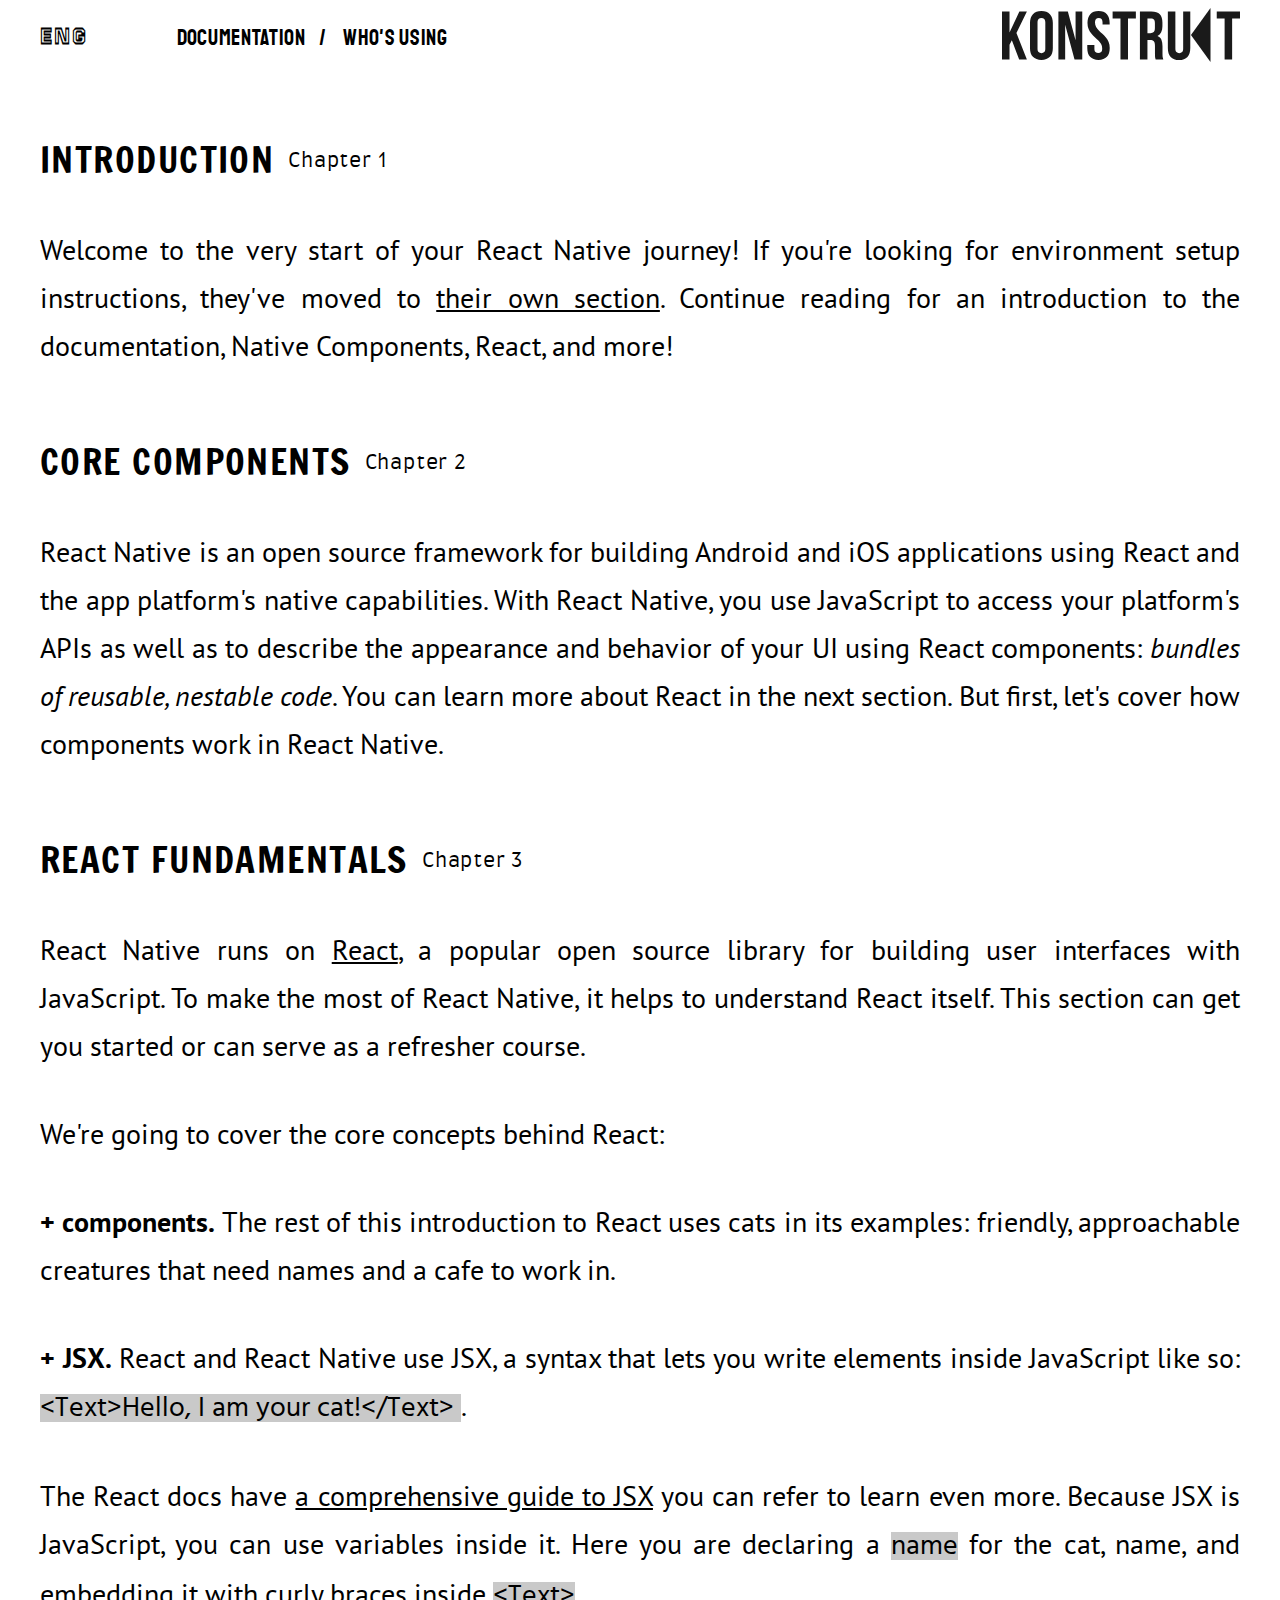
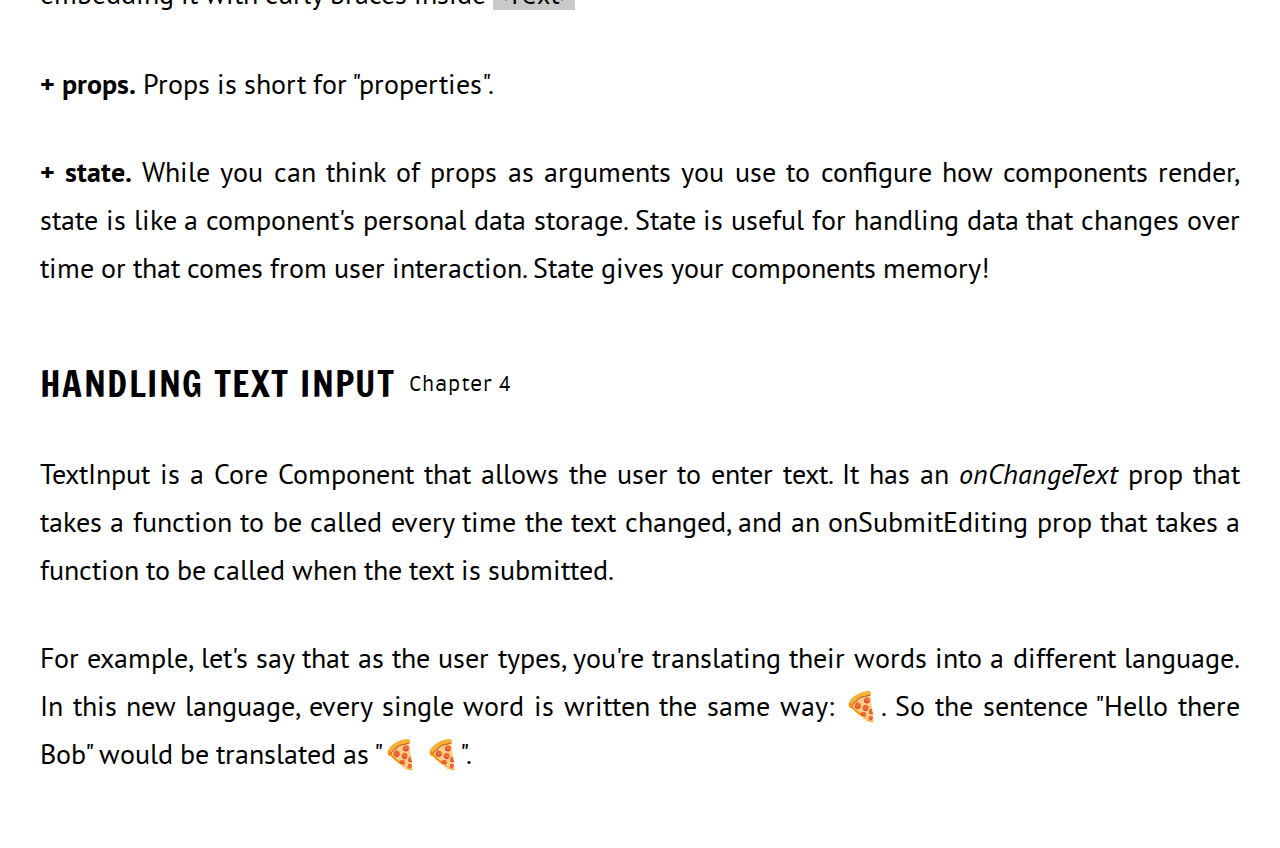
<file: index.html>
<!DOCTYPE html>
<html lang="en">
  <head>
    <meta charset="UTF-8" />
    <meta http-equiv="X-UA-Compatible" content="IE=edge" />
    <meta name="viewport" content="width=device-width, initial-scale=1.0" />
    <link rel="stylesheet" href="./css/fonts.css" />
    <link rel="stylesheet" href="./css/index.css" />
    <title>Practice 8</title>
  </head>
  <body>
    <div class="body-container">
      <header class="header">
        <div class="header-container">
          <span class="language-mode">ENG</span>
          <ul class="nav">
            <li class="nav-list">Documentation</li>
            <li class="nav-list">Who's using</li>
          </ul>
          <div class="logo-container">
            <img src="./src/img/company-logo-black.svg" alt="company-logo" />
          </div>
        </div>
      </header>
      <main>
        <div class="main-container">
          <section class="introduction-section">
            <h2>Introduction</h2>
            <sup>Chapter 1</sup>
            <p>
              Welcome to the very start of your React Native journey! If
              you&apos;re looking for environment setup instructions,
              they&apos;ve moved to
              <a href="#">their own section</a>. Continue reading for an
              introduction to the documentation, Native Components, React, and
              more!
            </p>
          </section>
          <section class="core-section">
            <h2>core components</h2>
            <sup>Chapter 2</sup>
            <p>
              React Native is an open source framework for building Android and
              iOS applications using React and the app platform&apos;s native
              capabilities. With React Native, you use JavaScript to access your
              platform&apos;s APIs as well as to describe the appearance and
              behavior of your UI using React components:
              <span class="italic-font">bundles of reusable, nestable code</span
              >. You can learn more about React in the next section. But first,
              let&apos;s cover how components work in React Native.
            </p>
          </section>
          <section class="fundamentals-section">
            <h2>react fundamentals</h2>
            <sup>Chapter 3</sup>
            <p>
              React Native runs on <a href="#">React</a>, a popular open source
              library for building user interfaces with JavaScript. To make the
              most of React Native, it helps to understand React itself. This
              section can get you started or can serve as a refresher course.
            </p>
            <p>We&apos;re going to cover the core concepts behind React:</p>
            <p>
              <span class="bold-font">+ components.</span> The rest of this
              introduction to React uses cats in its examples: friendly,
              approachable creatures that need names and a cafe to work in.
            </p>

            <p>
              <span class="bold-font">+ JSX.</span> React and React Native use
              JSX, a syntax that lets you write elements inside JavaScript like
              so: <mark> &lt;Text&gt;Hello, I am your cat!&lt;/Text&gt; </mark>.
            </p>
            <p>
              The React docs have
              <a href="#">a comprehensive guide to JSX</a> you can refer to
              learn even more. Because JSX is JavaScript, you can use variables
              inside it. Here you are declaring a <mark>name</mark> for the cat,
              name, and embedding it with curly braces inside
              <mark>&lt;Text&gt;</mark>
            </p>
            <p>
              <span class="bold-font">+ props.</span> Props is short for
              &quot;properties&quot;.
            </p>
            <p>
              <span class="bold-font">+ state.</span> While you can think of
              props as arguments you use to configure how components render,
              state is like a component&apos;s personal data storage. State is
              useful for handling data that changes over time or that comes from
              user interaction. State gives your components memory!
            </p>
          </section>
          <section class="text-input-section">
            <h2>handling text input</h2>
            <sup>Chapter 4</sup>
            <p>
              TextInput is a Core Component that allows the user to enter text.
              It has an <span class="italic-font">onChangeText</span> prop that
              takes a function to be called every time the text changed, and an
              onSubmitEditing prop that takes a function to be called when the
              text is submitted.
            </p>
            <p>
              For example, let&apos;s say that as the user types, you&apos;re
              translating their words into a different language. In this new
              language, every single word is written the same way: 🍕. So the
              sentence &quot;Hello there Bob&quot; would be translated as
              &quot;🍕 🍕&quot;.
            </p>
          </section>
        </div>
      </main>
    </div>
  </body>
</html>
</file>
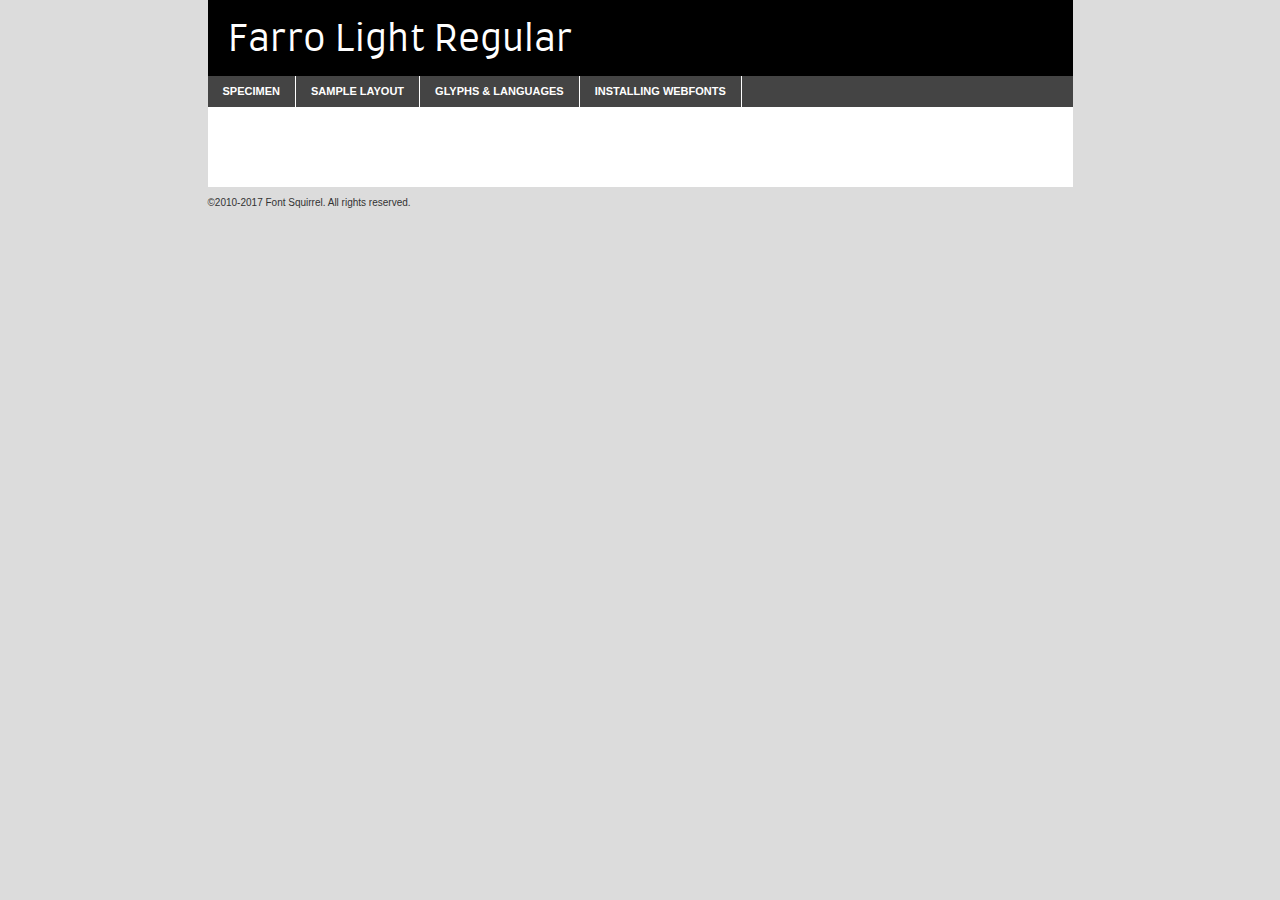
<file: fonts/farro-light-demo.html>
<!DOCTYPE html PUBLIC "-//W3C//DTD XHTML 1.0 Transitional//EN"
        "http://www.w3.org/TR/xhtml1/DTD/xhtml1-transitional.dtd">

<html xmlns="http://www.w3.org/1999/xhtml" xml:lang="en" lang="en">
<head>
    <meta http-equiv="Content-Type" content="text/html; charset=utf-8"/>
    <script src="http://ajax.googleapis.com/ajax/libs/jquery/1.7.2/jquery.min.js" type="text/javascript" charset="utf-8"></script>
    <script type="text/javascript">
		(function($) {
			$.fn.easyTabs = function(option) {
				var param = jQuery.extend({ fadeSpeed: 'fast', defaultContent: 1, activeClass: 'active' }, option);
				$(this).each(function() {
					var thisId = '#' + this.id;
					if ( param.defaultContent == '' )
					{
						param.defaultContent = 1;
					}
					if ( typeof param.defaultContent == 'number' )
					{
						var defaultTab = $(thisId + ' .tabs li:eq(' + (param.defaultContent - 1) + ') a').attr('href').substr(1);
					}
					else
					{
						var defaultTab = param.defaultContent;
					}
					$(thisId + ' .tabs li a').each(function() {
						var tabToHide = $(this).attr('href').substr(1);
						$('#' + tabToHide).addClass('easytabs-tab-content');
					});
					hideAll();
					changeContent(defaultTab);

					function hideAll() {$(thisId + ' .easytabs-tab-content').hide();}

					function changeContent(tabId)
					{
						hideAll();
						$(thisId + ' .tabs li').removeClass(param.activeClass);
						$(thisId + ' .tabs li a[href=#' + tabId + ']').closest('li').addClass(param.activeClass);
						if ( param.fadeSpeed != 'none' )
						{
							$(thisId + ' #' + tabId).fadeIn(param.fadeSpeed);
						}
						else
						{
							$(thisId + ' #' + tabId).show();
						}
					}

					$(thisId + ' .tabs li').click(function() {
						var tabId = $(this).find('a').attr('href').substr(1);
						changeContent(tabId);
						return false;
					});
				});
			}
		})(jQuery);
    </script>
    <link rel="stylesheet" href="specimen_files/specimen_stylesheet.css" type="text/css" charset="utf-8"/>
    <link rel="stylesheet" href="stylesheet.css" type="text/css" charset="utf-8"/>

    <style type="text/css">
        		body {
			font-family: 'farrolight';
        		}

            </style>

    <title>Farro Light Regular Specimen</title>


    <script type="text/javascript" charset="utf-8">
		$(document).ready(function() {
			$('#container').easyTabs({ defaultContent: 1 });
		});
    </script>
</head>

<body>
<div id="container">
    <div id="header">
		Farro Light Regular    </div>
    <ul class="tabs">
        <li><a href="#specimen">Specimen</a></li>
        <li><a href="#layout">Sample Layout</a></li>
		        <li><a href="#glyphs">Glyphs &amp; Languages</a></li>
        <li><a href="#installing">Installing Webfonts</a></li>

    </ul>

    <div id="main_content">


        <div id="specimen">

            <div class="section">
                <div class="grid12 firstcol">
                    <div class="huge">AaBb</div>
                </div>
            </div>

            <div class="section">
                <div class="glyph_range">A&#x200B;B&#x200b;C&#x200b;D&#x200b;E&#x200b;F&#x200b;G&#x200b;H&#x200b;I&#x200b;J&#x200b;K&#x200b;L&#x200b;M&#x200b;N&#x200b;O&#x200b;P&#x200b;Q&#x200b;R&#x200b;S&#x200b;T&#x200b;U&#x200b;V&#x200b;W&#x200b;X&#x200b;Y&#x200b;Z&#x200b;a&#x200b;b&#x200b;c&#x200b;d&#x200b;e&#x200b;f&#x200b;g&#x200b;h&#x200b;i&#x200b;j&#x200b;k&#x200b;l&#x200b;m&#x200b;n&#x200b;o&#x200b;p&#x200b;q&#x200b;r&#x200b;s&#x200b;t&#x200b;u&#x200b;v&#x200b;w&#x200b;x&#x200b;y&#x200b;z&#x200b;1&#x200b;2&#x200b;3&#x200b;4&#x200b;5&#x200b;6&#x200b;7&#x200b;8&#x200b;9&#x200b;0&#x200b;&amp;&#x200b;.&#x200b;,&#x200b;?&#x200b;!&#x200b;&#64;&#x200b;(&#x200b;)&#x200b;#&#x200b;$&#x200b;%&#x200b;*&#x200b;+&#x200b;-&#x200b;=&#x200b;:&#x200b;;</div>
            </div>
            <div class="section">
                <div class="grid12 firstcol">
                    <table class="sample_table">
                        <tr>
                            <td>10</td>
                            <td class="size10">abcdefghijklmnopqrstuvwxyzABCDEFGHIJKLMNOPQRSTUVWXYZ0123456789abcdefghijklmnopqrstuvwxyzABCDEFGHIJKLMNOPQRSTUVWXYZ0123456789abcdefghijklmnopqrstuvwxyzABCDEFGHIJKLMNOPQRSTUVWXYZ</td>
                        </tr>
                        <tr>
                            <td>11</td>
                            <td class="size11">abcdefghijklmnopqrstuvwxyzABCDEFGHIJKLMNOPQRSTUVWXYZ0123456789abcdefghijklmnopqrstuvwxyzABCDEFGHIJKLMNOPQRSTUVWXYZ0123456789abcdefghijklmnopqrstuvwxyzABCDEFGHIJKLMNOPQRSTUVWXYZ</td>
                        </tr>
                        <tr>
                            <td>12</td>
                            <td class="size12">abcdefghijklmnopqrstuvwxyzABCDEFGHIJKLMNOPQRSTUVWXYZ0123456789abcdefghijklmnopqrstuvwxyzABCDEFGHIJKLMNOPQRSTUVWXYZ0123456789abcdefghijklmnopqrstuvwxyzABCDEFGHIJKLMNOPQRSTUVWXYZ</td>
                        </tr>
                        <tr>
                            <td>13</td>
                            <td class="size13">abcdefghijklmnopqrstuvwxyzABCDEFGHIJKLMNOPQRSTUVWXYZ0123456789abcdefghijklmnopqrstuvwxyzABCDEFGHIJKLMNOPQRSTUVWXYZ0123456789abcdefghijklmnopqrstuvwxyzABCDEFGHIJKLMNOPQRSTUVWXYZ</td>
                        </tr>
                        <tr>
                            <td>14</td>
                            <td class="size14">abcdefghijklmnopqrstuvwxyzABCDEFGHIJKLMNOPQRSTUVWXYZ0123456789abcdefghijklmnopqrstuvwxyzABCDEFGHIJKLMNOPQRSTUVWXYZ0123456789abcdefghijklmnopqrstuvwxyzABCDEFGHIJKLMNOPQRSTUVWXYZ</td>
                        </tr>
                        <tr>
                            <td>16</td>
                            <td class="size16">abcdefghijklmnopqrstuvwxyzABCDEFGHIJKLMNOPQRSTUVWXYZ0123456789abcdefghijklmnopqrstuvwxyzABCDEFGHIJKLMNOPQRSTUVWXYZ</td>
                        </tr>
                        <tr>
                            <td>18</td>
                            <td class="size18">abcdefghijklmnopqrstuvwxyzABCDEFGHIJKLMNOPQRSTUVWXYZ0123456789abcdefghijklmnopqrstuvwxyzABCDEFGHIJKLMNOPQRSTUVWXYZ</td>
                        </tr>
                        <tr>
                            <td>20</td>
                            <td class="size20">abcdefghijklmnopqrstuvwxyzABCDEFGHIJKLMNOPQRSTUVWXYZ0123456789abcdefghijklmnopqrstuvwxyzABCDEFGHIJKLMNOPQRSTUVWXYZ</td>
                        </tr>
                        <tr>
                            <td>24</td>
                            <td class="size24">abcdefghijklmnopqrstuvwxyzABCDEFGHIJKLMNOPQRSTUVWXYZ0123456789abcdefghijklmnopqrstuvwxyzABCDEFGHIJKLMNOPQRSTUVWXYZ</td>
                        </tr>
                        <tr>
                            <td>30</td>
                            <td class="size30">abcdefghijklmnopqrstuvwxyzABCDEFGHIJKLMNOPQRSTUVWXYZ0123456789abcdefghijklmnopqrstuvwxyzABCDEFGHIJKLMNOPQRSTUVWXYZ</td>
                        </tr>
                        <tr>
                            <td>36</td>
                            <td class="size36">abcdefghijklmnopqrstuvwxyzABCDEFGHIJKLMNOPQRSTUVWXYZ0123456789abcdefghijklmnopqrstuvwxyzABCDEFGHIJKLMNOPQRSTUVWXYZ</td>
                        </tr>
                        <tr>
                            <td>48</td>
                            <td class="size48">abcdefghijklmnopqrstuvwxyzABCDEFGHIJKLMNOPQRSTUVWXYZ0123456789abcdefghijklmnopqrstuvwxyzABCDEFGHIJKLMNOPQRSTUVWXYZ</td>
                        </tr>
                        <tr>
                            <td>60</td>
                            <td class="size60">abcdefghijklmnopqrstuvwxyzABCDEFGHIJKLMNOPQRSTUVWXYZ0123456789abcdefghijklmnopqrstuvwxyzABCDEFGHIJKLMNOPQRSTUVWXYZ</td>
                        </tr>
                        <tr>
                            <td>72</td>
                            <td class="size72">abcdefghijklmnopqrstuvwxyzABCDEFGHIJKLMNOPQRSTUVWXYZ0123456789abcdefghijklmnopqrstuvwxyzABCDEFGHIJKLMNOPQRSTUVWXYZ</td>
                        </tr>
                        <tr>
                            <td>90</td>
                            <td class="size90">abcdefghijklmnopqrstuvwxyzABCDEFGHIJKLMNOPQRSTUVWXYZ0123456789abcdefghijklmnopqrstuvwxyzABCDEFGHIJKLMNOPQRSTUVWXYZ</td>
                        </tr>
                    </table>

                </div>

            </div>


            <div class="section" id="bodycomparison">


                <div id="xheight">
                    <div class="fontbody">&#x25FC;&#x25FC;&#x25FC;&#x25FC;&#x25FC;&#x25FC;&#x25FC;&#x25FC;&#x25FC;&#x25FC;&#x25FC;&#x25FC;&#x25FC;&#x25FC;&#x25FC;&#x25FC;&#x25FC;&#x25FC;&#x25FC;&#x25FC;&#x25FC;&#x25FC;&#x25FC;&#x25FC;&#x25FC;&#x25FC;&#x25FC;&#x25FC;&#x25FC;&#x25FC;&#x25FC;&#x25FC;&#x25FC;&#x25FC;&#x25FC;&#x25FC;&#x25FC;&#x25FC;&#x25FC;&#x25FC;&#x25FC;&#x25FC;&#x25FC;&#x25FC;&#x25FC;&#x25FC;&#x25FC;&#x25FC;&#x25FC;&#x25FC;&#x25FC;&#x25FC;&#x25FC;&#x25FC;&#x25FC;&#x25FC;&#x25FC;&#x25FC;&#x25FC;&#x25FC;&#x25FC;&#x25FC;&#x25FC;&#x25FC;&#x25FC;&#x25FC;&#x25FC;&#x25FC;&#x25FC;&#x25FC;&#x25FC;&#x25FC;&#x25FC;&#x25FC;&#x25FC;&#x25FC;&#x25FC;&#x25FC;&#x25FC;&#x25FC;&#x25FC;&#x25FC;&#x25FC;&#x25FC;&#x25FC;&#x25FC;&#x25FC;&#x25FC;&#x25FC;&#x25FC;&#x25FC;&#x25FC;&#x25FC;&#x25FC;&#x25FC;&#x25FC;&#x25FC;&#x25FC;&#x25FC;body</div>
                    <div class="arialbody">body</div>
                    <div class="verdanabody">body</div>
                    <div class="georgiabody">body</div>
                </div>
                <div class="fontbody" style="z-index:1">
                    body<span>Farro Light Regular</span>
                </div>
                <div class="arialbody" style="z-index:1">
                    body<span>Arial</span>
                </div>
                <div class="verdanabody" style="z-index:1">
                    body<span>Verdana</span>
                </div>
                <div class="georgiabody" style="z-index:1">
                    body<span>Georgia</span>
                </div>


            </div>


            <div class="section psample psample_row1" id="">

                <div class="grid2 firstcol">
                    <p class="size10"><span>10.</span>Aenean lacinia bibendum nulla sed consectetur. Fusce dapibus, tellus ac cursus commodo, tortor mauris condimentum nibh, ut fermentum massa justo sit amet risus. Nullam id dolor id nibh ultricies vehicula ut id elit. Cum sociis natoque penatibus et magnis dis parturient montes, nascetur ridiculus mus. Nulla vitae elit libero, a pharetra augue.</p>

                </div>
                <div class="grid3">
                    <p class="size11"><span>11.</span>Aenean lacinia bibendum nulla sed consectetur. Fusce dapibus, tellus ac cursus commodo, tortor mauris condimentum nibh, ut fermentum massa justo sit amet risus. Nullam id dolor id nibh ultricies vehicula ut id elit. Cum sociis natoque penatibus et magnis dis parturient montes, nascetur ridiculus mus. Nulla vitae elit libero, a pharetra augue.</p>

                </div>
                <div class="grid3">
                    <p class="size12"><span>12.</span>Aenean lacinia bibendum nulla sed consectetur. Fusce dapibus, tellus ac cursus commodo, tortor mauris condimentum nibh, ut fermentum massa justo sit amet risus. Nullam id dolor id nibh ultricies vehicula ut id elit. Cum sociis natoque penatibus et magnis dis parturient montes, nascetur ridiculus mus. Nulla vitae elit libero, a pharetra augue.</p>

                </div>
                <div class="grid4">
                    <p class="size13"><span>13.</span>Aenean lacinia bibendum nulla sed consectetur. Fusce dapibus, tellus ac cursus commodo, tortor mauris condimentum nibh, ut fermentum massa justo sit amet risus. Nullam id dolor id nibh ultricies vehicula ut id elit. Cum sociis natoque penatibus et magnis dis parturient montes, nascetur ridiculus mus. Nulla vitae elit libero, a pharetra augue.</p>

                </div>
                <div class="white_blend"></div>

            </div>
            <div class="section psample psample_row2" id="">
                <div class="grid3 firstcol">
                    <p class="size14"><span>14.</span>Aenean lacinia bibendum nulla sed consectetur. Fusce dapibus, tellus ac cursus commodo, tortor mauris condimentum nibh, ut fermentum massa justo sit amet risus. Nullam id dolor id nibh ultricies vehicula ut id elit. Cum sociis natoque penatibus et magnis dis parturient montes, nascetur ridiculus mus. Nulla vitae elit libero, a pharetra augue.</p>

                </div>
                <div class="grid4">
                    <p class="size16"><span>16.</span>Aenean lacinia bibendum nulla sed consectetur. Fusce dapibus, tellus ac cursus commodo, tortor mauris condimentum nibh, ut fermentum massa justo sit amet risus. Nullam id dolor id nibh ultricies vehicula ut id elit. Cum sociis natoque penatibus et magnis dis parturient montes, nascetur ridiculus mus. Nulla vitae elit libero, a pharetra augue.</p>

                </div>
                <div class="grid5">
                    <p class="size18"><span>18.</span>Aenean lacinia bibendum nulla sed consectetur. Fusce dapibus, tellus ac cursus commodo, tortor mauris condimentum nibh, ut fermentum massa justo sit amet risus. Nullam id dolor id nibh ultricies vehicula ut id elit. Cum sociis natoque penatibus et magnis dis parturient montes, nascetur ridiculus mus. Nulla vitae elit libero, a pharetra augue.</p>

                </div>

                <div class="white_blend"></div>

            </div>

            <div class="section psample psample_row3" id="">
                <div class="grid5 firstcol">
                    <p class="size20"><span>20.</span>Aenean lacinia bibendum nulla sed consectetur. Fusce dapibus, tellus ac cursus commodo, tortor mauris condimentum nibh, ut fermentum massa justo sit amet risus. Nullam id dolor id nibh ultricies vehicula ut id elit. Cum sociis natoque penatibus et magnis dis parturient montes, nascetur ridiculus mus. Nulla vitae elit libero, a pharetra augue.</p>
                </div>
                <div class="grid7">
                    <p class="size24"><span>24.</span>Aenean lacinia bibendum nulla sed consectetur. Fusce dapibus, tellus ac cursus commodo, tortor mauris condimentum nibh, ut fermentum massa justo sit amet risus. Nullam id dolor id nibh ultricies vehicula ut id elit. Cum sociis natoque penatibus et magnis dis parturient montes, nascetur ridiculus mus. Nulla vitae elit libero, a pharetra augue.</p>
                </div>

                <div class="white_blend"></div>

            </div>

            <div class="section psample psample_row4" id="">
                <div class="grid12 firstcol">
                    <p class="size30"><span>30.</span>Aenean lacinia bibendum nulla sed consectetur. Fusce dapibus, tellus ac cursus commodo, tortor mauris condimentum nibh, ut fermentum massa justo sit amet risus. Nullam id dolor id nibh ultricies vehicula ut id elit. Cum sociis natoque penatibus et magnis dis parturient montes, nascetur ridiculus mus. Nulla vitae elit libero, a pharetra augue.</p>
                </div>
                <div class="white_blend"></div>

            </div>


            <div class="section psample psample_row1 fullreverse">
                <div class="grid2 firstcol">
                    <p class="size10"><span>10.</span>Aenean lacinia bibendum nulla sed consectetur. Fusce dapibus, tellus ac cursus commodo, tortor mauris condimentum nibh, ut fermentum massa justo sit amet risus. Nullam id dolor id nibh ultricies vehicula ut id elit. Cum sociis natoque penatibus et magnis dis parturient montes, nascetur ridiculus mus. Nulla vitae elit libero, a pharetra augue.</p>

                </div>
                <div class="grid3">
                    <p class="size11"><span>11.</span>Aenean lacinia bibendum nulla sed consectetur. Fusce dapibus, tellus ac cursus commodo, tortor mauris condimentum nibh, ut fermentum massa justo sit amet risus. Nullam id dolor id nibh ultricies vehicula ut id elit. Cum sociis natoque penatibus et magnis dis parturient montes, nascetur ridiculus mus. Nulla vitae elit libero, a pharetra augue.</p>

                </div>
                <div class="grid3">
                    <p class="size12"><span>12.</span>Aenean lacinia bibendum nulla sed consectetur. Fusce dapibus, tellus ac cursus commodo, tortor mauris condimentum nibh, ut fermentum massa justo sit amet risus. Nullam id dolor id nibh ultricies vehicula ut id elit. Cum sociis natoque penatibus et magnis dis parturient montes, nascetur ridiculus mus. Nulla vitae elit libero, a pharetra augue.</p>

                </div>
                <div class="grid4">
                    <p class="size13"><span>13.</span>Aenean lacinia bibendum nulla sed consectetur. Fusce dapibus, tellus ac cursus commodo, tortor mauris condimentum nibh, ut fermentum massa justo sit amet risus. Nullam id dolor id nibh ultricies vehicula ut id elit. Cum sociis natoque penatibus et magnis dis parturient montes, nascetur ridiculus mus. Nulla vitae elit libero, a pharetra augue.</p>

                </div>
                <div class="black_blend"></div>

            </div>

            <div class="section psample psample_row2 fullreverse">
                <div class="grid3 firstcol">
                    <p class="size14"><span>14.</span>Aenean lacinia bibendum nulla sed consectetur. Fusce dapibus, tellus ac cursus commodo, tortor mauris condimentum nibh, ut fermentum massa justo sit amet risus. Nullam id dolor id nibh ultricies vehicula ut id elit. Cum sociis natoque penatibus et magnis dis parturient montes, nascetur ridiculus mus. Nulla vitae elit libero, a pharetra augue.</p>

                </div>
                <div class="grid4">
                    <p class="size16"><span>16.</span>Aenean lacinia bibendum nulla sed consectetur. Fusce dapibus, tellus ac cursus commodo, tortor mauris condimentum nibh, ut fermentum massa justo sit amet risus. Nullam id dolor id nibh ultricies vehicula ut id elit. Cum sociis natoque penatibus et magnis dis parturient montes, nascetur ridiculus mus. Nulla vitae elit libero, a pharetra augue.</p>

                </div>
                <div class="grid5">
                    <p class="size18"><span>18.</span>Aenean lacinia bibendum nulla sed consectetur. Fusce dapibus, tellus ac cursus commodo, tortor mauris condimentum nibh, ut fermentum massa justo sit amet risus. Nullam id dolor id nibh ultricies vehicula ut id elit. Cum sociis natoque penatibus et magnis dis parturient montes, nascetur ridiculus mus. Nulla vitae elit libero, a pharetra augue.</p>

                </div>
                <div class="black_blend"></div>

            </div>

            <div class="section psample fullreverse psample_row3" id="">
                <div class="grid5 firstcol">
                    <p class="size20"><span>20.</span>Aenean lacinia bibendum nulla sed consectetur. Fusce dapibus, tellus ac cursus commodo, tortor mauris condimentum nibh, ut fermentum massa justo sit amet risus. Nullam id dolor id nibh ultricies vehicula ut id elit. Cum sociis natoque penatibus et magnis dis parturient montes, nascetur ridiculus mus. Nulla vitae elit libero, a pharetra augue.</p>
                </div>
                <div class="grid7">
                    <p class="size24"><span>24.</span>Aenean lacinia bibendum nulla sed consectetur. Fusce dapibus, tellus ac cursus commodo, tortor mauris condimentum nibh, ut fermentum massa justo sit amet risus. Nullam id dolor id nibh ultricies vehicula ut id elit. Cum sociis natoque penatibus et magnis dis parturient montes, nascetur ridiculus mus. Nulla vitae elit libero, a pharetra augue.</p>
                </div>

                <div class="black_blend"></div>

            </div>

            <div class="section psample fullreverse psample_row4" id="" style="border-bottom: 20px #000 solid;">
                <div class="grid12 firstcol">
                    <p class="size30"><span>30.</span>Aenean lacinia bibendum nulla sed consectetur. Fusce dapibus, tellus ac cursus commodo, tortor mauris condimentum nibh, ut fermentum massa justo sit amet risus. Nullam id dolor id nibh ultricies vehicula ut id elit. Cum sociis natoque penatibus et magnis dis parturient montes, nascetur ridiculus mus. Nulla vitae elit libero, a pharetra augue.</p>
                </div>
                <div class="black_blend"></div>

            </div>


        </div>

        <div id="layout">

            <div class="section">

                <div class="grid12 firstcol">
                    <h1>Lorem Ipsum Dolor</h1>
                    <h2>Etiam porta sem malesuada magna mollis euismod</h2>

                    <p class="byline">By <a href="#link">Aenean Lacinia</a></p>
                </div>
            </div>
            <div class="section">
                <div class="grid8 firstcol">
                    <p class="large">Donec sed odio dui. Morbi leo risus, porta ac consectetur ac, vestibulum at eros. Fusce dapibus, tellus ac cursus commodo, tortor mauris condimentum nibh, ut fermentum massa justo sit amet risus. </p>


                    <h3>Pellentesque ornare sem</h3>

                    <p>Maecenas sed diam eget risus varius blandit sit amet non magna. Maecenas faucibus mollis interdum. Donec ullamcorper nulla non metus auctor fringilla. Nullam id dolor id nibh ultricies vehicula ut id elit. Nullam id dolor id nibh ultricies vehicula ut id elit. </p>

                    <p>Aenean eu leo quam. Pellentesque ornare sem lacinia quam venenatis vestibulum. Lorem ipsum dolor sit amet, consectetur adipiscing elit. Cum sociis natoque penatibus et magnis dis parturient montes, nascetur ridiculus mus. </p>

                    <p>Nulla vitae elit libero, a pharetra augue. Praesent commodo cursus magna, vel scelerisque nisl consectetur et. Aenean lacinia bibendum nulla sed consectetur. </p>

                    <p>Nullam quis risus eget urna mollis ornare vel eu leo. Nullam quis risus eget urna mollis ornare vel eu leo. Maecenas sed diam eget risus varius blandit sit amet non magna. Donec ullamcorper nulla non metus auctor fringilla. </p>

                    <h3>Cras mattis consectetur</h3>

                    <p>Aenean eu leo quam. Pellentesque ornare sem lacinia quam venenatis vestibulum. Aenean lacinia bibendum nulla sed consectetur. Integer posuere erat a ante venenatis dapibus posuere velit aliquet. Cras mattis consectetur purus sit amet fermentum. </p>

                    <p>Nullam id dolor id nibh ultricies vehicula ut id elit. Nullam quis risus eget urna mollis ornare vel eu leo. Cras mattis consectetur purus sit amet fermentum.</p>
                </div>

                <div class="grid4 sidebar">

                    <div class="box reverse">
                        <p class="last">Nullam quis risus eget urna mollis ornare vel eu leo. Donec ullamcorper nulla non metus auctor fringilla. Cras mattis consectetur purus sit amet fermentum. Sed posuere consectetur est at lobortis. Lorem ipsum dolor sit amet, consectetur adipiscing elit. </p>
                    </div>

                    <p class="caption">Maecenas sed diam eget risus varius.</p>

                    <p>Vestibulum id ligula porta felis euismod semper. Integer posuere erat a ante venenatis dapibus posuere velit aliquet. Vestibulum id ligula porta felis euismod semper. Sed posuere consectetur est at lobortis. Maecenas sed diam eget risus varius blandit sit amet non magna. Fusce dapibus, tellus ac cursus commodo, tortor mauris condimentum nibh, ut fermentum massa justo sit amet risus. </p>


                    <p>Duis mollis, est non commodo luctus, nisi erat porttitor ligula, eget lacinia odio sem nec elit. Aenean lacinia bibendum nulla sed consectetur. Vivamus sagittis lacus vel augue laoreet rutrum faucibus dolor auctor. Aenean lacinia bibendum nulla sed consectetur. Nullam quis risus eget urna mollis ornare vel eu leo. </p>

                    <p>Praesent commodo cursus magna, vel scelerisque nisl consectetur et. Donec ullamcorper nulla non metus auctor fringilla. Maecenas faucibus mollis interdum. Fusce dapibus, tellus ac cursus commodo, tortor mauris condimentum nibh, ut fermentum massa justo sit amet risus. </p>

                </div>
            </div>

        </div>


		

        <div id="glyphs">
            <div class="section">
                <div class="grid12 firstcol">

                    <h1>Language Support</h1>
                    <p>The subset of Farro Light Regular in this kit supports the following languages:<br/>

						Albanian, Basque, Breton, Chamorro, Danish, Dutch, English, Faroese, Finnish, French, Frisian, Galician, German, Icelandic, Italian, Malagasy, Norwegian, Portuguese, Spanish, Alsatian, Aragonese, Arapaho, Arrernte, Asturian, Aymara, Bislama, Cebuano, Corsican, Fijian, French_creole, Genoese, Gilbertese, Greenlandic, Haitian_creole, Hiligaynon, Hmong, Hopi, Ibanag, Iloko_ilokano, Indonesian, Interglossa_glosa, Interlingua, Irish_gaelic, Jerriais, Lojban, Lombard, Luxembourgeois, Manx, Mohawk, Norfolk_pitcairnese, Occitan, Oromo, Pangasinan, Papiamento, Piedmontese, Potawatomi, Rhaeto-romance, Romansh, Rotokas, Sami_lule, Samoan, Sardinian, Scots_gaelic, Seychelles_creole, Shona, Sicilian, Somali, Southern_ndebele, Swahili, Swati_swazi, Tagalog_filipino_pilipino, Tetum, Tok_pisin, Uyghur_latinized, Volapuk, Walloon, Warlpiri, Xhosa, Yapese, Zulu, Latinbasic, Ubasic, Demo                    </p>
                    <h1>Glyph Chart</h1>
                    <p>The subset of Farro Light Regular in this kit includes all the glyphs listed below. Unicode entities are included above each glyph to help you insert individual characters into your layout.</p>
                    <div id="glyph_chart">

																																	                                <div><p>&amp;#13;</p>&#13;</div>
																				                                <div><p>&amp;#32;</p>&#32;</div>
																				                                <div><p>&amp;#33;</p>&#33;</div>
																				                                <div><p>&amp;#34;</p>&#34;</div>
																				                                <div><p>&amp;#35;</p>&#35;</div>
																				                                <div><p>&amp;#36;</p>&#36;</div>
																				                                <div><p>&amp;#37;</p>&#37;</div>
																				                                <div><p>&amp;#38;</p>&#38;</div>
																				                                <div><p>&amp;#39;</p>&#39;</div>
																				                                <div><p>&amp;#40;</p>&#40;</div>
																				                                <div><p>&amp;#41;</p>&#41;</div>
																				                                <div><p>&amp;#42;</p>&#42;</div>
																				                                <div><p>&amp;#43;</p>&#43;</div>
																				                                <div><p>&amp;#44;</p>&#44;</div>
																				                                <div><p>&amp;#45;</p>&#45;</div>
																				                                <div><p>&amp;#46;</p>&#46;</div>
																				                                <div><p>&amp;#47;</p>&#47;</div>
																				                                <div><p>&amp;#48;</p>&#48;</div>
																				                                <div><p>&amp;#49;</p>&#49;</div>
																				                                <div><p>&amp;#50;</p>&#50;</div>
																				                                <div><p>&amp;#51;</p>&#51;</div>
																				                                <div><p>&amp;#52;</p>&#52;</div>
																				                                <div><p>&amp;#53;</p>&#53;</div>
																				                                <div><p>&amp;#54;</p>&#54;</div>
																				                                <div><p>&amp;#55;</p>&#55;</div>
																				                                <div><p>&amp;#56;</p>&#56;</div>
																				                                <div><p>&amp;#57;</p>&#57;</div>
																				                                <div><p>&amp;#58;</p>&#58;</div>
																				                                <div><p>&amp;#59;</p>&#59;</div>
																				                                <div><p>&amp;#60;</p>&#60;</div>
																				                                <div><p>&amp;#61;</p>&#61;</div>
																				                                <div><p>&amp;#62;</p>&#62;</div>
																				                                <div><p>&amp;#63;</p>&#63;</div>
																				                                <div><p>&amp;#64;</p>&#64;</div>
																				                                <div><p>&amp;#65;</p>&#65;</div>
																				                                <div><p>&amp;#66;</p>&#66;</div>
																				                                <div><p>&amp;#67;</p>&#67;</div>
																				                                <div><p>&amp;#68;</p>&#68;</div>
																				                                <div><p>&amp;#69;</p>&#69;</div>
																				                                <div><p>&amp;#70;</p>&#70;</div>
																				                                <div><p>&amp;#71;</p>&#71;</div>
																				                                <div><p>&amp;#72;</p>&#72;</div>
																				                                <div><p>&amp;#73;</p>&#73;</div>
																				                                <div><p>&amp;#74;</p>&#74;</div>
																				                                <div><p>&amp;#75;</p>&#75;</div>
																				                                <div><p>&amp;#76;</p>&#76;</div>
																				                                <div><p>&amp;#77;</p>&#77;</div>
																				                                <div><p>&amp;#78;</p>&#78;</div>
																				                                <div><p>&amp;#79;</p>&#79;</div>
																				                                <div><p>&amp;#80;</p>&#80;</div>
																				                                <div><p>&amp;#81;</p>&#81;</div>
																				                                <div><p>&amp;#82;</p>&#82;</div>
																				                                <div><p>&amp;#83;</p>&#83;</div>
																				                                <div><p>&amp;#84;</p>&#84;</div>
																				                                <div><p>&amp;#85;</p>&#85;</div>
																				                                <div><p>&amp;#86;</p>&#86;</div>
																				                                <div><p>&amp;#87;</p>&#87;</div>
																				                                <div><p>&amp;#88;</p>&#88;</div>
																				                                <div><p>&amp;#89;</p>&#89;</div>
																				                                <div><p>&amp;#90;</p>&#90;</div>
																				                                <div><p>&amp;#91;</p>&#91;</div>
																				                                <div><p>&amp;#92;</p>&#92;</div>
																				                                <div><p>&amp;#93;</p>&#93;</div>
																				                                <div><p>&amp;#94;</p>&#94;</div>
																				                                <div><p>&amp;#95;</p>&#95;</div>
																				                                <div><p>&amp;#96;</p>&#96;</div>
																				                                <div><p>&amp;#97;</p>&#97;</div>
																				                                <div><p>&amp;#98;</p>&#98;</div>
																				                                <div><p>&amp;#99;</p>&#99;</div>
																				                                <div><p>&amp;#100;</p>&#100;</div>
																				                                <div><p>&amp;#101;</p>&#101;</div>
																				                                <div><p>&amp;#102;</p>&#102;</div>
																				                                <div><p>&amp;#103;</p>&#103;</div>
																				                                <div><p>&amp;#104;</p>&#104;</div>
																				                                <div><p>&amp;#105;</p>&#105;</div>
																				                                <div><p>&amp;#106;</p>&#106;</div>
																				                                <div><p>&amp;#107;</p>&#107;</div>
																				                                <div><p>&amp;#108;</p>&#108;</div>
																				                                <div><p>&amp;#109;</p>&#109;</div>
																				                                <div><p>&amp;#110;</p>&#110;</div>
																				                                <div><p>&amp;#111;</p>&#111;</div>
																				                                <div><p>&amp;#112;</p>&#112;</div>
																				                                <div><p>&amp;#113;</p>&#113;</div>
																				                                <div><p>&amp;#114;</p>&#114;</div>
																				                                <div><p>&amp;#115;</p>&#115;</div>
																				                                <div><p>&amp;#116;</p>&#116;</div>
																				                                <div><p>&amp;#117;</p>&#117;</div>
																				                                <div><p>&amp;#118;</p>&#118;</div>
																				                                <div><p>&amp;#119;</p>&#119;</div>
																				                                <div><p>&amp;#120;</p>&#120;</div>
																				                                <div><p>&amp;#121;</p>&#121;</div>
																				                                <div><p>&amp;#122;</p>&#122;</div>
																				                                <div><p>&amp;#123;</p>&#123;</div>
																				                                <div><p>&amp;#124;</p>&#124;</div>
																				                                <div><p>&amp;#125;</p>&#125;</div>
																				                                <div><p>&amp;#126;</p>&#126;</div>
																				                                <div><p>&amp;#160;</p>&#160;</div>
																				                                <div><p>&amp;#161;</p>&#161;</div>
																				                                <div><p>&amp;#162;</p>&#162;</div>
																				                                <div><p>&amp;#163;</p>&#163;</div>
																				                                <div><p>&amp;#164;</p>&#164;</div>
																				                                <div><p>&amp;#165;</p>&#165;</div>
																				                                <div><p>&amp;#166;</p>&#166;</div>
																				                                <div><p>&amp;#167;</p>&#167;</div>
																				                                <div><p>&amp;#168;</p>&#168;</div>
																				                                <div><p>&amp;#169;</p>&#169;</div>
																				                                <div><p>&amp;#170;</p>&#170;</div>
																				                                <div><p>&amp;#171;</p>&#171;</div>
																				                                <div><p>&amp;#172;</p>&#172;</div>
																				                                <div><p>&amp;#173;</p>&#173;</div>
																				                                <div><p>&amp;#174;</p>&#174;</div>
																				                                <div><p>&amp;#175;</p>&#175;</div>
																				                                <div><p>&amp;#176;</p>&#176;</div>
																				                                <div><p>&amp;#177;</p>&#177;</div>
																				                                <div><p>&amp;#178;</p>&#178;</div>
																				                                <div><p>&amp;#179;</p>&#179;</div>
																				                                <div><p>&amp;#180;</p>&#180;</div>
																				                                <div><p>&amp;#181;</p>&#181;</div>
																				                                <div><p>&amp;#182;</p>&#182;</div>
																				                                <div><p>&amp;#183;</p>&#183;</div>
																				                                <div><p>&amp;#184;</p>&#184;</div>
																				                                <div><p>&amp;#185;</p>&#185;</div>
																				                                <div><p>&amp;#186;</p>&#186;</div>
																				                                <div><p>&amp;#187;</p>&#187;</div>
																				                                <div><p>&amp;#188;</p>&#188;</div>
																				                                <div><p>&amp;#189;</p>&#189;</div>
																				                                <div><p>&amp;#190;</p>&#190;</div>
																				                                <div><p>&amp;#191;</p>&#191;</div>
																				                                <div><p>&amp;#192;</p>&#192;</div>
																				                                <div><p>&amp;#193;</p>&#193;</div>
																				                                <div><p>&amp;#194;</p>&#194;</div>
																				                                <div><p>&amp;#195;</p>&#195;</div>
																				                                <div><p>&amp;#196;</p>&#196;</div>
																				                                <div><p>&amp;#197;</p>&#197;</div>
																				                                <div><p>&amp;#198;</p>&#198;</div>
																				                                <div><p>&amp;#199;</p>&#199;</div>
																				                                <div><p>&amp;#200;</p>&#200;</div>
																				                                <div><p>&amp;#201;</p>&#201;</div>
																				                                <div><p>&amp;#202;</p>&#202;</div>
																				                                <div><p>&amp;#203;</p>&#203;</div>
																				                                <div><p>&amp;#204;</p>&#204;</div>
																				                                <div><p>&amp;#205;</p>&#205;</div>
																				                                <div><p>&amp;#206;</p>&#206;</div>
																				                                <div><p>&amp;#207;</p>&#207;</div>
																				                                <div><p>&amp;#208;</p>&#208;</div>
																				                                <div><p>&amp;#209;</p>&#209;</div>
																				                                <div><p>&amp;#210;</p>&#210;</div>
																				                                <div><p>&amp;#211;</p>&#211;</div>
																				                                <div><p>&amp;#212;</p>&#212;</div>
																				                                <div><p>&amp;#213;</p>&#213;</div>
																				                                <div><p>&amp;#214;</p>&#214;</div>
																				                                <div><p>&amp;#215;</p>&#215;</div>
																				                                <div><p>&amp;#216;</p>&#216;</div>
																				                                <div><p>&amp;#217;</p>&#217;</div>
																				                                <div><p>&amp;#218;</p>&#218;</div>
																				                                <div><p>&amp;#219;</p>&#219;</div>
																				                                <div><p>&amp;#220;</p>&#220;</div>
																				                                <div><p>&amp;#221;</p>&#221;</div>
																				                                <div><p>&amp;#222;</p>&#222;</div>
																				                                <div><p>&amp;#223;</p>&#223;</div>
																				                                <div><p>&amp;#224;</p>&#224;</div>
																				                                <div><p>&amp;#225;</p>&#225;</div>
																				                                <div><p>&amp;#226;</p>&#226;</div>
																				                                <div><p>&amp;#227;</p>&#227;</div>
																				                                <div><p>&amp;#228;</p>&#228;</div>
																				                                <div><p>&amp;#229;</p>&#229;</div>
																				                                <div><p>&amp;#230;</p>&#230;</div>
																				                                <div><p>&amp;#231;</p>&#231;</div>
																				                                <div><p>&amp;#232;</p>&#232;</div>
																				                                <div><p>&amp;#233;</p>&#233;</div>
																				                                <div><p>&amp;#234;</p>&#234;</div>
																				                                <div><p>&amp;#235;</p>&#235;</div>
																				                                <div><p>&amp;#236;</p>&#236;</div>
																				                                <div><p>&amp;#237;</p>&#237;</div>
																				                                <div><p>&amp;#238;</p>&#238;</div>
																				                                <div><p>&amp;#239;</p>&#239;</div>
																				                                <div><p>&amp;#240;</p>&#240;</div>
																				                                <div><p>&amp;#241;</p>&#241;</div>
																				                                <div><p>&amp;#242;</p>&#242;</div>
																				                                <div><p>&amp;#243;</p>&#243;</div>
																				                                <div><p>&amp;#244;</p>&#244;</div>
																				                                <div><p>&amp;#245;</p>&#245;</div>
																				                                <div><p>&amp;#246;</p>&#246;</div>
																				                                <div><p>&amp;#247;</p>&#247;</div>
																				                                <div><p>&amp;#248;</p>&#248;</div>
																				                                <div><p>&amp;#249;</p>&#249;</div>
																				                                <div><p>&amp;#250;</p>&#250;</div>
																				                                <div><p>&amp;#251;</p>&#251;</div>
																				                                <div><p>&amp;#252;</p>&#252;</div>
																				                                <div><p>&amp;#253;</p>&#253;</div>
																				                                <div><p>&amp;#254;</p>&#254;</div>
																				                                <div><p>&amp;#255;</p>&#255;</div>
																				                                <div><p>&amp;#338;</p>&#338;</div>
																				                                <div><p>&amp;#339;</p>&#339;</div>
																				                                <div><p>&amp;#376;</p>&#376;</div>
																				                                <div><p>&amp;#710;</p>&#710;</div>
																				                                <div><p>&amp;#732;</p>&#732;</div>
																				                                <div><p>&amp;#8192;</p>&#8192;</div>
																				                                <div><p>&amp;#8193;</p>&#8193;</div>
																				                                <div><p>&amp;#8194;</p>&#8194;</div>
																				                                <div><p>&amp;#8195;</p>&#8195;</div>
																				                                <div><p>&amp;#8196;</p>&#8196;</div>
																				                                <div><p>&amp;#8197;</p>&#8197;</div>
																				                                <div><p>&amp;#8198;</p>&#8198;</div>
																				                                <div><p>&amp;#8199;</p>&#8199;</div>
																				                                <div><p>&amp;#8200;</p>&#8200;</div>
																				                                <div><p>&amp;#8201;</p>&#8201;</div>
																				                                <div><p>&amp;#8202;</p>&#8202;</div>
																				                                <div><p>&amp;#8208;</p>&#8208;</div>
																				                                <div><p>&amp;#8209;</p>&#8209;</div>
																				                                <div><p>&amp;#8210;</p>&#8210;</div>
																				                                <div><p>&amp;#8211;</p>&#8211;</div>
																				                                <div><p>&amp;#8212;</p>&#8212;</div>
																				                                <div><p>&amp;#8216;</p>&#8216;</div>
																				                                <div><p>&amp;#8217;</p>&#8217;</div>
																				                                <div><p>&amp;#8218;</p>&#8218;</div>
																				                                <div><p>&amp;#8220;</p>&#8220;</div>
																				                                <div><p>&amp;#8221;</p>&#8221;</div>
																				                                <div><p>&amp;#8222;</p>&#8222;</div>
																				                                <div><p>&amp;#8226;</p>&#8226;</div>
																				                                <div><p>&amp;#8230;</p>&#8230;</div>
																				                                <div><p>&amp;#8239;</p>&#8239;</div>
																				                                <div><p>&amp;#8249;</p>&#8249;</div>
																				                                <div><p>&amp;#8250;</p>&#8250;</div>
																				                                <div><p>&amp;#8287;</p>&#8287;</div>
																				                                <div><p>&amp;#8364;</p>&#8364;</div>
																				                                <div><p>&amp;#8482;</p>&#8482;</div>
																				                                <div><p>&amp;#9724;</p>&#9724;</div>
																				                                <div><p>&amp;#64257;</p>&#64257;</div>
																				                                <div><p>&amp;#64259;</p>&#64259;</div>
																																                    </div>
                </div>


            </div>
        </div>


        <div id="specs">

        </div>

        <div id="installing">
            <div class="section">
                <div class="grid7 firstcol">
                    <h1>Installing Webfonts</h1>

                    <p>Webfonts are supported by all major browser platforms but not all in the same way. There are currently four different font formats that must be included in order to target all browsers. This includes TTF, WOFF, EOT and SVG.</p>

                    <h2>1. Upload your webfonts</h2>
                    <p>You must upload your webfont kit to your website. They should be in or near the same directory as your CSS files.</p>

                    <h2>2. Include the webfont stylesheet</h2>
                    <p>A special CSS @font-face declaration helps the various browsers select the appropriate font it needs without causing you a bunch of headaches. Learn more about this syntax by reading the <a href="https://www.fontspring.com/blog/further-hardening-of-the-bulletproof-syntax">Fontspring blog post</a> about it. The code for it is as follows:</p>


                    <code>
                        @font-face{
                        font-family: 'MyWebFont';
                        src: url('WebFont.eot');
                        src: url('WebFont.eot?#iefix') format('embedded-opentype'),
                        url('WebFont.woff') format('woff'),
                        url('WebFont.ttf') format('truetype'),
                        url('WebFont.svg#webfont') format('svg');
                        }
                    </code>

                    <p>We've already gone ahead and generated the code for you. All you have to do is link to the stylesheet in your HTML, like this:</p>
                    <code>&lt;link rel=&quot;stylesheet&quot; href=&quot;stylesheet.css&quot; type=&quot;text/css&quot; charset=&quot;utf-8&quot; /&gt;</code>

                    <h2>3. Modify your own stylesheet</h2>
                    <p>To take advantage of your new fonts, you must tell your stylesheet to use them. Look at the original @font-face declaration above and find the property called "font-family." The name linked there will be what you use to reference the font. Prepend that webfont name to the font stack in the "font-family" property, inside the selector you want to change. For example:</p>
                    <code>p { font-family: 'WebFont', Arial, sans-serif; }</code>

                    <h2>4. Test</h2>
                    <p>Getting webfonts to work cross-browser <em>can</em> be tricky. Use the information in the sidebar to help you if you find that fonts aren't loading in a particular browser.</p>
                </div>

                <div class="grid5 sidebar">
                    <div class="box">
                        <h2>Troubleshooting<br/>Font-Face Problems</h2>
                        <p>Having trouble getting your webfonts to load in your new website? Here are some tips to sort out what might be the problem.</p>

                        <h3>Fonts not showing in any browser</h3>

                        <p>This sounds like you need to work on the plumbing. You either did not upload the fonts to the correct directory, or you did not link the fonts properly in the CSS. If you've confirmed that all this is correct and you still have a problem, take a look at your .htaccess file and see if requests are getting intercepted.</p>

                        <h3>Fonts not loading in iPhone or iPad</h3>

                        <p>The most common problem here is that you are serving the fonts from an IIS server. IIS refuses to serve files that have unknown MIME types. If that is the case, you must set the MIME type for SVG to "image/svg+xml" in the server settings. Follow these instructions from Microsoft if you need help.</p>

                        <h3>Fonts not loading in Firefox</h3>

                        <p>The primary reason for this failure? You are still using a version Firefox older than 3.5. So upgrade already! If that isn't it, then you are very likely serving fonts from a different domain. Firefox requires that all font assets be served from the same domain. Lastly it is possible that you need to add WOFF to your list of MIME types (if you are serving via IIS.)</p>

                        <h3>Fonts not loading in IE</h3>

                        <p>Are you looking at Internet Explorer on an actual Windows machine or are you cheating by using a service like Adobe BrowserLab? Many of these screenshot services do not render @font-face for IE. Best to test it on a real machine.</p>

                        <h3>Fonts not loading in IE9</h3>

                        <p>IE9, like Firefox, requires that fonts be served from the same domain as the website. Make sure that is the case.</p>
                    </div>
                </div>
            </div>

        </div>

    </div>
    <div id="footer">
        <p>&copy;2010-2017 Font Squirrel. All rights reserved.</p>
    </div>
</div>
</body>
</html>
</file>
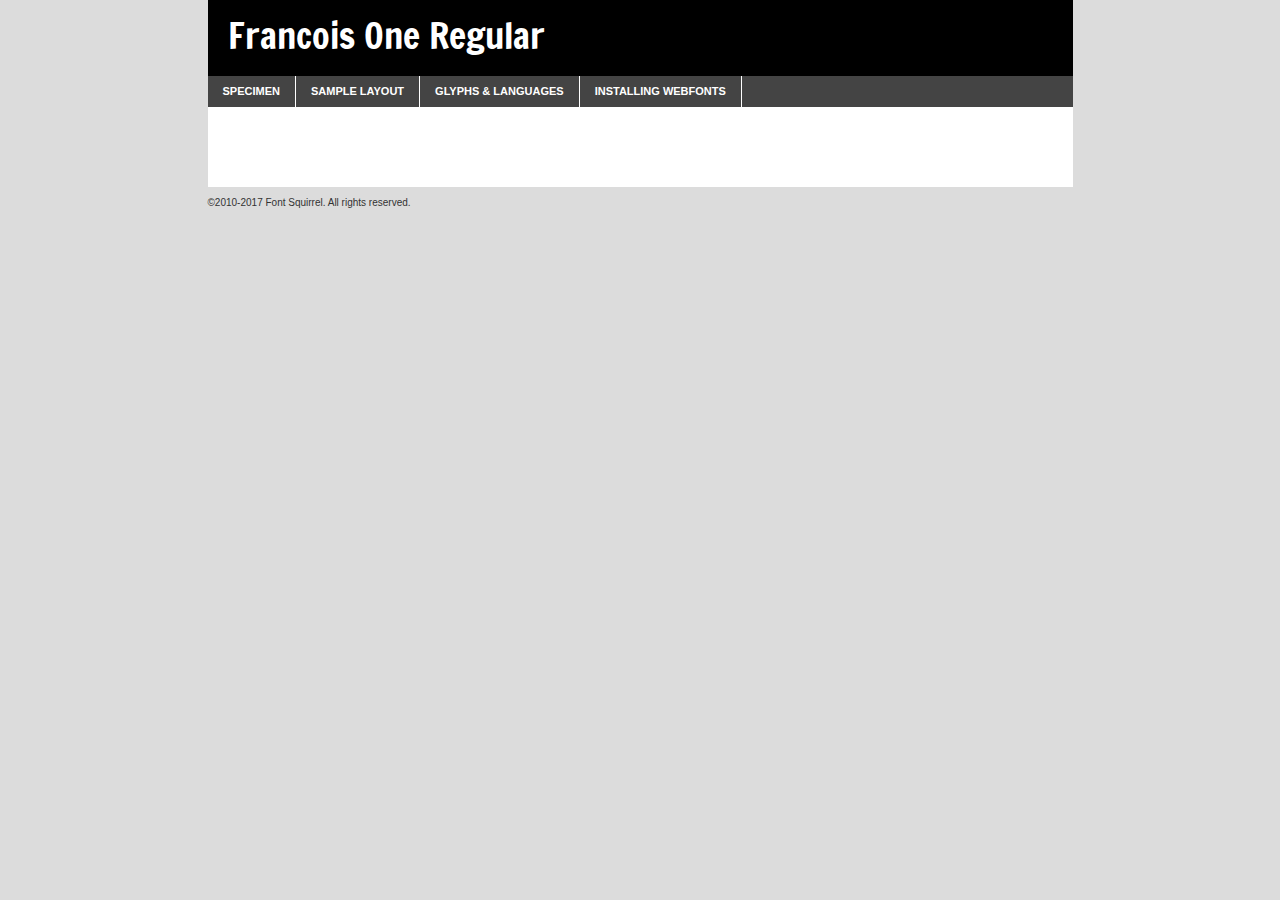
<file: fonts/francoisone-regular-demo.html>
<!DOCTYPE html PUBLIC "-//W3C//DTD XHTML 1.0 Transitional//EN"
        "http://www.w3.org/TR/xhtml1/DTD/xhtml1-transitional.dtd">

<html xmlns="http://www.w3.org/1999/xhtml" xml:lang="en" lang="en">
<head>
    <meta http-equiv="Content-Type" content="text/html; charset=utf-8"/>
    <script src="http://ajax.googleapis.com/ajax/libs/jquery/1.7.2/jquery.min.js" type="text/javascript" charset="utf-8"></script>
    <script type="text/javascript">
		(function($) {
			$.fn.easyTabs = function(option) {
				var param = jQuery.extend({ fadeSpeed: 'fast', defaultContent: 1, activeClass: 'active' }, option);
				$(this).each(function() {
					var thisId = '#' + this.id;
					if ( param.defaultContent == '' )
					{
						param.defaultContent = 1;
					}
					if ( typeof param.defaultContent == 'number' )
					{
						var defaultTab = $(thisId + ' .tabs li:eq(' + (param.defaultContent - 1) + ') a').attr('href').substr(1);
					}
					else
					{
						var defaultTab = param.defaultContent;
					}
					$(thisId + ' .tabs li a').each(function() {
						var tabToHide = $(this).attr('href').substr(1);
						$('#' + tabToHide).addClass('easytabs-tab-content');
					});
					hideAll();
					changeContent(defaultTab);

					function hideAll() {$(thisId + ' .easytabs-tab-content').hide();}

					function changeContent(tabId)
					{
						hideAll();
						$(thisId + ' .tabs li').removeClass(param.activeClass);
						$(thisId + ' .tabs li a[href=#' + tabId + ']').closest('li').addClass(param.activeClass);
						if ( param.fadeSpeed != 'none' )
						{
							$(thisId + ' #' + tabId).fadeIn(param.fadeSpeed);
						}
						else
						{
							$(thisId + ' #' + tabId).show();
						}
					}

					$(thisId + ' .tabs li').click(function() {
						var tabId = $(this).find('a').attr('href').substr(1);
						changeContent(tabId);
						return false;
					});
				});
			}
		})(jQuery);
    </script>
    <link rel="stylesheet" href="specimen_files/specimen_stylesheet.css" type="text/css" charset="utf-8"/>
    <link rel="stylesheet" href="stylesheet.css" type="text/css" charset="utf-8"/>

    <style type="text/css">
        		body {
			font-family: 'francois_oneregular';
        		}

            </style>

    <title>Francois One Regular Specimen</title>


    <script type="text/javascript" charset="utf-8">
		$(document).ready(function() {
			$('#container').easyTabs({ defaultContent: 1 });
		});
    </script>
</head>

<body>
<div id="container">
    <div id="header">
		Francois One Regular    </div>
    <ul class="tabs">
        <li><a href="#specimen">Specimen</a></li>
        <li><a href="#layout">Sample Layout</a></li>
		        <li><a href="#glyphs">Glyphs &amp; Languages</a></li>
        <li><a href="#installing">Installing Webfonts</a></li>

    </ul>

    <div id="main_content">


        <div id="specimen">

            <div class="section">
                <div class="grid12 firstcol">
                    <div class="huge">AaBb</div>
                </div>
            </div>

            <div class="section">
                <div class="glyph_range">A&#x200B;B&#x200b;C&#x200b;D&#x200b;E&#x200b;F&#x200b;G&#x200b;H&#x200b;I&#x200b;J&#x200b;K&#x200b;L&#x200b;M&#x200b;N&#x200b;O&#x200b;P&#x200b;Q&#x200b;R&#x200b;S&#x200b;T&#x200b;U&#x200b;V&#x200b;W&#x200b;X&#x200b;Y&#x200b;Z&#x200b;a&#x200b;b&#x200b;c&#x200b;d&#x200b;e&#x200b;f&#x200b;g&#x200b;h&#x200b;i&#x200b;j&#x200b;k&#x200b;l&#x200b;m&#x200b;n&#x200b;o&#x200b;p&#x200b;q&#x200b;r&#x200b;s&#x200b;t&#x200b;u&#x200b;v&#x200b;w&#x200b;x&#x200b;y&#x200b;z&#x200b;1&#x200b;2&#x200b;3&#x200b;4&#x200b;5&#x200b;6&#x200b;7&#x200b;8&#x200b;9&#x200b;0&#x200b;&amp;&#x200b;.&#x200b;,&#x200b;?&#x200b;!&#x200b;&#64;&#x200b;(&#x200b;)&#x200b;#&#x200b;$&#x200b;%&#x200b;*&#x200b;+&#x200b;-&#x200b;=&#x200b;:&#x200b;;</div>
            </div>
            <div class="section">
                <div class="grid12 firstcol">
                    <table class="sample_table">
                        <tr>
                            <td>10</td>
                            <td class="size10">abcdefghijklmnopqrstuvwxyzABCDEFGHIJKLMNOPQRSTUVWXYZ0123456789abcdefghijklmnopqrstuvwxyzABCDEFGHIJKLMNOPQRSTUVWXYZ0123456789abcdefghijklmnopqrstuvwxyzABCDEFGHIJKLMNOPQRSTUVWXYZ</td>
                        </tr>
                        <tr>
                            <td>11</td>
                            <td class="size11">abcdefghijklmnopqrstuvwxyzABCDEFGHIJKLMNOPQRSTUVWXYZ0123456789abcdefghijklmnopqrstuvwxyzABCDEFGHIJKLMNOPQRSTUVWXYZ0123456789abcdefghijklmnopqrstuvwxyzABCDEFGHIJKLMNOPQRSTUVWXYZ</td>
                        </tr>
                        <tr>
                            <td>12</td>
                            <td class="size12">abcdefghijklmnopqrstuvwxyzABCDEFGHIJKLMNOPQRSTUVWXYZ0123456789abcdefghijklmnopqrstuvwxyzABCDEFGHIJKLMNOPQRSTUVWXYZ0123456789abcdefghijklmnopqrstuvwxyzABCDEFGHIJKLMNOPQRSTUVWXYZ</td>
                        </tr>
                        <tr>
                            <td>13</td>
                            <td class="size13">abcdefghijklmnopqrstuvwxyzABCDEFGHIJKLMNOPQRSTUVWXYZ0123456789abcdefghijklmnopqrstuvwxyzABCDEFGHIJKLMNOPQRSTUVWXYZ0123456789abcdefghijklmnopqrstuvwxyzABCDEFGHIJKLMNOPQRSTUVWXYZ</td>
                        </tr>
                        <tr>
                            <td>14</td>
                            <td class="size14">abcdefghijklmnopqrstuvwxyzABCDEFGHIJKLMNOPQRSTUVWXYZ0123456789abcdefghijklmnopqrstuvwxyzABCDEFGHIJKLMNOPQRSTUVWXYZ0123456789abcdefghijklmnopqrstuvwxyzABCDEFGHIJKLMNOPQRSTUVWXYZ</td>
                        </tr>
                        <tr>
                            <td>16</td>
                            <td class="size16">abcdefghijklmnopqrstuvwxyzABCDEFGHIJKLMNOPQRSTUVWXYZ0123456789abcdefghijklmnopqrstuvwxyzABCDEFGHIJKLMNOPQRSTUVWXYZ</td>
                        </tr>
                        <tr>
                            <td>18</td>
                            <td class="size18">abcdefghijklmnopqrstuvwxyzABCDEFGHIJKLMNOPQRSTUVWXYZ0123456789abcdefghijklmnopqrstuvwxyzABCDEFGHIJKLMNOPQRSTUVWXYZ</td>
                        </tr>
                        <tr>
                            <td>20</td>
                            <td class="size20">abcdefghijklmnopqrstuvwxyzABCDEFGHIJKLMNOPQRSTUVWXYZ0123456789abcdefghijklmnopqrstuvwxyzABCDEFGHIJKLMNOPQRSTUVWXYZ</td>
                        </tr>
                        <tr>
                            <td>24</td>
                            <td class="size24">abcdefghijklmnopqrstuvwxyzABCDEFGHIJKLMNOPQRSTUVWXYZ0123456789abcdefghijklmnopqrstuvwxyzABCDEFGHIJKLMNOPQRSTUVWXYZ</td>
                        </tr>
                        <tr>
                            <td>30</td>
                            <td class="size30">abcdefghijklmnopqrstuvwxyzABCDEFGHIJKLMNOPQRSTUVWXYZ0123456789abcdefghijklmnopqrstuvwxyzABCDEFGHIJKLMNOPQRSTUVWXYZ</td>
                        </tr>
                        <tr>
                            <td>36</td>
                            <td class="size36">abcdefghijklmnopqrstuvwxyzABCDEFGHIJKLMNOPQRSTUVWXYZ0123456789abcdefghijklmnopqrstuvwxyzABCDEFGHIJKLMNOPQRSTUVWXYZ</td>
                        </tr>
                        <tr>
                            <td>48</td>
                            <td class="size48">abcdefghijklmnopqrstuvwxyzABCDEFGHIJKLMNOPQRSTUVWXYZ0123456789abcdefghijklmnopqrstuvwxyzABCDEFGHIJKLMNOPQRSTUVWXYZ</td>
                        </tr>
                        <tr>
                            <td>60</td>
                            <td class="size60">abcdefghijklmnopqrstuvwxyzABCDEFGHIJKLMNOPQRSTUVWXYZ0123456789abcdefghijklmnopqrstuvwxyzABCDEFGHIJKLMNOPQRSTUVWXYZ</td>
                        </tr>
                        <tr>
                            <td>72</td>
                            <td class="size72">abcdefghijklmnopqrstuvwxyzABCDEFGHIJKLMNOPQRSTUVWXYZ0123456789abcdefghijklmnopqrstuvwxyzABCDEFGHIJKLMNOPQRSTUVWXYZ</td>
                        </tr>
                        <tr>
                            <td>90</td>
                            <td class="size90">abcdefghijklmnopqrstuvwxyzABCDEFGHIJKLMNOPQRSTUVWXYZ0123456789abcdefghijklmnopqrstuvwxyzABCDEFGHIJKLMNOPQRSTUVWXYZ</td>
                        </tr>
                    </table>

                </div>

            </div>


            <div class="section" id="bodycomparison">


                <div id="xheight">
                    <div class="fontbody">&#x25FC;&#x25FC;&#x25FC;&#x25FC;&#x25FC;&#x25FC;&#x25FC;&#x25FC;&#x25FC;&#x25FC;&#x25FC;&#x25FC;&#x25FC;&#x25FC;&#x25FC;&#x25FC;&#x25FC;&#x25FC;&#x25FC;&#x25FC;&#x25FC;&#x25FC;&#x25FC;&#x25FC;&#x25FC;&#x25FC;&#x25FC;&#x25FC;&#x25FC;&#x25FC;&#x25FC;&#x25FC;&#x25FC;&#x25FC;&#x25FC;&#x25FC;&#x25FC;&#x25FC;&#x25FC;&#x25FC;&#x25FC;&#x25FC;&#x25FC;&#x25FC;&#x25FC;&#x25FC;&#x25FC;&#x25FC;&#x25FC;&#x25FC;&#x25FC;&#x25FC;&#x25FC;&#x25FC;&#x25FC;&#x25FC;&#x25FC;&#x25FC;&#x25FC;&#x25FC;&#x25FC;&#x25FC;&#x25FC;&#x25FC;&#x25FC;&#x25FC;&#x25FC;&#x25FC;&#x25FC;&#x25FC;&#x25FC;&#x25FC;&#x25FC;&#x25FC;&#x25FC;&#x25FC;&#x25FC;&#x25FC;&#x25FC;&#x25FC;&#x25FC;&#x25FC;&#x25FC;&#x25FC;&#x25FC;&#x25FC;&#x25FC;&#x25FC;&#x25FC;&#x25FC;&#x25FC;&#x25FC;&#x25FC;&#x25FC;&#x25FC;&#x25FC;&#x25FC;&#x25FC;&#x25FC;body</div>
                    <div class="arialbody">body</div>
                    <div class="verdanabody">body</div>
                    <div class="georgiabody">body</div>
                </div>
                <div class="fontbody" style="z-index:1">
                    body<span>Francois One Regular</span>
                </div>
                <div class="arialbody" style="z-index:1">
                    body<span>Arial</span>
                </div>
                <div class="verdanabody" style="z-index:1">
                    body<span>Verdana</span>
                </div>
                <div class="georgiabody" style="z-index:1">
                    body<span>Georgia</span>
                </div>


            </div>


            <div class="section psample psample_row1" id="">

                <div class="grid2 firstcol">
                    <p class="size10"><span>10.</span>Aenean lacinia bibendum nulla sed consectetur. Fusce dapibus, tellus ac cursus commodo, tortor mauris condimentum nibh, ut fermentum massa justo sit amet risus. Nullam id dolor id nibh ultricies vehicula ut id elit. Cum sociis natoque penatibus et magnis dis parturient montes, nascetur ridiculus mus. Nulla vitae elit libero, a pharetra augue.</p>

                </div>
                <div class="grid3">
                    <p class="size11"><span>11.</span>Aenean lacinia bibendum nulla sed consectetur. Fusce dapibus, tellus ac cursus commodo, tortor mauris condimentum nibh, ut fermentum massa justo sit amet risus. Nullam id dolor id nibh ultricies vehicula ut id elit. Cum sociis natoque penatibus et magnis dis parturient montes, nascetur ridiculus mus. Nulla vitae elit libero, a pharetra augue.</p>

                </div>
                <div class="grid3">
                    <p class="size12"><span>12.</span>Aenean lacinia bibendum nulla sed consectetur. Fusce dapibus, tellus ac cursus commodo, tortor mauris condimentum nibh, ut fermentum massa justo sit amet risus. Nullam id dolor id nibh ultricies vehicula ut id elit. Cum sociis natoque penatibus et magnis dis parturient montes, nascetur ridiculus mus. Nulla vitae elit libero, a pharetra augue.</p>

                </div>
                <div class="grid4">
                    <p class="size13"><span>13.</span>Aenean lacinia bibendum nulla sed consectetur. Fusce dapibus, tellus ac cursus commodo, tortor mauris condimentum nibh, ut fermentum massa justo sit amet risus. Nullam id dolor id nibh ultricies vehicula ut id elit. Cum sociis natoque penatibus et magnis dis parturient montes, nascetur ridiculus mus. Nulla vitae elit libero, a pharetra augue.</p>

                </div>
                <div class="white_blend"></div>

            </div>
            <div class="section psample psample_row2" id="">
                <div class="grid3 firstcol">
                    <p class="size14"><span>14.</span>Aenean lacinia bibendum nulla sed consectetur. Fusce dapibus, tellus ac cursus commodo, tortor mauris condimentum nibh, ut fermentum massa justo sit amet risus. Nullam id dolor id nibh ultricies vehicula ut id elit. Cum sociis natoque penatibus et magnis dis parturient montes, nascetur ridiculus mus. Nulla vitae elit libero, a pharetra augue.</p>

                </div>
                <div class="grid4">
                    <p class="size16"><span>16.</span>Aenean lacinia bibendum nulla sed consectetur. Fusce dapibus, tellus ac cursus commodo, tortor mauris condimentum nibh, ut fermentum massa justo sit amet risus. Nullam id dolor id nibh ultricies vehicula ut id elit. Cum sociis natoque penatibus et magnis dis parturient montes, nascetur ridiculus mus. Nulla vitae elit libero, a pharetra augue.</p>

                </div>
                <div class="grid5">
                    <p class="size18"><span>18.</span>Aenean lacinia bibendum nulla sed consectetur. Fusce dapibus, tellus ac cursus commodo, tortor mauris condimentum nibh, ut fermentum massa justo sit amet risus. Nullam id dolor id nibh ultricies vehicula ut id elit. Cum sociis natoque penatibus et magnis dis parturient montes, nascetur ridiculus mus. Nulla vitae elit libero, a pharetra augue.</p>

                </div>

                <div class="white_blend"></div>

            </div>

            <div class="section psample psample_row3" id="">
                <div class="grid5 firstcol">
                    <p class="size20"><span>20.</span>Aenean lacinia bibendum nulla sed consectetur. Fusce dapibus, tellus ac cursus commodo, tortor mauris condimentum nibh, ut fermentum massa justo sit amet risus. Nullam id dolor id nibh ultricies vehicula ut id elit. Cum sociis natoque penatibus et magnis dis parturient montes, nascetur ridiculus mus. Nulla vitae elit libero, a pharetra augue.</p>
                </div>
                <div class="grid7">
                    <p class="size24"><span>24.</span>Aenean lacinia bibendum nulla sed consectetur. Fusce dapibus, tellus ac cursus commodo, tortor mauris condimentum nibh, ut fermentum massa justo sit amet risus. Nullam id dolor id nibh ultricies vehicula ut id elit. Cum sociis natoque penatibus et magnis dis parturient montes, nascetur ridiculus mus. Nulla vitae elit libero, a pharetra augue.</p>
                </div>

                <div class="white_blend"></div>

            </div>

            <div class="section psample psample_row4" id="">
                <div class="grid12 firstcol">
                    <p class="size30"><span>30.</span>Aenean lacinia bibendum nulla sed consectetur. Fusce dapibus, tellus ac cursus commodo, tortor mauris condimentum nibh, ut fermentum massa justo sit amet risus. Nullam id dolor id nibh ultricies vehicula ut id elit. Cum sociis natoque penatibus et magnis dis parturient montes, nascetur ridiculus mus. Nulla vitae elit libero, a pharetra augue.</p>
                </div>
                <div class="white_blend"></div>

            </div>


            <div class="section psample psample_row1 fullreverse">
                <div class="grid2 firstcol">
                    <p class="size10"><span>10.</span>Aenean lacinia bibendum nulla sed consectetur. Fusce dapibus, tellus ac cursus commodo, tortor mauris condimentum nibh, ut fermentum massa justo sit amet risus. Nullam id dolor id nibh ultricies vehicula ut id elit. Cum sociis natoque penatibus et magnis dis parturient montes, nascetur ridiculus mus. Nulla vitae elit libero, a pharetra augue.</p>

                </div>
                <div class="grid3">
                    <p class="size11"><span>11.</span>Aenean lacinia bibendum nulla sed consectetur. Fusce dapibus, tellus ac cursus commodo, tortor mauris condimentum nibh, ut fermentum massa justo sit amet risus. Nullam id dolor id nibh ultricies vehicula ut id elit. Cum sociis natoque penatibus et magnis dis parturient montes, nascetur ridiculus mus. Nulla vitae elit libero, a pharetra augue.</p>

                </div>
                <div class="grid3">
                    <p class="size12"><span>12.</span>Aenean lacinia bibendum nulla sed consectetur. Fusce dapibus, tellus ac cursus commodo, tortor mauris condimentum nibh, ut fermentum massa justo sit amet risus. Nullam id dolor id nibh ultricies vehicula ut id elit. Cum sociis natoque penatibus et magnis dis parturient montes, nascetur ridiculus mus. Nulla vitae elit libero, a pharetra augue.</p>

                </div>
                <div class="grid4">
                    <p class="size13"><span>13.</span>Aenean lacinia bibendum nulla sed consectetur. Fusce dapibus, tellus ac cursus commodo, tortor mauris condimentum nibh, ut fermentum massa justo sit amet risus. Nullam id dolor id nibh ultricies vehicula ut id elit. Cum sociis natoque penatibus et magnis dis parturient montes, nascetur ridiculus mus. Nulla vitae elit libero, a pharetra augue.</p>

                </div>
                <div class="black_blend"></div>

            </div>

            <div class="section psample psample_row2 fullreverse">
                <div class="grid3 firstcol">
                    <p class="size14"><span>14.</span>Aenean lacinia bibendum nulla sed consectetur. Fusce dapibus, tellus ac cursus commodo, tortor mauris condimentum nibh, ut fermentum massa justo sit amet risus. Nullam id dolor id nibh ultricies vehicula ut id elit. Cum sociis natoque penatibus et magnis dis parturient montes, nascetur ridiculus mus. Nulla vitae elit libero, a pharetra augue.</p>

                </div>
                <div class="grid4">
                    <p class="size16"><span>16.</span>Aenean lacinia bibendum nulla sed consectetur. Fusce dapibus, tellus ac cursus commodo, tortor mauris condimentum nibh, ut fermentum massa justo sit amet risus. Nullam id dolor id nibh ultricies vehicula ut id elit. Cum sociis natoque penatibus et magnis dis parturient montes, nascetur ridiculus mus. Nulla vitae elit libero, a pharetra augue.</p>

                </div>
                <div class="grid5">
                    <p class="size18"><span>18.</span>Aenean lacinia bibendum nulla sed consectetur. Fusce dapibus, tellus ac cursus commodo, tortor mauris condimentum nibh, ut fermentum massa justo sit amet risus. Nullam id dolor id nibh ultricies vehicula ut id elit. Cum sociis natoque penatibus et magnis dis parturient montes, nascetur ridiculus mus. Nulla vitae elit libero, a pharetra augue.</p>

                </div>
                <div class="black_blend"></div>

            </div>

            <div class="section psample fullreverse psample_row3" id="">
                <div class="grid5 firstcol">
                    <p class="size20"><span>20.</span>Aenean lacinia bibendum nulla sed consectetur. Fusce dapibus, tellus ac cursus commodo, tortor mauris condimentum nibh, ut fermentum massa justo sit amet risus. Nullam id dolor id nibh ultricies vehicula ut id elit. Cum sociis natoque penatibus et magnis dis parturient montes, nascetur ridiculus mus. Nulla vitae elit libero, a pharetra augue.</p>
                </div>
                <div class="grid7">
                    <p class="size24"><span>24.</span>Aenean lacinia bibendum nulla sed consectetur. Fusce dapibus, tellus ac cursus commodo, tortor mauris condimentum nibh, ut fermentum massa justo sit amet risus. Nullam id dolor id nibh ultricies vehicula ut id elit. Cum sociis natoque penatibus et magnis dis parturient montes, nascetur ridiculus mus. Nulla vitae elit libero, a pharetra augue.</p>
                </div>

                <div class="black_blend"></div>

            </div>

            <div class="section psample fullreverse psample_row4" id="" style="border-bottom: 20px #000 solid;">
                <div class="grid12 firstcol">
                    <p class="size30"><span>30.</span>Aenean lacinia bibendum nulla sed consectetur. Fusce dapibus, tellus ac cursus commodo, tortor mauris condimentum nibh, ut fermentum massa justo sit amet risus. Nullam id dolor id nibh ultricies vehicula ut id elit. Cum sociis natoque penatibus et magnis dis parturient montes, nascetur ridiculus mus. Nulla vitae elit libero, a pharetra augue.</p>
                </div>
                <div class="black_blend"></div>

            </div>


        </div>

        <div id="layout">

            <div class="section">

                <div class="grid12 firstcol">
                    <h1>Lorem Ipsum Dolor</h1>
                    <h2>Etiam porta sem malesuada magna mollis euismod</h2>

                    <p class="byline">By <a href="#link">Aenean Lacinia</a></p>
                </div>
            </div>
            <div class="section">
                <div class="grid8 firstcol">
                    <p class="large">Donec sed odio dui. Morbi leo risus, porta ac consectetur ac, vestibulum at eros. Fusce dapibus, tellus ac cursus commodo, tortor mauris condimentum nibh, ut fermentum massa justo sit amet risus. </p>


                    <h3>Pellentesque ornare sem</h3>

                    <p>Maecenas sed diam eget risus varius blandit sit amet non magna. Maecenas faucibus mollis interdum. Donec ullamcorper nulla non metus auctor fringilla. Nullam id dolor id nibh ultricies vehicula ut id elit. Nullam id dolor id nibh ultricies vehicula ut id elit. </p>

                    <p>Aenean eu leo quam. Pellentesque ornare sem lacinia quam venenatis vestibulum. Lorem ipsum dolor sit amet, consectetur adipiscing elit. Cum sociis natoque penatibus et magnis dis parturient montes, nascetur ridiculus mus. </p>

                    <p>Nulla vitae elit libero, a pharetra augue. Praesent commodo cursus magna, vel scelerisque nisl consectetur et. Aenean lacinia bibendum nulla sed consectetur. </p>

                    <p>Nullam quis risus eget urna mollis ornare vel eu leo. Nullam quis risus eget urna mollis ornare vel eu leo. Maecenas sed diam eget risus varius blandit sit amet non magna. Donec ullamcorper nulla non metus auctor fringilla. </p>

                    <h3>Cras mattis consectetur</h3>

                    <p>Aenean eu leo quam. Pellentesque ornare sem lacinia quam venenatis vestibulum. Aenean lacinia bibendum nulla sed consectetur. Integer posuere erat a ante venenatis dapibus posuere velit aliquet. Cras mattis consectetur purus sit amet fermentum. </p>

                    <p>Nullam id dolor id nibh ultricies vehicula ut id elit. Nullam quis risus eget urna mollis ornare vel eu leo. Cras mattis consectetur purus sit amet fermentum.</p>
                </div>

                <div class="grid4 sidebar">

                    <div class="box reverse">
                        <p class="last">Nullam quis risus eget urna mollis ornare vel eu leo. Donec ullamcorper nulla non metus auctor fringilla. Cras mattis consectetur purus sit amet fermentum. Sed posuere consectetur est at lobortis. Lorem ipsum dolor sit amet, consectetur adipiscing elit. </p>
                    </div>

                    <p class="caption">Maecenas sed diam eget risus varius.</p>

                    <p>Vestibulum id ligula porta felis euismod semper. Integer posuere erat a ante venenatis dapibus posuere velit aliquet. Vestibulum id ligula porta felis euismod semper. Sed posuere consectetur est at lobortis. Maecenas sed diam eget risus varius blandit sit amet non magna. Fusce dapibus, tellus ac cursus commodo, tortor mauris condimentum nibh, ut fermentum massa justo sit amet risus. </p>


                    <p>Duis mollis, est non commodo luctus, nisi erat porttitor ligula, eget lacinia odio sem nec elit. Aenean lacinia bibendum nulla sed consectetur. Vivamus sagittis lacus vel augue laoreet rutrum faucibus dolor auctor. Aenean lacinia bibendum nulla sed consectetur. Nullam quis risus eget urna mollis ornare vel eu leo. </p>

                    <p>Praesent commodo cursus magna, vel scelerisque nisl consectetur et. Donec ullamcorper nulla non metus auctor fringilla. Maecenas faucibus mollis interdum. Fusce dapibus, tellus ac cursus commodo, tortor mauris condimentum nibh, ut fermentum massa justo sit amet risus. </p>

                </div>
            </div>

        </div>


		

        <div id="glyphs">
            <div class="section">
                <div class="grid12 firstcol">

                    <h1>Language Support</h1>
                    <p>The subset of Francois One Regular in this kit supports the following languages:<br/>

						Albanian, Basque, Breton, Chamorro, Danish, Dutch, English, Faroese, Finnish, French, Frisian, Galician, German, Icelandic, Italian, Malagasy, Norwegian, Portuguese, Spanish, Alsatian, Aragonese, Arapaho, Arrernte, Asturian, Aymara, Bislama, Cebuano, Corsican, Fijian, French_creole, Genoese, Gilbertese, Greenlandic, Haitian_creole, Hiligaynon, Hmong, Hopi, Ibanag, Iloko_ilokano, Indonesian, Interglossa_glosa, Interlingua, Irish_gaelic, Jerriais, Lojban, Lombard, Luxembourgeois, Manx, Mohawk, Norfolk_pitcairnese, Occitan, Oromo, Pangasinan, Papiamento, Piedmontese, Potawatomi, Rhaeto-romance, Romansh, Rotokas, Sami_lule, Samoan, Sardinian, Scots_gaelic, Seychelles_creole, Shona, Sicilian, Somali, Southern_ndebele, Swahili, Swati_swazi, Tagalog_filipino_pilipino, Tetum, Tok_pisin, Uyghur_latinized, Volapuk, Walloon, Warlpiri, Xhosa, Yapese, Zulu, Latinbasic, Ubasic, Demo                    </p>
                    <h1>Glyph Chart</h1>
                    <p>The subset of Francois One Regular in this kit includes all the glyphs listed below. Unicode entities are included above each glyph to help you insert individual characters into your layout.</p>
                    <div id="glyph_chart">

																																	                                <div><p>&amp;#13;</p>&#13;</div>
																				                                <div><p>&amp;#32;</p>&#32;</div>
																				                                <div><p>&amp;#33;</p>&#33;</div>
																				                                <div><p>&amp;#34;</p>&#34;</div>
																				                                <div><p>&amp;#35;</p>&#35;</div>
																				                                <div><p>&amp;#36;</p>&#36;</div>
																				                                <div><p>&amp;#37;</p>&#37;</div>
																				                                <div><p>&amp;#38;</p>&#38;</div>
																				                                <div><p>&amp;#39;</p>&#39;</div>
																				                                <div><p>&amp;#40;</p>&#40;</div>
																				                                <div><p>&amp;#41;</p>&#41;</div>
																				                                <div><p>&amp;#42;</p>&#42;</div>
																				                                <div><p>&amp;#43;</p>&#43;</div>
																				                                <div><p>&amp;#44;</p>&#44;</div>
																				                                <div><p>&amp;#45;</p>&#45;</div>
																				                                <div><p>&amp;#46;</p>&#46;</div>
																				                                <div><p>&amp;#47;</p>&#47;</div>
																				                                <div><p>&amp;#48;</p>&#48;</div>
																				                                <div><p>&amp;#49;</p>&#49;</div>
																				                                <div><p>&amp;#50;</p>&#50;</div>
																				                                <div><p>&amp;#51;</p>&#51;</div>
																				                                <div><p>&amp;#52;</p>&#52;</div>
																				                                <div><p>&amp;#53;</p>&#53;</div>
																				                                <div><p>&amp;#54;</p>&#54;</div>
																				                                <div><p>&amp;#55;</p>&#55;</div>
																				                                <div><p>&amp;#56;</p>&#56;</div>
																				                                <div><p>&amp;#57;</p>&#57;</div>
																				                                <div><p>&amp;#58;</p>&#58;</div>
																				                                <div><p>&amp;#59;</p>&#59;</div>
																				                                <div><p>&amp;#60;</p>&#60;</div>
																				                                <div><p>&amp;#61;</p>&#61;</div>
																				                                <div><p>&amp;#62;</p>&#62;</div>
																				                                <div><p>&amp;#63;</p>&#63;</div>
																				                                <div><p>&amp;#64;</p>&#64;</div>
																				                                <div><p>&amp;#65;</p>&#65;</div>
																				                                <div><p>&amp;#66;</p>&#66;</div>
																				                                <div><p>&amp;#67;</p>&#67;</div>
																				                                <div><p>&amp;#68;</p>&#68;</div>
																				                                <div><p>&amp;#69;</p>&#69;</div>
																				                                <div><p>&amp;#70;</p>&#70;</div>
																				                                <div><p>&amp;#71;</p>&#71;</div>
																				                                <div><p>&amp;#72;</p>&#72;</div>
																				                                <div><p>&amp;#73;</p>&#73;</div>
																				                                <div><p>&amp;#74;</p>&#74;</div>
																				                                <div><p>&amp;#75;</p>&#75;</div>
																				                                <div><p>&amp;#76;</p>&#76;</div>
																				                                <div><p>&amp;#77;</p>&#77;</div>
																				                                <div><p>&amp;#78;</p>&#78;</div>
																				                                <div><p>&amp;#79;</p>&#79;</div>
																				                                <div><p>&amp;#80;</p>&#80;</div>
																				                                <div><p>&amp;#81;</p>&#81;</div>
																				                                <div><p>&amp;#82;</p>&#82;</div>
																				                                <div><p>&amp;#83;</p>&#83;</div>
																				                                <div><p>&amp;#84;</p>&#84;</div>
																				                                <div><p>&amp;#85;</p>&#85;</div>
																				                                <div><p>&amp;#86;</p>&#86;</div>
																				                                <div><p>&amp;#87;</p>&#87;</div>
																				                                <div><p>&amp;#88;</p>&#88;</div>
																				                                <div><p>&amp;#89;</p>&#89;</div>
																				                                <div><p>&amp;#90;</p>&#90;</div>
																				                                <div><p>&amp;#91;</p>&#91;</div>
																				                                <div><p>&amp;#92;</p>&#92;</div>
																				                                <div><p>&amp;#93;</p>&#93;</div>
																				                                <div><p>&amp;#94;</p>&#94;</div>
																				                                <div><p>&amp;#95;</p>&#95;</div>
																				                                <div><p>&amp;#96;</p>&#96;</div>
																				                                <div><p>&amp;#97;</p>&#97;</div>
																				                                <div><p>&amp;#98;</p>&#98;</div>
																				                                <div><p>&amp;#99;</p>&#99;</div>
																				                                <div><p>&amp;#100;</p>&#100;</div>
																				                                <div><p>&amp;#101;</p>&#101;</div>
																				                                <div><p>&amp;#102;</p>&#102;</div>
																				                                <div><p>&amp;#103;</p>&#103;</div>
																				                                <div><p>&amp;#104;</p>&#104;</div>
																				                                <div><p>&amp;#105;</p>&#105;</div>
																				                                <div><p>&amp;#106;</p>&#106;</div>
																				                                <div><p>&amp;#107;</p>&#107;</div>
																				                                <div><p>&amp;#108;</p>&#108;</div>
																				                                <div><p>&amp;#109;</p>&#109;</div>
																				                                <div><p>&amp;#110;</p>&#110;</div>
																				                                <div><p>&amp;#111;</p>&#111;</div>
																				                                <div><p>&amp;#112;</p>&#112;</div>
																				                                <div><p>&amp;#113;</p>&#113;</div>
																				                                <div><p>&amp;#114;</p>&#114;</div>
																				                                <div><p>&amp;#115;</p>&#115;</div>
																				                                <div><p>&amp;#116;</p>&#116;</div>
																				                                <div><p>&amp;#117;</p>&#117;</div>
																				                                <div><p>&amp;#118;</p>&#118;</div>
																				                                <div><p>&amp;#119;</p>&#119;</div>
																				                                <div><p>&amp;#120;</p>&#120;</div>
																				                                <div><p>&amp;#121;</p>&#121;</div>
																				                                <div><p>&amp;#122;</p>&#122;</div>
																				                                <div><p>&amp;#123;</p>&#123;</div>
																				                                <div><p>&amp;#124;</p>&#124;</div>
																				                                <div><p>&amp;#125;</p>&#125;</div>
																				                                <div><p>&amp;#126;</p>&#126;</div>
																				                                <div><p>&amp;#160;</p>&#160;</div>
																				                                <div><p>&amp;#161;</p>&#161;</div>
																				                                <div><p>&amp;#162;</p>&#162;</div>
																				                                <div><p>&amp;#163;</p>&#163;</div>
																				                                <div><p>&amp;#164;</p>&#164;</div>
																				                                <div><p>&amp;#165;</p>&#165;</div>
																				                                <div><p>&amp;#166;</p>&#166;</div>
																				                                <div><p>&amp;#167;</p>&#167;</div>
																				                                <div><p>&amp;#168;</p>&#168;</div>
																				                                <div><p>&amp;#169;</p>&#169;</div>
																				                                <div><p>&amp;#170;</p>&#170;</div>
																				                                <div><p>&amp;#171;</p>&#171;</div>
																				                                <div><p>&amp;#172;</p>&#172;</div>
																				                                <div><p>&amp;#173;</p>&#173;</div>
																				                                <div><p>&amp;#174;</p>&#174;</div>
																				                                <div><p>&amp;#175;</p>&#175;</div>
																				                                <div><p>&amp;#176;</p>&#176;</div>
																				                                <div><p>&amp;#177;</p>&#177;</div>
																				                                <div><p>&amp;#178;</p>&#178;</div>
																				                                <div><p>&amp;#179;</p>&#179;</div>
																				                                <div><p>&amp;#180;</p>&#180;</div>
																				                                <div><p>&amp;#181;</p>&#181;</div>
																				                                <div><p>&amp;#182;</p>&#182;</div>
																				                                <div><p>&amp;#183;</p>&#183;</div>
																				                                <div><p>&amp;#184;</p>&#184;</div>
																				                                <div><p>&amp;#185;</p>&#185;</div>
																				                                <div><p>&amp;#186;</p>&#186;</div>
																				                                <div><p>&amp;#187;</p>&#187;</div>
																				                                <div><p>&amp;#188;</p>&#188;</div>
																				                                <div><p>&amp;#189;</p>&#189;</div>
																				                                <div><p>&amp;#190;</p>&#190;</div>
																				                                <div><p>&amp;#191;</p>&#191;</div>
																				                                <div><p>&amp;#192;</p>&#192;</div>
																				                                <div><p>&amp;#193;</p>&#193;</div>
																				                                <div><p>&amp;#194;</p>&#194;</div>
																				                                <div><p>&amp;#195;</p>&#195;</div>
																				                                <div><p>&amp;#196;</p>&#196;</div>
																				                                <div><p>&amp;#197;</p>&#197;</div>
																				                                <div><p>&amp;#198;</p>&#198;</div>
																				                                <div><p>&amp;#199;</p>&#199;</div>
																				                                <div><p>&amp;#200;</p>&#200;</div>
																				                                <div><p>&amp;#201;</p>&#201;</div>
																				                                <div><p>&amp;#202;</p>&#202;</div>
																				                                <div><p>&amp;#203;</p>&#203;</div>
																				                                <div><p>&amp;#204;</p>&#204;</div>
																				                                <div><p>&amp;#205;</p>&#205;</div>
																				                                <div><p>&amp;#206;</p>&#206;</div>
																				                                <div><p>&amp;#207;</p>&#207;</div>
																				                                <div><p>&amp;#208;</p>&#208;</div>
																				                                <div><p>&amp;#209;</p>&#209;</div>
																				                                <div><p>&amp;#210;</p>&#210;</div>
																				                                <div><p>&amp;#211;</p>&#211;</div>
																				                                <div><p>&amp;#212;</p>&#212;</div>
																				                                <div><p>&amp;#213;</p>&#213;</div>
																				                                <div><p>&amp;#214;</p>&#214;</div>
																				                                <div><p>&amp;#215;</p>&#215;</div>
																				                                <div><p>&amp;#216;</p>&#216;</div>
																				                                <div><p>&amp;#217;</p>&#217;</div>
																				                                <div><p>&amp;#218;</p>&#218;</div>
																				                                <div><p>&amp;#219;</p>&#219;</div>
																				                                <div><p>&amp;#220;</p>&#220;</div>
																				                                <div><p>&amp;#221;</p>&#221;</div>
																				                                <div><p>&amp;#222;</p>&#222;</div>
																				                                <div><p>&amp;#223;</p>&#223;</div>
																				                                <div><p>&amp;#224;</p>&#224;</div>
																				                                <div><p>&amp;#225;</p>&#225;</div>
																				                                <div><p>&amp;#226;</p>&#226;</div>
																				                                <div><p>&amp;#227;</p>&#227;</div>
																				                                <div><p>&amp;#228;</p>&#228;</div>
																				                                <div><p>&amp;#229;</p>&#229;</div>
																				                                <div><p>&amp;#230;</p>&#230;</div>
																				                                <div><p>&amp;#231;</p>&#231;</div>
																				                                <div><p>&amp;#232;</p>&#232;</div>
																				                                <div><p>&amp;#233;</p>&#233;</div>
																				                                <div><p>&amp;#234;</p>&#234;</div>
																				                                <div><p>&amp;#235;</p>&#235;</div>
																				                                <div><p>&amp;#236;</p>&#236;</div>
																				                                <div><p>&amp;#237;</p>&#237;</div>
																				                                <div><p>&amp;#238;</p>&#238;</div>
																				                                <div><p>&amp;#239;</p>&#239;</div>
																				                                <div><p>&amp;#240;</p>&#240;</div>
																				                                <div><p>&amp;#241;</p>&#241;</div>
																				                                <div><p>&amp;#242;</p>&#242;</div>
																				                                <div><p>&amp;#243;</p>&#243;</div>
																				                                <div><p>&amp;#244;</p>&#244;</div>
																				                                <div><p>&amp;#245;</p>&#245;</div>
																				                                <div><p>&amp;#246;</p>&#246;</div>
																				                                <div><p>&amp;#247;</p>&#247;</div>
																				                                <div><p>&amp;#248;</p>&#248;</div>
																				                                <div><p>&amp;#249;</p>&#249;</div>
																				                                <div><p>&amp;#250;</p>&#250;</div>
																				                                <div><p>&amp;#251;</p>&#251;</div>
																				                                <div><p>&amp;#252;</p>&#252;</div>
																				                                <div><p>&amp;#253;</p>&#253;</div>
																				                                <div><p>&amp;#254;</p>&#254;</div>
																				                                <div><p>&amp;#255;</p>&#255;</div>
																				                                <div><p>&amp;#338;</p>&#338;</div>
																				                                <div><p>&amp;#339;</p>&#339;</div>
																				                                <div><p>&amp;#376;</p>&#376;</div>
																				                                <div><p>&amp;#710;</p>&#710;</div>
																				                                <div><p>&amp;#732;</p>&#732;</div>
																				                                <div><p>&amp;#8192;</p>&#8192;</div>
																				                                <div><p>&amp;#8193;</p>&#8193;</div>
																				                                <div><p>&amp;#8194;</p>&#8194;</div>
																				                                <div><p>&amp;#8195;</p>&#8195;</div>
																				                                <div><p>&amp;#8196;</p>&#8196;</div>
																				                                <div><p>&amp;#8197;</p>&#8197;</div>
																				                                <div><p>&amp;#8198;</p>&#8198;</div>
																				                                <div><p>&amp;#8199;</p>&#8199;</div>
																				                                <div><p>&amp;#8200;</p>&#8200;</div>
																				                                <div><p>&amp;#8201;</p>&#8201;</div>
																				                                <div><p>&amp;#8202;</p>&#8202;</div>
																				                                <div><p>&amp;#8208;</p>&#8208;</div>
																				                                <div><p>&amp;#8209;</p>&#8209;</div>
																				                                <div><p>&amp;#8210;</p>&#8210;</div>
																				                                <div><p>&amp;#8211;</p>&#8211;</div>
																				                                <div><p>&amp;#8212;</p>&#8212;</div>
																				                                <div><p>&amp;#8216;</p>&#8216;</div>
																				                                <div><p>&amp;#8217;</p>&#8217;</div>
																				                                <div><p>&amp;#8218;</p>&#8218;</div>
																				                                <div><p>&amp;#8220;</p>&#8220;</div>
																				                                <div><p>&amp;#8221;</p>&#8221;</div>
																				                                <div><p>&amp;#8222;</p>&#8222;</div>
																				                                <div><p>&amp;#8226;</p>&#8226;</div>
																				                                <div><p>&amp;#8230;</p>&#8230;</div>
																				                                <div><p>&amp;#8239;</p>&#8239;</div>
																				                                <div><p>&amp;#8249;</p>&#8249;</div>
																				                                <div><p>&amp;#8250;</p>&#8250;</div>
																				                                <div><p>&amp;#8287;</p>&#8287;</div>
																				                                <div><p>&amp;#8364;</p>&#8364;</div>
																				                                <div><p>&amp;#8482;</p>&#8482;</div>
																				                                <div><p>&amp;#9724;</p>&#9724;</div>
																				                                <div><p>&amp;#64257;</p>&#64257;</div>
																				                                <div><p>&amp;#64258;</p>&#64258;</div>
																				                                <div><p>&amp;#64259;</p>&#64259;</div>
																				                                <div><p>&amp;#64260;</p>&#64260;</div>
																																													                    </div>
                </div>


            </div>
        </div>


        <div id="specs">

        </div>

        <div id="installing">
            <div class="section">
                <div class="grid7 firstcol">
                    <h1>Installing Webfonts</h1>

                    <p>Webfonts are supported by all major browser platforms but not all in the same way. There are currently four different font formats that must be included in order to target all browsers. This includes TTF, WOFF, EOT and SVG.</p>

                    <h2>1. Upload your webfonts</h2>
                    <p>You must upload your webfont kit to your website. They should be in or near the same directory as your CSS files.</p>

                    <h2>2. Include the webfont stylesheet</h2>
                    <p>A special CSS @font-face declaration helps the various browsers select the appropriate font it needs without causing you a bunch of headaches. Learn more about this syntax by reading the <a href="https://www.fontspring.com/blog/further-hardening-of-the-bulletproof-syntax">Fontspring blog post</a> about it. The code for it is as follows:</p>


                    <code>
                        @font-face{
                        font-family: 'MyWebFont';
                        src: url('WebFont.eot');
                        src: url('WebFont.eot?#iefix') format('embedded-opentype'),
                        url('WebFont.woff') format('woff'),
                        url('WebFont.ttf') format('truetype'),
                        url('WebFont.svg#webfont') format('svg');
                        }
                    </code>

                    <p>We've already gone ahead and generated the code for you. All you have to do is link to the stylesheet in your HTML, like this:</p>
                    <code>&lt;link rel=&quot;stylesheet&quot; href=&quot;stylesheet.css&quot; type=&quot;text/css&quot; charset=&quot;utf-8&quot; /&gt;</code>

                    <h2>3. Modify your own stylesheet</h2>
                    <p>To take advantage of your new fonts, you must tell your stylesheet to use them. Look at the original @font-face declaration above and find the property called "font-family." The name linked there will be what you use to reference the font. Prepend that webfont name to the font stack in the "font-family" property, inside the selector you want to change. For example:</p>
                    <code>p { font-family: 'WebFont', Arial, sans-serif; }</code>

                    <h2>4. Test</h2>
                    <p>Getting webfonts to work cross-browser <em>can</em> be tricky. Use the information in the sidebar to help you if you find that fonts aren't loading in a particular browser.</p>
                </div>

                <div class="grid5 sidebar">
                    <div class="box">
                        <h2>Troubleshooting<br/>Font-Face Problems</h2>
                        <p>Having trouble getting your webfonts to load in your new website? Here are some tips to sort out what might be the problem.</p>

                        <h3>Fonts not showing in any browser</h3>

                        <p>This sounds like you need to work on the plumbing. You either did not upload the fonts to the correct directory, or you did not link the fonts properly in the CSS. If you've confirmed that all this is correct and you still have a problem, take a look at your .htaccess file and see if requests are getting intercepted.</p>

                        <h3>Fonts not loading in iPhone or iPad</h3>

                        <p>The most common problem here is that you are serving the fonts from an IIS server. IIS refuses to serve files that have unknown MIME types. If that is the case, you must set the MIME type for SVG to "image/svg+xml" in the server settings. Follow these instructions from Microsoft if you need help.</p>

                        <h3>Fonts not loading in Firefox</h3>

                        <p>The primary reason for this failure? You are still using a version Firefox older than 3.5. So upgrade already! If that isn't it, then you are very likely serving fonts from a different domain. Firefox requires that all font assets be served from the same domain. Lastly it is possible that you need to add WOFF to your list of MIME types (if you are serving via IIS.)</p>

                        <h3>Fonts not loading in IE</h3>

                        <p>Are you looking at Internet Explorer on an actual Windows machine or are you cheating by using a service like Adobe BrowserLab? Many of these screenshot services do not render @font-face for IE. Best to test it on a real machine.</p>

                        <h3>Fonts not loading in IE9</h3>

                        <p>IE9, like Firefox, requires that fonts be served from the same domain as the website. Make sure that is the case.</p>
                    </div>
                </div>
            </div>

        </div>

    </div>
    <div id="footer">
        <p>&copy;2010-2017 Font Squirrel. All rights reserved.</p>
    </div>
</div>
</body>
</html>
</file>
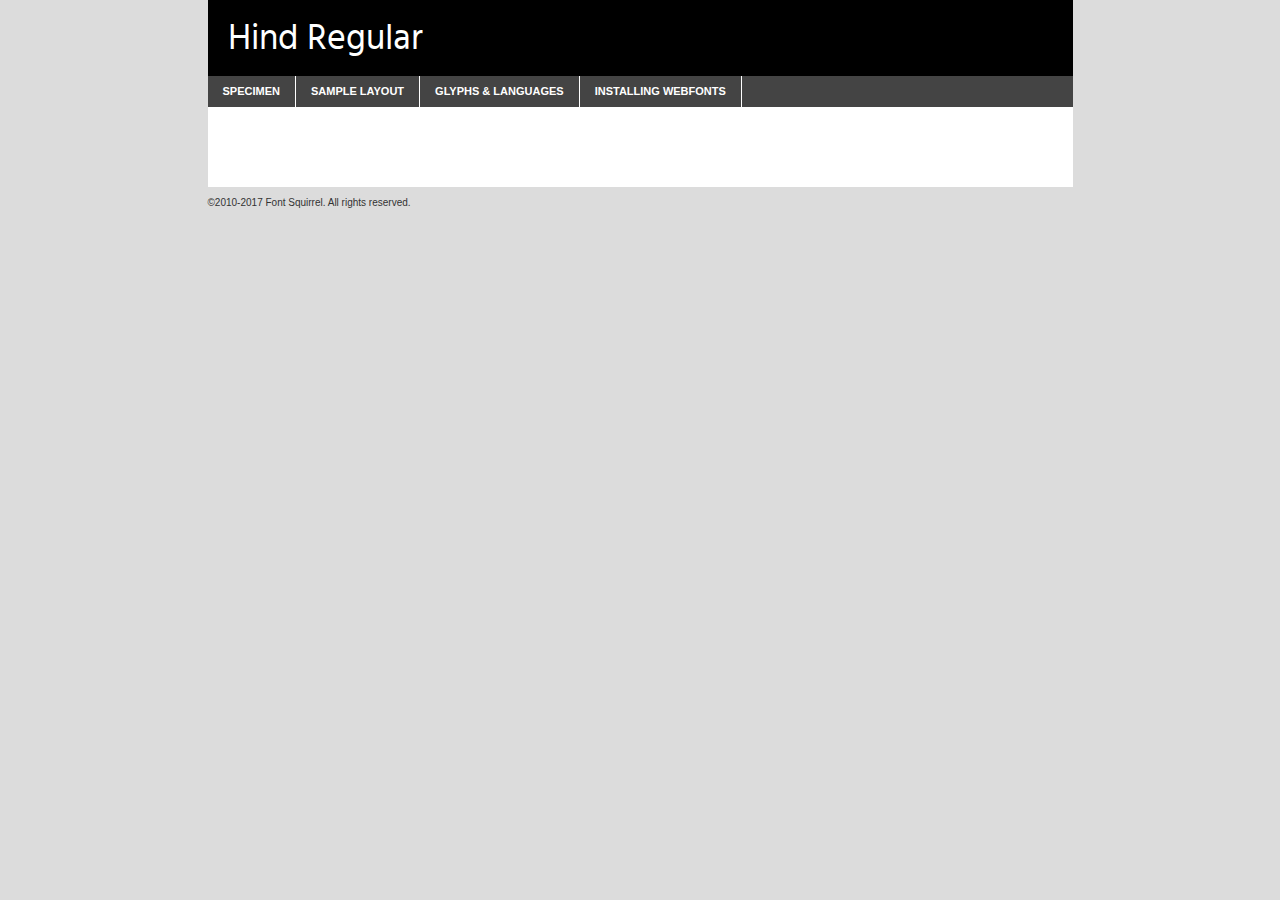
<file: fonts/hind-regular-demo.html>
<!DOCTYPE html PUBLIC "-//W3C//DTD XHTML 1.0 Transitional//EN"
        "http://www.w3.org/TR/xhtml1/DTD/xhtml1-transitional.dtd">

<html xmlns="http://www.w3.org/1999/xhtml" xml:lang="en" lang="en">
<head>
    <meta http-equiv="Content-Type" content="text/html; charset=utf-8"/>
    <script src="http://ajax.googleapis.com/ajax/libs/jquery/1.7.2/jquery.min.js" type="text/javascript" charset="utf-8"></script>
    <script type="text/javascript">
		(function($) {
			$.fn.easyTabs = function(option) {
				var param = jQuery.extend({ fadeSpeed: 'fast', defaultContent: 1, activeClass: 'active' }, option);
				$(this).each(function() {
					var thisId = '#' + this.id;
					if ( param.defaultContent == '' )
					{
						param.defaultContent = 1;
					}
					if ( typeof param.defaultContent == 'number' )
					{
						var defaultTab = $(thisId + ' .tabs li:eq(' + (param.defaultContent - 1) + ') a').attr('href').substr(1);
					}
					else
					{
						var defaultTab = param.defaultContent;
					}
					$(thisId + ' .tabs li a').each(function() {
						var tabToHide = $(this).attr('href').substr(1);
						$('#' + tabToHide).addClass('easytabs-tab-content');
					});
					hideAll();
					changeContent(defaultTab);

					function hideAll() {$(thisId + ' .easytabs-tab-content').hide();}

					function changeContent(tabId)
					{
						hideAll();
						$(thisId + ' .tabs li').removeClass(param.activeClass);
						$(thisId + ' .tabs li a[href=#' + tabId + ']').closest('li').addClass(param.activeClass);
						if ( param.fadeSpeed != 'none' )
						{
							$(thisId + ' #' + tabId).fadeIn(param.fadeSpeed);
						}
						else
						{
							$(thisId + ' #' + tabId).show();
						}
					}

					$(thisId + ' .tabs li').click(function() {
						var tabId = $(this).find('a').attr('href').substr(1);
						changeContent(tabId);
						return false;
					});
				});
			}
		})(jQuery);
    </script>
    <link rel="stylesheet" href="specimen_files/specimen_stylesheet.css" type="text/css" charset="utf-8"/>
    <link rel="stylesheet" href="stylesheet.css" type="text/css" charset="utf-8"/>

    <style type="text/css">
        		body {
			font-family: 'hindregular';
        		}

            </style>

    <title>Hind Regular Specimen</title>


    <script type="text/javascript" charset="utf-8">
		$(document).ready(function() {
			$('#container').easyTabs({ defaultContent: 1 });
		});
    </script>
</head>

<body>
<div id="container">
    <div id="header">
		Hind Regular    </div>
    <ul class="tabs">
        <li><a href="#specimen">Specimen</a></li>
        <li><a href="#layout">Sample Layout</a></li>
		        <li><a href="#glyphs">Glyphs &amp; Languages</a></li>
        <li><a href="#installing">Installing Webfonts</a></li>

    </ul>

    <div id="main_content">


        <div id="specimen">

            <div class="section">
                <div class="grid12 firstcol">
                    <div class="huge">AaBb</div>
                </div>
            </div>

            <div class="section">
                <div class="glyph_range">A&#x200B;B&#x200b;C&#x200b;D&#x200b;E&#x200b;F&#x200b;G&#x200b;H&#x200b;I&#x200b;J&#x200b;K&#x200b;L&#x200b;M&#x200b;N&#x200b;O&#x200b;P&#x200b;Q&#x200b;R&#x200b;S&#x200b;T&#x200b;U&#x200b;V&#x200b;W&#x200b;X&#x200b;Y&#x200b;Z&#x200b;a&#x200b;b&#x200b;c&#x200b;d&#x200b;e&#x200b;f&#x200b;g&#x200b;h&#x200b;i&#x200b;j&#x200b;k&#x200b;l&#x200b;m&#x200b;n&#x200b;o&#x200b;p&#x200b;q&#x200b;r&#x200b;s&#x200b;t&#x200b;u&#x200b;v&#x200b;w&#x200b;x&#x200b;y&#x200b;z&#x200b;1&#x200b;2&#x200b;3&#x200b;4&#x200b;5&#x200b;6&#x200b;7&#x200b;8&#x200b;9&#x200b;0&#x200b;&amp;&#x200b;.&#x200b;,&#x200b;?&#x200b;!&#x200b;&#64;&#x200b;(&#x200b;)&#x200b;#&#x200b;$&#x200b;%&#x200b;*&#x200b;+&#x200b;-&#x200b;=&#x200b;:&#x200b;;</div>
            </div>
            <div class="section">
                <div class="grid12 firstcol">
                    <table class="sample_table">
                        <tr>
                            <td>10</td>
                            <td class="size10">abcdefghijklmnopqrstuvwxyzABCDEFGHIJKLMNOPQRSTUVWXYZ0123456789abcdefghijklmnopqrstuvwxyzABCDEFGHIJKLMNOPQRSTUVWXYZ0123456789abcdefghijklmnopqrstuvwxyzABCDEFGHIJKLMNOPQRSTUVWXYZ</td>
                        </tr>
                        <tr>
                            <td>11</td>
                            <td class="size11">abcdefghijklmnopqrstuvwxyzABCDEFGHIJKLMNOPQRSTUVWXYZ0123456789abcdefghijklmnopqrstuvwxyzABCDEFGHIJKLMNOPQRSTUVWXYZ0123456789abcdefghijklmnopqrstuvwxyzABCDEFGHIJKLMNOPQRSTUVWXYZ</td>
                        </tr>
                        <tr>
                            <td>12</td>
                            <td class="size12">abcdefghijklmnopqrstuvwxyzABCDEFGHIJKLMNOPQRSTUVWXYZ0123456789abcdefghijklmnopqrstuvwxyzABCDEFGHIJKLMNOPQRSTUVWXYZ0123456789abcdefghijklmnopqrstuvwxyzABCDEFGHIJKLMNOPQRSTUVWXYZ</td>
                        </tr>
                        <tr>
                            <td>13</td>
                            <td class="size13">abcdefghijklmnopqrstuvwxyzABCDEFGHIJKLMNOPQRSTUVWXYZ0123456789abcdefghijklmnopqrstuvwxyzABCDEFGHIJKLMNOPQRSTUVWXYZ0123456789abcdefghijklmnopqrstuvwxyzABCDEFGHIJKLMNOPQRSTUVWXYZ</td>
                        </tr>
                        <tr>
                            <td>14</td>
                            <td class="size14">abcdefghijklmnopqrstuvwxyzABCDEFGHIJKLMNOPQRSTUVWXYZ0123456789abcdefghijklmnopqrstuvwxyzABCDEFGHIJKLMNOPQRSTUVWXYZ0123456789abcdefghijklmnopqrstuvwxyzABCDEFGHIJKLMNOPQRSTUVWXYZ</td>
                        </tr>
                        <tr>
                            <td>16</td>
                            <td class="size16">abcdefghijklmnopqrstuvwxyzABCDEFGHIJKLMNOPQRSTUVWXYZ0123456789abcdefghijklmnopqrstuvwxyzABCDEFGHIJKLMNOPQRSTUVWXYZ</td>
                        </tr>
                        <tr>
                            <td>18</td>
                            <td class="size18">abcdefghijklmnopqrstuvwxyzABCDEFGHIJKLMNOPQRSTUVWXYZ0123456789abcdefghijklmnopqrstuvwxyzABCDEFGHIJKLMNOPQRSTUVWXYZ</td>
                        </tr>
                        <tr>
                            <td>20</td>
                            <td class="size20">abcdefghijklmnopqrstuvwxyzABCDEFGHIJKLMNOPQRSTUVWXYZ0123456789abcdefghijklmnopqrstuvwxyzABCDEFGHIJKLMNOPQRSTUVWXYZ</td>
                        </tr>
                        <tr>
                            <td>24</td>
                            <td class="size24">abcdefghijklmnopqrstuvwxyzABCDEFGHIJKLMNOPQRSTUVWXYZ0123456789abcdefghijklmnopqrstuvwxyzABCDEFGHIJKLMNOPQRSTUVWXYZ</td>
                        </tr>
                        <tr>
                            <td>30</td>
                            <td class="size30">abcdefghijklmnopqrstuvwxyzABCDEFGHIJKLMNOPQRSTUVWXYZ0123456789abcdefghijklmnopqrstuvwxyzABCDEFGHIJKLMNOPQRSTUVWXYZ</td>
                        </tr>
                        <tr>
                            <td>36</td>
                            <td class="size36">abcdefghijklmnopqrstuvwxyzABCDEFGHIJKLMNOPQRSTUVWXYZ0123456789abcdefghijklmnopqrstuvwxyzABCDEFGHIJKLMNOPQRSTUVWXYZ</td>
                        </tr>
                        <tr>
                            <td>48</td>
                            <td class="size48">abcdefghijklmnopqrstuvwxyzABCDEFGHIJKLMNOPQRSTUVWXYZ0123456789abcdefghijklmnopqrstuvwxyzABCDEFGHIJKLMNOPQRSTUVWXYZ</td>
                        </tr>
                        <tr>
                            <td>60</td>
                            <td class="size60">abcdefghijklmnopqrstuvwxyzABCDEFGHIJKLMNOPQRSTUVWXYZ0123456789abcdefghijklmnopqrstuvwxyzABCDEFGHIJKLMNOPQRSTUVWXYZ</td>
                        </tr>
                        <tr>
                            <td>72</td>
                            <td class="size72">abcdefghijklmnopqrstuvwxyzABCDEFGHIJKLMNOPQRSTUVWXYZ0123456789abcdefghijklmnopqrstuvwxyzABCDEFGHIJKLMNOPQRSTUVWXYZ</td>
                        </tr>
                        <tr>
                            <td>90</td>
                            <td class="size90">abcdefghijklmnopqrstuvwxyzABCDEFGHIJKLMNOPQRSTUVWXYZ0123456789abcdefghijklmnopqrstuvwxyzABCDEFGHIJKLMNOPQRSTUVWXYZ</td>
                        </tr>
                    </table>

                </div>

            </div>


            <div class="section" id="bodycomparison">


                <div id="xheight">
                    <div class="fontbody">&#x25FC;&#x25FC;&#x25FC;&#x25FC;&#x25FC;&#x25FC;&#x25FC;&#x25FC;&#x25FC;&#x25FC;&#x25FC;&#x25FC;&#x25FC;&#x25FC;&#x25FC;&#x25FC;&#x25FC;&#x25FC;&#x25FC;&#x25FC;&#x25FC;&#x25FC;&#x25FC;&#x25FC;&#x25FC;&#x25FC;&#x25FC;&#x25FC;&#x25FC;&#x25FC;&#x25FC;&#x25FC;&#x25FC;&#x25FC;&#x25FC;&#x25FC;&#x25FC;&#x25FC;&#x25FC;&#x25FC;&#x25FC;&#x25FC;&#x25FC;&#x25FC;&#x25FC;&#x25FC;&#x25FC;&#x25FC;&#x25FC;&#x25FC;&#x25FC;&#x25FC;&#x25FC;&#x25FC;&#x25FC;&#x25FC;&#x25FC;&#x25FC;&#x25FC;&#x25FC;&#x25FC;&#x25FC;&#x25FC;&#x25FC;&#x25FC;&#x25FC;&#x25FC;&#x25FC;&#x25FC;&#x25FC;&#x25FC;&#x25FC;&#x25FC;&#x25FC;&#x25FC;&#x25FC;&#x25FC;&#x25FC;&#x25FC;&#x25FC;&#x25FC;&#x25FC;&#x25FC;&#x25FC;&#x25FC;&#x25FC;&#x25FC;&#x25FC;&#x25FC;&#x25FC;&#x25FC;&#x25FC;&#x25FC;&#x25FC;&#x25FC;&#x25FC;&#x25FC;&#x25FC;&#x25FC;body</div>
                    <div class="arialbody">body</div>
                    <div class="verdanabody">body</div>
                    <div class="georgiabody">body</div>
                </div>
                <div class="fontbody" style="z-index:1">
                    body<span>Hind Regular</span>
                </div>
                <div class="arialbody" style="z-index:1">
                    body<span>Arial</span>
                </div>
                <div class="verdanabody" style="z-index:1">
                    body<span>Verdana</span>
                </div>
                <div class="georgiabody" style="z-index:1">
                    body<span>Georgia</span>
                </div>


            </div>


            <div class="section psample psample_row1" id="">

                <div class="grid2 firstcol">
                    <p class="size10"><span>10.</span>Aenean lacinia bibendum nulla sed consectetur. Fusce dapibus, tellus ac cursus commodo, tortor mauris condimentum nibh, ut fermentum massa justo sit amet risus. Nullam id dolor id nibh ultricies vehicula ut id elit. Cum sociis natoque penatibus et magnis dis parturient montes, nascetur ridiculus mus. Nulla vitae elit libero, a pharetra augue.</p>

                </div>
                <div class="grid3">
                    <p class="size11"><span>11.</span>Aenean lacinia bibendum nulla sed consectetur. Fusce dapibus, tellus ac cursus commodo, tortor mauris condimentum nibh, ut fermentum massa justo sit amet risus. Nullam id dolor id nibh ultricies vehicula ut id elit. Cum sociis natoque penatibus et magnis dis parturient montes, nascetur ridiculus mus. Nulla vitae elit libero, a pharetra augue.</p>

                </div>
                <div class="grid3">
                    <p class="size12"><span>12.</span>Aenean lacinia bibendum nulla sed consectetur. Fusce dapibus, tellus ac cursus commodo, tortor mauris condimentum nibh, ut fermentum massa justo sit amet risus. Nullam id dolor id nibh ultricies vehicula ut id elit. Cum sociis natoque penatibus et magnis dis parturient montes, nascetur ridiculus mus. Nulla vitae elit libero, a pharetra augue.</p>

                </div>
                <div class="grid4">
                    <p class="size13"><span>13.</span>Aenean lacinia bibendum nulla sed consectetur. Fusce dapibus, tellus ac cursus commodo, tortor mauris condimentum nibh, ut fermentum massa justo sit amet risus. Nullam id dolor id nibh ultricies vehicula ut id elit. Cum sociis natoque penatibus et magnis dis parturient montes, nascetur ridiculus mus. Nulla vitae elit libero, a pharetra augue.</p>

                </div>
                <div class="white_blend"></div>

            </div>
            <div class="section psample psample_row2" id="">
                <div class="grid3 firstcol">
                    <p class="size14"><span>14.</span>Aenean lacinia bibendum nulla sed consectetur. Fusce dapibus, tellus ac cursus commodo, tortor mauris condimentum nibh, ut fermentum massa justo sit amet risus. Nullam id dolor id nibh ultricies vehicula ut id elit. Cum sociis natoque penatibus et magnis dis parturient montes, nascetur ridiculus mus. Nulla vitae elit libero, a pharetra augue.</p>

                </div>
                <div class="grid4">
                    <p class="size16"><span>16.</span>Aenean lacinia bibendum nulla sed consectetur. Fusce dapibus, tellus ac cursus commodo, tortor mauris condimentum nibh, ut fermentum massa justo sit amet risus. Nullam id dolor id nibh ultricies vehicula ut id elit. Cum sociis natoque penatibus et magnis dis parturient montes, nascetur ridiculus mus. Nulla vitae elit libero, a pharetra augue.</p>

                </div>
                <div class="grid5">
                    <p class="size18"><span>18.</span>Aenean lacinia bibendum nulla sed consectetur. Fusce dapibus, tellus ac cursus commodo, tortor mauris condimentum nibh, ut fermentum massa justo sit amet risus. Nullam id dolor id nibh ultricies vehicula ut id elit. Cum sociis natoque penatibus et magnis dis parturient montes, nascetur ridiculus mus. Nulla vitae elit libero, a pharetra augue.</p>

                </div>

                <div class="white_blend"></div>

            </div>

            <div class="section psample psample_row3" id="">
                <div class="grid5 firstcol">
                    <p class="size20"><span>20.</span>Aenean lacinia bibendum nulla sed consectetur. Fusce dapibus, tellus ac cursus commodo, tortor mauris condimentum nibh, ut fermentum massa justo sit amet risus. Nullam id dolor id nibh ultricies vehicula ut id elit. Cum sociis natoque penatibus et magnis dis parturient montes, nascetur ridiculus mus. Nulla vitae elit libero, a pharetra augue.</p>
                </div>
                <div class="grid7">
                    <p class="size24"><span>24.</span>Aenean lacinia bibendum nulla sed consectetur. Fusce dapibus, tellus ac cursus commodo, tortor mauris condimentum nibh, ut fermentum massa justo sit amet risus. Nullam id dolor id nibh ultricies vehicula ut id elit. Cum sociis natoque penatibus et magnis dis parturient montes, nascetur ridiculus mus. Nulla vitae elit libero, a pharetra augue.</p>
                </div>

                <div class="white_blend"></div>

            </div>

            <div class="section psample psample_row4" id="">
                <div class="grid12 firstcol">
                    <p class="size30"><span>30.</span>Aenean lacinia bibendum nulla sed consectetur. Fusce dapibus, tellus ac cursus commodo, tortor mauris condimentum nibh, ut fermentum massa justo sit amet risus. Nullam id dolor id nibh ultricies vehicula ut id elit. Cum sociis natoque penatibus et magnis dis parturient montes, nascetur ridiculus mus. Nulla vitae elit libero, a pharetra augue.</p>
                </div>
                <div class="white_blend"></div>

            </div>


            <div class="section psample psample_row1 fullreverse">
                <div class="grid2 firstcol">
                    <p class="size10"><span>10.</span>Aenean lacinia bibendum nulla sed consectetur. Fusce dapibus, tellus ac cursus commodo, tortor mauris condimentum nibh, ut fermentum massa justo sit amet risus. Nullam id dolor id nibh ultricies vehicula ut id elit. Cum sociis natoque penatibus et magnis dis parturient montes, nascetur ridiculus mus. Nulla vitae elit libero, a pharetra augue.</p>

                </div>
                <div class="grid3">
                    <p class="size11"><span>11.</span>Aenean lacinia bibendum nulla sed consectetur. Fusce dapibus, tellus ac cursus commodo, tortor mauris condimentum nibh, ut fermentum massa justo sit amet risus. Nullam id dolor id nibh ultricies vehicula ut id elit. Cum sociis natoque penatibus et magnis dis parturient montes, nascetur ridiculus mus. Nulla vitae elit libero, a pharetra augue.</p>

                </div>
                <div class="grid3">
                    <p class="size12"><span>12.</span>Aenean lacinia bibendum nulla sed consectetur. Fusce dapibus, tellus ac cursus commodo, tortor mauris condimentum nibh, ut fermentum massa justo sit amet risus. Nullam id dolor id nibh ultricies vehicula ut id elit. Cum sociis natoque penatibus et magnis dis parturient montes, nascetur ridiculus mus. Nulla vitae elit libero, a pharetra augue.</p>

                </div>
                <div class="grid4">
                    <p class="size13"><span>13.</span>Aenean lacinia bibendum nulla sed consectetur. Fusce dapibus, tellus ac cursus commodo, tortor mauris condimentum nibh, ut fermentum massa justo sit amet risus. Nullam id dolor id nibh ultricies vehicula ut id elit. Cum sociis natoque penatibus et magnis dis parturient montes, nascetur ridiculus mus. Nulla vitae elit libero, a pharetra augue.</p>

                </div>
                <div class="black_blend"></div>

            </div>

            <div class="section psample psample_row2 fullreverse">
                <div class="grid3 firstcol">
                    <p class="size14"><span>14.</span>Aenean lacinia bibendum nulla sed consectetur. Fusce dapibus, tellus ac cursus commodo, tortor mauris condimentum nibh, ut fermentum massa justo sit amet risus. Nullam id dolor id nibh ultricies vehicula ut id elit. Cum sociis natoque penatibus et magnis dis parturient montes, nascetur ridiculus mus. Nulla vitae elit libero, a pharetra augue.</p>

                </div>
                <div class="grid4">
                    <p class="size16"><span>16.</span>Aenean lacinia bibendum nulla sed consectetur. Fusce dapibus, tellus ac cursus commodo, tortor mauris condimentum nibh, ut fermentum massa justo sit amet risus. Nullam id dolor id nibh ultricies vehicula ut id elit. Cum sociis natoque penatibus et magnis dis parturient montes, nascetur ridiculus mus. Nulla vitae elit libero, a pharetra augue.</p>

                </div>
                <div class="grid5">
                    <p class="size18"><span>18.</span>Aenean lacinia bibendum nulla sed consectetur. Fusce dapibus, tellus ac cursus commodo, tortor mauris condimentum nibh, ut fermentum massa justo sit amet risus. Nullam id dolor id nibh ultricies vehicula ut id elit. Cum sociis natoque penatibus et magnis dis parturient montes, nascetur ridiculus mus. Nulla vitae elit libero, a pharetra augue.</p>

                </div>
                <div class="black_blend"></div>

            </div>

            <div class="section psample fullreverse psample_row3" id="">
                <div class="grid5 firstcol">
                    <p class="size20"><span>20.</span>Aenean lacinia bibendum nulla sed consectetur. Fusce dapibus, tellus ac cursus commodo, tortor mauris condimentum nibh, ut fermentum massa justo sit amet risus. Nullam id dolor id nibh ultricies vehicula ut id elit. Cum sociis natoque penatibus et magnis dis parturient montes, nascetur ridiculus mus. Nulla vitae elit libero, a pharetra augue.</p>
                </div>
                <div class="grid7">
                    <p class="size24"><span>24.</span>Aenean lacinia bibendum nulla sed consectetur. Fusce dapibus, tellus ac cursus commodo, tortor mauris condimentum nibh, ut fermentum massa justo sit amet risus. Nullam id dolor id nibh ultricies vehicula ut id elit. Cum sociis natoque penatibus et magnis dis parturient montes, nascetur ridiculus mus. Nulla vitae elit libero, a pharetra augue.</p>
                </div>

                <div class="black_blend"></div>

            </div>

            <div class="section psample fullreverse psample_row4" id="" style="border-bottom: 20px #000 solid;">
                <div class="grid12 firstcol">
                    <p class="size30"><span>30.</span>Aenean lacinia bibendum nulla sed consectetur. Fusce dapibus, tellus ac cursus commodo, tortor mauris condimentum nibh, ut fermentum massa justo sit amet risus. Nullam id dolor id nibh ultricies vehicula ut id elit. Cum sociis natoque penatibus et magnis dis parturient montes, nascetur ridiculus mus. Nulla vitae elit libero, a pharetra augue.</p>
                </div>
                <div class="black_blend"></div>

            </div>


        </div>

        <div id="layout">

            <div class="section">

                <div class="grid12 firstcol">
                    <h1>Lorem Ipsum Dolor</h1>
                    <h2>Etiam porta sem malesuada magna mollis euismod</h2>

                    <p class="byline">By <a href="#link">Aenean Lacinia</a></p>
                </div>
            </div>
            <div class="section">
                <div class="grid8 firstcol">
                    <p class="large">Donec sed odio dui. Morbi leo risus, porta ac consectetur ac, vestibulum at eros. Fusce dapibus, tellus ac cursus commodo, tortor mauris condimentum nibh, ut fermentum massa justo sit amet risus. </p>


                    <h3>Pellentesque ornare sem</h3>

                    <p>Maecenas sed diam eget risus varius blandit sit amet non magna. Maecenas faucibus mollis interdum. Donec ullamcorper nulla non metus auctor fringilla. Nullam id dolor id nibh ultricies vehicula ut id elit. Nullam id dolor id nibh ultricies vehicula ut id elit. </p>

                    <p>Aenean eu leo quam. Pellentesque ornare sem lacinia quam venenatis vestibulum. Lorem ipsum dolor sit amet, consectetur adipiscing elit. Cum sociis natoque penatibus et magnis dis parturient montes, nascetur ridiculus mus. </p>

                    <p>Nulla vitae elit libero, a pharetra augue. Praesent commodo cursus magna, vel scelerisque nisl consectetur et. Aenean lacinia bibendum nulla sed consectetur. </p>

                    <p>Nullam quis risus eget urna mollis ornare vel eu leo. Nullam quis risus eget urna mollis ornare vel eu leo. Maecenas sed diam eget risus varius blandit sit amet non magna. Donec ullamcorper nulla non metus auctor fringilla. </p>

                    <h3>Cras mattis consectetur</h3>

                    <p>Aenean eu leo quam. Pellentesque ornare sem lacinia quam venenatis vestibulum. Aenean lacinia bibendum nulla sed consectetur. Integer posuere erat a ante venenatis dapibus posuere velit aliquet. Cras mattis consectetur purus sit amet fermentum. </p>

                    <p>Nullam id dolor id nibh ultricies vehicula ut id elit. Nullam quis risus eget urna mollis ornare vel eu leo. Cras mattis consectetur purus sit amet fermentum.</p>
                </div>

                <div class="grid4 sidebar">

                    <div class="box reverse">
                        <p class="last">Nullam quis risus eget urna mollis ornare vel eu leo. Donec ullamcorper nulla non metus auctor fringilla. Cras mattis consectetur purus sit amet fermentum. Sed posuere consectetur est at lobortis. Lorem ipsum dolor sit amet, consectetur adipiscing elit. </p>
                    </div>

                    <p class="caption">Maecenas sed diam eget risus varius.</p>

                    <p>Vestibulum id ligula porta felis euismod semper. Integer posuere erat a ante venenatis dapibus posuere velit aliquet. Vestibulum id ligula porta felis euismod semper. Sed posuere consectetur est at lobortis. Maecenas sed diam eget risus varius blandit sit amet non magna. Fusce dapibus, tellus ac cursus commodo, tortor mauris condimentum nibh, ut fermentum massa justo sit amet risus. </p>


                    <p>Duis mollis, est non commodo luctus, nisi erat porttitor ligula, eget lacinia odio sem nec elit. Aenean lacinia bibendum nulla sed consectetur. Vivamus sagittis lacus vel augue laoreet rutrum faucibus dolor auctor. Aenean lacinia bibendum nulla sed consectetur. Nullam quis risus eget urna mollis ornare vel eu leo. </p>

                    <p>Praesent commodo cursus magna, vel scelerisque nisl consectetur et. Donec ullamcorper nulla non metus auctor fringilla. Maecenas faucibus mollis interdum. Fusce dapibus, tellus ac cursus commodo, tortor mauris condimentum nibh, ut fermentum massa justo sit amet risus. </p>

                </div>
            </div>

        </div>


		

        <div id="glyphs">
            <div class="section">
                <div class="grid12 firstcol">

                    <h1>Language Support</h1>
                    <p>The subset of Hind Regular in this kit supports the following languages:<br/>

						Albanian, Basque, Breton, Chamorro, Danish, Dutch, English, Faroese, Finnish, French, Frisian, Galician, German, Icelandic, Italian, Malagasy, Norwegian, Portuguese, Spanish, Alsatian, Aragonese, Arapaho, Arrernte, Asturian, Aymara, Bislama, Cebuano, Corsican, Fijian, French_creole, Genoese, Gilbertese, Greenlandic, Haitian_creole, Hiligaynon, Hmong, Hopi, Ibanag, Iloko_ilokano, Indonesian, Interglossa_glosa, Interlingua, Irish_gaelic, Jerriais, Lojban, Lombard, Luxembourgeois, Manx, Mohawk, Norfolk_pitcairnese, Occitan, Oromo, Pangasinan, Papiamento, Piedmontese, Potawatomi, Rhaeto-romance, Romansh, Rotokas, Sami_lule, Samoan, Sardinian, Scots_gaelic, Seychelles_creole, Shona, Sicilian, Somali, Southern_ndebele, Swahili, Swati_swazi, Tagalog_filipino_pilipino, Tetum, Tok_pisin, Uyghur_latinized, Volapuk, Walloon, Warlpiri, Xhosa, Yapese, Zulu, Latinbasic, Ubasic, Demo                    </p>
                    <h1>Glyph Chart</h1>
                    <p>The subset of Hind Regular in this kit includes all the glyphs listed below. Unicode entities are included above each glyph to help you insert individual characters into your layout.</p>
                    <div id="glyph_chart">

																																	                                <div><p>&amp;#13;</p>&#13;</div>
																				                                <div><p>&amp;#32;</p>&#32;</div>
																				                                <div><p>&amp;#33;</p>&#33;</div>
																				                                <div><p>&amp;#34;</p>&#34;</div>
																				                                <div><p>&amp;#35;</p>&#35;</div>
																				                                <div><p>&amp;#36;</p>&#36;</div>
																				                                <div><p>&amp;#37;</p>&#37;</div>
																				                                <div><p>&amp;#38;</p>&#38;</div>
																				                                <div><p>&amp;#39;</p>&#39;</div>
																				                                <div><p>&amp;#40;</p>&#40;</div>
																				                                <div><p>&amp;#41;</p>&#41;</div>
																				                                <div><p>&amp;#42;</p>&#42;</div>
																				                                <div><p>&amp;#43;</p>&#43;</div>
																				                                <div><p>&amp;#44;</p>&#44;</div>
																				                                <div><p>&amp;#45;</p>&#45;</div>
																				                                <div><p>&amp;#46;</p>&#46;</div>
																				                                <div><p>&amp;#47;</p>&#47;</div>
																				                                <div><p>&amp;#48;</p>&#48;</div>
																				                                <div><p>&amp;#49;</p>&#49;</div>
																				                                <div><p>&amp;#50;</p>&#50;</div>
																				                                <div><p>&amp;#51;</p>&#51;</div>
																				                                <div><p>&amp;#52;</p>&#52;</div>
																				                                <div><p>&amp;#53;</p>&#53;</div>
																				                                <div><p>&amp;#54;</p>&#54;</div>
																				                                <div><p>&amp;#55;</p>&#55;</div>
																				                                <div><p>&amp;#56;</p>&#56;</div>
																				                                <div><p>&amp;#57;</p>&#57;</div>
																				                                <div><p>&amp;#58;</p>&#58;</div>
																				                                <div><p>&amp;#59;</p>&#59;</div>
																				                                <div><p>&amp;#60;</p>&#60;</div>
																				                                <div><p>&amp;#61;</p>&#61;</div>
																				                                <div><p>&amp;#62;</p>&#62;</div>
																				                                <div><p>&amp;#63;</p>&#63;</div>
																				                                <div><p>&amp;#64;</p>&#64;</div>
																				                                <div><p>&amp;#65;</p>&#65;</div>
																				                                <div><p>&amp;#66;</p>&#66;</div>
																				                                <div><p>&amp;#67;</p>&#67;</div>
																				                                <div><p>&amp;#68;</p>&#68;</div>
																				                                <div><p>&amp;#69;</p>&#69;</div>
																				                                <div><p>&amp;#70;</p>&#70;</div>
																				                                <div><p>&amp;#71;</p>&#71;</div>
																				                                <div><p>&amp;#72;</p>&#72;</div>
																				                                <div><p>&amp;#73;</p>&#73;</div>
																				                                <div><p>&amp;#74;</p>&#74;</div>
																				                                <div><p>&amp;#75;</p>&#75;</div>
																				                                <div><p>&amp;#76;</p>&#76;</div>
																				                                <div><p>&amp;#77;</p>&#77;</div>
																				                                <div><p>&amp;#78;</p>&#78;</div>
																				                                <div><p>&amp;#79;</p>&#79;</div>
																				                                <div><p>&amp;#80;</p>&#80;</div>
																				                                <div><p>&amp;#81;</p>&#81;</div>
																				                                <div><p>&amp;#82;</p>&#82;</div>
																				                                <div><p>&amp;#83;</p>&#83;</div>
																				                                <div><p>&amp;#84;</p>&#84;</div>
																				                                <div><p>&amp;#85;</p>&#85;</div>
																				                                <div><p>&amp;#86;</p>&#86;</div>
																				                                <div><p>&amp;#87;</p>&#87;</div>
																				                                <div><p>&amp;#88;</p>&#88;</div>
																				                                <div><p>&amp;#89;</p>&#89;</div>
																				                                <div><p>&amp;#90;</p>&#90;</div>
																				                                <div><p>&amp;#91;</p>&#91;</div>
																				                                <div><p>&amp;#92;</p>&#92;</div>
																				                                <div><p>&amp;#93;</p>&#93;</div>
																				                                <div><p>&amp;#94;</p>&#94;</div>
																				                                <div><p>&amp;#95;</p>&#95;</div>
																				                                <div><p>&amp;#96;</p>&#96;</div>
																				                                <div><p>&amp;#97;</p>&#97;</div>
																				                                <div><p>&amp;#98;</p>&#98;</div>
																				                                <div><p>&amp;#99;</p>&#99;</div>
																				                                <div><p>&amp;#100;</p>&#100;</div>
																				                                <div><p>&amp;#101;</p>&#101;</div>
																				                                <div><p>&amp;#102;</p>&#102;</div>
																				                                <div><p>&amp;#103;</p>&#103;</div>
																				                                <div><p>&amp;#104;</p>&#104;</div>
																				                                <div><p>&amp;#105;</p>&#105;</div>
																				                                <div><p>&amp;#106;</p>&#106;</div>
																				                                <div><p>&amp;#107;</p>&#107;</div>
																				                                <div><p>&amp;#108;</p>&#108;</div>
																				                                <div><p>&amp;#109;</p>&#109;</div>
																				                                <div><p>&amp;#110;</p>&#110;</div>
																				                                <div><p>&amp;#111;</p>&#111;</div>
																				                                <div><p>&amp;#112;</p>&#112;</div>
																				                                <div><p>&amp;#113;</p>&#113;</div>
																				                                <div><p>&amp;#114;</p>&#114;</div>
																				                                <div><p>&amp;#115;</p>&#115;</div>
																				                                <div><p>&amp;#116;</p>&#116;</div>
																				                                <div><p>&amp;#117;</p>&#117;</div>
																				                                <div><p>&amp;#118;</p>&#118;</div>
																				                                <div><p>&amp;#119;</p>&#119;</div>
																				                                <div><p>&amp;#120;</p>&#120;</div>
																				                                <div><p>&amp;#121;</p>&#121;</div>
																				                                <div><p>&amp;#122;</p>&#122;</div>
																				                                <div><p>&amp;#123;</p>&#123;</div>
																				                                <div><p>&amp;#124;</p>&#124;</div>
																				                                <div><p>&amp;#125;</p>&#125;</div>
																				                                <div><p>&amp;#126;</p>&#126;</div>
																				                                <div><p>&amp;#160;</p>&#160;</div>
																				                                <div><p>&amp;#161;</p>&#161;</div>
																				                                <div><p>&amp;#162;</p>&#162;</div>
																				                                <div><p>&amp;#163;</p>&#163;</div>
																				                                <div><p>&amp;#164;</p>&#164;</div>
																				                                <div><p>&amp;#165;</p>&#165;</div>
																				                                <div><p>&amp;#166;</p>&#166;</div>
																				                                <div><p>&amp;#167;</p>&#167;</div>
																				                                <div><p>&amp;#168;</p>&#168;</div>
																				                                <div><p>&amp;#169;</p>&#169;</div>
																				                                <div><p>&amp;#170;</p>&#170;</div>
																				                                <div><p>&amp;#171;</p>&#171;</div>
																				                                <div><p>&amp;#172;</p>&#172;</div>
																				                                <div><p>&amp;#173;</p>&#173;</div>
																				                                <div><p>&amp;#174;</p>&#174;</div>
																				                                <div><p>&amp;#175;</p>&#175;</div>
																				                                <div><p>&amp;#176;</p>&#176;</div>
																				                                <div><p>&amp;#177;</p>&#177;</div>
																				                                <div><p>&amp;#178;</p>&#178;</div>
																				                                <div><p>&amp;#179;</p>&#179;</div>
																				                                <div><p>&amp;#180;</p>&#180;</div>
																				                                <div><p>&amp;#181;</p>&#181;</div>
																				                                <div><p>&amp;#182;</p>&#182;</div>
																				                                <div><p>&amp;#183;</p>&#183;</div>
																				                                <div><p>&amp;#184;</p>&#184;</div>
																				                                <div><p>&amp;#185;</p>&#185;</div>
																				                                <div><p>&amp;#186;</p>&#186;</div>
																				                                <div><p>&amp;#187;</p>&#187;</div>
																				                                <div><p>&amp;#188;</p>&#188;</div>
																				                                <div><p>&amp;#189;</p>&#189;</div>
																				                                <div><p>&amp;#190;</p>&#190;</div>
																				                                <div><p>&amp;#191;</p>&#191;</div>
																				                                <div><p>&amp;#192;</p>&#192;</div>
																				                                <div><p>&amp;#193;</p>&#193;</div>
																				                                <div><p>&amp;#194;</p>&#194;</div>
																				                                <div><p>&amp;#195;</p>&#195;</div>
																				                                <div><p>&amp;#196;</p>&#196;</div>
																				                                <div><p>&amp;#197;</p>&#197;</div>
																				                                <div><p>&amp;#198;</p>&#198;</div>
																				                                <div><p>&amp;#199;</p>&#199;</div>
																				                                <div><p>&amp;#200;</p>&#200;</div>
																				                                <div><p>&amp;#201;</p>&#201;</div>
																				                                <div><p>&amp;#202;</p>&#202;</div>
																				                                <div><p>&amp;#203;</p>&#203;</div>
																				                                <div><p>&amp;#204;</p>&#204;</div>
																				                                <div><p>&amp;#205;</p>&#205;</div>
																				                                <div><p>&amp;#206;</p>&#206;</div>
																				                                <div><p>&amp;#207;</p>&#207;</div>
																				                                <div><p>&amp;#208;</p>&#208;</div>
																				                                <div><p>&amp;#209;</p>&#209;</div>
																				                                <div><p>&amp;#210;</p>&#210;</div>
																				                                <div><p>&amp;#211;</p>&#211;</div>
																				                                <div><p>&amp;#212;</p>&#212;</div>
																				                                <div><p>&amp;#213;</p>&#213;</div>
																				                                <div><p>&amp;#214;</p>&#214;</div>
																				                                <div><p>&amp;#215;</p>&#215;</div>
																				                                <div><p>&amp;#216;</p>&#216;</div>
																				                                <div><p>&amp;#217;</p>&#217;</div>
																				                                <div><p>&amp;#218;</p>&#218;</div>
																				                                <div><p>&amp;#219;</p>&#219;</div>
																				                                <div><p>&amp;#220;</p>&#220;</div>
																				                                <div><p>&amp;#221;</p>&#221;</div>
																				                                <div><p>&amp;#222;</p>&#222;</div>
																				                                <div><p>&amp;#223;</p>&#223;</div>
																				                                <div><p>&amp;#224;</p>&#224;</div>
																				                                <div><p>&amp;#225;</p>&#225;</div>
																				                                <div><p>&amp;#226;</p>&#226;</div>
																				                                <div><p>&amp;#227;</p>&#227;</div>
																				                                <div><p>&amp;#228;</p>&#228;</div>
																				                                <div><p>&amp;#229;</p>&#229;</div>
																				                                <div><p>&amp;#230;</p>&#230;</div>
																				                                <div><p>&amp;#231;</p>&#231;</div>
																				                                <div><p>&amp;#232;</p>&#232;</div>
																				                                <div><p>&amp;#233;</p>&#233;</div>
																				                                <div><p>&amp;#234;</p>&#234;</div>
																				                                <div><p>&amp;#235;</p>&#235;</div>
																				                                <div><p>&amp;#236;</p>&#236;</div>
																				                                <div><p>&amp;#237;</p>&#237;</div>
																				                                <div><p>&amp;#238;</p>&#238;</div>
																				                                <div><p>&amp;#239;</p>&#239;</div>
																				                                <div><p>&amp;#240;</p>&#240;</div>
																				                                <div><p>&amp;#241;</p>&#241;</div>
																				                                <div><p>&amp;#242;</p>&#242;</div>
																				                                <div><p>&amp;#243;</p>&#243;</div>
																				                                <div><p>&amp;#244;</p>&#244;</div>
																				                                <div><p>&amp;#245;</p>&#245;</div>
																				                                <div><p>&amp;#246;</p>&#246;</div>
																				                                <div><p>&amp;#247;</p>&#247;</div>
																				                                <div><p>&amp;#248;</p>&#248;</div>
																				                                <div><p>&amp;#249;</p>&#249;</div>
																				                                <div><p>&amp;#250;</p>&#250;</div>
																				                                <div><p>&amp;#251;</p>&#251;</div>
																				                                <div><p>&amp;#252;</p>&#252;</div>
																				                                <div><p>&amp;#253;</p>&#253;</div>
																				                                <div><p>&amp;#254;</p>&#254;</div>
																				                                <div><p>&amp;#255;</p>&#255;</div>
																				                                <div><p>&amp;#338;</p>&#338;</div>
																				                                <div><p>&amp;#339;</p>&#339;</div>
																				                                <div><p>&amp;#376;</p>&#376;</div>
																				                                <div><p>&amp;#710;</p>&#710;</div>
																				                                <div><p>&amp;#732;</p>&#732;</div>
																				                                <div><p>&amp;#8192;</p>&#8192;</div>
																				                                <div><p>&amp;#8193;</p>&#8193;</div>
																				                                <div><p>&amp;#8194;</p>&#8194;</div>
																				                                <div><p>&amp;#8195;</p>&#8195;</div>
																				                                <div><p>&amp;#8196;</p>&#8196;</div>
																				                                <div><p>&amp;#8197;</p>&#8197;</div>
																				                                <div><p>&amp;#8198;</p>&#8198;</div>
																				                                <div><p>&amp;#8199;</p>&#8199;</div>
																				                                <div><p>&amp;#8200;</p>&#8200;</div>
																				                                <div><p>&amp;#8201;</p>&#8201;</div>
																				                                <div><p>&amp;#8202;</p>&#8202;</div>
																				                                <div><p>&amp;#8208;</p>&#8208;</div>
																				                                <div><p>&amp;#8209;</p>&#8209;</div>
																				                                <div><p>&amp;#8210;</p>&#8210;</div>
																				                                <div><p>&amp;#8211;</p>&#8211;</div>
																				                                <div><p>&amp;#8212;</p>&#8212;</div>
																				                                <div><p>&amp;#8216;</p>&#8216;</div>
																				                                <div><p>&amp;#8217;</p>&#8217;</div>
																				                                <div><p>&amp;#8218;</p>&#8218;</div>
																				                                <div><p>&amp;#8220;</p>&#8220;</div>
																				                                <div><p>&amp;#8221;</p>&#8221;</div>
																				                                <div><p>&amp;#8222;</p>&#8222;</div>
																				                                <div><p>&amp;#8226;</p>&#8226;</div>
																				                                <div><p>&amp;#8230;</p>&#8230;</div>
																				                                <div><p>&amp;#8239;</p>&#8239;</div>
																				                                <div><p>&amp;#8249;</p>&#8249;</div>
																				                                <div><p>&amp;#8250;</p>&#8250;</div>
																				                                <div><p>&amp;#8287;</p>&#8287;</div>
																				                                <div><p>&amp;#8364;</p>&#8364;</div>
																				                                <div><p>&amp;#8482;</p>&#8482;</div>
																				                                <div><p>&amp;#9724;</p>&#9724;</div>
																				                                <div><p>&amp;#64257;</p>&#64257;</div>
																				                                <div><p>&amp;#64258;</p>&#64258;</div>
																				                                <div><p>&amp;#64259;</p>&#64259;</div>
																				                                <div><p>&amp;#64260;</p>&#64260;</div>
																																																										                    </div>
                </div>


            </div>
        </div>


        <div id="specs">

        </div>

        <div id="installing">
            <div class="section">
                <div class="grid7 firstcol">
                    <h1>Installing Webfonts</h1>

                    <p>Webfonts are supported by all major browser platforms but not all in the same way. There are currently four different font formats that must be included in order to target all browsers. This includes TTF, WOFF, EOT and SVG.</p>

                    <h2>1. Upload your webfonts</h2>
                    <p>You must upload your webfont kit to your website. They should be in or near the same directory as your CSS files.</p>

                    <h2>2. Include the webfont stylesheet</h2>
                    <p>A special CSS @font-face declaration helps the various browsers select the appropriate font it needs without causing you a bunch of headaches. Learn more about this syntax by reading the <a href="https://www.fontspring.com/blog/further-hardening-of-the-bulletproof-syntax">Fontspring blog post</a> about it. The code for it is as follows:</p>


                    <code>
                        @font-face{
                        font-family: 'MyWebFont';
                        src: url('WebFont.eot');
                        src: url('WebFont.eot?#iefix') format('embedded-opentype'),
                        url('WebFont.woff') format('woff'),
                        url('WebFont.ttf') format('truetype'),
                        url('WebFont.svg#webfont') format('svg');
                        }
                    </code>

                    <p>We've already gone ahead and generated the code for you. All you have to do is link to the stylesheet in your HTML, like this:</p>
                    <code>&lt;link rel=&quot;stylesheet&quot; href=&quot;stylesheet.css&quot; type=&quot;text/css&quot; charset=&quot;utf-8&quot; /&gt;</code>

                    <h2>3. Modify your own stylesheet</h2>
                    <p>To take advantage of your new fonts, you must tell your stylesheet to use them. Look at the original @font-face declaration above and find the property called "font-family." The name linked there will be what you use to reference the font. Prepend that webfont name to the font stack in the "font-family" property, inside the selector you want to change. For example:</p>
                    <code>p { font-family: 'WebFont', Arial, sans-serif; }</code>

                    <h2>4. Test</h2>
                    <p>Getting webfonts to work cross-browser <em>can</em> be tricky. Use the information in the sidebar to help you if you find that fonts aren't loading in a particular browser.</p>
                </div>

                <div class="grid5 sidebar">
                    <div class="box">
                        <h2>Troubleshooting<br/>Font-Face Problems</h2>
                        <p>Having trouble getting your webfonts to load in your new website? Here are some tips to sort out what might be the problem.</p>

                        <h3>Fonts not showing in any browser</h3>

                        <p>This sounds like you need to work on the plumbing. You either did not upload the fonts to the correct directory, or you did not link the fonts properly in the CSS. If you've confirmed that all this is correct and you still have a problem, take a look at your .htaccess file and see if requests are getting intercepted.</p>

                        <h3>Fonts not loading in iPhone or iPad</h3>

                        <p>The most common problem here is that you are serving the fonts from an IIS server. IIS refuses to serve files that have unknown MIME types. If that is the case, you must set the MIME type for SVG to "image/svg+xml" in the server settings. Follow these instructions from Microsoft if you need help.</p>

                        <h3>Fonts not loading in Firefox</h3>

                        <p>The primary reason for this failure? You are still using a version Firefox older than 3.5. So upgrade already! If that isn't it, then you are very likely serving fonts from a different domain. Firefox requires that all font assets be served from the same domain. Lastly it is possible that you need to add WOFF to your list of MIME types (if you are serving via IIS.)</p>

                        <h3>Fonts not loading in IE</h3>

                        <p>Are you looking at Internet Explorer on an actual Windows machine or are you cheating by using a service like Adobe BrowserLab? Many of these screenshot services do not render @font-face for IE. Best to test it on a real machine.</p>

                        <h3>Fonts not loading in IE9</h3>

                        <p>IE9, like Firefox, requires that fonts be served from the same domain as the website. Make sure that is the case.</p>
                    </div>
                </div>
            </div>

        </div>

    </div>
    <div id="footer">
        <p>&copy;2010-2017 Font Squirrel. All rights reserved.</p>
    </div>
</div>
</body>
</html>
</file>
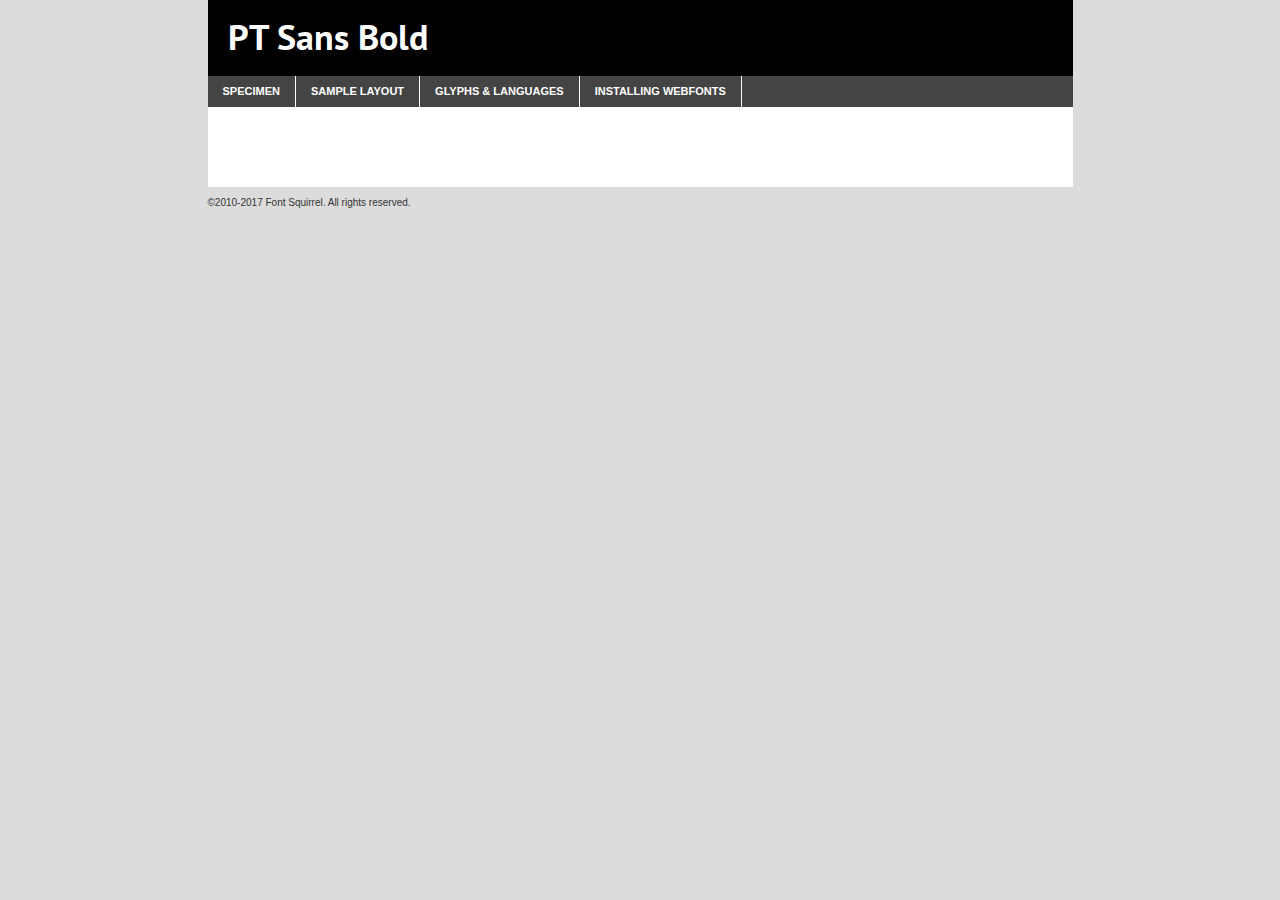
<file: fonts/ptsans-bold-demo.html>
<!DOCTYPE html PUBLIC "-//W3C//DTD XHTML 1.0 Transitional//EN"
        "http://www.w3.org/TR/xhtml1/DTD/xhtml1-transitional.dtd">

<html xmlns="http://www.w3.org/1999/xhtml" xml:lang="en" lang="en">
<head>
    <meta http-equiv="Content-Type" content="text/html; charset=utf-8"/>
    <script src="http://ajax.googleapis.com/ajax/libs/jquery/1.7.2/jquery.min.js" type="text/javascript" charset="utf-8"></script>
    <script type="text/javascript">
		(function($) {
			$.fn.easyTabs = function(option) {
				var param = jQuery.extend({ fadeSpeed: 'fast', defaultContent: 1, activeClass: 'active' }, option);
				$(this).each(function() {
					var thisId = '#' + this.id;
					if ( param.defaultContent == '' )
					{
						param.defaultContent = 1;
					}
					if ( typeof param.defaultContent == 'number' )
					{
						var defaultTab = $(thisId + ' .tabs li:eq(' + (param.defaultContent - 1) + ') a').attr('href').substr(1);
					}
					else
					{
						var defaultTab = param.defaultContent;
					}
					$(thisId + ' .tabs li a').each(function() {
						var tabToHide = $(this).attr('href').substr(1);
						$('#' + tabToHide).addClass('easytabs-tab-content');
					});
					hideAll();
					changeContent(defaultTab);

					function hideAll() {$(thisId + ' .easytabs-tab-content').hide();}

					function changeContent(tabId)
					{
						hideAll();
						$(thisId + ' .tabs li').removeClass(param.activeClass);
						$(thisId + ' .tabs li a[href=#' + tabId + ']').closest('li').addClass(param.activeClass);
						if ( param.fadeSpeed != 'none' )
						{
							$(thisId + ' #' + tabId).fadeIn(param.fadeSpeed);
						}
						else
						{
							$(thisId + ' #' + tabId).show();
						}
					}

					$(thisId + ' .tabs li').click(function() {
						var tabId = $(this).find('a').attr('href').substr(1);
						changeContent(tabId);
						return false;
					});
				});
			}
		})(jQuery);
    </script>
    <link rel="stylesheet" href="specimen_files/specimen_stylesheet.css" type="text/css" charset="utf-8"/>
    <link rel="stylesheet" href="stylesheet.css" type="text/css" charset="utf-8"/>

    <style type="text/css">
        		body {
			font-family: 'pt_sansbold';
        		}

            </style>

    <title>PT Sans Bold Specimen</title>


    <script type="text/javascript" charset="utf-8">
		$(document).ready(function() {
			$('#container').easyTabs({ defaultContent: 1 });
		});
    </script>
</head>

<body>
<div id="container">
    <div id="header">
		PT Sans Bold    </div>
    <ul class="tabs">
        <li><a href="#specimen">Specimen</a></li>
        <li><a href="#layout">Sample Layout</a></li>
		        <li><a href="#glyphs">Glyphs &amp; Languages</a></li>
        <li><a href="#installing">Installing Webfonts</a></li>

    </ul>

    <div id="main_content">


        <div id="specimen">

            <div class="section">
                <div class="grid12 firstcol">
                    <div class="huge">AaBb</div>
                </div>
            </div>

            <div class="section">
                <div class="glyph_range">A&#x200B;B&#x200b;C&#x200b;D&#x200b;E&#x200b;F&#x200b;G&#x200b;H&#x200b;I&#x200b;J&#x200b;K&#x200b;L&#x200b;M&#x200b;N&#x200b;O&#x200b;P&#x200b;Q&#x200b;R&#x200b;S&#x200b;T&#x200b;U&#x200b;V&#x200b;W&#x200b;X&#x200b;Y&#x200b;Z&#x200b;a&#x200b;b&#x200b;c&#x200b;d&#x200b;e&#x200b;f&#x200b;g&#x200b;h&#x200b;i&#x200b;j&#x200b;k&#x200b;l&#x200b;m&#x200b;n&#x200b;o&#x200b;p&#x200b;q&#x200b;r&#x200b;s&#x200b;t&#x200b;u&#x200b;v&#x200b;w&#x200b;x&#x200b;y&#x200b;z&#x200b;1&#x200b;2&#x200b;3&#x200b;4&#x200b;5&#x200b;6&#x200b;7&#x200b;8&#x200b;9&#x200b;0&#x200b;&amp;&#x200b;.&#x200b;,&#x200b;?&#x200b;!&#x200b;&#64;&#x200b;(&#x200b;)&#x200b;#&#x200b;$&#x200b;%&#x200b;*&#x200b;+&#x200b;-&#x200b;=&#x200b;:&#x200b;;</div>
            </div>
            <div class="section">
                <div class="grid12 firstcol">
                    <table class="sample_table">
                        <tr>
                            <td>10</td>
                            <td class="size10">abcdefghijklmnopqrstuvwxyzABCDEFGHIJKLMNOPQRSTUVWXYZ0123456789abcdefghijklmnopqrstuvwxyzABCDEFGHIJKLMNOPQRSTUVWXYZ0123456789abcdefghijklmnopqrstuvwxyzABCDEFGHIJKLMNOPQRSTUVWXYZ</td>
                        </tr>
                        <tr>
                            <td>11</td>
                            <td class="size11">abcdefghijklmnopqrstuvwxyzABCDEFGHIJKLMNOPQRSTUVWXYZ0123456789abcdefghijklmnopqrstuvwxyzABCDEFGHIJKLMNOPQRSTUVWXYZ0123456789abcdefghijklmnopqrstuvwxyzABCDEFGHIJKLMNOPQRSTUVWXYZ</td>
                        </tr>
                        <tr>
                            <td>12</td>
                            <td class="size12">abcdefghijklmnopqrstuvwxyzABCDEFGHIJKLMNOPQRSTUVWXYZ0123456789abcdefghijklmnopqrstuvwxyzABCDEFGHIJKLMNOPQRSTUVWXYZ0123456789abcdefghijklmnopqrstuvwxyzABCDEFGHIJKLMNOPQRSTUVWXYZ</td>
                        </tr>
                        <tr>
                            <td>13</td>
                            <td class="size13">abcdefghijklmnopqrstuvwxyzABCDEFGHIJKLMNOPQRSTUVWXYZ0123456789abcdefghijklmnopqrstuvwxyzABCDEFGHIJKLMNOPQRSTUVWXYZ0123456789abcdefghijklmnopqrstuvwxyzABCDEFGHIJKLMNOPQRSTUVWXYZ</td>
                        </tr>
                        <tr>
                            <td>14</td>
                            <td class="size14">abcdefghijklmnopqrstuvwxyzABCDEFGHIJKLMNOPQRSTUVWXYZ0123456789abcdefghijklmnopqrstuvwxyzABCDEFGHIJKLMNOPQRSTUVWXYZ0123456789abcdefghijklmnopqrstuvwxyzABCDEFGHIJKLMNOPQRSTUVWXYZ</td>
                        </tr>
                        <tr>
                            <td>16</td>
                            <td class="size16">abcdefghijklmnopqrstuvwxyzABCDEFGHIJKLMNOPQRSTUVWXYZ0123456789abcdefghijklmnopqrstuvwxyzABCDEFGHIJKLMNOPQRSTUVWXYZ</td>
                        </tr>
                        <tr>
                            <td>18</td>
                            <td class="size18">abcdefghijklmnopqrstuvwxyzABCDEFGHIJKLMNOPQRSTUVWXYZ0123456789abcdefghijklmnopqrstuvwxyzABCDEFGHIJKLMNOPQRSTUVWXYZ</td>
                        </tr>
                        <tr>
                            <td>20</td>
                            <td class="size20">abcdefghijklmnopqrstuvwxyzABCDEFGHIJKLMNOPQRSTUVWXYZ0123456789abcdefghijklmnopqrstuvwxyzABCDEFGHIJKLMNOPQRSTUVWXYZ</td>
                        </tr>
                        <tr>
                            <td>24</td>
                            <td class="size24">abcdefghijklmnopqrstuvwxyzABCDEFGHIJKLMNOPQRSTUVWXYZ0123456789abcdefghijklmnopqrstuvwxyzABCDEFGHIJKLMNOPQRSTUVWXYZ</td>
                        </tr>
                        <tr>
                            <td>30</td>
                            <td class="size30">abcdefghijklmnopqrstuvwxyzABCDEFGHIJKLMNOPQRSTUVWXYZ0123456789abcdefghijklmnopqrstuvwxyzABCDEFGHIJKLMNOPQRSTUVWXYZ</td>
                        </tr>
                        <tr>
                            <td>36</td>
                            <td class="size36">abcdefghijklmnopqrstuvwxyzABCDEFGHIJKLMNOPQRSTUVWXYZ0123456789abcdefghijklmnopqrstuvwxyzABCDEFGHIJKLMNOPQRSTUVWXYZ</td>
                        </tr>
                        <tr>
                            <td>48</td>
                            <td class="size48">abcdefghijklmnopqrstuvwxyzABCDEFGHIJKLMNOPQRSTUVWXYZ0123456789abcdefghijklmnopqrstuvwxyzABCDEFGHIJKLMNOPQRSTUVWXYZ</td>
                        </tr>
                        <tr>
                            <td>60</td>
                            <td class="size60">abcdefghijklmnopqrstuvwxyzABCDEFGHIJKLMNOPQRSTUVWXYZ0123456789abcdefghijklmnopqrstuvwxyzABCDEFGHIJKLMNOPQRSTUVWXYZ</td>
                        </tr>
                        <tr>
                            <td>72</td>
                            <td class="size72">abcdefghijklmnopqrstuvwxyzABCDEFGHIJKLMNOPQRSTUVWXYZ0123456789abcdefghijklmnopqrstuvwxyzABCDEFGHIJKLMNOPQRSTUVWXYZ</td>
                        </tr>
                        <tr>
                            <td>90</td>
                            <td class="size90">abcdefghijklmnopqrstuvwxyzABCDEFGHIJKLMNOPQRSTUVWXYZ0123456789abcdefghijklmnopqrstuvwxyzABCDEFGHIJKLMNOPQRSTUVWXYZ</td>
                        </tr>
                    </table>

                </div>

            </div>


            <div class="section" id="bodycomparison">


                <div id="xheight">
                    <div class="fontbody">&#x25FC;&#x25FC;&#x25FC;&#x25FC;&#x25FC;&#x25FC;&#x25FC;&#x25FC;&#x25FC;&#x25FC;&#x25FC;&#x25FC;&#x25FC;&#x25FC;&#x25FC;&#x25FC;&#x25FC;&#x25FC;&#x25FC;&#x25FC;&#x25FC;&#x25FC;&#x25FC;&#x25FC;&#x25FC;&#x25FC;&#x25FC;&#x25FC;&#x25FC;&#x25FC;&#x25FC;&#x25FC;&#x25FC;&#x25FC;&#x25FC;&#x25FC;&#x25FC;&#x25FC;&#x25FC;&#x25FC;&#x25FC;&#x25FC;&#x25FC;&#x25FC;&#x25FC;&#x25FC;&#x25FC;&#x25FC;&#x25FC;&#x25FC;&#x25FC;&#x25FC;&#x25FC;&#x25FC;&#x25FC;&#x25FC;&#x25FC;&#x25FC;&#x25FC;&#x25FC;&#x25FC;&#x25FC;&#x25FC;&#x25FC;&#x25FC;&#x25FC;&#x25FC;&#x25FC;&#x25FC;&#x25FC;&#x25FC;&#x25FC;&#x25FC;&#x25FC;&#x25FC;&#x25FC;&#x25FC;&#x25FC;&#x25FC;&#x25FC;&#x25FC;&#x25FC;&#x25FC;&#x25FC;&#x25FC;&#x25FC;&#x25FC;&#x25FC;&#x25FC;&#x25FC;&#x25FC;&#x25FC;&#x25FC;&#x25FC;&#x25FC;&#x25FC;&#x25FC;&#x25FC;&#x25FC;body</div>
                    <div class="arialbody">body</div>
                    <div class="verdanabody">body</div>
                    <div class="georgiabody">body</div>
                </div>
                <div class="fontbody" style="z-index:1">
                    body<span>PT Sans Bold</span>
                </div>
                <div class="arialbody" style="z-index:1">
                    body<span>Arial</span>
                </div>
                <div class="verdanabody" style="z-index:1">
                    body<span>Verdana</span>
                </div>
                <div class="georgiabody" style="z-index:1">
                    body<span>Georgia</span>
                </div>


            </div>


            <div class="section psample psample_row1" id="">

                <div class="grid2 firstcol">
                    <p class="size10"><span>10.</span>Aenean lacinia bibendum nulla sed consectetur. Fusce dapibus, tellus ac cursus commodo, tortor mauris condimentum nibh, ut fermentum massa justo sit amet risus. Nullam id dolor id nibh ultricies vehicula ut id elit. Cum sociis natoque penatibus et magnis dis parturient montes, nascetur ridiculus mus. Nulla vitae elit libero, a pharetra augue.</p>

                </div>
                <div class="grid3">
                    <p class="size11"><span>11.</span>Aenean lacinia bibendum nulla sed consectetur. Fusce dapibus, tellus ac cursus commodo, tortor mauris condimentum nibh, ut fermentum massa justo sit amet risus. Nullam id dolor id nibh ultricies vehicula ut id elit. Cum sociis natoque penatibus et magnis dis parturient montes, nascetur ridiculus mus. Nulla vitae elit libero, a pharetra augue.</p>

                </div>
                <div class="grid3">
                    <p class="size12"><span>12.</span>Aenean lacinia bibendum nulla sed consectetur. Fusce dapibus, tellus ac cursus commodo, tortor mauris condimentum nibh, ut fermentum massa justo sit amet risus. Nullam id dolor id nibh ultricies vehicula ut id elit. Cum sociis natoque penatibus et magnis dis parturient montes, nascetur ridiculus mus. Nulla vitae elit libero, a pharetra augue.</p>

                </div>
                <div class="grid4">
                    <p class="size13"><span>13.</span>Aenean lacinia bibendum nulla sed consectetur. Fusce dapibus, tellus ac cursus commodo, tortor mauris condimentum nibh, ut fermentum massa justo sit amet risus. Nullam id dolor id nibh ultricies vehicula ut id elit. Cum sociis natoque penatibus et magnis dis parturient montes, nascetur ridiculus mus. Nulla vitae elit libero, a pharetra augue.</p>

                </div>
                <div class="white_blend"></div>

            </div>
            <div class="section psample psample_row2" id="">
                <div class="grid3 firstcol">
                    <p class="size14"><span>14.</span>Aenean lacinia bibendum nulla sed consectetur. Fusce dapibus, tellus ac cursus commodo, tortor mauris condimentum nibh, ut fermentum massa justo sit amet risus. Nullam id dolor id nibh ultricies vehicula ut id elit. Cum sociis natoque penatibus et magnis dis parturient montes, nascetur ridiculus mus. Nulla vitae elit libero, a pharetra augue.</p>

                </div>
                <div class="grid4">
                    <p class="size16"><span>16.</span>Aenean lacinia bibendum nulla sed consectetur. Fusce dapibus, tellus ac cursus commodo, tortor mauris condimentum nibh, ut fermentum massa justo sit amet risus. Nullam id dolor id nibh ultricies vehicula ut id elit. Cum sociis natoque penatibus et magnis dis parturient montes, nascetur ridiculus mus. Nulla vitae elit libero, a pharetra augue.</p>

                </div>
                <div class="grid5">
                    <p class="size18"><span>18.</span>Aenean lacinia bibendum nulla sed consectetur. Fusce dapibus, tellus ac cursus commodo, tortor mauris condimentum nibh, ut fermentum massa justo sit amet risus. Nullam id dolor id nibh ultricies vehicula ut id elit. Cum sociis natoque penatibus et magnis dis parturient montes, nascetur ridiculus mus. Nulla vitae elit libero, a pharetra augue.</p>

                </div>

                <div class="white_blend"></div>

            </div>

            <div class="section psample psample_row3" id="">
                <div class="grid5 firstcol">
                    <p class="size20"><span>20.</span>Aenean lacinia bibendum nulla sed consectetur. Fusce dapibus, tellus ac cursus commodo, tortor mauris condimentum nibh, ut fermentum massa justo sit amet risus. Nullam id dolor id nibh ultricies vehicula ut id elit. Cum sociis natoque penatibus et magnis dis parturient montes, nascetur ridiculus mus. Nulla vitae elit libero, a pharetra augue.</p>
                </div>
                <div class="grid7">
                    <p class="size24"><span>24.</span>Aenean lacinia bibendum nulla sed consectetur. Fusce dapibus, tellus ac cursus commodo, tortor mauris condimentum nibh, ut fermentum massa justo sit amet risus. Nullam id dolor id nibh ultricies vehicula ut id elit. Cum sociis natoque penatibus et magnis dis parturient montes, nascetur ridiculus mus. Nulla vitae elit libero, a pharetra augue.</p>
                </div>

                <div class="white_blend"></div>

            </div>

            <div class="section psample psample_row4" id="">
                <div class="grid12 firstcol">
                    <p class="size30"><span>30.</span>Aenean lacinia bibendum nulla sed consectetur. Fusce dapibus, tellus ac cursus commodo, tortor mauris condimentum nibh, ut fermentum massa justo sit amet risus. Nullam id dolor id nibh ultricies vehicula ut id elit. Cum sociis natoque penatibus et magnis dis parturient montes, nascetur ridiculus mus. Nulla vitae elit libero, a pharetra augue.</p>
                </div>
                <div class="white_blend"></div>

            </div>


            <div class="section psample psample_row1 fullreverse">
                <div class="grid2 firstcol">
                    <p class="size10"><span>10.</span>Aenean lacinia bibendum nulla sed consectetur. Fusce dapibus, tellus ac cursus commodo, tortor mauris condimentum nibh, ut fermentum massa justo sit amet risus. Nullam id dolor id nibh ultricies vehicula ut id elit. Cum sociis natoque penatibus et magnis dis parturient montes, nascetur ridiculus mus. Nulla vitae elit libero, a pharetra augue.</p>

                </div>
                <div class="grid3">
                    <p class="size11"><span>11.</span>Aenean lacinia bibendum nulla sed consectetur. Fusce dapibus, tellus ac cursus commodo, tortor mauris condimentum nibh, ut fermentum massa justo sit amet risus. Nullam id dolor id nibh ultricies vehicula ut id elit. Cum sociis natoque penatibus et magnis dis parturient montes, nascetur ridiculus mus. Nulla vitae elit libero, a pharetra augue.</p>

                </div>
                <div class="grid3">
                    <p class="size12"><span>12.</span>Aenean lacinia bibendum nulla sed consectetur. Fusce dapibus, tellus ac cursus commodo, tortor mauris condimentum nibh, ut fermentum massa justo sit amet risus. Nullam id dolor id nibh ultricies vehicula ut id elit. Cum sociis natoque penatibus et magnis dis parturient montes, nascetur ridiculus mus. Nulla vitae elit libero, a pharetra augue.</p>

                </div>
                <div class="grid4">
                    <p class="size13"><span>13.</span>Aenean lacinia bibendum nulla sed consectetur. Fusce dapibus, tellus ac cursus commodo, tortor mauris condimentum nibh, ut fermentum massa justo sit amet risus. Nullam id dolor id nibh ultricies vehicula ut id elit. Cum sociis natoque penatibus et magnis dis parturient montes, nascetur ridiculus mus. Nulla vitae elit libero, a pharetra augue.</p>

                </div>
                <div class="black_blend"></div>

            </div>

            <div class="section psample psample_row2 fullreverse">
                <div class="grid3 firstcol">
                    <p class="size14"><span>14.</span>Aenean lacinia bibendum nulla sed consectetur. Fusce dapibus, tellus ac cursus commodo, tortor mauris condimentum nibh, ut fermentum massa justo sit amet risus. Nullam id dolor id nibh ultricies vehicula ut id elit. Cum sociis natoque penatibus et magnis dis parturient montes, nascetur ridiculus mus. Nulla vitae elit libero, a pharetra augue.</p>

                </div>
                <div class="grid4">
                    <p class="size16"><span>16.</span>Aenean lacinia bibendum nulla sed consectetur. Fusce dapibus, tellus ac cursus commodo, tortor mauris condimentum nibh, ut fermentum massa justo sit amet risus. Nullam id dolor id nibh ultricies vehicula ut id elit. Cum sociis natoque penatibus et magnis dis parturient montes, nascetur ridiculus mus. Nulla vitae elit libero, a pharetra augue.</p>

                </div>
                <div class="grid5">
                    <p class="size18"><span>18.</span>Aenean lacinia bibendum nulla sed consectetur. Fusce dapibus, tellus ac cursus commodo, tortor mauris condimentum nibh, ut fermentum massa justo sit amet risus. Nullam id dolor id nibh ultricies vehicula ut id elit. Cum sociis natoque penatibus et magnis dis parturient montes, nascetur ridiculus mus. Nulla vitae elit libero, a pharetra augue.</p>

                </div>
                <div class="black_blend"></div>

            </div>

            <div class="section psample fullreverse psample_row3" id="">
                <div class="grid5 firstcol">
                    <p class="size20"><span>20.</span>Aenean lacinia bibendum nulla sed consectetur. Fusce dapibus, tellus ac cursus commodo, tortor mauris condimentum nibh, ut fermentum massa justo sit amet risus. Nullam id dolor id nibh ultricies vehicula ut id elit. Cum sociis natoque penatibus et magnis dis parturient montes, nascetur ridiculus mus. Nulla vitae elit libero, a pharetra augue.</p>
                </div>
                <div class="grid7">
                    <p class="size24"><span>24.</span>Aenean lacinia bibendum nulla sed consectetur. Fusce dapibus, tellus ac cursus commodo, tortor mauris condimentum nibh, ut fermentum massa justo sit amet risus. Nullam id dolor id nibh ultricies vehicula ut id elit. Cum sociis natoque penatibus et magnis dis parturient montes, nascetur ridiculus mus. Nulla vitae elit libero, a pharetra augue.</p>
                </div>

                <div class="black_blend"></div>

            </div>

            <div class="section psample fullreverse psample_row4" id="" style="border-bottom: 20px #000 solid;">
                <div class="grid12 firstcol">
                    <p class="size30"><span>30.</span>Aenean lacinia bibendum nulla sed consectetur. Fusce dapibus, tellus ac cursus commodo, tortor mauris condimentum nibh, ut fermentum massa justo sit amet risus. Nullam id dolor id nibh ultricies vehicula ut id elit. Cum sociis natoque penatibus et magnis dis parturient montes, nascetur ridiculus mus. Nulla vitae elit libero, a pharetra augue.</p>
                </div>
                <div class="black_blend"></div>

            </div>


        </div>

        <div id="layout">

            <div class="section">

                <div class="grid12 firstcol">
                    <h1>Lorem Ipsum Dolor</h1>
                    <h2>Etiam porta sem malesuada magna mollis euismod</h2>

                    <p class="byline">By <a href="#link">Aenean Lacinia</a></p>
                </div>
            </div>
            <div class="section">
                <div class="grid8 firstcol">
                    <p class="large">Donec sed odio dui. Morbi leo risus, porta ac consectetur ac, vestibulum at eros. Fusce dapibus, tellus ac cursus commodo, tortor mauris condimentum nibh, ut fermentum massa justo sit amet risus. </p>


                    <h3>Pellentesque ornare sem</h3>

                    <p>Maecenas sed diam eget risus varius blandit sit amet non magna. Maecenas faucibus mollis interdum. Donec ullamcorper nulla non metus auctor fringilla. Nullam id dolor id nibh ultricies vehicula ut id elit. Nullam id dolor id nibh ultricies vehicula ut id elit. </p>

                    <p>Aenean eu leo quam. Pellentesque ornare sem lacinia quam venenatis vestibulum. Lorem ipsum dolor sit amet, consectetur adipiscing elit. Cum sociis natoque penatibus et magnis dis parturient montes, nascetur ridiculus mus. </p>

                    <p>Nulla vitae elit libero, a pharetra augue. Praesent commodo cursus magna, vel scelerisque nisl consectetur et. Aenean lacinia bibendum nulla sed consectetur. </p>

                    <p>Nullam quis risus eget urna mollis ornare vel eu leo. Nullam quis risus eget urna mollis ornare vel eu leo. Maecenas sed diam eget risus varius blandit sit amet non magna. Donec ullamcorper nulla non metus auctor fringilla. </p>

                    <h3>Cras mattis consectetur</h3>

                    <p>Aenean eu leo quam. Pellentesque ornare sem lacinia quam venenatis vestibulum. Aenean lacinia bibendum nulla sed consectetur. Integer posuere erat a ante venenatis dapibus posuere velit aliquet. Cras mattis consectetur purus sit amet fermentum. </p>

                    <p>Nullam id dolor id nibh ultricies vehicula ut id elit. Nullam quis risus eget urna mollis ornare vel eu leo. Cras mattis consectetur purus sit amet fermentum.</p>
                </div>

                <div class="grid4 sidebar">

                    <div class="box reverse">
                        <p class="last">Nullam quis risus eget urna mollis ornare vel eu leo. Donec ullamcorper nulla non metus auctor fringilla. Cras mattis consectetur purus sit amet fermentum. Sed posuere consectetur est at lobortis. Lorem ipsum dolor sit amet, consectetur adipiscing elit. </p>
                    </div>

                    <p class="caption">Maecenas sed diam eget risus varius.</p>

                    <p>Vestibulum id ligula porta felis euismod semper. Integer posuere erat a ante venenatis dapibus posuere velit aliquet. Vestibulum id ligula porta felis euismod semper. Sed posuere consectetur est at lobortis. Maecenas sed diam eget risus varius blandit sit amet non magna. Fusce dapibus, tellus ac cursus commodo, tortor mauris condimentum nibh, ut fermentum massa justo sit amet risus. </p>


                    <p>Duis mollis, est non commodo luctus, nisi erat porttitor ligula, eget lacinia odio sem nec elit. Aenean lacinia bibendum nulla sed consectetur. Vivamus sagittis lacus vel augue laoreet rutrum faucibus dolor auctor. Aenean lacinia bibendum nulla sed consectetur. Nullam quis risus eget urna mollis ornare vel eu leo. </p>

                    <p>Praesent commodo cursus magna, vel scelerisque nisl consectetur et. Donec ullamcorper nulla non metus auctor fringilla. Maecenas faucibus mollis interdum. Fusce dapibus, tellus ac cursus commodo, tortor mauris condimentum nibh, ut fermentum massa justo sit amet risus. </p>

                </div>
            </div>

        </div>


		

        <div id="glyphs">
            <div class="section">
                <div class="grid12 firstcol">

                    <h1>Language Support</h1>
                    <p>The subset of PT Sans Bold in this kit supports the following languages:<br/>

						Albanian, Basque, Breton, Chamorro, Danish, Dutch, English, Faroese, Finnish, French, Frisian, Galician, German, Icelandic, Italian, Malagasy, Norwegian, Portuguese, Spanish, Alsatian, Aragonese, Arapaho, Arrernte, Asturian, Aymara, Bislama, Cebuano, Corsican, Fijian, French_creole, Genoese, Gilbertese, Greenlandic, Haitian_creole, Hiligaynon, Hmong, Hopi, Ibanag, Iloko_ilokano, Indonesian, Interglossa_glosa, Interlingua, Irish_gaelic, Jerriais, Lojban, Lombard, Luxembourgeois, Manx, Mohawk, Norfolk_pitcairnese, Occitan, Oromo, Pangasinan, Papiamento, Piedmontese, Potawatomi, Rhaeto-romance, Romansh, Rotokas, Sami_lule, Samoan, Sardinian, Scots_gaelic, Seychelles_creole, Shona, Sicilian, Somali, Southern_ndebele, Swahili, Swati_swazi, Tagalog_filipino_pilipino, Tetum, Tok_pisin, Uyghur_latinized, Volapuk, Walloon, Warlpiri, Xhosa, Yapese, Zulu, Latinbasic, Ubasic, Demo                    </p>
                    <h1>Glyph Chart</h1>
                    <p>The subset of PT Sans Bold in this kit includes all the glyphs listed below. Unicode entities are included above each glyph to help you insert individual characters into your layout.</p>
                    <div id="glyph_chart">

																				                                <div><p>&amp;#13;</p>&#13;</div>
																				                                <div><p>&amp;#32;</p>&#32;</div>
																				                                <div><p>&amp;#33;</p>&#33;</div>
																				                                <div><p>&amp;#34;</p>&#34;</div>
																				                                <div><p>&amp;#35;</p>&#35;</div>
																				                                <div><p>&amp;#36;</p>&#36;</div>
																				                                <div><p>&amp;#37;</p>&#37;</div>
																				                                <div><p>&amp;#38;</p>&#38;</div>
																				                                <div><p>&amp;#39;</p>&#39;</div>
																				                                <div><p>&amp;#40;</p>&#40;</div>
																				                                <div><p>&amp;#41;</p>&#41;</div>
																				                                <div><p>&amp;#42;</p>&#42;</div>
																				                                <div><p>&amp;#43;</p>&#43;</div>
																				                                <div><p>&amp;#44;</p>&#44;</div>
																				                                <div><p>&amp;#45;</p>&#45;</div>
																				                                <div><p>&amp;#46;</p>&#46;</div>
																				                                <div><p>&amp;#47;</p>&#47;</div>
																				                                <div><p>&amp;#48;</p>&#48;</div>
																				                                <div><p>&amp;#49;</p>&#49;</div>
																				                                <div><p>&amp;#50;</p>&#50;</div>
																				                                <div><p>&amp;#51;</p>&#51;</div>
																				                                <div><p>&amp;#52;</p>&#52;</div>
																				                                <div><p>&amp;#53;</p>&#53;</div>
																				                                <div><p>&amp;#54;</p>&#54;</div>
																				                                <div><p>&amp;#55;</p>&#55;</div>
																				                                <div><p>&amp;#56;</p>&#56;</div>
																				                                <div><p>&amp;#57;</p>&#57;</div>
																				                                <div><p>&amp;#58;</p>&#58;</div>
																				                                <div><p>&amp;#59;</p>&#59;</div>
																				                                <div><p>&amp;#60;</p>&#60;</div>
																				                                <div><p>&amp;#61;</p>&#61;</div>
																				                                <div><p>&amp;#62;</p>&#62;</div>
																				                                <div><p>&amp;#63;</p>&#63;</div>
																				                                <div><p>&amp;#64;</p>&#64;</div>
																				                                <div><p>&amp;#65;</p>&#65;</div>
																				                                <div><p>&amp;#66;</p>&#66;</div>
																				                                <div><p>&amp;#67;</p>&#67;</div>
																				                                <div><p>&amp;#68;</p>&#68;</div>
																				                                <div><p>&amp;#69;</p>&#69;</div>
																				                                <div><p>&amp;#70;</p>&#70;</div>
																				                                <div><p>&amp;#71;</p>&#71;</div>
																				                                <div><p>&amp;#72;</p>&#72;</div>
																				                                <div><p>&amp;#73;</p>&#73;</div>
																				                                <div><p>&amp;#74;</p>&#74;</div>
																				                                <div><p>&amp;#75;</p>&#75;</div>
																				                                <div><p>&amp;#76;</p>&#76;</div>
																				                                <div><p>&amp;#77;</p>&#77;</div>
																				                                <div><p>&amp;#78;</p>&#78;</div>
																				                                <div><p>&amp;#79;</p>&#79;</div>
																				                                <div><p>&amp;#80;</p>&#80;</div>
																				                                <div><p>&amp;#81;</p>&#81;</div>
																				                                <div><p>&amp;#82;</p>&#82;</div>
																				                                <div><p>&amp;#83;</p>&#83;</div>
																				                                <div><p>&amp;#84;</p>&#84;</div>
																				                                <div><p>&amp;#85;</p>&#85;</div>
																				                                <div><p>&amp;#86;</p>&#86;</div>
																				                                <div><p>&amp;#87;</p>&#87;</div>
																				                                <div><p>&amp;#88;</p>&#88;</div>
																				                                <div><p>&amp;#89;</p>&#89;</div>
																				                                <div><p>&amp;#90;</p>&#90;</div>
																				                                <div><p>&amp;#91;</p>&#91;</div>
																				                                <div><p>&amp;#92;</p>&#92;</div>
																				                                <div><p>&amp;#93;</p>&#93;</div>
																				                                <div><p>&amp;#94;</p>&#94;</div>
																				                                <div><p>&amp;#95;</p>&#95;</div>
																				                                <div><p>&amp;#96;</p>&#96;</div>
																				                                <div><p>&amp;#97;</p>&#97;</div>
																				                                <div><p>&amp;#98;</p>&#98;</div>
																				                                <div><p>&amp;#99;</p>&#99;</div>
																				                                <div><p>&amp;#100;</p>&#100;</div>
																				                                <div><p>&amp;#101;</p>&#101;</div>
																				                                <div><p>&amp;#102;</p>&#102;</div>
																				                                <div><p>&amp;#103;</p>&#103;</div>
																				                                <div><p>&amp;#104;</p>&#104;</div>
																				                                <div><p>&amp;#105;</p>&#105;</div>
																				                                <div><p>&amp;#106;</p>&#106;</div>
																				                                <div><p>&amp;#107;</p>&#107;</div>
																				                                <div><p>&amp;#108;</p>&#108;</div>
																				                                <div><p>&amp;#109;</p>&#109;</div>
																				                                <div><p>&amp;#110;</p>&#110;</div>
																				                                <div><p>&amp;#111;</p>&#111;</div>
																				                                <div><p>&amp;#112;</p>&#112;</div>
																				                                <div><p>&amp;#113;</p>&#113;</div>
																				                                <div><p>&amp;#114;</p>&#114;</div>
																				                                <div><p>&amp;#115;</p>&#115;</div>
																				                                <div><p>&amp;#116;</p>&#116;</div>
																				                                <div><p>&amp;#117;</p>&#117;</div>
																				                                <div><p>&amp;#118;</p>&#118;</div>
																				                                <div><p>&amp;#119;</p>&#119;</div>
																				                                <div><p>&amp;#120;</p>&#120;</div>
																				                                <div><p>&amp;#121;</p>&#121;</div>
																				                                <div><p>&amp;#122;</p>&#122;</div>
																				                                <div><p>&amp;#123;</p>&#123;</div>
																				                                <div><p>&amp;#124;</p>&#124;</div>
																				                                <div><p>&amp;#125;</p>&#125;</div>
																				                                <div><p>&amp;#126;</p>&#126;</div>
																				                                <div><p>&amp;#160;</p>&#160;</div>
																				                                <div><p>&amp;#161;</p>&#161;</div>
																				                                <div><p>&amp;#162;</p>&#162;</div>
																				                                <div><p>&amp;#163;</p>&#163;</div>
																				                                <div><p>&amp;#164;</p>&#164;</div>
																				                                <div><p>&amp;#165;</p>&#165;</div>
																				                                <div><p>&amp;#166;</p>&#166;</div>
																				                                <div><p>&amp;#167;</p>&#167;</div>
																				                                <div><p>&amp;#168;</p>&#168;</div>
																				                                <div><p>&amp;#169;</p>&#169;</div>
																				                                <div><p>&amp;#170;</p>&#170;</div>
																				                                <div><p>&amp;#171;</p>&#171;</div>
																				                                <div><p>&amp;#172;</p>&#172;</div>
																				                                <div><p>&amp;#173;</p>&#173;</div>
																				                                <div><p>&amp;#174;</p>&#174;</div>
																				                                <div><p>&amp;#175;</p>&#175;</div>
																				                                <div><p>&amp;#176;</p>&#176;</div>
																				                                <div><p>&amp;#177;</p>&#177;</div>
																				                                <div><p>&amp;#178;</p>&#178;</div>
																				                                <div><p>&amp;#179;</p>&#179;</div>
																				                                <div><p>&amp;#180;</p>&#180;</div>
																				                                <div><p>&amp;#181;</p>&#181;</div>
																				                                <div><p>&amp;#182;</p>&#182;</div>
																				                                <div><p>&amp;#183;</p>&#183;</div>
																				                                <div><p>&amp;#184;</p>&#184;</div>
																				                                <div><p>&amp;#185;</p>&#185;</div>
																				                                <div><p>&amp;#186;</p>&#186;</div>
																				                                <div><p>&amp;#187;</p>&#187;</div>
																				                                <div><p>&amp;#188;</p>&#188;</div>
																				                                <div><p>&amp;#189;</p>&#189;</div>
																				                                <div><p>&amp;#190;</p>&#190;</div>
																				                                <div><p>&amp;#191;</p>&#191;</div>
																				                                <div><p>&amp;#192;</p>&#192;</div>
																				                                <div><p>&amp;#193;</p>&#193;</div>
																				                                <div><p>&amp;#194;</p>&#194;</div>
																				                                <div><p>&amp;#195;</p>&#195;</div>
																				                                <div><p>&amp;#196;</p>&#196;</div>
																				                                <div><p>&amp;#197;</p>&#197;</div>
																				                                <div><p>&amp;#198;</p>&#198;</div>
																				                                <div><p>&amp;#199;</p>&#199;</div>
																				                                <div><p>&amp;#200;</p>&#200;</div>
																				                                <div><p>&amp;#201;</p>&#201;</div>
																				                                <div><p>&amp;#202;</p>&#202;</div>
																				                                <div><p>&amp;#203;</p>&#203;</div>
																				                                <div><p>&amp;#204;</p>&#204;</div>
																				                                <div><p>&amp;#205;</p>&#205;</div>
																				                                <div><p>&amp;#206;</p>&#206;</div>
																				                                <div><p>&amp;#207;</p>&#207;</div>
																				                                <div><p>&amp;#208;</p>&#208;</div>
																				                                <div><p>&amp;#209;</p>&#209;</div>
																				                                <div><p>&amp;#210;</p>&#210;</div>
																				                                <div><p>&amp;#211;</p>&#211;</div>
																				                                <div><p>&amp;#212;</p>&#212;</div>
																				                                <div><p>&amp;#213;</p>&#213;</div>
																				                                <div><p>&amp;#214;</p>&#214;</div>
																				                                <div><p>&amp;#215;</p>&#215;</div>
																				                                <div><p>&amp;#216;</p>&#216;</div>
																				                                <div><p>&amp;#217;</p>&#217;</div>
																				                                <div><p>&amp;#218;</p>&#218;</div>
																				                                <div><p>&amp;#219;</p>&#219;</div>
																				                                <div><p>&amp;#220;</p>&#220;</div>
																				                                <div><p>&amp;#221;</p>&#221;</div>
																				                                <div><p>&amp;#222;</p>&#222;</div>
																				                                <div><p>&amp;#223;</p>&#223;</div>
																				                                <div><p>&amp;#224;</p>&#224;</div>
																				                                <div><p>&amp;#225;</p>&#225;</div>
																				                                <div><p>&amp;#226;</p>&#226;</div>
																				                                <div><p>&amp;#227;</p>&#227;</div>
																				                                <div><p>&amp;#228;</p>&#228;</div>
																				                                <div><p>&amp;#229;</p>&#229;</div>
																				                                <div><p>&amp;#230;</p>&#230;</div>
																				                                <div><p>&amp;#231;</p>&#231;</div>
																				                                <div><p>&amp;#232;</p>&#232;</div>
																				                                <div><p>&amp;#233;</p>&#233;</div>
																				                                <div><p>&amp;#234;</p>&#234;</div>
																				                                <div><p>&amp;#235;</p>&#235;</div>
																				                                <div><p>&amp;#236;</p>&#236;</div>
																				                                <div><p>&amp;#237;</p>&#237;</div>
																				                                <div><p>&amp;#238;</p>&#238;</div>
																				                                <div><p>&amp;#239;</p>&#239;</div>
																				                                <div><p>&amp;#240;</p>&#240;</div>
																				                                <div><p>&amp;#241;</p>&#241;</div>
																				                                <div><p>&amp;#242;</p>&#242;</div>
																				                                <div><p>&amp;#243;</p>&#243;</div>
																				                                <div><p>&amp;#244;</p>&#244;</div>
																				                                <div><p>&amp;#245;</p>&#245;</div>
																				                                <div><p>&amp;#246;</p>&#246;</div>
																				                                <div><p>&amp;#247;</p>&#247;</div>
																				                                <div><p>&amp;#248;</p>&#248;</div>
																				                                <div><p>&amp;#249;</p>&#249;</div>
																				                                <div><p>&amp;#250;</p>&#250;</div>
																				                                <div><p>&amp;#251;</p>&#251;</div>
																				                                <div><p>&amp;#252;</p>&#252;</div>
																				                                <div><p>&amp;#253;</p>&#253;</div>
																				                                <div><p>&amp;#254;</p>&#254;</div>
																				                                <div><p>&amp;#255;</p>&#255;</div>
																				                                <div><p>&amp;#338;</p>&#338;</div>
																				                                <div><p>&amp;#339;</p>&#339;</div>
																				                                <div><p>&amp;#376;</p>&#376;</div>
																				                                <div><p>&amp;#710;</p>&#710;</div>
																				                                <div><p>&amp;#732;</p>&#732;</div>
																				                                <div><p>&amp;#8192;</p>&#8192;</div>
																				                                <div><p>&amp;#8193;</p>&#8193;</div>
																				                                <div><p>&amp;#8194;</p>&#8194;</div>
																				                                <div><p>&amp;#8195;</p>&#8195;</div>
																				                                <div><p>&amp;#8196;</p>&#8196;</div>
																				                                <div><p>&amp;#8197;</p>&#8197;</div>
																				                                <div><p>&amp;#8198;</p>&#8198;</div>
																				                                <div><p>&amp;#8199;</p>&#8199;</div>
																				                                <div><p>&amp;#8200;</p>&#8200;</div>
																				                                <div><p>&amp;#8201;</p>&#8201;</div>
																				                                <div><p>&amp;#8202;</p>&#8202;</div>
																				                                <div><p>&amp;#8208;</p>&#8208;</div>
																				                                <div><p>&amp;#8209;</p>&#8209;</div>
																				                                <div><p>&amp;#8210;</p>&#8210;</div>
																				                                <div><p>&amp;#8211;</p>&#8211;</div>
																				                                <div><p>&amp;#8212;</p>&#8212;</div>
																				                                <div><p>&amp;#8216;</p>&#8216;</div>
																				                                <div><p>&amp;#8217;</p>&#8217;</div>
																				                                <div><p>&amp;#8218;</p>&#8218;</div>
																				                                <div><p>&amp;#8220;</p>&#8220;</div>
																				                                <div><p>&amp;#8221;</p>&#8221;</div>
																				                                <div><p>&amp;#8222;</p>&#8222;</div>
																				                                <div><p>&amp;#8226;</p>&#8226;</div>
																				                                <div><p>&amp;#8230;</p>&#8230;</div>
																				                                <div><p>&amp;#8239;</p>&#8239;</div>
																				                                <div><p>&amp;#8249;</p>&#8249;</div>
																				                                <div><p>&amp;#8250;</p>&#8250;</div>
																				                                <div><p>&amp;#8287;</p>&#8287;</div>
																				                                <div><p>&amp;#8364;</p>&#8364;</div>
																				                                <div><p>&amp;#8482;</p>&#8482;</div>
																				                                <div><p>&amp;#9724;</p>&#9724;</div>
																				                                <div><p>&amp;#64257;</p>&#64257;</div>
																				                                <div><p>&amp;#64258;</p>&#64258;</div>
																																													                    </div>
                </div>


            </div>
        </div>


        <div id="specs">

        </div>

        <div id="installing">
            <div class="section">
                <div class="grid7 firstcol">
                    <h1>Installing Webfonts</h1>

                    <p>Webfonts are supported by all major browser platforms but not all in the same way. There are currently four different font formats that must be included in order to target all browsers. This includes TTF, WOFF, EOT and SVG.</p>

                    <h2>1. Upload your webfonts</h2>
                    <p>You must upload your webfont kit to your website. They should be in or near the same directory as your CSS files.</p>

                    <h2>2. Include the webfont stylesheet</h2>
                    <p>A special CSS @font-face declaration helps the various browsers select the appropriate font it needs without causing you a bunch of headaches. Learn more about this syntax by reading the <a href="https://www.fontspring.com/blog/further-hardening-of-the-bulletproof-syntax">Fontspring blog post</a> about it. The code for it is as follows:</p>


                    <code>
                        @font-face{
                        font-family: 'MyWebFont';
                        src: url('WebFont.eot');
                        src: url('WebFont.eot?#iefix') format('embedded-opentype'),
                        url('WebFont.woff') format('woff'),
                        url('WebFont.ttf') format('truetype'),
                        url('WebFont.svg#webfont') format('svg');
                        }
                    </code>

                    <p>We've already gone ahead and generated the code for you. All you have to do is link to the stylesheet in your HTML, like this:</p>
                    <code>&lt;link rel=&quot;stylesheet&quot; href=&quot;stylesheet.css&quot; type=&quot;text/css&quot; charset=&quot;utf-8&quot; /&gt;</code>

                    <h2>3. Modify your own stylesheet</h2>
                    <p>To take advantage of your new fonts, you must tell your stylesheet to use them. Look at the original @font-face declaration above and find the property called "font-family." The name linked there will be what you use to reference the font. Prepend that webfont name to the font stack in the "font-family" property, inside the selector you want to change. For example:</p>
                    <code>p { font-family: 'WebFont', Arial, sans-serif; }</code>

                    <h2>4. Test</h2>
                    <p>Getting webfonts to work cross-browser <em>can</em> be tricky. Use the information in the sidebar to help you if you find that fonts aren't loading in a particular browser.</p>
                </div>

                <div class="grid5 sidebar">
                    <div class="box">
                        <h2>Troubleshooting<br/>Font-Face Problems</h2>
                        <p>Having trouble getting your webfonts to load in your new website? Here are some tips to sort out what might be the problem.</p>

                        <h3>Fonts not showing in any browser</h3>

                        <p>This sounds like you need to work on the plumbing. You either did not upload the fonts to the correct directory, or you did not link the fonts properly in the CSS. If you've confirmed that all this is correct and you still have a problem, take a look at your .htaccess file and see if requests are getting intercepted.</p>

                        <h3>Fonts not loading in iPhone or iPad</h3>

                        <p>The most common problem here is that you are serving the fonts from an IIS server. IIS refuses to serve files that have unknown MIME types. If that is the case, you must set the MIME type for SVG to "image/svg+xml" in the server settings. Follow these instructions from Microsoft if you need help.</p>

                        <h3>Fonts not loading in Firefox</h3>

                        <p>The primary reason for this failure? You are still using a version Firefox older than 3.5. So upgrade already! If that isn't it, then you are very likely serving fonts from a different domain. Firefox requires that all font assets be served from the same domain. Lastly it is possible that you need to add WOFF to your list of MIME types (if you are serving via IIS.)</p>

                        <h3>Fonts not loading in IE</h3>

                        <p>Are you looking at Internet Explorer on an actual Windows machine or are you cheating by using a service like Adobe BrowserLab? Many of these screenshot services do not render @font-face for IE. Best to test it on a real machine.</p>

                        <h3>Fonts not loading in IE9</h3>

                        <p>IE9, like Firefox, requires that fonts be served from the same domain as the website. Make sure that is the case.</p>
                    </div>
                </div>
            </div>

        </div>

    </div>
    <div id="footer">
        <p>&copy;2010-2017 Font Squirrel. All rights reserved.</p>
    </div>
</div>
</body>
</html>
</file>
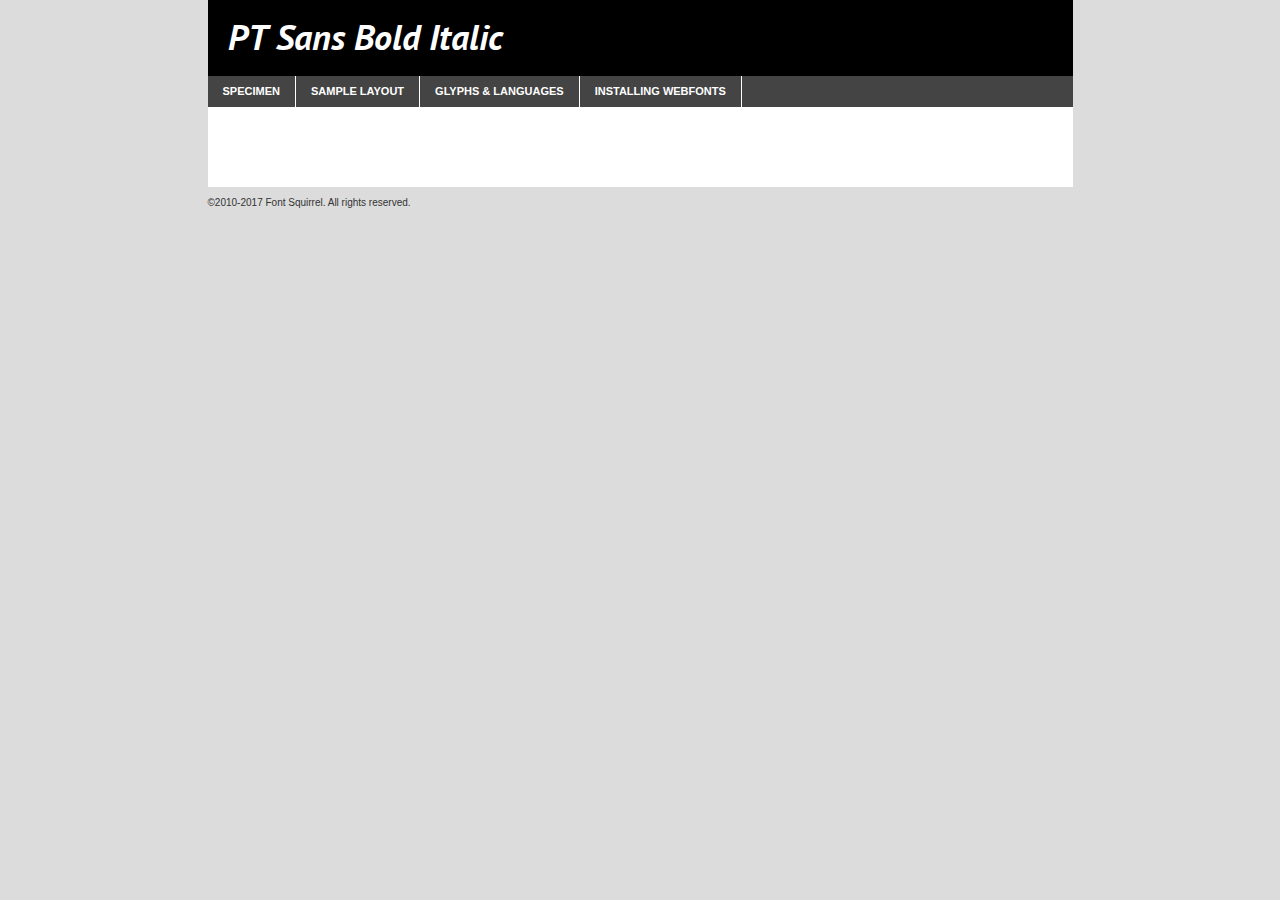
<file: fonts/ptsans-bolditalic-demo.html>
<!DOCTYPE html PUBLIC "-//W3C//DTD XHTML 1.0 Transitional//EN"
        "http://www.w3.org/TR/xhtml1/DTD/xhtml1-transitional.dtd">

<html xmlns="http://www.w3.org/1999/xhtml" xml:lang="en" lang="en">
<head>
    <meta http-equiv="Content-Type" content="text/html; charset=utf-8"/>
    <script src="http://ajax.googleapis.com/ajax/libs/jquery/1.7.2/jquery.min.js" type="text/javascript" charset="utf-8"></script>
    <script type="text/javascript">
		(function($) {
			$.fn.easyTabs = function(option) {
				var param = jQuery.extend({ fadeSpeed: 'fast', defaultContent: 1, activeClass: 'active' }, option);
				$(this).each(function() {
					var thisId = '#' + this.id;
					if ( param.defaultContent == '' )
					{
						param.defaultContent = 1;
					}
					if ( typeof param.defaultContent == 'number' )
					{
						var defaultTab = $(thisId + ' .tabs li:eq(' + (param.defaultContent - 1) + ') a').attr('href').substr(1);
					}
					else
					{
						var defaultTab = param.defaultContent;
					}
					$(thisId + ' .tabs li a').each(function() {
						var tabToHide = $(this).attr('href').substr(1);
						$('#' + tabToHide).addClass('easytabs-tab-content');
					});
					hideAll();
					changeContent(defaultTab);

					function hideAll() {$(thisId + ' .easytabs-tab-content').hide();}

					function changeContent(tabId)
					{
						hideAll();
						$(thisId + ' .tabs li').removeClass(param.activeClass);
						$(thisId + ' .tabs li a[href=#' + tabId + ']').closest('li').addClass(param.activeClass);
						if ( param.fadeSpeed != 'none' )
						{
							$(thisId + ' #' + tabId).fadeIn(param.fadeSpeed);
						}
						else
						{
							$(thisId + ' #' + tabId).show();
						}
					}

					$(thisId + ' .tabs li').click(function() {
						var tabId = $(this).find('a').attr('href').substr(1);
						changeContent(tabId);
						return false;
					});
				});
			}
		})(jQuery);
    </script>
    <link rel="stylesheet" href="specimen_files/specimen_stylesheet.css" type="text/css" charset="utf-8"/>
    <link rel="stylesheet" href="stylesheet.css" type="text/css" charset="utf-8"/>

    <style type="text/css">
        		body {
			font-family: 'pt_sansbold_italic';
        		}

            </style>

    <title>PT Sans Bold Italic Specimen</title>


    <script type="text/javascript" charset="utf-8">
		$(document).ready(function() {
			$('#container').easyTabs({ defaultContent: 1 });
		});
    </script>
</head>

<body>
<div id="container">
    <div id="header">
		PT Sans Bold Italic    </div>
    <ul class="tabs">
        <li><a href="#specimen">Specimen</a></li>
        <li><a href="#layout">Sample Layout</a></li>
		        <li><a href="#glyphs">Glyphs &amp; Languages</a></li>
        <li><a href="#installing">Installing Webfonts</a></li>

    </ul>

    <div id="main_content">


        <div id="specimen">

            <div class="section">
                <div class="grid12 firstcol">
                    <div class="huge">AaBb</div>
                </div>
            </div>

            <div class="section">
                <div class="glyph_range">A&#x200B;B&#x200b;C&#x200b;D&#x200b;E&#x200b;F&#x200b;G&#x200b;H&#x200b;I&#x200b;J&#x200b;K&#x200b;L&#x200b;M&#x200b;N&#x200b;O&#x200b;P&#x200b;Q&#x200b;R&#x200b;S&#x200b;T&#x200b;U&#x200b;V&#x200b;W&#x200b;X&#x200b;Y&#x200b;Z&#x200b;a&#x200b;b&#x200b;c&#x200b;d&#x200b;e&#x200b;f&#x200b;g&#x200b;h&#x200b;i&#x200b;j&#x200b;k&#x200b;l&#x200b;m&#x200b;n&#x200b;o&#x200b;p&#x200b;q&#x200b;r&#x200b;s&#x200b;t&#x200b;u&#x200b;v&#x200b;w&#x200b;x&#x200b;y&#x200b;z&#x200b;1&#x200b;2&#x200b;3&#x200b;4&#x200b;5&#x200b;6&#x200b;7&#x200b;8&#x200b;9&#x200b;0&#x200b;&amp;&#x200b;.&#x200b;,&#x200b;?&#x200b;!&#x200b;&#64;&#x200b;(&#x200b;)&#x200b;#&#x200b;$&#x200b;%&#x200b;*&#x200b;+&#x200b;-&#x200b;=&#x200b;:&#x200b;;</div>
            </div>
            <div class="section">
                <div class="grid12 firstcol">
                    <table class="sample_table">
                        <tr>
                            <td>10</td>
                            <td class="size10">abcdefghijklmnopqrstuvwxyzABCDEFGHIJKLMNOPQRSTUVWXYZ0123456789abcdefghijklmnopqrstuvwxyzABCDEFGHIJKLMNOPQRSTUVWXYZ0123456789abcdefghijklmnopqrstuvwxyzABCDEFGHIJKLMNOPQRSTUVWXYZ</td>
                        </tr>
                        <tr>
                            <td>11</td>
                            <td class="size11">abcdefghijklmnopqrstuvwxyzABCDEFGHIJKLMNOPQRSTUVWXYZ0123456789abcdefghijklmnopqrstuvwxyzABCDEFGHIJKLMNOPQRSTUVWXYZ0123456789abcdefghijklmnopqrstuvwxyzABCDEFGHIJKLMNOPQRSTUVWXYZ</td>
                        </tr>
                        <tr>
                            <td>12</td>
                            <td class="size12">abcdefghijklmnopqrstuvwxyzABCDEFGHIJKLMNOPQRSTUVWXYZ0123456789abcdefghijklmnopqrstuvwxyzABCDEFGHIJKLMNOPQRSTUVWXYZ0123456789abcdefghijklmnopqrstuvwxyzABCDEFGHIJKLMNOPQRSTUVWXYZ</td>
                        </tr>
                        <tr>
                            <td>13</td>
                            <td class="size13">abcdefghijklmnopqrstuvwxyzABCDEFGHIJKLMNOPQRSTUVWXYZ0123456789abcdefghijklmnopqrstuvwxyzABCDEFGHIJKLMNOPQRSTUVWXYZ0123456789abcdefghijklmnopqrstuvwxyzABCDEFGHIJKLMNOPQRSTUVWXYZ</td>
                        </tr>
                        <tr>
                            <td>14</td>
                            <td class="size14">abcdefghijklmnopqrstuvwxyzABCDEFGHIJKLMNOPQRSTUVWXYZ0123456789abcdefghijklmnopqrstuvwxyzABCDEFGHIJKLMNOPQRSTUVWXYZ0123456789abcdefghijklmnopqrstuvwxyzABCDEFGHIJKLMNOPQRSTUVWXYZ</td>
                        </tr>
                        <tr>
                            <td>16</td>
                            <td class="size16">abcdefghijklmnopqrstuvwxyzABCDEFGHIJKLMNOPQRSTUVWXYZ0123456789abcdefghijklmnopqrstuvwxyzABCDEFGHIJKLMNOPQRSTUVWXYZ</td>
                        </tr>
                        <tr>
                            <td>18</td>
                            <td class="size18">abcdefghijklmnopqrstuvwxyzABCDEFGHIJKLMNOPQRSTUVWXYZ0123456789abcdefghijklmnopqrstuvwxyzABCDEFGHIJKLMNOPQRSTUVWXYZ</td>
                        </tr>
                        <tr>
                            <td>20</td>
                            <td class="size20">abcdefghijklmnopqrstuvwxyzABCDEFGHIJKLMNOPQRSTUVWXYZ0123456789abcdefghijklmnopqrstuvwxyzABCDEFGHIJKLMNOPQRSTUVWXYZ</td>
                        </tr>
                        <tr>
                            <td>24</td>
                            <td class="size24">abcdefghijklmnopqrstuvwxyzABCDEFGHIJKLMNOPQRSTUVWXYZ0123456789abcdefghijklmnopqrstuvwxyzABCDEFGHIJKLMNOPQRSTUVWXYZ</td>
                        </tr>
                        <tr>
                            <td>30</td>
                            <td class="size30">abcdefghijklmnopqrstuvwxyzABCDEFGHIJKLMNOPQRSTUVWXYZ0123456789abcdefghijklmnopqrstuvwxyzABCDEFGHIJKLMNOPQRSTUVWXYZ</td>
                        </tr>
                        <tr>
                            <td>36</td>
                            <td class="size36">abcdefghijklmnopqrstuvwxyzABCDEFGHIJKLMNOPQRSTUVWXYZ0123456789abcdefghijklmnopqrstuvwxyzABCDEFGHIJKLMNOPQRSTUVWXYZ</td>
                        </tr>
                        <tr>
                            <td>48</td>
                            <td class="size48">abcdefghijklmnopqrstuvwxyzABCDEFGHIJKLMNOPQRSTUVWXYZ0123456789abcdefghijklmnopqrstuvwxyzABCDEFGHIJKLMNOPQRSTUVWXYZ</td>
                        </tr>
                        <tr>
                            <td>60</td>
                            <td class="size60">abcdefghijklmnopqrstuvwxyzABCDEFGHIJKLMNOPQRSTUVWXYZ0123456789abcdefghijklmnopqrstuvwxyzABCDEFGHIJKLMNOPQRSTUVWXYZ</td>
                        </tr>
                        <tr>
                            <td>72</td>
                            <td class="size72">abcdefghijklmnopqrstuvwxyzABCDEFGHIJKLMNOPQRSTUVWXYZ0123456789abcdefghijklmnopqrstuvwxyzABCDEFGHIJKLMNOPQRSTUVWXYZ</td>
                        </tr>
                        <tr>
                            <td>90</td>
                            <td class="size90">abcdefghijklmnopqrstuvwxyzABCDEFGHIJKLMNOPQRSTUVWXYZ0123456789abcdefghijklmnopqrstuvwxyzABCDEFGHIJKLMNOPQRSTUVWXYZ</td>
                        </tr>
                    </table>

                </div>

            </div>


            <div class="section" id="bodycomparison">


                <div id="xheight">
                    <div class="fontbody">&#x25FC;&#x25FC;&#x25FC;&#x25FC;&#x25FC;&#x25FC;&#x25FC;&#x25FC;&#x25FC;&#x25FC;&#x25FC;&#x25FC;&#x25FC;&#x25FC;&#x25FC;&#x25FC;&#x25FC;&#x25FC;&#x25FC;&#x25FC;&#x25FC;&#x25FC;&#x25FC;&#x25FC;&#x25FC;&#x25FC;&#x25FC;&#x25FC;&#x25FC;&#x25FC;&#x25FC;&#x25FC;&#x25FC;&#x25FC;&#x25FC;&#x25FC;&#x25FC;&#x25FC;&#x25FC;&#x25FC;&#x25FC;&#x25FC;&#x25FC;&#x25FC;&#x25FC;&#x25FC;&#x25FC;&#x25FC;&#x25FC;&#x25FC;&#x25FC;&#x25FC;&#x25FC;&#x25FC;&#x25FC;&#x25FC;&#x25FC;&#x25FC;&#x25FC;&#x25FC;&#x25FC;&#x25FC;&#x25FC;&#x25FC;&#x25FC;&#x25FC;&#x25FC;&#x25FC;&#x25FC;&#x25FC;&#x25FC;&#x25FC;&#x25FC;&#x25FC;&#x25FC;&#x25FC;&#x25FC;&#x25FC;&#x25FC;&#x25FC;&#x25FC;&#x25FC;&#x25FC;&#x25FC;&#x25FC;&#x25FC;&#x25FC;&#x25FC;&#x25FC;&#x25FC;&#x25FC;&#x25FC;&#x25FC;&#x25FC;&#x25FC;&#x25FC;&#x25FC;&#x25FC;&#x25FC;body</div>
                    <div class="arialbody">body</div>
                    <div class="verdanabody">body</div>
                    <div class="georgiabody">body</div>
                </div>
                <div class="fontbody" style="z-index:1">
                    body<span>PT Sans Bold Italic</span>
                </div>
                <div class="arialbody" style="z-index:1">
                    body<span>Arial</span>
                </div>
                <div class="verdanabody" style="z-index:1">
                    body<span>Verdana</span>
                </div>
                <div class="georgiabody" style="z-index:1">
                    body<span>Georgia</span>
                </div>


            </div>


            <div class="section psample psample_row1" id="">

                <div class="grid2 firstcol">
                    <p class="size10"><span>10.</span>Aenean lacinia bibendum nulla sed consectetur. Fusce dapibus, tellus ac cursus commodo, tortor mauris condimentum nibh, ut fermentum massa justo sit amet risus. Nullam id dolor id nibh ultricies vehicula ut id elit. Cum sociis natoque penatibus et magnis dis parturient montes, nascetur ridiculus mus. Nulla vitae elit libero, a pharetra augue.</p>

                </div>
                <div class="grid3">
                    <p class="size11"><span>11.</span>Aenean lacinia bibendum nulla sed consectetur. Fusce dapibus, tellus ac cursus commodo, tortor mauris condimentum nibh, ut fermentum massa justo sit amet risus. Nullam id dolor id nibh ultricies vehicula ut id elit. Cum sociis natoque penatibus et magnis dis parturient montes, nascetur ridiculus mus. Nulla vitae elit libero, a pharetra augue.</p>

                </div>
                <div class="grid3">
                    <p class="size12"><span>12.</span>Aenean lacinia bibendum nulla sed consectetur. Fusce dapibus, tellus ac cursus commodo, tortor mauris condimentum nibh, ut fermentum massa justo sit amet risus. Nullam id dolor id nibh ultricies vehicula ut id elit. Cum sociis natoque penatibus et magnis dis parturient montes, nascetur ridiculus mus. Nulla vitae elit libero, a pharetra augue.</p>

                </div>
                <div class="grid4">
                    <p class="size13"><span>13.</span>Aenean lacinia bibendum nulla sed consectetur. Fusce dapibus, tellus ac cursus commodo, tortor mauris condimentum nibh, ut fermentum massa justo sit amet risus. Nullam id dolor id nibh ultricies vehicula ut id elit. Cum sociis natoque penatibus et magnis dis parturient montes, nascetur ridiculus mus. Nulla vitae elit libero, a pharetra augue.</p>

                </div>
                <div class="white_blend"></div>

            </div>
            <div class="section psample psample_row2" id="">
                <div class="grid3 firstcol">
                    <p class="size14"><span>14.</span>Aenean lacinia bibendum nulla sed consectetur. Fusce dapibus, tellus ac cursus commodo, tortor mauris condimentum nibh, ut fermentum massa justo sit amet risus. Nullam id dolor id nibh ultricies vehicula ut id elit. Cum sociis natoque penatibus et magnis dis parturient montes, nascetur ridiculus mus. Nulla vitae elit libero, a pharetra augue.</p>

                </div>
                <div class="grid4">
                    <p class="size16"><span>16.</span>Aenean lacinia bibendum nulla sed consectetur. Fusce dapibus, tellus ac cursus commodo, tortor mauris condimentum nibh, ut fermentum massa justo sit amet risus. Nullam id dolor id nibh ultricies vehicula ut id elit. Cum sociis natoque penatibus et magnis dis parturient montes, nascetur ridiculus mus. Nulla vitae elit libero, a pharetra augue.</p>

                </div>
                <div class="grid5">
                    <p class="size18"><span>18.</span>Aenean lacinia bibendum nulla sed consectetur. Fusce dapibus, tellus ac cursus commodo, tortor mauris condimentum nibh, ut fermentum massa justo sit amet risus. Nullam id dolor id nibh ultricies vehicula ut id elit. Cum sociis natoque penatibus et magnis dis parturient montes, nascetur ridiculus mus. Nulla vitae elit libero, a pharetra augue.</p>

                </div>

                <div class="white_blend"></div>

            </div>

            <div class="section psample psample_row3" id="">
                <div class="grid5 firstcol">
                    <p class="size20"><span>20.</span>Aenean lacinia bibendum nulla sed consectetur. Fusce dapibus, tellus ac cursus commodo, tortor mauris condimentum nibh, ut fermentum massa justo sit amet risus. Nullam id dolor id nibh ultricies vehicula ut id elit. Cum sociis natoque penatibus et magnis dis parturient montes, nascetur ridiculus mus. Nulla vitae elit libero, a pharetra augue.</p>
                </div>
                <div class="grid7">
                    <p class="size24"><span>24.</span>Aenean lacinia bibendum nulla sed consectetur. Fusce dapibus, tellus ac cursus commodo, tortor mauris condimentum nibh, ut fermentum massa justo sit amet risus. Nullam id dolor id nibh ultricies vehicula ut id elit. Cum sociis natoque penatibus et magnis dis parturient montes, nascetur ridiculus mus. Nulla vitae elit libero, a pharetra augue.</p>
                </div>

                <div class="white_blend"></div>

            </div>

            <div class="section psample psample_row4" id="">
                <div class="grid12 firstcol">
                    <p class="size30"><span>30.</span>Aenean lacinia bibendum nulla sed consectetur. Fusce dapibus, tellus ac cursus commodo, tortor mauris condimentum nibh, ut fermentum massa justo sit amet risus. Nullam id dolor id nibh ultricies vehicula ut id elit. Cum sociis natoque penatibus et magnis dis parturient montes, nascetur ridiculus mus. Nulla vitae elit libero, a pharetra augue.</p>
                </div>
                <div class="white_blend"></div>

            </div>


            <div class="section psample psample_row1 fullreverse">
                <div class="grid2 firstcol">
                    <p class="size10"><span>10.</span>Aenean lacinia bibendum nulla sed consectetur. Fusce dapibus, tellus ac cursus commodo, tortor mauris condimentum nibh, ut fermentum massa justo sit amet risus. Nullam id dolor id nibh ultricies vehicula ut id elit. Cum sociis natoque penatibus et magnis dis parturient montes, nascetur ridiculus mus. Nulla vitae elit libero, a pharetra augue.</p>

                </div>
                <div class="grid3">
                    <p class="size11"><span>11.</span>Aenean lacinia bibendum nulla sed consectetur. Fusce dapibus, tellus ac cursus commodo, tortor mauris condimentum nibh, ut fermentum massa justo sit amet risus. Nullam id dolor id nibh ultricies vehicula ut id elit. Cum sociis natoque penatibus et magnis dis parturient montes, nascetur ridiculus mus. Nulla vitae elit libero, a pharetra augue.</p>

                </div>
                <div class="grid3">
                    <p class="size12"><span>12.</span>Aenean lacinia bibendum nulla sed consectetur. Fusce dapibus, tellus ac cursus commodo, tortor mauris condimentum nibh, ut fermentum massa justo sit amet risus. Nullam id dolor id nibh ultricies vehicula ut id elit. Cum sociis natoque penatibus et magnis dis parturient montes, nascetur ridiculus mus. Nulla vitae elit libero, a pharetra augue.</p>

                </div>
                <div class="grid4">
                    <p class="size13"><span>13.</span>Aenean lacinia bibendum nulla sed consectetur. Fusce dapibus, tellus ac cursus commodo, tortor mauris condimentum nibh, ut fermentum massa justo sit amet risus. Nullam id dolor id nibh ultricies vehicula ut id elit. Cum sociis natoque penatibus et magnis dis parturient montes, nascetur ridiculus mus. Nulla vitae elit libero, a pharetra augue.</p>

                </div>
                <div class="black_blend"></div>

            </div>

            <div class="section psample psample_row2 fullreverse">
                <div class="grid3 firstcol">
                    <p class="size14"><span>14.</span>Aenean lacinia bibendum nulla sed consectetur. Fusce dapibus, tellus ac cursus commodo, tortor mauris condimentum nibh, ut fermentum massa justo sit amet risus. Nullam id dolor id nibh ultricies vehicula ut id elit. Cum sociis natoque penatibus et magnis dis parturient montes, nascetur ridiculus mus. Nulla vitae elit libero, a pharetra augue.</p>

                </div>
                <div class="grid4">
                    <p class="size16"><span>16.</span>Aenean lacinia bibendum nulla sed consectetur. Fusce dapibus, tellus ac cursus commodo, tortor mauris condimentum nibh, ut fermentum massa justo sit amet risus. Nullam id dolor id nibh ultricies vehicula ut id elit. Cum sociis natoque penatibus et magnis dis parturient montes, nascetur ridiculus mus. Nulla vitae elit libero, a pharetra augue.</p>

                </div>
                <div class="grid5">
                    <p class="size18"><span>18.</span>Aenean lacinia bibendum nulla sed consectetur. Fusce dapibus, tellus ac cursus commodo, tortor mauris condimentum nibh, ut fermentum massa justo sit amet risus. Nullam id dolor id nibh ultricies vehicula ut id elit. Cum sociis natoque penatibus et magnis dis parturient montes, nascetur ridiculus mus. Nulla vitae elit libero, a pharetra augue.</p>

                </div>
                <div class="black_blend"></div>

            </div>

            <div class="section psample fullreverse psample_row3" id="">
                <div class="grid5 firstcol">
                    <p class="size20"><span>20.</span>Aenean lacinia bibendum nulla sed consectetur. Fusce dapibus, tellus ac cursus commodo, tortor mauris condimentum nibh, ut fermentum massa justo sit amet risus. Nullam id dolor id nibh ultricies vehicula ut id elit. Cum sociis natoque penatibus et magnis dis parturient montes, nascetur ridiculus mus. Nulla vitae elit libero, a pharetra augue.</p>
                </div>
                <div class="grid7">
                    <p class="size24"><span>24.</span>Aenean lacinia bibendum nulla sed consectetur. Fusce dapibus, tellus ac cursus commodo, tortor mauris condimentum nibh, ut fermentum massa justo sit amet risus. Nullam id dolor id nibh ultricies vehicula ut id elit. Cum sociis natoque penatibus et magnis dis parturient montes, nascetur ridiculus mus. Nulla vitae elit libero, a pharetra augue.</p>
                </div>

                <div class="black_blend"></div>

            </div>

            <div class="section psample fullreverse psample_row4" id="" style="border-bottom: 20px #000 solid;">
                <div class="grid12 firstcol">
                    <p class="size30"><span>30.</span>Aenean lacinia bibendum nulla sed consectetur. Fusce dapibus, tellus ac cursus commodo, tortor mauris condimentum nibh, ut fermentum massa justo sit amet risus. Nullam id dolor id nibh ultricies vehicula ut id elit. Cum sociis natoque penatibus et magnis dis parturient montes, nascetur ridiculus mus. Nulla vitae elit libero, a pharetra augue.</p>
                </div>
                <div class="black_blend"></div>

            </div>


        </div>

        <div id="layout">

            <div class="section">

                <div class="grid12 firstcol">
                    <h1>Lorem Ipsum Dolor</h1>
                    <h2>Etiam porta sem malesuada magna mollis euismod</h2>

                    <p class="byline">By <a href="#link">Aenean Lacinia</a></p>
                </div>
            </div>
            <div class="section">
                <div class="grid8 firstcol">
                    <p class="large">Donec sed odio dui. Morbi leo risus, porta ac consectetur ac, vestibulum at eros. Fusce dapibus, tellus ac cursus commodo, tortor mauris condimentum nibh, ut fermentum massa justo sit amet risus. </p>


                    <h3>Pellentesque ornare sem</h3>

                    <p>Maecenas sed diam eget risus varius blandit sit amet non magna. Maecenas faucibus mollis interdum. Donec ullamcorper nulla non metus auctor fringilla. Nullam id dolor id nibh ultricies vehicula ut id elit. Nullam id dolor id nibh ultricies vehicula ut id elit. </p>

                    <p>Aenean eu leo quam. Pellentesque ornare sem lacinia quam venenatis vestibulum. Lorem ipsum dolor sit amet, consectetur adipiscing elit. Cum sociis natoque penatibus et magnis dis parturient montes, nascetur ridiculus mus. </p>

                    <p>Nulla vitae elit libero, a pharetra augue. Praesent commodo cursus magna, vel scelerisque nisl consectetur et. Aenean lacinia bibendum nulla sed consectetur. </p>

                    <p>Nullam quis risus eget urna mollis ornare vel eu leo. Nullam quis risus eget urna mollis ornare vel eu leo. Maecenas sed diam eget risus varius blandit sit amet non magna. Donec ullamcorper nulla non metus auctor fringilla. </p>

                    <h3>Cras mattis consectetur</h3>

                    <p>Aenean eu leo quam. Pellentesque ornare sem lacinia quam venenatis vestibulum. Aenean lacinia bibendum nulla sed consectetur. Integer posuere erat a ante venenatis dapibus posuere velit aliquet. Cras mattis consectetur purus sit amet fermentum. </p>

                    <p>Nullam id dolor id nibh ultricies vehicula ut id elit. Nullam quis risus eget urna mollis ornare vel eu leo. Cras mattis consectetur purus sit amet fermentum.</p>
                </div>

                <div class="grid4 sidebar">

                    <div class="box reverse">
                        <p class="last">Nullam quis risus eget urna mollis ornare vel eu leo. Donec ullamcorper nulla non metus auctor fringilla. Cras mattis consectetur purus sit amet fermentum. Sed posuere consectetur est at lobortis. Lorem ipsum dolor sit amet, consectetur adipiscing elit. </p>
                    </div>

                    <p class="caption">Maecenas sed diam eget risus varius.</p>

                    <p>Vestibulum id ligula porta felis euismod semper. Integer posuere erat a ante venenatis dapibus posuere velit aliquet. Vestibulum id ligula porta felis euismod semper. Sed posuere consectetur est at lobortis. Maecenas sed diam eget risus varius blandit sit amet non magna. Fusce dapibus, tellus ac cursus commodo, tortor mauris condimentum nibh, ut fermentum massa justo sit amet risus. </p>


                    <p>Duis mollis, est non commodo luctus, nisi erat porttitor ligula, eget lacinia odio sem nec elit. Aenean lacinia bibendum nulla sed consectetur. Vivamus sagittis lacus vel augue laoreet rutrum faucibus dolor auctor. Aenean lacinia bibendum nulla sed consectetur. Nullam quis risus eget urna mollis ornare vel eu leo. </p>

                    <p>Praesent commodo cursus magna, vel scelerisque nisl consectetur et. Donec ullamcorper nulla non metus auctor fringilla. Maecenas faucibus mollis interdum. Fusce dapibus, tellus ac cursus commodo, tortor mauris condimentum nibh, ut fermentum massa justo sit amet risus. </p>

                </div>
            </div>

        </div>


		

        <div id="glyphs">
            <div class="section">
                <div class="grid12 firstcol">

                    <h1>Language Support</h1>
                    <p>The subset of PT Sans Bold Italic in this kit supports the following languages:<br/>

						Albanian, Basque, Breton, Chamorro, Danish, Dutch, English, Faroese, Finnish, French, Frisian, Galician, German, Icelandic, Italian, Malagasy, Norwegian, Portuguese, Spanish, Alsatian, Aragonese, Arapaho, Arrernte, Asturian, Aymara, Bislama, Cebuano, Corsican, Fijian, French_creole, Genoese, Gilbertese, Greenlandic, Haitian_creole, Hiligaynon, Hmong, Hopi, Ibanag, Iloko_ilokano, Indonesian, Interglossa_glosa, Interlingua, Irish_gaelic, Jerriais, Lojban, Lombard, Luxembourgeois, Manx, Mohawk, Norfolk_pitcairnese, Occitan, Oromo, Pangasinan, Papiamento, Piedmontese, Potawatomi, Rhaeto-romance, Romansh, Rotokas, Sami_lule, Samoan, Sardinian, Scots_gaelic, Seychelles_creole, Shona, Sicilian, Somali, Southern_ndebele, Swahili, Swati_swazi, Tagalog_filipino_pilipino, Tetum, Tok_pisin, Uyghur_latinized, Volapuk, Walloon, Warlpiri, Xhosa, Yapese, Zulu, Latinbasic, Ubasic, Demo                    </p>
                    <h1>Glyph Chart</h1>
                    <p>The subset of PT Sans Bold Italic in this kit includes all the glyphs listed below. Unicode entities are included above each glyph to help you insert individual characters into your layout.</p>
                    <div id="glyph_chart">

																				                                <div><p>&amp;#13;</p>&#13;</div>
																				                                <div><p>&amp;#32;</p>&#32;</div>
																				                                <div><p>&amp;#33;</p>&#33;</div>
																				                                <div><p>&amp;#34;</p>&#34;</div>
																				                                <div><p>&amp;#35;</p>&#35;</div>
																				                                <div><p>&amp;#36;</p>&#36;</div>
																				                                <div><p>&amp;#37;</p>&#37;</div>
																				                                <div><p>&amp;#38;</p>&#38;</div>
																				                                <div><p>&amp;#39;</p>&#39;</div>
																				                                <div><p>&amp;#40;</p>&#40;</div>
																				                                <div><p>&amp;#41;</p>&#41;</div>
																				                                <div><p>&amp;#42;</p>&#42;</div>
																				                                <div><p>&amp;#43;</p>&#43;</div>
																				                                <div><p>&amp;#44;</p>&#44;</div>
																				                                <div><p>&amp;#45;</p>&#45;</div>
																				                                <div><p>&amp;#46;</p>&#46;</div>
																				                                <div><p>&amp;#47;</p>&#47;</div>
																				                                <div><p>&amp;#48;</p>&#48;</div>
																				                                <div><p>&amp;#49;</p>&#49;</div>
																				                                <div><p>&amp;#50;</p>&#50;</div>
																				                                <div><p>&amp;#51;</p>&#51;</div>
																				                                <div><p>&amp;#52;</p>&#52;</div>
																				                                <div><p>&amp;#53;</p>&#53;</div>
																				                                <div><p>&amp;#54;</p>&#54;</div>
																				                                <div><p>&amp;#55;</p>&#55;</div>
																				                                <div><p>&amp;#56;</p>&#56;</div>
																				                                <div><p>&amp;#57;</p>&#57;</div>
																				                                <div><p>&amp;#58;</p>&#58;</div>
																				                                <div><p>&amp;#59;</p>&#59;</div>
																				                                <div><p>&amp;#60;</p>&#60;</div>
																				                                <div><p>&amp;#61;</p>&#61;</div>
																				                                <div><p>&amp;#62;</p>&#62;</div>
																				                                <div><p>&amp;#63;</p>&#63;</div>
																				                                <div><p>&amp;#64;</p>&#64;</div>
																				                                <div><p>&amp;#65;</p>&#65;</div>
																				                                <div><p>&amp;#66;</p>&#66;</div>
																				                                <div><p>&amp;#67;</p>&#67;</div>
																				                                <div><p>&amp;#68;</p>&#68;</div>
																				                                <div><p>&amp;#69;</p>&#69;</div>
																				                                <div><p>&amp;#70;</p>&#70;</div>
																				                                <div><p>&amp;#71;</p>&#71;</div>
																				                                <div><p>&amp;#72;</p>&#72;</div>
																				                                <div><p>&amp;#73;</p>&#73;</div>
																				                                <div><p>&amp;#74;</p>&#74;</div>
																				                                <div><p>&amp;#75;</p>&#75;</div>
																				                                <div><p>&amp;#76;</p>&#76;</div>
																				                                <div><p>&amp;#77;</p>&#77;</div>
																				                                <div><p>&amp;#78;</p>&#78;</div>
																				                                <div><p>&amp;#79;</p>&#79;</div>
																				                                <div><p>&amp;#80;</p>&#80;</div>
																				                                <div><p>&amp;#81;</p>&#81;</div>
																				                                <div><p>&amp;#82;</p>&#82;</div>
																				                                <div><p>&amp;#83;</p>&#83;</div>
																				                                <div><p>&amp;#84;</p>&#84;</div>
																				                                <div><p>&amp;#85;</p>&#85;</div>
																				                                <div><p>&amp;#86;</p>&#86;</div>
																				                                <div><p>&amp;#87;</p>&#87;</div>
																				                                <div><p>&amp;#88;</p>&#88;</div>
																				                                <div><p>&amp;#89;</p>&#89;</div>
																				                                <div><p>&amp;#90;</p>&#90;</div>
																				                                <div><p>&amp;#91;</p>&#91;</div>
																				                                <div><p>&amp;#92;</p>&#92;</div>
																				                                <div><p>&amp;#93;</p>&#93;</div>
																				                                <div><p>&amp;#94;</p>&#94;</div>
																				                                <div><p>&amp;#95;</p>&#95;</div>
																				                                <div><p>&amp;#96;</p>&#96;</div>
																				                                <div><p>&amp;#97;</p>&#97;</div>
																				                                <div><p>&amp;#98;</p>&#98;</div>
																				                                <div><p>&amp;#99;</p>&#99;</div>
																				                                <div><p>&amp;#100;</p>&#100;</div>
																				                                <div><p>&amp;#101;</p>&#101;</div>
																				                                <div><p>&amp;#102;</p>&#102;</div>
																				                                <div><p>&amp;#103;</p>&#103;</div>
																				                                <div><p>&amp;#104;</p>&#104;</div>
																				                                <div><p>&amp;#105;</p>&#105;</div>
																				                                <div><p>&amp;#106;</p>&#106;</div>
																				                                <div><p>&amp;#107;</p>&#107;</div>
																				                                <div><p>&amp;#108;</p>&#108;</div>
																				                                <div><p>&amp;#109;</p>&#109;</div>
																				                                <div><p>&amp;#110;</p>&#110;</div>
																				                                <div><p>&amp;#111;</p>&#111;</div>
																				                                <div><p>&amp;#112;</p>&#112;</div>
																				                                <div><p>&amp;#113;</p>&#113;</div>
																				                                <div><p>&amp;#114;</p>&#114;</div>
																				                                <div><p>&amp;#115;</p>&#115;</div>
																				                                <div><p>&amp;#116;</p>&#116;</div>
																				                                <div><p>&amp;#117;</p>&#117;</div>
																				                                <div><p>&amp;#118;</p>&#118;</div>
																				                                <div><p>&amp;#119;</p>&#119;</div>
																				                                <div><p>&amp;#120;</p>&#120;</div>
																				                                <div><p>&amp;#121;</p>&#121;</div>
																				                                <div><p>&amp;#122;</p>&#122;</div>
																				                                <div><p>&amp;#123;</p>&#123;</div>
																				                                <div><p>&amp;#124;</p>&#124;</div>
																				                                <div><p>&amp;#125;</p>&#125;</div>
																				                                <div><p>&amp;#126;</p>&#126;</div>
																				                                <div><p>&amp;#160;</p>&#160;</div>
																				                                <div><p>&amp;#161;</p>&#161;</div>
																				                                <div><p>&amp;#162;</p>&#162;</div>
																				                                <div><p>&amp;#163;</p>&#163;</div>
																				                                <div><p>&amp;#164;</p>&#164;</div>
																				                                <div><p>&amp;#165;</p>&#165;</div>
																				                                <div><p>&amp;#166;</p>&#166;</div>
																				                                <div><p>&amp;#167;</p>&#167;</div>
																				                                <div><p>&amp;#168;</p>&#168;</div>
																				                                <div><p>&amp;#169;</p>&#169;</div>
																				                                <div><p>&amp;#170;</p>&#170;</div>
																				                                <div><p>&amp;#171;</p>&#171;</div>
																				                                <div><p>&amp;#172;</p>&#172;</div>
																				                                <div><p>&amp;#173;</p>&#173;</div>
																				                                <div><p>&amp;#174;</p>&#174;</div>
																				                                <div><p>&amp;#175;</p>&#175;</div>
																				                                <div><p>&amp;#176;</p>&#176;</div>
																				                                <div><p>&amp;#177;</p>&#177;</div>
																				                                <div><p>&amp;#178;</p>&#178;</div>
																				                                <div><p>&amp;#179;</p>&#179;</div>
																				                                <div><p>&amp;#180;</p>&#180;</div>
																				                                <div><p>&amp;#181;</p>&#181;</div>
																				                                <div><p>&amp;#182;</p>&#182;</div>
																				                                <div><p>&amp;#183;</p>&#183;</div>
																				                                <div><p>&amp;#184;</p>&#184;</div>
																				                                <div><p>&amp;#185;</p>&#185;</div>
																				                                <div><p>&amp;#186;</p>&#186;</div>
																				                                <div><p>&amp;#187;</p>&#187;</div>
																				                                <div><p>&amp;#188;</p>&#188;</div>
																				                                <div><p>&amp;#189;</p>&#189;</div>
																				                                <div><p>&amp;#190;</p>&#190;</div>
																				                                <div><p>&amp;#191;</p>&#191;</div>
																				                                <div><p>&amp;#192;</p>&#192;</div>
																				                                <div><p>&amp;#193;</p>&#193;</div>
																				                                <div><p>&amp;#194;</p>&#194;</div>
																				                                <div><p>&amp;#195;</p>&#195;</div>
																				                                <div><p>&amp;#196;</p>&#196;</div>
																				                                <div><p>&amp;#197;</p>&#197;</div>
																				                                <div><p>&amp;#198;</p>&#198;</div>
																				                                <div><p>&amp;#199;</p>&#199;</div>
																				                                <div><p>&amp;#200;</p>&#200;</div>
																				                                <div><p>&amp;#201;</p>&#201;</div>
																				                                <div><p>&amp;#202;</p>&#202;</div>
																				                                <div><p>&amp;#203;</p>&#203;</div>
																				                                <div><p>&amp;#204;</p>&#204;</div>
																				                                <div><p>&amp;#205;</p>&#205;</div>
																				                                <div><p>&amp;#206;</p>&#206;</div>
																				                                <div><p>&amp;#207;</p>&#207;</div>
																				                                <div><p>&amp;#208;</p>&#208;</div>
																				                                <div><p>&amp;#209;</p>&#209;</div>
																				                                <div><p>&amp;#210;</p>&#210;</div>
																				                                <div><p>&amp;#211;</p>&#211;</div>
																				                                <div><p>&amp;#212;</p>&#212;</div>
																				                                <div><p>&amp;#213;</p>&#213;</div>
																				                                <div><p>&amp;#214;</p>&#214;</div>
																				                                <div><p>&amp;#215;</p>&#215;</div>
																				                                <div><p>&amp;#216;</p>&#216;</div>
																				                                <div><p>&amp;#217;</p>&#217;</div>
																				                                <div><p>&amp;#218;</p>&#218;</div>
																				                                <div><p>&amp;#219;</p>&#219;</div>
																				                                <div><p>&amp;#220;</p>&#220;</div>
																				                                <div><p>&amp;#221;</p>&#221;</div>
																				                                <div><p>&amp;#222;</p>&#222;</div>
																				                                <div><p>&amp;#223;</p>&#223;</div>
																				                                <div><p>&amp;#224;</p>&#224;</div>
																				                                <div><p>&amp;#225;</p>&#225;</div>
																				                                <div><p>&amp;#226;</p>&#226;</div>
																				                                <div><p>&amp;#227;</p>&#227;</div>
																				                                <div><p>&amp;#228;</p>&#228;</div>
																				                                <div><p>&amp;#229;</p>&#229;</div>
																				                                <div><p>&amp;#230;</p>&#230;</div>
																				                                <div><p>&amp;#231;</p>&#231;</div>
																				                                <div><p>&amp;#232;</p>&#232;</div>
																				                                <div><p>&amp;#233;</p>&#233;</div>
																				                                <div><p>&amp;#234;</p>&#234;</div>
																				                                <div><p>&amp;#235;</p>&#235;</div>
																				                                <div><p>&amp;#236;</p>&#236;</div>
																				                                <div><p>&amp;#237;</p>&#237;</div>
																				                                <div><p>&amp;#238;</p>&#238;</div>
																				                                <div><p>&amp;#239;</p>&#239;</div>
																				                                <div><p>&amp;#240;</p>&#240;</div>
																				                                <div><p>&amp;#241;</p>&#241;</div>
																				                                <div><p>&amp;#242;</p>&#242;</div>
																				                                <div><p>&amp;#243;</p>&#243;</div>
																				                                <div><p>&amp;#244;</p>&#244;</div>
																				                                <div><p>&amp;#245;</p>&#245;</div>
																				                                <div><p>&amp;#246;</p>&#246;</div>
																				                                <div><p>&amp;#247;</p>&#247;</div>
																				                                <div><p>&amp;#248;</p>&#248;</div>
																				                                <div><p>&amp;#249;</p>&#249;</div>
																				                                <div><p>&amp;#250;</p>&#250;</div>
																				                                <div><p>&amp;#251;</p>&#251;</div>
																				                                <div><p>&amp;#252;</p>&#252;</div>
																				                                <div><p>&amp;#253;</p>&#253;</div>
																				                                <div><p>&amp;#254;</p>&#254;</div>
																				                                <div><p>&amp;#255;</p>&#255;</div>
																				                                <div><p>&amp;#338;</p>&#338;</div>
																				                                <div><p>&amp;#339;</p>&#339;</div>
																				                                <div><p>&amp;#376;</p>&#376;</div>
																				                                <div><p>&amp;#710;</p>&#710;</div>
																				                                <div><p>&amp;#732;</p>&#732;</div>
																				                                <div><p>&amp;#8192;</p>&#8192;</div>
																				                                <div><p>&amp;#8193;</p>&#8193;</div>
																				                                <div><p>&amp;#8194;</p>&#8194;</div>
																				                                <div><p>&amp;#8195;</p>&#8195;</div>
																				                                <div><p>&amp;#8196;</p>&#8196;</div>
																				                                <div><p>&amp;#8197;</p>&#8197;</div>
																				                                <div><p>&amp;#8198;</p>&#8198;</div>
																				                                <div><p>&amp;#8199;</p>&#8199;</div>
																				                                <div><p>&amp;#8200;</p>&#8200;</div>
																				                                <div><p>&amp;#8201;</p>&#8201;</div>
																				                                <div><p>&amp;#8202;</p>&#8202;</div>
																				                                <div><p>&amp;#8208;</p>&#8208;</div>
																				                                <div><p>&amp;#8209;</p>&#8209;</div>
																				                                <div><p>&amp;#8210;</p>&#8210;</div>
																				                                <div><p>&amp;#8211;</p>&#8211;</div>
																				                                <div><p>&amp;#8212;</p>&#8212;</div>
																				                                <div><p>&amp;#8216;</p>&#8216;</div>
																				                                <div><p>&amp;#8217;</p>&#8217;</div>
																				                                <div><p>&amp;#8218;</p>&#8218;</div>
																				                                <div><p>&amp;#8220;</p>&#8220;</div>
																				                                <div><p>&amp;#8221;</p>&#8221;</div>
																				                                <div><p>&amp;#8222;</p>&#8222;</div>
																				                                <div><p>&amp;#8226;</p>&#8226;</div>
																				                                <div><p>&amp;#8230;</p>&#8230;</div>
																				                                <div><p>&amp;#8239;</p>&#8239;</div>
																				                                <div><p>&amp;#8249;</p>&#8249;</div>
																				                                <div><p>&amp;#8250;</p>&#8250;</div>
																				                                <div><p>&amp;#8287;</p>&#8287;</div>
																				                                <div><p>&amp;#8364;</p>&#8364;</div>
																				                                <div><p>&amp;#8482;</p>&#8482;</div>
																				                                <div><p>&amp;#9724;</p>&#9724;</div>
																				                                <div><p>&amp;#64257;</p>&#64257;</div>
																				                                <div><p>&amp;#64258;</p>&#64258;</div>
																																													                    </div>
                </div>


            </div>
        </div>


        <div id="specs">

        </div>

        <div id="installing">
            <div class="section">
                <div class="grid7 firstcol">
                    <h1>Installing Webfonts</h1>

                    <p>Webfonts are supported by all major browser platforms but not all in the same way. There are currently four different font formats that must be included in order to target all browsers. This includes TTF, WOFF, EOT and SVG.</p>

                    <h2>1. Upload your webfonts</h2>
                    <p>You must upload your webfont kit to your website. They should be in or near the same directory as your CSS files.</p>

                    <h2>2. Include the webfont stylesheet</h2>
                    <p>A special CSS @font-face declaration helps the various browsers select the appropriate font it needs without causing you a bunch of headaches. Learn more about this syntax by reading the <a href="https://www.fontspring.com/blog/further-hardening-of-the-bulletproof-syntax">Fontspring blog post</a> about it. The code for it is as follows:</p>


                    <code>
                        @font-face{
                        font-family: 'MyWebFont';
                        src: url('WebFont.eot');
                        src: url('WebFont.eot?#iefix') format('embedded-opentype'),
                        url('WebFont.woff') format('woff'),
                        url('WebFont.ttf') format('truetype'),
                        url('WebFont.svg#webfont') format('svg');
                        }
                    </code>

                    <p>We've already gone ahead and generated the code for you. All you have to do is link to the stylesheet in your HTML, like this:</p>
                    <code>&lt;link rel=&quot;stylesheet&quot; href=&quot;stylesheet.css&quot; type=&quot;text/css&quot; charset=&quot;utf-8&quot; /&gt;</code>

                    <h2>3. Modify your own stylesheet</h2>
                    <p>To take advantage of your new fonts, you must tell your stylesheet to use them. Look at the original @font-face declaration above and find the property called "font-family." The name linked there will be what you use to reference the font. Prepend that webfont name to the font stack in the "font-family" property, inside the selector you want to change. For example:</p>
                    <code>p { font-family: 'WebFont', Arial, sans-serif; }</code>

                    <h2>4. Test</h2>
                    <p>Getting webfonts to work cross-browser <em>can</em> be tricky. Use the information in the sidebar to help you if you find that fonts aren't loading in a particular browser.</p>
                </div>

                <div class="grid5 sidebar">
                    <div class="box">
                        <h2>Troubleshooting<br/>Font-Face Problems</h2>
                        <p>Having trouble getting your webfonts to load in your new website? Here are some tips to sort out what might be the problem.</p>

                        <h3>Fonts not showing in any browser</h3>

                        <p>This sounds like you need to work on the plumbing. You either did not upload the fonts to the correct directory, or you did not link the fonts properly in the CSS. If you've confirmed that all this is correct and you still have a problem, take a look at your .htaccess file and see if requests are getting intercepted.</p>

                        <h3>Fonts not loading in iPhone or iPad</h3>

                        <p>The most common problem here is that you are serving the fonts from an IIS server. IIS refuses to serve files that have unknown MIME types. If that is the case, you must set the MIME type for SVG to "image/svg+xml" in the server settings. Follow these instructions from Microsoft if you need help.</p>

                        <h3>Fonts not loading in Firefox</h3>

                        <p>The primary reason for this failure? You are still using a version Firefox older than 3.5. So upgrade already! If that isn't it, then you are very likely serving fonts from a different domain. Firefox requires that all font assets be served from the same domain. Lastly it is possible that you need to add WOFF to your list of MIME types (if you are serving via IIS.)</p>

                        <h3>Fonts not loading in IE</h3>

                        <p>Are you looking at Internet Explorer on an actual Windows machine or are you cheating by using a service like Adobe BrowserLab? Many of these screenshot services do not render @font-face for IE. Best to test it on a real machine.</p>

                        <h3>Fonts not loading in IE9</h3>

                        <p>IE9, like Firefox, requires that fonts be served from the same domain as the website. Make sure that is the case.</p>
                    </div>
                </div>
            </div>

        </div>

    </div>
    <div id="footer">
        <p>&copy;2010-2017 Font Squirrel. All rights reserved.</p>
    </div>
</div>
</body>
</html>
</file>
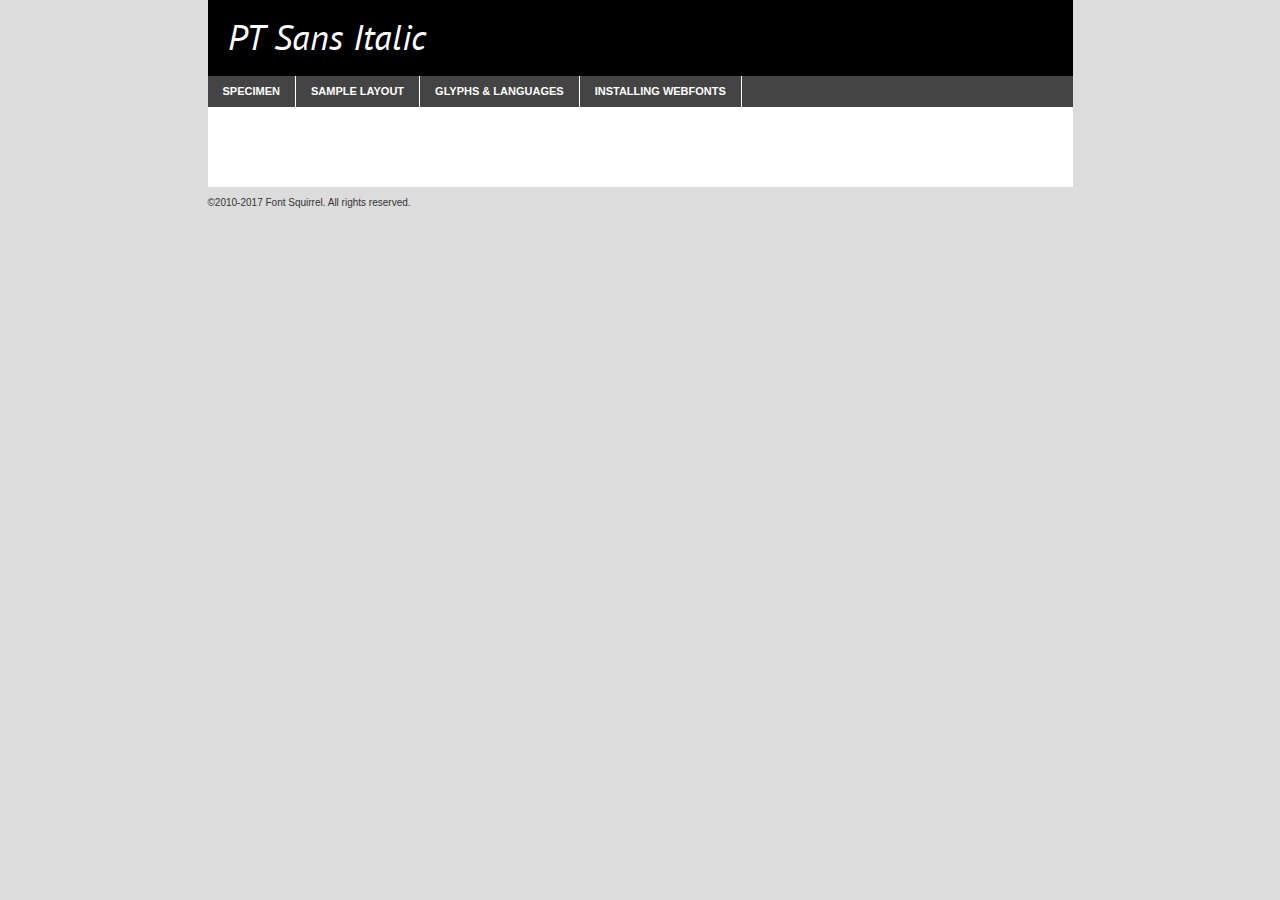
<file: fonts/ptsans-italic-demo.html>
<!DOCTYPE html PUBLIC "-//W3C//DTD XHTML 1.0 Transitional//EN"
        "http://www.w3.org/TR/xhtml1/DTD/xhtml1-transitional.dtd">

<html xmlns="http://www.w3.org/1999/xhtml" xml:lang="en" lang="en">
<head>
    <meta http-equiv="Content-Type" content="text/html; charset=utf-8"/>
    <script src="http://ajax.googleapis.com/ajax/libs/jquery/1.7.2/jquery.min.js" type="text/javascript" charset="utf-8"></script>
    <script type="text/javascript">
		(function($) {
			$.fn.easyTabs = function(option) {
				var param = jQuery.extend({ fadeSpeed: 'fast', defaultContent: 1, activeClass: 'active' }, option);
				$(this).each(function() {
					var thisId = '#' + this.id;
					if ( param.defaultContent == '' )
					{
						param.defaultContent = 1;
					}
					if ( typeof param.defaultContent == 'number' )
					{
						var defaultTab = $(thisId + ' .tabs li:eq(' + (param.defaultContent - 1) + ') a').attr('href').substr(1);
					}
					else
					{
						var defaultTab = param.defaultContent;
					}
					$(thisId + ' .tabs li a').each(function() {
						var tabToHide = $(this).attr('href').substr(1);
						$('#' + tabToHide).addClass('easytabs-tab-content');
					});
					hideAll();
					changeContent(defaultTab);

					function hideAll() {$(thisId + ' .easytabs-tab-content').hide();}

					function changeContent(tabId)
					{
						hideAll();
						$(thisId + ' .tabs li').removeClass(param.activeClass);
						$(thisId + ' .tabs li a[href=#' + tabId + ']').closest('li').addClass(param.activeClass);
						if ( param.fadeSpeed != 'none' )
						{
							$(thisId + ' #' + tabId).fadeIn(param.fadeSpeed);
						}
						else
						{
							$(thisId + ' #' + tabId).show();
						}
					}

					$(thisId + ' .tabs li').click(function() {
						var tabId = $(this).find('a').attr('href').substr(1);
						changeContent(tabId);
						return false;
					});
				});
			}
		})(jQuery);
    </script>
    <link rel="stylesheet" href="specimen_files/specimen_stylesheet.css" type="text/css" charset="utf-8"/>
    <link rel="stylesheet" href="stylesheet.css" type="text/css" charset="utf-8"/>

    <style type="text/css">
        		body {
			font-family: 'pt_sansitalic';
        		}

            </style>

    <title>PT Sans Italic Specimen</title>


    <script type="text/javascript" charset="utf-8">
		$(document).ready(function() {
			$('#container').easyTabs({ defaultContent: 1 });
		});
    </script>
</head>

<body>
<div id="container">
    <div id="header">
		PT Sans Italic    </div>
    <ul class="tabs">
        <li><a href="#specimen">Specimen</a></li>
        <li><a href="#layout">Sample Layout</a></li>
		        <li><a href="#glyphs">Glyphs &amp; Languages</a></li>
        <li><a href="#installing">Installing Webfonts</a></li>

    </ul>

    <div id="main_content">


        <div id="specimen">

            <div class="section">
                <div class="grid12 firstcol">
                    <div class="huge">AaBb</div>
                </div>
            </div>

            <div class="section">
                <div class="glyph_range">A&#x200B;B&#x200b;C&#x200b;D&#x200b;E&#x200b;F&#x200b;G&#x200b;H&#x200b;I&#x200b;J&#x200b;K&#x200b;L&#x200b;M&#x200b;N&#x200b;O&#x200b;P&#x200b;Q&#x200b;R&#x200b;S&#x200b;T&#x200b;U&#x200b;V&#x200b;W&#x200b;X&#x200b;Y&#x200b;Z&#x200b;a&#x200b;b&#x200b;c&#x200b;d&#x200b;e&#x200b;f&#x200b;g&#x200b;h&#x200b;i&#x200b;j&#x200b;k&#x200b;l&#x200b;m&#x200b;n&#x200b;o&#x200b;p&#x200b;q&#x200b;r&#x200b;s&#x200b;t&#x200b;u&#x200b;v&#x200b;w&#x200b;x&#x200b;y&#x200b;z&#x200b;1&#x200b;2&#x200b;3&#x200b;4&#x200b;5&#x200b;6&#x200b;7&#x200b;8&#x200b;9&#x200b;0&#x200b;&amp;&#x200b;.&#x200b;,&#x200b;?&#x200b;!&#x200b;&#64;&#x200b;(&#x200b;)&#x200b;#&#x200b;$&#x200b;%&#x200b;*&#x200b;+&#x200b;-&#x200b;=&#x200b;:&#x200b;;</div>
            </div>
            <div class="section">
                <div class="grid12 firstcol">
                    <table class="sample_table">
                        <tr>
                            <td>10</td>
                            <td class="size10">abcdefghijklmnopqrstuvwxyzABCDEFGHIJKLMNOPQRSTUVWXYZ0123456789abcdefghijklmnopqrstuvwxyzABCDEFGHIJKLMNOPQRSTUVWXYZ0123456789abcdefghijklmnopqrstuvwxyzABCDEFGHIJKLMNOPQRSTUVWXYZ</td>
                        </tr>
                        <tr>
                            <td>11</td>
                            <td class="size11">abcdefghijklmnopqrstuvwxyzABCDEFGHIJKLMNOPQRSTUVWXYZ0123456789abcdefghijklmnopqrstuvwxyzABCDEFGHIJKLMNOPQRSTUVWXYZ0123456789abcdefghijklmnopqrstuvwxyzABCDEFGHIJKLMNOPQRSTUVWXYZ</td>
                        </tr>
                        <tr>
                            <td>12</td>
                            <td class="size12">abcdefghijklmnopqrstuvwxyzABCDEFGHIJKLMNOPQRSTUVWXYZ0123456789abcdefghijklmnopqrstuvwxyzABCDEFGHIJKLMNOPQRSTUVWXYZ0123456789abcdefghijklmnopqrstuvwxyzABCDEFGHIJKLMNOPQRSTUVWXYZ</td>
                        </tr>
                        <tr>
                            <td>13</td>
                            <td class="size13">abcdefghijklmnopqrstuvwxyzABCDEFGHIJKLMNOPQRSTUVWXYZ0123456789abcdefghijklmnopqrstuvwxyzABCDEFGHIJKLMNOPQRSTUVWXYZ0123456789abcdefghijklmnopqrstuvwxyzABCDEFGHIJKLMNOPQRSTUVWXYZ</td>
                        </tr>
                        <tr>
                            <td>14</td>
                            <td class="size14">abcdefghijklmnopqrstuvwxyzABCDEFGHIJKLMNOPQRSTUVWXYZ0123456789abcdefghijklmnopqrstuvwxyzABCDEFGHIJKLMNOPQRSTUVWXYZ0123456789abcdefghijklmnopqrstuvwxyzABCDEFGHIJKLMNOPQRSTUVWXYZ</td>
                        </tr>
                        <tr>
                            <td>16</td>
                            <td class="size16">abcdefghijklmnopqrstuvwxyzABCDEFGHIJKLMNOPQRSTUVWXYZ0123456789abcdefghijklmnopqrstuvwxyzABCDEFGHIJKLMNOPQRSTUVWXYZ</td>
                        </tr>
                        <tr>
                            <td>18</td>
                            <td class="size18">abcdefghijklmnopqrstuvwxyzABCDEFGHIJKLMNOPQRSTUVWXYZ0123456789abcdefghijklmnopqrstuvwxyzABCDEFGHIJKLMNOPQRSTUVWXYZ</td>
                        </tr>
                        <tr>
                            <td>20</td>
                            <td class="size20">abcdefghijklmnopqrstuvwxyzABCDEFGHIJKLMNOPQRSTUVWXYZ0123456789abcdefghijklmnopqrstuvwxyzABCDEFGHIJKLMNOPQRSTUVWXYZ</td>
                        </tr>
                        <tr>
                            <td>24</td>
                            <td class="size24">abcdefghijklmnopqrstuvwxyzABCDEFGHIJKLMNOPQRSTUVWXYZ0123456789abcdefghijklmnopqrstuvwxyzABCDEFGHIJKLMNOPQRSTUVWXYZ</td>
                        </tr>
                        <tr>
                            <td>30</td>
                            <td class="size30">abcdefghijklmnopqrstuvwxyzABCDEFGHIJKLMNOPQRSTUVWXYZ0123456789abcdefghijklmnopqrstuvwxyzABCDEFGHIJKLMNOPQRSTUVWXYZ</td>
                        </tr>
                        <tr>
                            <td>36</td>
                            <td class="size36">abcdefghijklmnopqrstuvwxyzABCDEFGHIJKLMNOPQRSTUVWXYZ0123456789abcdefghijklmnopqrstuvwxyzABCDEFGHIJKLMNOPQRSTUVWXYZ</td>
                        </tr>
                        <tr>
                            <td>48</td>
                            <td class="size48">abcdefghijklmnopqrstuvwxyzABCDEFGHIJKLMNOPQRSTUVWXYZ0123456789abcdefghijklmnopqrstuvwxyzABCDEFGHIJKLMNOPQRSTUVWXYZ</td>
                        </tr>
                        <tr>
                            <td>60</td>
                            <td class="size60">abcdefghijklmnopqrstuvwxyzABCDEFGHIJKLMNOPQRSTUVWXYZ0123456789abcdefghijklmnopqrstuvwxyzABCDEFGHIJKLMNOPQRSTUVWXYZ</td>
                        </tr>
                        <tr>
                            <td>72</td>
                            <td class="size72">abcdefghijklmnopqrstuvwxyzABCDEFGHIJKLMNOPQRSTUVWXYZ0123456789abcdefghijklmnopqrstuvwxyzABCDEFGHIJKLMNOPQRSTUVWXYZ</td>
                        </tr>
                        <tr>
                            <td>90</td>
                            <td class="size90">abcdefghijklmnopqrstuvwxyzABCDEFGHIJKLMNOPQRSTUVWXYZ0123456789abcdefghijklmnopqrstuvwxyzABCDEFGHIJKLMNOPQRSTUVWXYZ</td>
                        </tr>
                    </table>

                </div>

            </div>


            <div class="section" id="bodycomparison">


                <div id="xheight">
                    <div class="fontbody">&#x25FC;&#x25FC;&#x25FC;&#x25FC;&#x25FC;&#x25FC;&#x25FC;&#x25FC;&#x25FC;&#x25FC;&#x25FC;&#x25FC;&#x25FC;&#x25FC;&#x25FC;&#x25FC;&#x25FC;&#x25FC;&#x25FC;&#x25FC;&#x25FC;&#x25FC;&#x25FC;&#x25FC;&#x25FC;&#x25FC;&#x25FC;&#x25FC;&#x25FC;&#x25FC;&#x25FC;&#x25FC;&#x25FC;&#x25FC;&#x25FC;&#x25FC;&#x25FC;&#x25FC;&#x25FC;&#x25FC;&#x25FC;&#x25FC;&#x25FC;&#x25FC;&#x25FC;&#x25FC;&#x25FC;&#x25FC;&#x25FC;&#x25FC;&#x25FC;&#x25FC;&#x25FC;&#x25FC;&#x25FC;&#x25FC;&#x25FC;&#x25FC;&#x25FC;&#x25FC;&#x25FC;&#x25FC;&#x25FC;&#x25FC;&#x25FC;&#x25FC;&#x25FC;&#x25FC;&#x25FC;&#x25FC;&#x25FC;&#x25FC;&#x25FC;&#x25FC;&#x25FC;&#x25FC;&#x25FC;&#x25FC;&#x25FC;&#x25FC;&#x25FC;&#x25FC;&#x25FC;&#x25FC;&#x25FC;&#x25FC;&#x25FC;&#x25FC;&#x25FC;&#x25FC;&#x25FC;&#x25FC;&#x25FC;&#x25FC;&#x25FC;&#x25FC;&#x25FC;&#x25FC;&#x25FC;body</div>
                    <div class="arialbody">body</div>
                    <div class="verdanabody">body</div>
                    <div class="georgiabody">body</div>
                </div>
                <div class="fontbody" style="z-index:1">
                    body<span>PT Sans Italic</span>
                </div>
                <div class="arialbody" style="z-index:1">
                    body<span>Arial</span>
                </div>
                <div class="verdanabody" style="z-index:1">
                    body<span>Verdana</span>
                </div>
                <div class="georgiabody" style="z-index:1">
                    body<span>Georgia</span>
                </div>


            </div>


            <div class="section psample psample_row1" id="">

                <div class="grid2 firstcol">
                    <p class="size10"><span>10.</span>Aenean lacinia bibendum nulla sed consectetur. Fusce dapibus, tellus ac cursus commodo, tortor mauris condimentum nibh, ut fermentum massa justo sit amet risus. Nullam id dolor id nibh ultricies vehicula ut id elit. Cum sociis natoque penatibus et magnis dis parturient montes, nascetur ridiculus mus. Nulla vitae elit libero, a pharetra augue.</p>

                </div>
                <div class="grid3">
                    <p class="size11"><span>11.</span>Aenean lacinia bibendum nulla sed consectetur. Fusce dapibus, tellus ac cursus commodo, tortor mauris condimentum nibh, ut fermentum massa justo sit amet risus. Nullam id dolor id nibh ultricies vehicula ut id elit. Cum sociis natoque penatibus et magnis dis parturient montes, nascetur ridiculus mus. Nulla vitae elit libero, a pharetra augue.</p>

                </div>
                <div class="grid3">
                    <p class="size12"><span>12.</span>Aenean lacinia bibendum nulla sed consectetur. Fusce dapibus, tellus ac cursus commodo, tortor mauris condimentum nibh, ut fermentum massa justo sit amet risus. Nullam id dolor id nibh ultricies vehicula ut id elit. Cum sociis natoque penatibus et magnis dis parturient montes, nascetur ridiculus mus. Nulla vitae elit libero, a pharetra augue.</p>

                </div>
                <div class="grid4">
                    <p class="size13"><span>13.</span>Aenean lacinia bibendum nulla sed consectetur. Fusce dapibus, tellus ac cursus commodo, tortor mauris condimentum nibh, ut fermentum massa justo sit amet risus. Nullam id dolor id nibh ultricies vehicula ut id elit. Cum sociis natoque penatibus et magnis dis parturient montes, nascetur ridiculus mus. Nulla vitae elit libero, a pharetra augue.</p>

                </div>
                <div class="white_blend"></div>

            </div>
            <div class="section psample psample_row2" id="">
                <div class="grid3 firstcol">
                    <p class="size14"><span>14.</span>Aenean lacinia bibendum nulla sed consectetur. Fusce dapibus, tellus ac cursus commodo, tortor mauris condimentum nibh, ut fermentum massa justo sit amet risus. Nullam id dolor id nibh ultricies vehicula ut id elit. Cum sociis natoque penatibus et magnis dis parturient montes, nascetur ridiculus mus. Nulla vitae elit libero, a pharetra augue.</p>

                </div>
                <div class="grid4">
                    <p class="size16"><span>16.</span>Aenean lacinia bibendum nulla sed consectetur. Fusce dapibus, tellus ac cursus commodo, tortor mauris condimentum nibh, ut fermentum massa justo sit amet risus. Nullam id dolor id nibh ultricies vehicula ut id elit. Cum sociis natoque penatibus et magnis dis parturient montes, nascetur ridiculus mus. Nulla vitae elit libero, a pharetra augue.</p>

                </div>
                <div class="grid5">
                    <p class="size18"><span>18.</span>Aenean lacinia bibendum nulla sed consectetur. Fusce dapibus, tellus ac cursus commodo, tortor mauris condimentum nibh, ut fermentum massa justo sit amet risus. Nullam id dolor id nibh ultricies vehicula ut id elit. Cum sociis natoque penatibus et magnis dis parturient montes, nascetur ridiculus mus. Nulla vitae elit libero, a pharetra augue.</p>

                </div>

                <div class="white_blend"></div>

            </div>

            <div class="section psample psample_row3" id="">
                <div class="grid5 firstcol">
                    <p class="size20"><span>20.</span>Aenean lacinia bibendum nulla sed consectetur. Fusce dapibus, tellus ac cursus commodo, tortor mauris condimentum nibh, ut fermentum massa justo sit amet risus. Nullam id dolor id nibh ultricies vehicula ut id elit. Cum sociis natoque penatibus et magnis dis parturient montes, nascetur ridiculus mus. Nulla vitae elit libero, a pharetra augue.</p>
                </div>
                <div class="grid7">
                    <p class="size24"><span>24.</span>Aenean lacinia bibendum nulla sed consectetur. Fusce dapibus, tellus ac cursus commodo, tortor mauris condimentum nibh, ut fermentum massa justo sit amet risus. Nullam id dolor id nibh ultricies vehicula ut id elit. Cum sociis natoque penatibus et magnis dis parturient montes, nascetur ridiculus mus. Nulla vitae elit libero, a pharetra augue.</p>
                </div>

                <div class="white_blend"></div>

            </div>

            <div class="section psample psample_row4" id="">
                <div class="grid12 firstcol">
                    <p class="size30"><span>30.</span>Aenean lacinia bibendum nulla sed consectetur. Fusce dapibus, tellus ac cursus commodo, tortor mauris condimentum nibh, ut fermentum massa justo sit amet risus. Nullam id dolor id nibh ultricies vehicula ut id elit. Cum sociis natoque penatibus et magnis dis parturient montes, nascetur ridiculus mus. Nulla vitae elit libero, a pharetra augue.</p>
                </div>
                <div class="white_blend"></div>

            </div>


            <div class="section psample psample_row1 fullreverse">
                <div class="grid2 firstcol">
                    <p class="size10"><span>10.</span>Aenean lacinia bibendum nulla sed consectetur. Fusce dapibus, tellus ac cursus commodo, tortor mauris condimentum nibh, ut fermentum massa justo sit amet risus. Nullam id dolor id nibh ultricies vehicula ut id elit. Cum sociis natoque penatibus et magnis dis parturient montes, nascetur ridiculus mus. Nulla vitae elit libero, a pharetra augue.</p>

                </div>
                <div class="grid3">
                    <p class="size11"><span>11.</span>Aenean lacinia bibendum nulla sed consectetur. Fusce dapibus, tellus ac cursus commodo, tortor mauris condimentum nibh, ut fermentum massa justo sit amet risus. Nullam id dolor id nibh ultricies vehicula ut id elit. Cum sociis natoque penatibus et magnis dis parturient montes, nascetur ridiculus mus. Nulla vitae elit libero, a pharetra augue.</p>

                </div>
                <div class="grid3">
                    <p class="size12"><span>12.</span>Aenean lacinia bibendum nulla sed consectetur. Fusce dapibus, tellus ac cursus commodo, tortor mauris condimentum nibh, ut fermentum massa justo sit amet risus. Nullam id dolor id nibh ultricies vehicula ut id elit. Cum sociis natoque penatibus et magnis dis parturient montes, nascetur ridiculus mus. Nulla vitae elit libero, a pharetra augue.</p>

                </div>
                <div class="grid4">
                    <p class="size13"><span>13.</span>Aenean lacinia bibendum nulla sed consectetur. Fusce dapibus, tellus ac cursus commodo, tortor mauris condimentum nibh, ut fermentum massa justo sit amet risus. Nullam id dolor id nibh ultricies vehicula ut id elit. Cum sociis natoque penatibus et magnis dis parturient montes, nascetur ridiculus mus. Nulla vitae elit libero, a pharetra augue.</p>

                </div>
                <div class="black_blend"></div>

            </div>

            <div class="section psample psample_row2 fullreverse">
                <div class="grid3 firstcol">
                    <p class="size14"><span>14.</span>Aenean lacinia bibendum nulla sed consectetur. Fusce dapibus, tellus ac cursus commodo, tortor mauris condimentum nibh, ut fermentum massa justo sit amet risus. Nullam id dolor id nibh ultricies vehicula ut id elit. Cum sociis natoque penatibus et magnis dis parturient montes, nascetur ridiculus mus. Nulla vitae elit libero, a pharetra augue.</p>

                </div>
                <div class="grid4">
                    <p class="size16"><span>16.</span>Aenean lacinia bibendum nulla sed consectetur. Fusce dapibus, tellus ac cursus commodo, tortor mauris condimentum nibh, ut fermentum massa justo sit amet risus. Nullam id dolor id nibh ultricies vehicula ut id elit. Cum sociis natoque penatibus et magnis dis parturient montes, nascetur ridiculus mus. Nulla vitae elit libero, a pharetra augue.</p>

                </div>
                <div class="grid5">
                    <p class="size18"><span>18.</span>Aenean lacinia bibendum nulla sed consectetur. Fusce dapibus, tellus ac cursus commodo, tortor mauris condimentum nibh, ut fermentum massa justo sit amet risus. Nullam id dolor id nibh ultricies vehicula ut id elit. Cum sociis natoque penatibus et magnis dis parturient montes, nascetur ridiculus mus. Nulla vitae elit libero, a pharetra augue.</p>

                </div>
                <div class="black_blend"></div>

            </div>

            <div class="section psample fullreverse psample_row3" id="">
                <div class="grid5 firstcol">
                    <p class="size20"><span>20.</span>Aenean lacinia bibendum nulla sed consectetur. Fusce dapibus, tellus ac cursus commodo, tortor mauris condimentum nibh, ut fermentum massa justo sit amet risus. Nullam id dolor id nibh ultricies vehicula ut id elit. Cum sociis natoque penatibus et magnis dis parturient montes, nascetur ridiculus mus. Nulla vitae elit libero, a pharetra augue.</p>
                </div>
                <div class="grid7">
                    <p class="size24"><span>24.</span>Aenean lacinia bibendum nulla sed consectetur. Fusce dapibus, tellus ac cursus commodo, tortor mauris condimentum nibh, ut fermentum massa justo sit amet risus. Nullam id dolor id nibh ultricies vehicula ut id elit. Cum sociis natoque penatibus et magnis dis parturient montes, nascetur ridiculus mus. Nulla vitae elit libero, a pharetra augue.</p>
                </div>

                <div class="black_blend"></div>

            </div>

            <div class="section psample fullreverse psample_row4" id="" style="border-bottom: 20px #000 solid;">
                <div class="grid12 firstcol">
                    <p class="size30"><span>30.</span>Aenean lacinia bibendum nulla sed consectetur. Fusce dapibus, tellus ac cursus commodo, tortor mauris condimentum nibh, ut fermentum massa justo sit amet risus. Nullam id dolor id nibh ultricies vehicula ut id elit. Cum sociis natoque penatibus et magnis dis parturient montes, nascetur ridiculus mus. Nulla vitae elit libero, a pharetra augue.</p>
                </div>
                <div class="black_blend"></div>

            </div>


        </div>

        <div id="layout">

            <div class="section">

                <div class="grid12 firstcol">
                    <h1>Lorem Ipsum Dolor</h1>
                    <h2>Etiam porta sem malesuada magna mollis euismod</h2>

                    <p class="byline">By <a href="#link">Aenean Lacinia</a></p>
                </div>
            </div>
            <div class="section">
                <div class="grid8 firstcol">
                    <p class="large">Donec sed odio dui. Morbi leo risus, porta ac consectetur ac, vestibulum at eros. Fusce dapibus, tellus ac cursus commodo, tortor mauris condimentum nibh, ut fermentum massa justo sit amet risus. </p>


                    <h3>Pellentesque ornare sem</h3>

                    <p>Maecenas sed diam eget risus varius blandit sit amet non magna. Maecenas faucibus mollis interdum. Donec ullamcorper nulla non metus auctor fringilla. Nullam id dolor id nibh ultricies vehicula ut id elit. Nullam id dolor id nibh ultricies vehicula ut id elit. </p>

                    <p>Aenean eu leo quam. Pellentesque ornare sem lacinia quam venenatis vestibulum. Lorem ipsum dolor sit amet, consectetur adipiscing elit. Cum sociis natoque penatibus et magnis dis parturient montes, nascetur ridiculus mus. </p>

                    <p>Nulla vitae elit libero, a pharetra augue. Praesent commodo cursus magna, vel scelerisque nisl consectetur et. Aenean lacinia bibendum nulla sed consectetur. </p>

                    <p>Nullam quis risus eget urna mollis ornare vel eu leo. Nullam quis risus eget urna mollis ornare vel eu leo. Maecenas sed diam eget risus varius blandit sit amet non magna. Donec ullamcorper nulla non metus auctor fringilla. </p>

                    <h3>Cras mattis consectetur</h3>

                    <p>Aenean eu leo quam. Pellentesque ornare sem lacinia quam venenatis vestibulum. Aenean lacinia bibendum nulla sed consectetur. Integer posuere erat a ante venenatis dapibus posuere velit aliquet. Cras mattis consectetur purus sit amet fermentum. </p>

                    <p>Nullam id dolor id nibh ultricies vehicula ut id elit. Nullam quis risus eget urna mollis ornare vel eu leo. Cras mattis consectetur purus sit amet fermentum.</p>
                </div>

                <div class="grid4 sidebar">

                    <div class="box reverse">
                        <p class="last">Nullam quis risus eget urna mollis ornare vel eu leo. Donec ullamcorper nulla non metus auctor fringilla. Cras mattis consectetur purus sit amet fermentum. Sed posuere consectetur est at lobortis. Lorem ipsum dolor sit amet, consectetur adipiscing elit. </p>
                    </div>

                    <p class="caption">Maecenas sed diam eget risus varius.</p>

                    <p>Vestibulum id ligula porta felis euismod semper. Integer posuere erat a ante venenatis dapibus posuere velit aliquet. Vestibulum id ligula porta felis euismod semper. Sed posuere consectetur est at lobortis. Maecenas sed diam eget risus varius blandit sit amet non magna. Fusce dapibus, tellus ac cursus commodo, tortor mauris condimentum nibh, ut fermentum massa justo sit amet risus. </p>


                    <p>Duis mollis, est non commodo luctus, nisi erat porttitor ligula, eget lacinia odio sem nec elit. Aenean lacinia bibendum nulla sed consectetur. Vivamus sagittis lacus vel augue laoreet rutrum faucibus dolor auctor. Aenean lacinia bibendum nulla sed consectetur. Nullam quis risus eget urna mollis ornare vel eu leo. </p>

                    <p>Praesent commodo cursus magna, vel scelerisque nisl consectetur et. Donec ullamcorper nulla non metus auctor fringilla. Maecenas faucibus mollis interdum. Fusce dapibus, tellus ac cursus commodo, tortor mauris condimentum nibh, ut fermentum massa justo sit amet risus. </p>

                </div>
            </div>

        </div>


		

        <div id="glyphs">
            <div class="section">
                <div class="grid12 firstcol">

                    <h1>Language Support</h1>
                    <p>The subset of PT Sans Italic in this kit supports the following languages:<br/>

						Albanian, Basque, Breton, Chamorro, Danish, Dutch, English, Faroese, Finnish, French, Frisian, Galician, German, Icelandic, Italian, Malagasy, Norwegian, Portuguese, Spanish, Alsatian, Aragonese, Arapaho, Arrernte, Asturian, Aymara, Bislama, Cebuano, Corsican, Fijian, French_creole, Genoese, Gilbertese, Greenlandic, Haitian_creole, Hiligaynon, Hmong, Hopi, Ibanag, Iloko_ilokano, Indonesian, Interglossa_glosa, Interlingua, Irish_gaelic, Jerriais, Lojban, Lombard, Luxembourgeois, Manx, Mohawk, Norfolk_pitcairnese, Occitan, Oromo, Pangasinan, Papiamento, Piedmontese, Potawatomi, Rhaeto-romance, Romansh, Rotokas, Sami_lule, Samoan, Sardinian, Scots_gaelic, Seychelles_creole, Shona, Sicilian, Somali, Southern_ndebele, Swahili, Swati_swazi, Tagalog_filipino_pilipino, Tetum, Tok_pisin, Uyghur_latinized, Volapuk, Walloon, Warlpiri, Xhosa, Yapese, Zulu, Latinbasic, Ubasic, Demo                    </p>
                    <h1>Glyph Chart</h1>
                    <p>The subset of PT Sans Italic in this kit includes all the glyphs listed below. Unicode entities are included above each glyph to help you insert individual characters into your layout.</p>
                    <div id="glyph_chart">

																				                                <div><p>&amp;#13;</p>&#13;</div>
																				                                <div><p>&amp;#32;</p>&#32;</div>
																				                                <div><p>&amp;#33;</p>&#33;</div>
																				                                <div><p>&amp;#34;</p>&#34;</div>
																				                                <div><p>&amp;#35;</p>&#35;</div>
																				                                <div><p>&amp;#36;</p>&#36;</div>
																				                                <div><p>&amp;#37;</p>&#37;</div>
																				                                <div><p>&amp;#38;</p>&#38;</div>
																				                                <div><p>&amp;#39;</p>&#39;</div>
																				                                <div><p>&amp;#40;</p>&#40;</div>
																				                                <div><p>&amp;#41;</p>&#41;</div>
																				                                <div><p>&amp;#42;</p>&#42;</div>
																				                                <div><p>&amp;#43;</p>&#43;</div>
																				                                <div><p>&amp;#44;</p>&#44;</div>
																				                                <div><p>&amp;#45;</p>&#45;</div>
																				                                <div><p>&amp;#46;</p>&#46;</div>
																				                                <div><p>&amp;#47;</p>&#47;</div>
																				                                <div><p>&amp;#48;</p>&#48;</div>
																				                                <div><p>&amp;#49;</p>&#49;</div>
																				                                <div><p>&amp;#50;</p>&#50;</div>
																				                                <div><p>&amp;#51;</p>&#51;</div>
																				                                <div><p>&amp;#52;</p>&#52;</div>
																				                                <div><p>&amp;#53;</p>&#53;</div>
																				                                <div><p>&amp;#54;</p>&#54;</div>
																				                                <div><p>&amp;#55;</p>&#55;</div>
																				                                <div><p>&amp;#56;</p>&#56;</div>
																				                                <div><p>&amp;#57;</p>&#57;</div>
																				                                <div><p>&amp;#58;</p>&#58;</div>
																				                                <div><p>&amp;#59;</p>&#59;</div>
																				                                <div><p>&amp;#60;</p>&#60;</div>
																				                                <div><p>&amp;#61;</p>&#61;</div>
																				                                <div><p>&amp;#62;</p>&#62;</div>
																				                                <div><p>&amp;#63;</p>&#63;</div>
																				                                <div><p>&amp;#64;</p>&#64;</div>
																				                                <div><p>&amp;#65;</p>&#65;</div>
																				                                <div><p>&amp;#66;</p>&#66;</div>
																				                                <div><p>&amp;#67;</p>&#67;</div>
																				                                <div><p>&amp;#68;</p>&#68;</div>
																				                                <div><p>&amp;#69;</p>&#69;</div>
																				                                <div><p>&amp;#70;</p>&#70;</div>
																				                                <div><p>&amp;#71;</p>&#71;</div>
																				                                <div><p>&amp;#72;</p>&#72;</div>
																				                                <div><p>&amp;#73;</p>&#73;</div>
																				                                <div><p>&amp;#74;</p>&#74;</div>
																				                                <div><p>&amp;#75;</p>&#75;</div>
																				                                <div><p>&amp;#76;</p>&#76;</div>
																				                                <div><p>&amp;#77;</p>&#77;</div>
																				                                <div><p>&amp;#78;</p>&#78;</div>
																				                                <div><p>&amp;#79;</p>&#79;</div>
																				                                <div><p>&amp;#80;</p>&#80;</div>
																				                                <div><p>&amp;#81;</p>&#81;</div>
																				                                <div><p>&amp;#82;</p>&#82;</div>
																				                                <div><p>&amp;#83;</p>&#83;</div>
																				                                <div><p>&amp;#84;</p>&#84;</div>
																				                                <div><p>&amp;#85;</p>&#85;</div>
																				                                <div><p>&amp;#86;</p>&#86;</div>
																				                                <div><p>&amp;#87;</p>&#87;</div>
																				                                <div><p>&amp;#88;</p>&#88;</div>
																				                                <div><p>&amp;#89;</p>&#89;</div>
																				                                <div><p>&amp;#90;</p>&#90;</div>
																				                                <div><p>&amp;#91;</p>&#91;</div>
																				                                <div><p>&amp;#92;</p>&#92;</div>
																				                                <div><p>&amp;#93;</p>&#93;</div>
																				                                <div><p>&amp;#94;</p>&#94;</div>
																				                                <div><p>&amp;#95;</p>&#95;</div>
																				                                <div><p>&amp;#96;</p>&#96;</div>
																				                                <div><p>&amp;#97;</p>&#97;</div>
																				                                <div><p>&amp;#98;</p>&#98;</div>
																				                                <div><p>&amp;#99;</p>&#99;</div>
																				                                <div><p>&amp;#100;</p>&#100;</div>
																				                                <div><p>&amp;#101;</p>&#101;</div>
																				                                <div><p>&amp;#102;</p>&#102;</div>
																				                                <div><p>&amp;#103;</p>&#103;</div>
																				                                <div><p>&amp;#104;</p>&#104;</div>
																				                                <div><p>&amp;#105;</p>&#105;</div>
																				                                <div><p>&amp;#106;</p>&#106;</div>
																				                                <div><p>&amp;#107;</p>&#107;</div>
																				                                <div><p>&amp;#108;</p>&#108;</div>
																				                                <div><p>&amp;#109;</p>&#109;</div>
																				                                <div><p>&amp;#110;</p>&#110;</div>
																				                                <div><p>&amp;#111;</p>&#111;</div>
																				                                <div><p>&amp;#112;</p>&#112;</div>
																				                                <div><p>&amp;#113;</p>&#113;</div>
																				                                <div><p>&amp;#114;</p>&#114;</div>
																				                                <div><p>&amp;#115;</p>&#115;</div>
																				                                <div><p>&amp;#116;</p>&#116;</div>
																				                                <div><p>&amp;#117;</p>&#117;</div>
																				                                <div><p>&amp;#118;</p>&#118;</div>
																				                                <div><p>&amp;#119;</p>&#119;</div>
																				                                <div><p>&amp;#120;</p>&#120;</div>
																				                                <div><p>&amp;#121;</p>&#121;</div>
																				                                <div><p>&amp;#122;</p>&#122;</div>
																				                                <div><p>&amp;#123;</p>&#123;</div>
																				                                <div><p>&amp;#124;</p>&#124;</div>
																				                                <div><p>&amp;#125;</p>&#125;</div>
																				                                <div><p>&amp;#126;</p>&#126;</div>
																				                                <div><p>&amp;#160;</p>&#160;</div>
																				                                <div><p>&amp;#161;</p>&#161;</div>
																				                                <div><p>&amp;#162;</p>&#162;</div>
																				                                <div><p>&amp;#163;</p>&#163;</div>
																				                                <div><p>&amp;#164;</p>&#164;</div>
																				                                <div><p>&amp;#165;</p>&#165;</div>
																				                                <div><p>&amp;#166;</p>&#166;</div>
																				                                <div><p>&amp;#167;</p>&#167;</div>
																				                                <div><p>&amp;#168;</p>&#168;</div>
																				                                <div><p>&amp;#169;</p>&#169;</div>
																				                                <div><p>&amp;#170;</p>&#170;</div>
																				                                <div><p>&amp;#171;</p>&#171;</div>
																				                                <div><p>&amp;#172;</p>&#172;</div>
																				                                <div><p>&amp;#173;</p>&#173;</div>
																				                                <div><p>&amp;#174;</p>&#174;</div>
																				                                <div><p>&amp;#175;</p>&#175;</div>
																				                                <div><p>&amp;#176;</p>&#176;</div>
																				                                <div><p>&amp;#177;</p>&#177;</div>
																				                                <div><p>&amp;#178;</p>&#178;</div>
																				                                <div><p>&amp;#179;</p>&#179;</div>
																				                                <div><p>&amp;#180;</p>&#180;</div>
																				                                <div><p>&amp;#181;</p>&#181;</div>
																				                                <div><p>&amp;#182;</p>&#182;</div>
																				                                <div><p>&amp;#183;</p>&#183;</div>
																				                                <div><p>&amp;#184;</p>&#184;</div>
																				                                <div><p>&amp;#185;</p>&#185;</div>
																				                                <div><p>&amp;#186;</p>&#186;</div>
																				                                <div><p>&amp;#187;</p>&#187;</div>
																				                                <div><p>&amp;#188;</p>&#188;</div>
																				                                <div><p>&amp;#189;</p>&#189;</div>
																				                                <div><p>&amp;#190;</p>&#190;</div>
																				                                <div><p>&amp;#191;</p>&#191;</div>
																				                                <div><p>&amp;#192;</p>&#192;</div>
																				                                <div><p>&amp;#193;</p>&#193;</div>
																				                                <div><p>&amp;#194;</p>&#194;</div>
																				                                <div><p>&amp;#195;</p>&#195;</div>
																				                                <div><p>&amp;#196;</p>&#196;</div>
																				                                <div><p>&amp;#197;</p>&#197;</div>
																				                                <div><p>&amp;#198;</p>&#198;</div>
																				                                <div><p>&amp;#199;</p>&#199;</div>
																				                                <div><p>&amp;#200;</p>&#200;</div>
																				                                <div><p>&amp;#201;</p>&#201;</div>
																				                                <div><p>&amp;#202;</p>&#202;</div>
																				                                <div><p>&amp;#203;</p>&#203;</div>
																				                                <div><p>&amp;#204;</p>&#204;</div>
																				                                <div><p>&amp;#205;</p>&#205;</div>
																				                                <div><p>&amp;#206;</p>&#206;</div>
																				                                <div><p>&amp;#207;</p>&#207;</div>
																				                                <div><p>&amp;#208;</p>&#208;</div>
																				                                <div><p>&amp;#209;</p>&#209;</div>
																				                                <div><p>&amp;#210;</p>&#210;</div>
																				                                <div><p>&amp;#211;</p>&#211;</div>
																				                                <div><p>&amp;#212;</p>&#212;</div>
																				                                <div><p>&amp;#213;</p>&#213;</div>
																				                                <div><p>&amp;#214;</p>&#214;</div>
																				                                <div><p>&amp;#215;</p>&#215;</div>
																				                                <div><p>&amp;#216;</p>&#216;</div>
																				                                <div><p>&amp;#217;</p>&#217;</div>
																				                                <div><p>&amp;#218;</p>&#218;</div>
																				                                <div><p>&amp;#219;</p>&#219;</div>
																				                                <div><p>&amp;#220;</p>&#220;</div>
																				                                <div><p>&amp;#221;</p>&#221;</div>
																				                                <div><p>&amp;#222;</p>&#222;</div>
																				                                <div><p>&amp;#223;</p>&#223;</div>
																				                                <div><p>&amp;#224;</p>&#224;</div>
																				                                <div><p>&amp;#225;</p>&#225;</div>
																				                                <div><p>&amp;#226;</p>&#226;</div>
																				                                <div><p>&amp;#227;</p>&#227;</div>
																				                                <div><p>&amp;#228;</p>&#228;</div>
																				                                <div><p>&amp;#229;</p>&#229;</div>
																				                                <div><p>&amp;#230;</p>&#230;</div>
																				                                <div><p>&amp;#231;</p>&#231;</div>
																				                                <div><p>&amp;#232;</p>&#232;</div>
																				                                <div><p>&amp;#233;</p>&#233;</div>
																				                                <div><p>&amp;#234;</p>&#234;</div>
																				                                <div><p>&amp;#235;</p>&#235;</div>
																				                                <div><p>&amp;#236;</p>&#236;</div>
																				                                <div><p>&amp;#237;</p>&#237;</div>
																				                                <div><p>&amp;#238;</p>&#238;</div>
																				                                <div><p>&amp;#239;</p>&#239;</div>
																				                                <div><p>&amp;#240;</p>&#240;</div>
																				                                <div><p>&amp;#241;</p>&#241;</div>
																				                                <div><p>&amp;#242;</p>&#242;</div>
																				                                <div><p>&amp;#243;</p>&#243;</div>
																				                                <div><p>&amp;#244;</p>&#244;</div>
																				                                <div><p>&amp;#245;</p>&#245;</div>
																				                                <div><p>&amp;#246;</p>&#246;</div>
																				                                <div><p>&amp;#247;</p>&#247;</div>
																				                                <div><p>&amp;#248;</p>&#248;</div>
																				                                <div><p>&amp;#249;</p>&#249;</div>
																				                                <div><p>&amp;#250;</p>&#250;</div>
																				                                <div><p>&amp;#251;</p>&#251;</div>
																				                                <div><p>&amp;#252;</p>&#252;</div>
																				                                <div><p>&amp;#253;</p>&#253;</div>
																				                                <div><p>&amp;#254;</p>&#254;</div>
																				                                <div><p>&amp;#255;</p>&#255;</div>
																				                                <div><p>&amp;#338;</p>&#338;</div>
																				                                <div><p>&amp;#339;</p>&#339;</div>
																				                                <div><p>&amp;#376;</p>&#376;</div>
																				                                <div><p>&amp;#710;</p>&#710;</div>
																				                                <div><p>&amp;#732;</p>&#732;</div>
																				                                <div><p>&amp;#8192;</p>&#8192;</div>
																				                                <div><p>&amp;#8193;</p>&#8193;</div>
																				                                <div><p>&amp;#8194;</p>&#8194;</div>
																				                                <div><p>&amp;#8195;</p>&#8195;</div>
																				                                <div><p>&amp;#8196;</p>&#8196;</div>
																				                                <div><p>&amp;#8197;</p>&#8197;</div>
																				                                <div><p>&amp;#8198;</p>&#8198;</div>
																				                                <div><p>&amp;#8199;</p>&#8199;</div>
																				                                <div><p>&amp;#8200;</p>&#8200;</div>
																				                                <div><p>&amp;#8201;</p>&#8201;</div>
																				                                <div><p>&amp;#8202;</p>&#8202;</div>
																				                                <div><p>&amp;#8208;</p>&#8208;</div>
																				                                <div><p>&amp;#8209;</p>&#8209;</div>
																				                                <div><p>&amp;#8210;</p>&#8210;</div>
																				                                <div><p>&amp;#8211;</p>&#8211;</div>
																				                                <div><p>&amp;#8212;</p>&#8212;</div>
																				                                <div><p>&amp;#8216;</p>&#8216;</div>
																				                                <div><p>&amp;#8217;</p>&#8217;</div>
																				                                <div><p>&amp;#8218;</p>&#8218;</div>
																				                                <div><p>&amp;#8220;</p>&#8220;</div>
																				                                <div><p>&amp;#8221;</p>&#8221;</div>
																				                                <div><p>&amp;#8222;</p>&#8222;</div>
																				                                <div><p>&amp;#8226;</p>&#8226;</div>
																				                                <div><p>&amp;#8230;</p>&#8230;</div>
																				                                <div><p>&amp;#8239;</p>&#8239;</div>
																				                                <div><p>&amp;#8249;</p>&#8249;</div>
																				                                <div><p>&amp;#8250;</p>&#8250;</div>
																				                                <div><p>&amp;#8287;</p>&#8287;</div>
																				                                <div><p>&amp;#8364;</p>&#8364;</div>
																				                                <div><p>&amp;#8482;</p>&#8482;</div>
																				                                <div><p>&amp;#9724;</p>&#9724;</div>
																				                                <div><p>&amp;#64257;</p>&#64257;</div>
																				                                <div><p>&amp;#64258;</p>&#64258;</div>
																																													                    </div>
                </div>


            </div>
        </div>


        <div id="specs">

        </div>

        <div id="installing">
            <div class="section">
                <div class="grid7 firstcol">
                    <h1>Installing Webfonts</h1>

                    <p>Webfonts are supported by all major browser platforms but not all in the same way. There are currently four different font formats that must be included in order to target all browsers. This includes TTF, WOFF, EOT and SVG.</p>

                    <h2>1. Upload your webfonts</h2>
                    <p>You must upload your webfont kit to your website. They should be in or near the same directory as your CSS files.</p>

                    <h2>2. Include the webfont stylesheet</h2>
                    <p>A special CSS @font-face declaration helps the various browsers select the appropriate font it needs without causing you a bunch of headaches. Learn more about this syntax by reading the <a href="https://www.fontspring.com/blog/further-hardening-of-the-bulletproof-syntax">Fontspring blog post</a> about it. The code for it is as follows:</p>


                    <code>
                        @font-face{
                        font-family: 'MyWebFont';
                        src: url('WebFont.eot');
                        src: url('WebFont.eot?#iefix') format('embedded-opentype'),
                        url('WebFont.woff') format('woff'),
                        url('WebFont.ttf') format('truetype'),
                        url('WebFont.svg#webfont') format('svg');
                        }
                    </code>

                    <p>We've already gone ahead and generated the code for you. All you have to do is link to the stylesheet in your HTML, like this:</p>
                    <code>&lt;link rel=&quot;stylesheet&quot; href=&quot;stylesheet.css&quot; type=&quot;text/css&quot; charset=&quot;utf-8&quot; /&gt;</code>

                    <h2>3. Modify your own stylesheet</h2>
                    <p>To take advantage of your new fonts, you must tell your stylesheet to use them. Look at the original @font-face declaration above and find the property called "font-family." The name linked there will be what you use to reference the font. Prepend that webfont name to the font stack in the "font-family" property, inside the selector you want to change. For example:</p>
                    <code>p { font-family: 'WebFont', Arial, sans-serif; }</code>

                    <h2>4. Test</h2>
                    <p>Getting webfonts to work cross-browser <em>can</em> be tricky. Use the information in the sidebar to help you if you find that fonts aren't loading in a particular browser.</p>
                </div>

                <div class="grid5 sidebar">
                    <div class="box">
                        <h2>Troubleshooting<br/>Font-Face Problems</h2>
                        <p>Having trouble getting your webfonts to load in your new website? Here are some tips to sort out what might be the problem.</p>

                        <h3>Fonts not showing in any browser</h3>

                        <p>This sounds like you need to work on the plumbing. You either did not upload the fonts to the correct directory, or you did not link the fonts properly in the CSS. If you've confirmed that all this is correct and you still have a problem, take a look at your .htaccess file and see if requests are getting intercepted.</p>

                        <h3>Fonts not loading in iPhone or iPad</h3>

                        <p>The most common problem here is that you are serving the fonts from an IIS server. IIS refuses to serve files that have unknown MIME types. If that is the case, you must set the MIME type for SVG to "image/svg+xml" in the server settings. Follow these instructions from Microsoft if you need help.</p>

                        <h3>Fonts not loading in Firefox</h3>

                        <p>The primary reason for this failure? You are still using a version Firefox older than 3.5. So upgrade already! If that isn't it, then you are very likely serving fonts from a different domain. Firefox requires that all font assets be served from the same domain. Lastly it is possible that you need to add WOFF to your list of MIME types (if you are serving via IIS.)</p>

                        <h3>Fonts not loading in IE</h3>

                        <p>Are you looking at Internet Explorer on an actual Windows machine or are you cheating by using a service like Adobe BrowserLab? Many of these screenshot services do not render @font-face for IE. Best to test it on a real machine.</p>

                        <h3>Fonts not loading in IE9</h3>

                        <p>IE9, like Firefox, requires that fonts be served from the same domain as the website. Make sure that is the case.</p>
                    </div>
                </div>
            </div>

        </div>

    </div>
    <div id="footer">
        <p>&copy;2010-2017 Font Squirrel. All rights reserved.</p>
    </div>
</div>
</body>
</html>
</file>
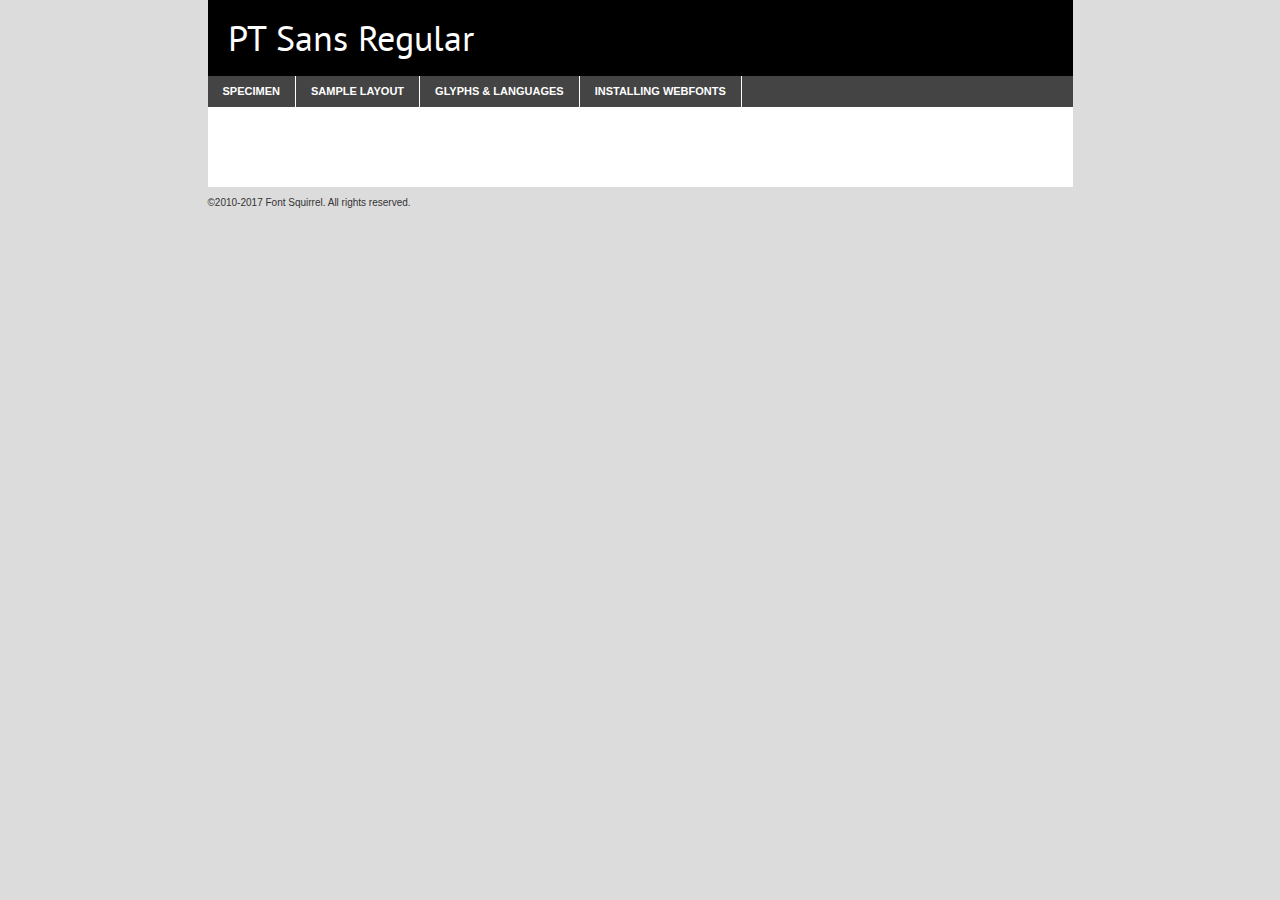
<file: fonts/ptsans-regular-demo.html>
<!DOCTYPE html PUBLIC "-//W3C//DTD XHTML 1.0 Transitional//EN"
        "http://www.w3.org/TR/xhtml1/DTD/xhtml1-transitional.dtd">

<html xmlns="http://www.w3.org/1999/xhtml" xml:lang="en" lang="en">
<head>
    <meta http-equiv="Content-Type" content="text/html; charset=utf-8"/>
    <script src="http://ajax.googleapis.com/ajax/libs/jquery/1.7.2/jquery.min.js" type="text/javascript" charset="utf-8"></script>
    <script type="text/javascript">
		(function($) {
			$.fn.easyTabs = function(option) {
				var param = jQuery.extend({ fadeSpeed: 'fast', defaultContent: 1, activeClass: 'active' }, option);
				$(this).each(function() {
					var thisId = '#' + this.id;
					if ( param.defaultContent == '' )
					{
						param.defaultContent = 1;
					}
					if ( typeof param.defaultContent == 'number' )
					{
						var defaultTab = $(thisId + ' .tabs li:eq(' + (param.defaultContent - 1) + ') a').attr('href').substr(1);
					}
					else
					{
						var defaultTab = param.defaultContent;
					}
					$(thisId + ' .tabs li a').each(function() {
						var tabToHide = $(this).attr('href').substr(1);
						$('#' + tabToHide).addClass('easytabs-tab-content');
					});
					hideAll();
					changeContent(defaultTab);

					function hideAll() {$(thisId + ' .easytabs-tab-content').hide();}

					function changeContent(tabId)
					{
						hideAll();
						$(thisId + ' .tabs li').removeClass(param.activeClass);
						$(thisId + ' .tabs li a[href=#' + tabId + ']').closest('li').addClass(param.activeClass);
						if ( param.fadeSpeed != 'none' )
						{
							$(thisId + ' #' + tabId).fadeIn(param.fadeSpeed);
						}
						else
						{
							$(thisId + ' #' + tabId).show();
						}
					}

					$(thisId + ' .tabs li').click(function() {
						var tabId = $(this).find('a').attr('href').substr(1);
						changeContent(tabId);
						return false;
					});
				});
			}
		})(jQuery);
    </script>
    <link rel="stylesheet" href="specimen_files/specimen_stylesheet.css" type="text/css" charset="utf-8"/>
    <link rel="stylesheet" href="stylesheet.css" type="text/css" charset="utf-8"/>

    <style type="text/css">
        		body {
			font-family: 'pt_sansregular';
        		}

            </style>

    <title>PT Sans Regular Specimen</title>


    <script type="text/javascript" charset="utf-8">
		$(document).ready(function() {
			$('#container').easyTabs({ defaultContent: 1 });
		});
    </script>
</head>

<body>
<div id="container">
    <div id="header">
		PT Sans Regular    </div>
    <ul class="tabs">
        <li><a href="#specimen">Specimen</a></li>
        <li><a href="#layout">Sample Layout</a></li>
		        <li><a href="#glyphs">Glyphs &amp; Languages</a></li>
        <li><a href="#installing">Installing Webfonts</a></li>

    </ul>

    <div id="main_content">


        <div id="specimen">

            <div class="section">
                <div class="grid12 firstcol">
                    <div class="huge">AaBb</div>
                </div>
            </div>

            <div class="section">
                <div class="glyph_range">A&#x200B;B&#x200b;C&#x200b;D&#x200b;E&#x200b;F&#x200b;G&#x200b;H&#x200b;I&#x200b;J&#x200b;K&#x200b;L&#x200b;M&#x200b;N&#x200b;O&#x200b;P&#x200b;Q&#x200b;R&#x200b;S&#x200b;T&#x200b;U&#x200b;V&#x200b;W&#x200b;X&#x200b;Y&#x200b;Z&#x200b;a&#x200b;b&#x200b;c&#x200b;d&#x200b;e&#x200b;f&#x200b;g&#x200b;h&#x200b;i&#x200b;j&#x200b;k&#x200b;l&#x200b;m&#x200b;n&#x200b;o&#x200b;p&#x200b;q&#x200b;r&#x200b;s&#x200b;t&#x200b;u&#x200b;v&#x200b;w&#x200b;x&#x200b;y&#x200b;z&#x200b;1&#x200b;2&#x200b;3&#x200b;4&#x200b;5&#x200b;6&#x200b;7&#x200b;8&#x200b;9&#x200b;0&#x200b;&amp;&#x200b;.&#x200b;,&#x200b;?&#x200b;!&#x200b;&#64;&#x200b;(&#x200b;)&#x200b;#&#x200b;$&#x200b;%&#x200b;*&#x200b;+&#x200b;-&#x200b;=&#x200b;:&#x200b;;</div>
            </div>
            <div class="section">
                <div class="grid12 firstcol">
                    <table class="sample_table">
                        <tr>
                            <td>10</td>
                            <td class="size10">abcdefghijklmnopqrstuvwxyzABCDEFGHIJKLMNOPQRSTUVWXYZ0123456789abcdefghijklmnopqrstuvwxyzABCDEFGHIJKLMNOPQRSTUVWXYZ0123456789abcdefghijklmnopqrstuvwxyzABCDEFGHIJKLMNOPQRSTUVWXYZ</td>
                        </tr>
                        <tr>
                            <td>11</td>
                            <td class="size11">abcdefghijklmnopqrstuvwxyzABCDEFGHIJKLMNOPQRSTUVWXYZ0123456789abcdefghijklmnopqrstuvwxyzABCDEFGHIJKLMNOPQRSTUVWXYZ0123456789abcdefghijklmnopqrstuvwxyzABCDEFGHIJKLMNOPQRSTUVWXYZ</td>
                        </tr>
                        <tr>
                            <td>12</td>
                            <td class="size12">abcdefghijklmnopqrstuvwxyzABCDEFGHIJKLMNOPQRSTUVWXYZ0123456789abcdefghijklmnopqrstuvwxyzABCDEFGHIJKLMNOPQRSTUVWXYZ0123456789abcdefghijklmnopqrstuvwxyzABCDEFGHIJKLMNOPQRSTUVWXYZ</td>
                        </tr>
                        <tr>
                            <td>13</td>
                            <td class="size13">abcdefghijklmnopqrstuvwxyzABCDEFGHIJKLMNOPQRSTUVWXYZ0123456789abcdefghijklmnopqrstuvwxyzABCDEFGHIJKLMNOPQRSTUVWXYZ0123456789abcdefghijklmnopqrstuvwxyzABCDEFGHIJKLMNOPQRSTUVWXYZ</td>
                        </tr>
                        <tr>
                            <td>14</td>
                            <td class="size14">abcdefghijklmnopqrstuvwxyzABCDEFGHIJKLMNOPQRSTUVWXYZ0123456789abcdefghijklmnopqrstuvwxyzABCDEFGHIJKLMNOPQRSTUVWXYZ0123456789abcdefghijklmnopqrstuvwxyzABCDEFGHIJKLMNOPQRSTUVWXYZ</td>
                        </tr>
                        <tr>
                            <td>16</td>
                            <td class="size16">abcdefghijklmnopqrstuvwxyzABCDEFGHIJKLMNOPQRSTUVWXYZ0123456789abcdefghijklmnopqrstuvwxyzABCDEFGHIJKLMNOPQRSTUVWXYZ</td>
                        </tr>
                        <tr>
                            <td>18</td>
                            <td class="size18">abcdefghijklmnopqrstuvwxyzABCDEFGHIJKLMNOPQRSTUVWXYZ0123456789abcdefghijklmnopqrstuvwxyzABCDEFGHIJKLMNOPQRSTUVWXYZ</td>
                        </tr>
                        <tr>
                            <td>20</td>
                            <td class="size20">abcdefghijklmnopqrstuvwxyzABCDEFGHIJKLMNOPQRSTUVWXYZ0123456789abcdefghijklmnopqrstuvwxyzABCDEFGHIJKLMNOPQRSTUVWXYZ</td>
                        </tr>
                        <tr>
                            <td>24</td>
                            <td class="size24">abcdefghijklmnopqrstuvwxyzABCDEFGHIJKLMNOPQRSTUVWXYZ0123456789abcdefghijklmnopqrstuvwxyzABCDEFGHIJKLMNOPQRSTUVWXYZ</td>
                        </tr>
                        <tr>
                            <td>30</td>
                            <td class="size30">abcdefghijklmnopqrstuvwxyzABCDEFGHIJKLMNOPQRSTUVWXYZ0123456789abcdefghijklmnopqrstuvwxyzABCDEFGHIJKLMNOPQRSTUVWXYZ</td>
                        </tr>
                        <tr>
                            <td>36</td>
                            <td class="size36">abcdefghijklmnopqrstuvwxyzABCDEFGHIJKLMNOPQRSTUVWXYZ0123456789abcdefghijklmnopqrstuvwxyzABCDEFGHIJKLMNOPQRSTUVWXYZ</td>
                        </tr>
                        <tr>
                            <td>48</td>
                            <td class="size48">abcdefghijklmnopqrstuvwxyzABCDEFGHIJKLMNOPQRSTUVWXYZ0123456789abcdefghijklmnopqrstuvwxyzABCDEFGHIJKLMNOPQRSTUVWXYZ</td>
                        </tr>
                        <tr>
                            <td>60</td>
                            <td class="size60">abcdefghijklmnopqrstuvwxyzABCDEFGHIJKLMNOPQRSTUVWXYZ0123456789abcdefghijklmnopqrstuvwxyzABCDEFGHIJKLMNOPQRSTUVWXYZ</td>
                        </tr>
                        <tr>
                            <td>72</td>
                            <td class="size72">abcdefghijklmnopqrstuvwxyzABCDEFGHIJKLMNOPQRSTUVWXYZ0123456789abcdefghijklmnopqrstuvwxyzABCDEFGHIJKLMNOPQRSTUVWXYZ</td>
                        </tr>
                        <tr>
                            <td>90</td>
                            <td class="size90">abcdefghijklmnopqrstuvwxyzABCDEFGHIJKLMNOPQRSTUVWXYZ0123456789abcdefghijklmnopqrstuvwxyzABCDEFGHIJKLMNOPQRSTUVWXYZ</td>
                        </tr>
                    </table>

                </div>

            </div>


            <div class="section" id="bodycomparison">


                <div id="xheight">
                    <div class="fontbody">&#x25FC;&#x25FC;&#x25FC;&#x25FC;&#x25FC;&#x25FC;&#x25FC;&#x25FC;&#x25FC;&#x25FC;&#x25FC;&#x25FC;&#x25FC;&#x25FC;&#x25FC;&#x25FC;&#x25FC;&#x25FC;&#x25FC;&#x25FC;&#x25FC;&#x25FC;&#x25FC;&#x25FC;&#x25FC;&#x25FC;&#x25FC;&#x25FC;&#x25FC;&#x25FC;&#x25FC;&#x25FC;&#x25FC;&#x25FC;&#x25FC;&#x25FC;&#x25FC;&#x25FC;&#x25FC;&#x25FC;&#x25FC;&#x25FC;&#x25FC;&#x25FC;&#x25FC;&#x25FC;&#x25FC;&#x25FC;&#x25FC;&#x25FC;&#x25FC;&#x25FC;&#x25FC;&#x25FC;&#x25FC;&#x25FC;&#x25FC;&#x25FC;&#x25FC;&#x25FC;&#x25FC;&#x25FC;&#x25FC;&#x25FC;&#x25FC;&#x25FC;&#x25FC;&#x25FC;&#x25FC;&#x25FC;&#x25FC;&#x25FC;&#x25FC;&#x25FC;&#x25FC;&#x25FC;&#x25FC;&#x25FC;&#x25FC;&#x25FC;&#x25FC;&#x25FC;&#x25FC;&#x25FC;&#x25FC;&#x25FC;&#x25FC;&#x25FC;&#x25FC;&#x25FC;&#x25FC;&#x25FC;&#x25FC;&#x25FC;&#x25FC;&#x25FC;&#x25FC;&#x25FC;&#x25FC;body</div>
                    <div class="arialbody">body</div>
                    <div class="verdanabody">body</div>
                    <div class="georgiabody">body</div>
                </div>
                <div class="fontbody" style="z-index:1">
                    body<span>PT Sans Regular</span>
                </div>
                <div class="arialbody" style="z-index:1">
                    body<span>Arial</span>
                </div>
                <div class="verdanabody" style="z-index:1">
                    body<span>Verdana</span>
                </div>
                <div class="georgiabody" style="z-index:1">
                    body<span>Georgia</span>
                </div>


            </div>


            <div class="section psample psample_row1" id="">

                <div class="grid2 firstcol">
                    <p class="size10"><span>10.</span>Aenean lacinia bibendum nulla sed consectetur. Fusce dapibus, tellus ac cursus commodo, tortor mauris condimentum nibh, ut fermentum massa justo sit amet risus. Nullam id dolor id nibh ultricies vehicula ut id elit. Cum sociis natoque penatibus et magnis dis parturient montes, nascetur ridiculus mus. Nulla vitae elit libero, a pharetra augue.</p>

                </div>
                <div class="grid3">
                    <p class="size11"><span>11.</span>Aenean lacinia bibendum nulla sed consectetur. Fusce dapibus, tellus ac cursus commodo, tortor mauris condimentum nibh, ut fermentum massa justo sit amet risus. Nullam id dolor id nibh ultricies vehicula ut id elit. Cum sociis natoque penatibus et magnis dis parturient montes, nascetur ridiculus mus. Nulla vitae elit libero, a pharetra augue.</p>

                </div>
                <div class="grid3">
                    <p class="size12"><span>12.</span>Aenean lacinia bibendum nulla sed consectetur. Fusce dapibus, tellus ac cursus commodo, tortor mauris condimentum nibh, ut fermentum massa justo sit amet risus. Nullam id dolor id nibh ultricies vehicula ut id elit. Cum sociis natoque penatibus et magnis dis parturient montes, nascetur ridiculus mus. Nulla vitae elit libero, a pharetra augue.</p>

                </div>
                <div class="grid4">
                    <p class="size13"><span>13.</span>Aenean lacinia bibendum nulla sed consectetur. Fusce dapibus, tellus ac cursus commodo, tortor mauris condimentum nibh, ut fermentum massa justo sit amet risus. Nullam id dolor id nibh ultricies vehicula ut id elit. Cum sociis natoque penatibus et magnis dis parturient montes, nascetur ridiculus mus. Nulla vitae elit libero, a pharetra augue.</p>

                </div>
                <div class="white_blend"></div>

            </div>
            <div class="section psample psample_row2" id="">
                <div class="grid3 firstcol">
                    <p class="size14"><span>14.</span>Aenean lacinia bibendum nulla sed consectetur. Fusce dapibus, tellus ac cursus commodo, tortor mauris condimentum nibh, ut fermentum massa justo sit amet risus. Nullam id dolor id nibh ultricies vehicula ut id elit. Cum sociis natoque penatibus et magnis dis parturient montes, nascetur ridiculus mus. Nulla vitae elit libero, a pharetra augue.</p>

                </div>
                <div class="grid4">
                    <p class="size16"><span>16.</span>Aenean lacinia bibendum nulla sed consectetur. Fusce dapibus, tellus ac cursus commodo, tortor mauris condimentum nibh, ut fermentum massa justo sit amet risus. Nullam id dolor id nibh ultricies vehicula ut id elit. Cum sociis natoque penatibus et magnis dis parturient montes, nascetur ridiculus mus. Nulla vitae elit libero, a pharetra augue.</p>

                </div>
                <div class="grid5">
                    <p class="size18"><span>18.</span>Aenean lacinia bibendum nulla sed consectetur. Fusce dapibus, tellus ac cursus commodo, tortor mauris condimentum nibh, ut fermentum massa justo sit amet risus. Nullam id dolor id nibh ultricies vehicula ut id elit. Cum sociis natoque penatibus et magnis dis parturient montes, nascetur ridiculus mus. Nulla vitae elit libero, a pharetra augue.</p>

                </div>

                <div class="white_blend"></div>

            </div>

            <div class="section psample psample_row3" id="">
                <div class="grid5 firstcol">
                    <p class="size20"><span>20.</span>Aenean lacinia bibendum nulla sed consectetur. Fusce dapibus, tellus ac cursus commodo, tortor mauris condimentum nibh, ut fermentum massa justo sit amet risus. Nullam id dolor id nibh ultricies vehicula ut id elit. Cum sociis natoque penatibus et magnis dis parturient montes, nascetur ridiculus mus. Nulla vitae elit libero, a pharetra augue.</p>
                </div>
                <div class="grid7">
                    <p class="size24"><span>24.</span>Aenean lacinia bibendum nulla sed consectetur. Fusce dapibus, tellus ac cursus commodo, tortor mauris condimentum nibh, ut fermentum massa justo sit amet risus. Nullam id dolor id nibh ultricies vehicula ut id elit. Cum sociis natoque penatibus et magnis dis parturient montes, nascetur ridiculus mus. Nulla vitae elit libero, a pharetra augue.</p>
                </div>

                <div class="white_blend"></div>

            </div>

            <div class="section psample psample_row4" id="">
                <div class="grid12 firstcol">
                    <p class="size30"><span>30.</span>Aenean lacinia bibendum nulla sed consectetur. Fusce dapibus, tellus ac cursus commodo, tortor mauris condimentum nibh, ut fermentum massa justo sit amet risus. Nullam id dolor id nibh ultricies vehicula ut id elit. Cum sociis natoque penatibus et magnis dis parturient montes, nascetur ridiculus mus. Nulla vitae elit libero, a pharetra augue.</p>
                </div>
                <div class="white_blend"></div>

            </div>


            <div class="section psample psample_row1 fullreverse">
                <div class="grid2 firstcol">
                    <p class="size10"><span>10.</span>Aenean lacinia bibendum nulla sed consectetur. Fusce dapibus, tellus ac cursus commodo, tortor mauris condimentum nibh, ut fermentum massa justo sit amet risus. Nullam id dolor id nibh ultricies vehicula ut id elit. Cum sociis natoque penatibus et magnis dis parturient montes, nascetur ridiculus mus. Nulla vitae elit libero, a pharetra augue.</p>

                </div>
                <div class="grid3">
                    <p class="size11"><span>11.</span>Aenean lacinia bibendum nulla sed consectetur. Fusce dapibus, tellus ac cursus commodo, tortor mauris condimentum nibh, ut fermentum massa justo sit amet risus. Nullam id dolor id nibh ultricies vehicula ut id elit. Cum sociis natoque penatibus et magnis dis parturient montes, nascetur ridiculus mus. Nulla vitae elit libero, a pharetra augue.</p>

                </div>
                <div class="grid3">
                    <p class="size12"><span>12.</span>Aenean lacinia bibendum nulla sed consectetur. Fusce dapibus, tellus ac cursus commodo, tortor mauris condimentum nibh, ut fermentum massa justo sit amet risus. Nullam id dolor id nibh ultricies vehicula ut id elit. Cum sociis natoque penatibus et magnis dis parturient montes, nascetur ridiculus mus. Nulla vitae elit libero, a pharetra augue.</p>

                </div>
                <div class="grid4">
                    <p class="size13"><span>13.</span>Aenean lacinia bibendum nulla sed consectetur. Fusce dapibus, tellus ac cursus commodo, tortor mauris condimentum nibh, ut fermentum massa justo sit amet risus. Nullam id dolor id nibh ultricies vehicula ut id elit. Cum sociis natoque penatibus et magnis dis parturient montes, nascetur ridiculus mus. Nulla vitae elit libero, a pharetra augue.</p>

                </div>
                <div class="black_blend"></div>

            </div>

            <div class="section psample psample_row2 fullreverse">
                <div class="grid3 firstcol">
                    <p class="size14"><span>14.</span>Aenean lacinia bibendum nulla sed consectetur. Fusce dapibus, tellus ac cursus commodo, tortor mauris condimentum nibh, ut fermentum massa justo sit amet risus. Nullam id dolor id nibh ultricies vehicula ut id elit. Cum sociis natoque penatibus et magnis dis parturient montes, nascetur ridiculus mus. Nulla vitae elit libero, a pharetra augue.</p>

                </div>
                <div class="grid4">
                    <p class="size16"><span>16.</span>Aenean lacinia bibendum nulla sed consectetur. Fusce dapibus, tellus ac cursus commodo, tortor mauris condimentum nibh, ut fermentum massa justo sit amet risus. Nullam id dolor id nibh ultricies vehicula ut id elit. Cum sociis natoque penatibus et magnis dis parturient montes, nascetur ridiculus mus. Nulla vitae elit libero, a pharetra augue.</p>

                </div>
                <div class="grid5">
                    <p class="size18"><span>18.</span>Aenean lacinia bibendum nulla sed consectetur. Fusce dapibus, tellus ac cursus commodo, tortor mauris condimentum nibh, ut fermentum massa justo sit amet risus. Nullam id dolor id nibh ultricies vehicula ut id elit. Cum sociis natoque penatibus et magnis dis parturient montes, nascetur ridiculus mus. Nulla vitae elit libero, a pharetra augue.</p>

                </div>
                <div class="black_blend"></div>

            </div>

            <div class="section psample fullreverse psample_row3" id="">
                <div class="grid5 firstcol">
                    <p class="size20"><span>20.</span>Aenean lacinia bibendum nulla sed consectetur. Fusce dapibus, tellus ac cursus commodo, tortor mauris condimentum nibh, ut fermentum massa justo sit amet risus. Nullam id dolor id nibh ultricies vehicula ut id elit. Cum sociis natoque penatibus et magnis dis parturient montes, nascetur ridiculus mus. Nulla vitae elit libero, a pharetra augue.</p>
                </div>
                <div class="grid7">
                    <p class="size24"><span>24.</span>Aenean lacinia bibendum nulla sed consectetur. Fusce dapibus, tellus ac cursus commodo, tortor mauris condimentum nibh, ut fermentum massa justo sit amet risus. Nullam id dolor id nibh ultricies vehicula ut id elit. Cum sociis natoque penatibus et magnis dis parturient montes, nascetur ridiculus mus. Nulla vitae elit libero, a pharetra augue.</p>
                </div>

                <div class="black_blend"></div>

            </div>

            <div class="section psample fullreverse psample_row4" id="" style="border-bottom: 20px #000 solid;">
                <div class="grid12 firstcol">
                    <p class="size30"><span>30.</span>Aenean lacinia bibendum nulla sed consectetur. Fusce dapibus, tellus ac cursus commodo, tortor mauris condimentum nibh, ut fermentum massa justo sit amet risus. Nullam id dolor id nibh ultricies vehicula ut id elit. Cum sociis natoque penatibus et magnis dis parturient montes, nascetur ridiculus mus. Nulla vitae elit libero, a pharetra augue.</p>
                </div>
                <div class="black_blend"></div>

            </div>


        </div>

        <div id="layout">

            <div class="section">

                <div class="grid12 firstcol">
                    <h1>Lorem Ipsum Dolor</h1>
                    <h2>Etiam porta sem malesuada magna mollis euismod</h2>

                    <p class="byline">By <a href="#link">Aenean Lacinia</a></p>
                </div>
            </div>
            <div class="section">
                <div class="grid8 firstcol">
                    <p class="large">Donec sed odio dui. Morbi leo risus, porta ac consectetur ac, vestibulum at eros. Fusce dapibus, tellus ac cursus commodo, tortor mauris condimentum nibh, ut fermentum massa justo sit amet risus. </p>


                    <h3>Pellentesque ornare sem</h3>

                    <p>Maecenas sed diam eget risus varius blandit sit amet non magna. Maecenas faucibus mollis interdum. Donec ullamcorper nulla non metus auctor fringilla. Nullam id dolor id nibh ultricies vehicula ut id elit. Nullam id dolor id nibh ultricies vehicula ut id elit. </p>

                    <p>Aenean eu leo quam. Pellentesque ornare sem lacinia quam venenatis vestibulum. Lorem ipsum dolor sit amet, consectetur adipiscing elit. Cum sociis natoque penatibus et magnis dis parturient montes, nascetur ridiculus mus. </p>

                    <p>Nulla vitae elit libero, a pharetra augue. Praesent commodo cursus magna, vel scelerisque nisl consectetur et. Aenean lacinia bibendum nulla sed consectetur. </p>

                    <p>Nullam quis risus eget urna mollis ornare vel eu leo. Nullam quis risus eget urna mollis ornare vel eu leo. Maecenas sed diam eget risus varius blandit sit amet non magna. Donec ullamcorper nulla non metus auctor fringilla. </p>

                    <h3>Cras mattis consectetur</h3>

                    <p>Aenean eu leo quam. Pellentesque ornare sem lacinia quam venenatis vestibulum. Aenean lacinia bibendum nulla sed consectetur. Integer posuere erat a ante venenatis dapibus posuere velit aliquet. Cras mattis consectetur purus sit amet fermentum. </p>

                    <p>Nullam id dolor id nibh ultricies vehicula ut id elit. Nullam quis risus eget urna mollis ornare vel eu leo. Cras mattis consectetur purus sit amet fermentum.</p>
                </div>

                <div class="grid4 sidebar">

                    <div class="box reverse">
                        <p class="last">Nullam quis risus eget urna mollis ornare vel eu leo. Donec ullamcorper nulla non metus auctor fringilla. Cras mattis consectetur purus sit amet fermentum. Sed posuere consectetur est at lobortis. Lorem ipsum dolor sit amet, consectetur adipiscing elit. </p>
                    </div>

                    <p class="caption">Maecenas sed diam eget risus varius.</p>

                    <p>Vestibulum id ligula porta felis euismod semper. Integer posuere erat a ante venenatis dapibus posuere velit aliquet. Vestibulum id ligula porta felis euismod semper. Sed posuere consectetur est at lobortis. Maecenas sed diam eget risus varius blandit sit amet non magna. Fusce dapibus, tellus ac cursus commodo, tortor mauris condimentum nibh, ut fermentum massa justo sit amet risus. </p>


                    <p>Duis mollis, est non commodo luctus, nisi erat porttitor ligula, eget lacinia odio sem nec elit. Aenean lacinia bibendum nulla sed consectetur. Vivamus sagittis lacus vel augue laoreet rutrum faucibus dolor auctor. Aenean lacinia bibendum nulla sed consectetur. Nullam quis risus eget urna mollis ornare vel eu leo. </p>

                    <p>Praesent commodo cursus magna, vel scelerisque nisl consectetur et. Donec ullamcorper nulla non metus auctor fringilla. Maecenas faucibus mollis interdum. Fusce dapibus, tellus ac cursus commodo, tortor mauris condimentum nibh, ut fermentum massa justo sit amet risus. </p>

                </div>
            </div>

        </div>


		

        <div id="glyphs">
            <div class="section">
                <div class="grid12 firstcol">

                    <h1>Language Support</h1>
                    <p>The subset of PT Sans Regular in this kit supports the following languages:<br/>

						Albanian, Basque, Breton, Chamorro, Danish, Dutch, English, Faroese, Finnish, French, Frisian, Galician, German, Icelandic, Italian, Malagasy, Norwegian, Portuguese, Spanish, Alsatian, Aragonese, Arapaho, Arrernte, Asturian, Aymara, Bislama, Cebuano, Corsican, Fijian, French_creole, Genoese, Gilbertese, Greenlandic, Haitian_creole, Hiligaynon, Hmong, Hopi, Ibanag, Iloko_ilokano, Indonesian, Interglossa_glosa, Interlingua, Irish_gaelic, Jerriais, Lojban, Lombard, Luxembourgeois, Manx, Mohawk, Norfolk_pitcairnese, Occitan, Oromo, Pangasinan, Papiamento, Piedmontese, Potawatomi, Rhaeto-romance, Romansh, Rotokas, Sami_lule, Samoan, Sardinian, Scots_gaelic, Seychelles_creole, Shona, Sicilian, Somali, Southern_ndebele, Swahili, Swati_swazi, Tagalog_filipino_pilipino, Tetum, Tok_pisin, Uyghur_latinized, Volapuk, Walloon, Warlpiri, Xhosa, Yapese, Zulu, Latinbasic, Ubasic, Demo                    </p>
                    <h1>Glyph Chart</h1>
                    <p>The subset of PT Sans Regular in this kit includes all the glyphs listed below. Unicode entities are included above each glyph to help you insert individual characters into your layout.</p>
                    <div id="glyph_chart">

																				                                <div><p>&amp;#13;</p>&#13;</div>
																				                                <div><p>&amp;#32;</p>&#32;</div>
																				                                <div><p>&amp;#33;</p>&#33;</div>
																				                                <div><p>&amp;#34;</p>&#34;</div>
																				                                <div><p>&amp;#35;</p>&#35;</div>
																				                                <div><p>&amp;#36;</p>&#36;</div>
																				                                <div><p>&amp;#37;</p>&#37;</div>
																				                                <div><p>&amp;#38;</p>&#38;</div>
																				                                <div><p>&amp;#39;</p>&#39;</div>
																				                                <div><p>&amp;#40;</p>&#40;</div>
																				                                <div><p>&amp;#41;</p>&#41;</div>
																				                                <div><p>&amp;#42;</p>&#42;</div>
																				                                <div><p>&amp;#43;</p>&#43;</div>
																				                                <div><p>&amp;#44;</p>&#44;</div>
																				                                <div><p>&amp;#45;</p>&#45;</div>
																				                                <div><p>&amp;#46;</p>&#46;</div>
																				                                <div><p>&amp;#47;</p>&#47;</div>
																				                                <div><p>&amp;#48;</p>&#48;</div>
																				                                <div><p>&amp;#49;</p>&#49;</div>
																				                                <div><p>&amp;#50;</p>&#50;</div>
																				                                <div><p>&amp;#51;</p>&#51;</div>
																				                                <div><p>&amp;#52;</p>&#52;</div>
																				                                <div><p>&amp;#53;</p>&#53;</div>
																				                                <div><p>&amp;#54;</p>&#54;</div>
																				                                <div><p>&amp;#55;</p>&#55;</div>
																				                                <div><p>&amp;#56;</p>&#56;</div>
																				                                <div><p>&amp;#57;</p>&#57;</div>
																				                                <div><p>&amp;#58;</p>&#58;</div>
																				                                <div><p>&amp;#59;</p>&#59;</div>
																				                                <div><p>&amp;#60;</p>&#60;</div>
																				                                <div><p>&amp;#61;</p>&#61;</div>
																				                                <div><p>&amp;#62;</p>&#62;</div>
																				                                <div><p>&amp;#63;</p>&#63;</div>
																				                                <div><p>&amp;#64;</p>&#64;</div>
																				                                <div><p>&amp;#65;</p>&#65;</div>
																				                                <div><p>&amp;#66;</p>&#66;</div>
																				                                <div><p>&amp;#67;</p>&#67;</div>
																				                                <div><p>&amp;#68;</p>&#68;</div>
																				                                <div><p>&amp;#69;</p>&#69;</div>
																				                                <div><p>&amp;#70;</p>&#70;</div>
																				                                <div><p>&amp;#71;</p>&#71;</div>
																				                                <div><p>&amp;#72;</p>&#72;</div>
																				                                <div><p>&amp;#73;</p>&#73;</div>
																				                                <div><p>&amp;#74;</p>&#74;</div>
																				                                <div><p>&amp;#75;</p>&#75;</div>
																				                                <div><p>&amp;#76;</p>&#76;</div>
																				                                <div><p>&amp;#77;</p>&#77;</div>
																				                                <div><p>&amp;#78;</p>&#78;</div>
																				                                <div><p>&amp;#79;</p>&#79;</div>
																				                                <div><p>&amp;#80;</p>&#80;</div>
																				                                <div><p>&amp;#81;</p>&#81;</div>
																				                                <div><p>&amp;#82;</p>&#82;</div>
																				                                <div><p>&amp;#83;</p>&#83;</div>
																				                                <div><p>&amp;#84;</p>&#84;</div>
																				                                <div><p>&amp;#85;</p>&#85;</div>
																				                                <div><p>&amp;#86;</p>&#86;</div>
																				                                <div><p>&amp;#87;</p>&#87;</div>
																				                                <div><p>&amp;#88;</p>&#88;</div>
																				                                <div><p>&amp;#89;</p>&#89;</div>
																				                                <div><p>&amp;#90;</p>&#90;</div>
																				                                <div><p>&amp;#91;</p>&#91;</div>
																				                                <div><p>&amp;#92;</p>&#92;</div>
																				                                <div><p>&amp;#93;</p>&#93;</div>
																				                                <div><p>&amp;#94;</p>&#94;</div>
																				                                <div><p>&amp;#95;</p>&#95;</div>
																				                                <div><p>&amp;#96;</p>&#96;</div>
																				                                <div><p>&amp;#97;</p>&#97;</div>
																				                                <div><p>&amp;#98;</p>&#98;</div>
																				                                <div><p>&amp;#99;</p>&#99;</div>
																				                                <div><p>&amp;#100;</p>&#100;</div>
																				                                <div><p>&amp;#101;</p>&#101;</div>
																				                                <div><p>&amp;#102;</p>&#102;</div>
																				                                <div><p>&amp;#103;</p>&#103;</div>
																				                                <div><p>&amp;#104;</p>&#104;</div>
																				                                <div><p>&amp;#105;</p>&#105;</div>
																				                                <div><p>&amp;#106;</p>&#106;</div>
																				                                <div><p>&amp;#107;</p>&#107;</div>
																				                                <div><p>&amp;#108;</p>&#108;</div>
																				                                <div><p>&amp;#109;</p>&#109;</div>
																				                                <div><p>&amp;#110;</p>&#110;</div>
																				                                <div><p>&amp;#111;</p>&#111;</div>
																				                                <div><p>&amp;#112;</p>&#112;</div>
																				                                <div><p>&amp;#113;</p>&#113;</div>
																				                                <div><p>&amp;#114;</p>&#114;</div>
																				                                <div><p>&amp;#115;</p>&#115;</div>
																				                                <div><p>&amp;#116;</p>&#116;</div>
																				                                <div><p>&amp;#117;</p>&#117;</div>
																				                                <div><p>&amp;#118;</p>&#118;</div>
																				                                <div><p>&amp;#119;</p>&#119;</div>
																				                                <div><p>&amp;#120;</p>&#120;</div>
																				                                <div><p>&amp;#121;</p>&#121;</div>
																				                                <div><p>&amp;#122;</p>&#122;</div>
																				                                <div><p>&amp;#123;</p>&#123;</div>
																				                                <div><p>&amp;#124;</p>&#124;</div>
																				                                <div><p>&amp;#125;</p>&#125;</div>
																				                                <div><p>&amp;#126;</p>&#126;</div>
																				                                <div><p>&amp;#160;</p>&#160;</div>
																				                                <div><p>&amp;#161;</p>&#161;</div>
																				                                <div><p>&amp;#162;</p>&#162;</div>
																				                                <div><p>&amp;#163;</p>&#163;</div>
																				                                <div><p>&amp;#164;</p>&#164;</div>
																				                                <div><p>&amp;#165;</p>&#165;</div>
																				                                <div><p>&amp;#166;</p>&#166;</div>
																				                                <div><p>&amp;#167;</p>&#167;</div>
																				                                <div><p>&amp;#168;</p>&#168;</div>
																				                                <div><p>&amp;#169;</p>&#169;</div>
																				                                <div><p>&amp;#170;</p>&#170;</div>
																				                                <div><p>&amp;#171;</p>&#171;</div>
																				                                <div><p>&amp;#172;</p>&#172;</div>
																				                                <div><p>&amp;#173;</p>&#173;</div>
																				                                <div><p>&amp;#174;</p>&#174;</div>
																				                                <div><p>&amp;#175;</p>&#175;</div>
																				                                <div><p>&amp;#176;</p>&#176;</div>
																				                                <div><p>&amp;#177;</p>&#177;</div>
																				                                <div><p>&amp;#178;</p>&#178;</div>
																				                                <div><p>&amp;#179;</p>&#179;</div>
																				                                <div><p>&amp;#180;</p>&#180;</div>
																				                                <div><p>&amp;#181;</p>&#181;</div>
																				                                <div><p>&amp;#182;</p>&#182;</div>
																				                                <div><p>&amp;#183;</p>&#183;</div>
																				                                <div><p>&amp;#184;</p>&#184;</div>
																				                                <div><p>&amp;#185;</p>&#185;</div>
																				                                <div><p>&amp;#186;</p>&#186;</div>
																				                                <div><p>&amp;#187;</p>&#187;</div>
																				                                <div><p>&amp;#188;</p>&#188;</div>
																				                                <div><p>&amp;#189;</p>&#189;</div>
																				                                <div><p>&amp;#190;</p>&#190;</div>
																				                                <div><p>&amp;#191;</p>&#191;</div>
																				                                <div><p>&amp;#192;</p>&#192;</div>
																				                                <div><p>&amp;#193;</p>&#193;</div>
																				                                <div><p>&amp;#194;</p>&#194;</div>
																				                                <div><p>&amp;#195;</p>&#195;</div>
																				                                <div><p>&amp;#196;</p>&#196;</div>
																				                                <div><p>&amp;#197;</p>&#197;</div>
																				                                <div><p>&amp;#198;</p>&#198;</div>
																				                                <div><p>&amp;#199;</p>&#199;</div>
																				                                <div><p>&amp;#200;</p>&#200;</div>
																				                                <div><p>&amp;#201;</p>&#201;</div>
																				                                <div><p>&amp;#202;</p>&#202;</div>
																				                                <div><p>&amp;#203;</p>&#203;</div>
																				                                <div><p>&amp;#204;</p>&#204;</div>
																				                                <div><p>&amp;#205;</p>&#205;</div>
																				                                <div><p>&amp;#206;</p>&#206;</div>
																				                                <div><p>&amp;#207;</p>&#207;</div>
																				                                <div><p>&amp;#208;</p>&#208;</div>
																				                                <div><p>&amp;#209;</p>&#209;</div>
																				                                <div><p>&amp;#210;</p>&#210;</div>
																				                                <div><p>&amp;#211;</p>&#211;</div>
																				                                <div><p>&amp;#212;</p>&#212;</div>
																				                                <div><p>&amp;#213;</p>&#213;</div>
																				                                <div><p>&amp;#214;</p>&#214;</div>
																				                                <div><p>&amp;#215;</p>&#215;</div>
																				                                <div><p>&amp;#216;</p>&#216;</div>
																				                                <div><p>&amp;#217;</p>&#217;</div>
																				                                <div><p>&amp;#218;</p>&#218;</div>
																				                                <div><p>&amp;#219;</p>&#219;</div>
																				                                <div><p>&amp;#220;</p>&#220;</div>
																				                                <div><p>&amp;#221;</p>&#221;</div>
																				                                <div><p>&amp;#222;</p>&#222;</div>
																				                                <div><p>&amp;#223;</p>&#223;</div>
																				                                <div><p>&amp;#224;</p>&#224;</div>
																				                                <div><p>&amp;#225;</p>&#225;</div>
																				                                <div><p>&amp;#226;</p>&#226;</div>
																				                                <div><p>&amp;#227;</p>&#227;</div>
																				                                <div><p>&amp;#228;</p>&#228;</div>
																				                                <div><p>&amp;#229;</p>&#229;</div>
																				                                <div><p>&amp;#230;</p>&#230;</div>
																				                                <div><p>&amp;#231;</p>&#231;</div>
																				                                <div><p>&amp;#232;</p>&#232;</div>
																				                                <div><p>&amp;#233;</p>&#233;</div>
																				                                <div><p>&amp;#234;</p>&#234;</div>
																				                                <div><p>&amp;#235;</p>&#235;</div>
																				                                <div><p>&amp;#236;</p>&#236;</div>
																				                                <div><p>&amp;#237;</p>&#237;</div>
																				                                <div><p>&amp;#238;</p>&#238;</div>
																				                                <div><p>&amp;#239;</p>&#239;</div>
																				                                <div><p>&amp;#240;</p>&#240;</div>
																				                                <div><p>&amp;#241;</p>&#241;</div>
																				                                <div><p>&amp;#242;</p>&#242;</div>
																				                                <div><p>&amp;#243;</p>&#243;</div>
																				                                <div><p>&amp;#244;</p>&#244;</div>
																				                                <div><p>&amp;#245;</p>&#245;</div>
																				                                <div><p>&amp;#246;</p>&#246;</div>
																				                                <div><p>&amp;#247;</p>&#247;</div>
																				                                <div><p>&amp;#248;</p>&#248;</div>
																				                                <div><p>&amp;#249;</p>&#249;</div>
																				                                <div><p>&amp;#250;</p>&#250;</div>
																				                                <div><p>&amp;#251;</p>&#251;</div>
																				                                <div><p>&amp;#252;</p>&#252;</div>
																				                                <div><p>&amp;#253;</p>&#253;</div>
																				                                <div><p>&amp;#254;</p>&#254;</div>
																				                                <div><p>&amp;#255;</p>&#255;</div>
																				                                <div><p>&amp;#338;</p>&#338;</div>
																				                                <div><p>&amp;#339;</p>&#339;</div>
																				                                <div><p>&amp;#376;</p>&#376;</div>
																				                                <div><p>&amp;#710;</p>&#710;</div>
																				                                <div><p>&amp;#732;</p>&#732;</div>
																				                                <div><p>&amp;#8192;</p>&#8192;</div>
																				                                <div><p>&amp;#8193;</p>&#8193;</div>
																				                                <div><p>&amp;#8194;</p>&#8194;</div>
																				                                <div><p>&amp;#8195;</p>&#8195;</div>
																				                                <div><p>&amp;#8196;</p>&#8196;</div>
																				                                <div><p>&amp;#8197;</p>&#8197;</div>
																				                                <div><p>&amp;#8198;</p>&#8198;</div>
																				                                <div><p>&amp;#8199;</p>&#8199;</div>
																				                                <div><p>&amp;#8200;</p>&#8200;</div>
																				                                <div><p>&amp;#8201;</p>&#8201;</div>
																				                                <div><p>&amp;#8202;</p>&#8202;</div>
																				                                <div><p>&amp;#8208;</p>&#8208;</div>
																				                                <div><p>&amp;#8209;</p>&#8209;</div>
																				                                <div><p>&amp;#8210;</p>&#8210;</div>
																				                                <div><p>&amp;#8211;</p>&#8211;</div>
																				                                <div><p>&amp;#8212;</p>&#8212;</div>
																				                                <div><p>&amp;#8216;</p>&#8216;</div>
																				                                <div><p>&amp;#8217;</p>&#8217;</div>
																				                                <div><p>&amp;#8218;</p>&#8218;</div>
																				                                <div><p>&amp;#8220;</p>&#8220;</div>
																				                                <div><p>&amp;#8221;</p>&#8221;</div>
																				                                <div><p>&amp;#8222;</p>&#8222;</div>
																				                                <div><p>&amp;#8226;</p>&#8226;</div>
																				                                <div><p>&amp;#8230;</p>&#8230;</div>
																				                                <div><p>&amp;#8239;</p>&#8239;</div>
																				                                <div><p>&amp;#8249;</p>&#8249;</div>
																				                                <div><p>&amp;#8250;</p>&#8250;</div>
																				                                <div><p>&amp;#8287;</p>&#8287;</div>
																				                                <div><p>&amp;#8364;</p>&#8364;</div>
																				                                <div><p>&amp;#8482;</p>&#8482;</div>
																				                                <div><p>&amp;#9724;</p>&#9724;</div>
																				                                <div><p>&amp;#64257;</p>&#64257;</div>
																				                                <div><p>&amp;#64258;</p>&#64258;</div>
																																													                    </div>
                </div>


            </div>
        </div>


        <div id="specs">

        </div>

        <div id="installing">
            <div class="section">
                <div class="grid7 firstcol">
                    <h1>Installing Webfonts</h1>

                    <p>Webfonts are supported by all major browser platforms but not all in the same way. There are currently four different font formats that must be included in order to target all browsers. This includes TTF, WOFF, EOT and SVG.</p>

                    <h2>1. Upload your webfonts</h2>
                    <p>You must upload your webfont kit to your website. They should be in or near the same directory as your CSS files.</p>

                    <h2>2. Include the webfont stylesheet</h2>
                    <p>A special CSS @font-face declaration helps the various browsers select the appropriate font it needs without causing you a bunch of headaches. Learn more about this syntax by reading the <a href="https://www.fontspring.com/blog/further-hardening-of-the-bulletproof-syntax">Fontspring blog post</a> about it. The code for it is as follows:</p>


                    <code>
                        @font-face{
                        font-family: 'MyWebFont';
                        src: url('WebFont.eot');
                        src: url('WebFont.eot?#iefix') format('embedded-opentype'),
                        url('WebFont.woff') format('woff'),
                        url('WebFont.ttf') format('truetype'),
                        url('WebFont.svg#webfont') format('svg');
                        }
                    </code>

                    <p>We've already gone ahead and generated the code for you. All you have to do is link to the stylesheet in your HTML, like this:</p>
                    <code>&lt;link rel=&quot;stylesheet&quot; href=&quot;stylesheet.css&quot; type=&quot;text/css&quot; charset=&quot;utf-8&quot; /&gt;</code>

                    <h2>3. Modify your own stylesheet</h2>
                    <p>To take advantage of your new fonts, you must tell your stylesheet to use them. Look at the original @font-face declaration above and find the property called "font-family." The name linked there will be what you use to reference the font. Prepend that webfont name to the font stack in the "font-family" property, inside the selector you want to change. For example:</p>
                    <code>p { font-family: 'WebFont', Arial, sans-serif; }</code>

                    <h2>4. Test</h2>
                    <p>Getting webfonts to work cross-browser <em>can</em> be tricky. Use the information in the sidebar to help you if you find that fonts aren't loading in a particular browser.</p>
                </div>

                <div class="grid5 sidebar">
                    <div class="box">
                        <h2>Troubleshooting<br/>Font-Face Problems</h2>
                        <p>Having trouble getting your webfonts to load in your new website? Here are some tips to sort out what might be the problem.</p>

                        <h3>Fonts not showing in any browser</h3>

                        <p>This sounds like you need to work on the plumbing. You either did not upload the fonts to the correct directory, or you did not link the fonts properly in the CSS. If you've confirmed that all this is correct and you still have a problem, take a look at your .htaccess file and see if requests are getting intercepted.</p>

                        <h3>Fonts not loading in iPhone or iPad</h3>

                        <p>The most common problem here is that you are serving the fonts from an IIS server. IIS refuses to serve files that have unknown MIME types. If that is the case, you must set the MIME type for SVG to "image/svg+xml" in the server settings. Follow these instructions from Microsoft if you need help.</p>

                        <h3>Fonts not loading in Firefox</h3>

                        <p>The primary reason for this failure? You are still using a version Firefox older than 3.5. So upgrade already! If that isn't it, then you are very likely serving fonts from a different domain. Firefox requires that all font assets be served from the same domain. Lastly it is possible that you need to add WOFF to your list of MIME types (if you are serving via IIS.)</p>

                        <h3>Fonts not loading in IE</h3>

                        <p>Are you looking at Internet Explorer on an actual Windows machine or are you cheating by using a service like Adobe BrowserLab? Many of these screenshot services do not render @font-face for IE. Best to test it on a real machine.</p>

                        <h3>Fonts not loading in IE9</h3>

                        <p>IE9, like Firefox, requires that fonts be served from the same domain as the website. Make sure that is the case.</p>
                    </div>
                </div>
            </div>

        </div>

    </div>
    <div id="footer">
        <p>&copy;2010-2017 Font Squirrel. All rights reserved.</p>
    </div>
</div>
</body>
</html>
</file>
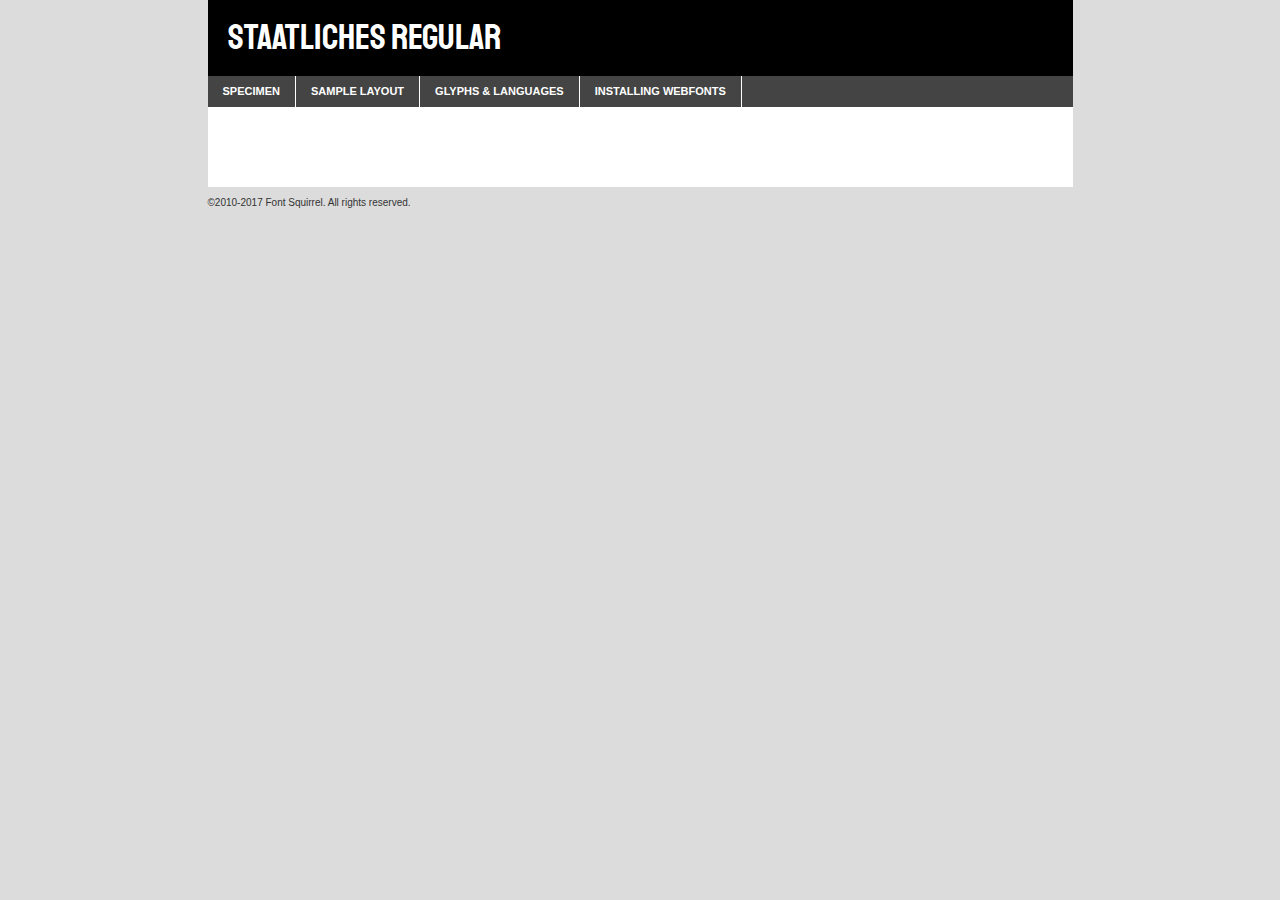
<file: fonts/staatliches-regular-demo.html>
<!DOCTYPE html PUBLIC "-//W3C//DTD XHTML 1.0 Transitional//EN"
        "http://www.w3.org/TR/xhtml1/DTD/xhtml1-transitional.dtd">

<html xmlns="http://www.w3.org/1999/xhtml" xml:lang="en" lang="en">
<head>
    <meta http-equiv="Content-Type" content="text/html; charset=utf-8"/>
    <script src="http://ajax.googleapis.com/ajax/libs/jquery/1.7.2/jquery.min.js" type="text/javascript" charset="utf-8"></script>
    <script type="text/javascript">
		(function($) {
			$.fn.easyTabs = function(option) {
				var param = jQuery.extend({ fadeSpeed: 'fast', defaultContent: 1, activeClass: 'active' }, option);
				$(this).each(function() {
					var thisId = '#' + this.id;
					if ( param.defaultContent == '' )
					{
						param.defaultContent = 1;
					}
					if ( typeof param.defaultContent == 'number' )
					{
						var defaultTab = $(thisId + ' .tabs li:eq(' + (param.defaultContent - 1) + ') a').attr('href').substr(1);
					}
					else
					{
						var defaultTab = param.defaultContent;
					}
					$(thisId + ' .tabs li a').each(function() {
						var tabToHide = $(this).attr('href').substr(1);
						$('#' + tabToHide).addClass('easytabs-tab-content');
					});
					hideAll();
					changeContent(defaultTab);

					function hideAll() {$(thisId + ' .easytabs-tab-content').hide();}

					function changeContent(tabId)
					{
						hideAll();
						$(thisId + ' .tabs li').removeClass(param.activeClass);
						$(thisId + ' .tabs li a[href=#' + tabId + ']').closest('li').addClass(param.activeClass);
						if ( param.fadeSpeed != 'none' )
						{
							$(thisId + ' #' + tabId).fadeIn(param.fadeSpeed);
						}
						else
						{
							$(thisId + ' #' + tabId).show();
						}
					}

					$(thisId + ' .tabs li').click(function() {
						var tabId = $(this).find('a').attr('href').substr(1);
						changeContent(tabId);
						return false;
					});
				});
			}
		})(jQuery);
    </script>
    <link rel="stylesheet" href="specimen_files/specimen_stylesheet.css" type="text/css" charset="utf-8"/>
    <link rel="stylesheet" href="stylesheet.css" type="text/css" charset="utf-8"/>

    <style type="text/css">
        		body {
			font-family: 'staatlichesregular';
        		}

            </style>

    <title>Staatliches Regular Specimen</title>


    <script type="text/javascript" charset="utf-8">
		$(document).ready(function() {
			$('#container').easyTabs({ defaultContent: 1 });
		});
    </script>
</head>

<body>
<div id="container">
    <div id="header">
		Staatliches Regular    </div>
    <ul class="tabs">
        <li><a href="#specimen">Specimen</a></li>
        <li><a href="#layout">Sample Layout</a></li>
		        <li><a href="#glyphs">Glyphs &amp; Languages</a></li>
        <li><a href="#installing">Installing Webfonts</a></li>

    </ul>

    <div id="main_content">


        <div id="specimen">

            <div class="section">
                <div class="grid12 firstcol">
                    <div class="huge">AaBb</div>
                </div>
            </div>

            <div class="section">
                <div class="glyph_range">A&#x200B;B&#x200b;C&#x200b;D&#x200b;E&#x200b;F&#x200b;G&#x200b;H&#x200b;I&#x200b;J&#x200b;K&#x200b;L&#x200b;M&#x200b;N&#x200b;O&#x200b;P&#x200b;Q&#x200b;R&#x200b;S&#x200b;T&#x200b;U&#x200b;V&#x200b;W&#x200b;X&#x200b;Y&#x200b;Z&#x200b;a&#x200b;b&#x200b;c&#x200b;d&#x200b;e&#x200b;f&#x200b;g&#x200b;h&#x200b;i&#x200b;j&#x200b;k&#x200b;l&#x200b;m&#x200b;n&#x200b;o&#x200b;p&#x200b;q&#x200b;r&#x200b;s&#x200b;t&#x200b;u&#x200b;v&#x200b;w&#x200b;x&#x200b;y&#x200b;z&#x200b;1&#x200b;2&#x200b;3&#x200b;4&#x200b;5&#x200b;6&#x200b;7&#x200b;8&#x200b;9&#x200b;0&#x200b;&amp;&#x200b;.&#x200b;,&#x200b;?&#x200b;!&#x200b;&#64;&#x200b;(&#x200b;)&#x200b;#&#x200b;$&#x200b;%&#x200b;*&#x200b;+&#x200b;-&#x200b;=&#x200b;:&#x200b;;</div>
            </div>
            <div class="section">
                <div class="grid12 firstcol">
                    <table class="sample_table">
                        <tr>
                            <td>10</td>
                            <td class="size10">abcdefghijklmnopqrstuvwxyzABCDEFGHIJKLMNOPQRSTUVWXYZ0123456789abcdefghijklmnopqrstuvwxyzABCDEFGHIJKLMNOPQRSTUVWXYZ0123456789abcdefghijklmnopqrstuvwxyzABCDEFGHIJKLMNOPQRSTUVWXYZ</td>
                        </tr>
                        <tr>
                            <td>11</td>
                            <td class="size11">abcdefghijklmnopqrstuvwxyzABCDEFGHIJKLMNOPQRSTUVWXYZ0123456789abcdefghijklmnopqrstuvwxyzABCDEFGHIJKLMNOPQRSTUVWXYZ0123456789abcdefghijklmnopqrstuvwxyzABCDEFGHIJKLMNOPQRSTUVWXYZ</td>
                        </tr>
                        <tr>
                            <td>12</td>
                            <td class="size12">abcdefghijklmnopqrstuvwxyzABCDEFGHIJKLMNOPQRSTUVWXYZ0123456789abcdefghijklmnopqrstuvwxyzABCDEFGHIJKLMNOPQRSTUVWXYZ0123456789abcdefghijklmnopqrstuvwxyzABCDEFGHIJKLMNOPQRSTUVWXYZ</td>
                        </tr>
                        <tr>
                            <td>13</td>
                            <td class="size13">abcdefghijklmnopqrstuvwxyzABCDEFGHIJKLMNOPQRSTUVWXYZ0123456789abcdefghijklmnopqrstuvwxyzABCDEFGHIJKLMNOPQRSTUVWXYZ0123456789abcdefghijklmnopqrstuvwxyzABCDEFGHIJKLMNOPQRSTUVWXYZ</td>
                        </tr>
                        <tr>
                            <td>14</td>
                            <td class="size14">abcdefghijklmnopqrstuvwxyzABCDEFGHIJKLMNOPQRSTUVWXYZ0123456789abcdefghijklmnopqrstuvwxyzABCDEFGHIJKLMNOPQRSTUVWXYZ0123456789abcdefghijklmnopqrstuvwxyzABCDEFGHIJKLMNOPQRSTUVWXYZ</td>
                        </tr>
                        <tr>
                            <td>16</td>
                            <td class="size16">abcdefghijklmnopqrstuvwxyzABCDEFGHIJKLMNOPQRSTUVWXYZ0123456789abcdefghijklmnopqrstuvwxyzABCDEFGHIJKLMNOPQRSTUVWXYZ</td>
                        </tr>
                        <tr>
                            <td>18</td>
                            <td class="size18">abcdefghijklmnopqrstuvwxyzABCDEFGHIJKLMNOPQRSTUVWXYZ0123456789abcdefghijklmnopqrstuvwxyzABCDEFGHIJKLMNOPQRSTUVWXYZ</td>
                        </tr>
                        <tr>
                            <td>20</td>
                            <td class="size20">abcdefghijklmnopqrstuvwxyzABCDEFGHIJKLMNOPQRSTUVWXYZ0123456789abcdefghijklmnopqrstuvwxyzABCDEFGHIJKLMNOPQRSTUVWXYZ</td>
                        </tr>
                        <tr>
                            <td>24</td>
                            <td class="size24">abcdefghijklmnopqrstuvwxyzABCDEFGHIJKLMNOPQRSTUVWXYZ0123456789abcdefghijklmnopqrstuvwxyzABCDEFGHIJKLMNOPQRSTUVWXYZ</td>
                        </tr>
                        <tr>
                            <td>30</td>
                            <td class="size30">abcdefghijklmnopqrstuvwxyzABCDEFGHIJKLMNOPQRSTUVWXYZ0123456789abcdefghijklmnopqrstuvwxyzABCDEFGHIJKLMNOPQRSTUVWXYZ</td>
                        </tr>
                        <tr>
                            <td>36</td>
                            <td class="size36">abcdefghijklmnopqrstuvwxyzABCDEFGHIJKLMNOPQRSTUVWXYZ0123456789abcdefghijklmnopqrstuvwxyzABCDEFGHIJKLMNOPQRSTUVWXYZ</td>
                        </tr>
                        <tr>
                            <td>48</td>
                            <td class="size48">abcdefghijklmnopqrstuvwxyzABCDEFGHIJKLMNOPQRSTUVWXYZ0123456789abcdefghijklmnopqrstuvwxyzABCDEFGHIJKLMNOPQRSTUVWXYZ</td>
                        </tr>
                        <tr>
                            <td>60</td>
                            <td class="size60">abcdefghijklmnopqrstuvwxyzABCDEFGHIJKLMNOPQRSTUVWXYZ0123456789abcdefghijklmnopqrstuvwxyzABCDEFGHIJKLMNOPQRSTUVWXYZ</td>
                        </tr>
                        <tr>
                            <td>72</td>
                            <td class="size72">abcdefghijklmnopqrstuvwxyzABCDEFGHIJKLMNOPQRSTUVWXYZ0123456789abcdefghijklmnopqrstuvwxyzABCDEFGHIJKLMNOPQRSTUVWXYZ</td>
                        </tr>
                        <tr>
                            <td>90</td>
                            <td class="size90">abcdefghijklmnopqrstuvwxyzABCDEFGHIJKLMNOPQRSTUVWXYZ0123456789abcdefghijklmnopqrstuvwxyzABCDEFGHIJKLMNOPQRSTUVWXYZ</td>
                        </tr>
                    </table>

                </div>

            </div>


            <div class="section" id="bodycomparison">


                <div id="xheight">
                    <div class="fontbody">&#x25FC;&#x25FC;&#x25FC;&#x25FC;&#x25FC;&#x25FC;&#x25FC;&#x25FC;&#x25FC;&#x25FC;&#x25FC;&#x25FC;&#x25FC;&#x25FC;&#x25FC;&#x25FC;&#x25FC;&#x25FC;&#x25FC;&#x25FC;&#x25FC;&#x25FC;&#x25FC;&#x25FC;&#x25FC;&#x25FC;&#x25FC;&#x25FC;&#x25FC;&#x25FC;&#x25FC;&#x25FC;&#x25FC;&#x25FC;&#x25FC;&#x25FC;&#x25FC;&#x25FC;&#x25FC;&#x25FC;&#x25FC;&#x25FC;&#x25FC;&#x25FC;&#x25FC;&#x25FC;&#x25FC;&#x25FC;&#x25FC;&#x25FC;&#x25FC;&#x25FC;&#x25FC;&#x25FC;&#x25FC;&#x25FC;&#x25FC;&#x25FC;&#x25FC;&#x25FC;&#x25FC;&#x25FC;&#x25FC;&#x25FC;&#x25FC;&#x25FC;&#x25FC;&#x25FC;&#x25FC;&#x25FC;&#x25FC;&#x25FC;&#x25FC;&#x25FC;&#x25FC;&#x25FC;&#x25FC;&#x25FC;&#x25FC;&#x25FC;&#x25FC;&#x25FC;&#x25FC;&#x25FC;&#x25FC;&#x25FC;&#x25FC;&#x25FC;&#x25FC;&#x25FC;&#x25FC;&#x25FC;&#x25FC;&#x25FC;&#x25FC;&#x25FC;&#x25FC;&#x25FC;&#x25FC;body</div>
                    <div class="arialbody">body</div>
                    <div class="verdanabody">body</div>
                    <div class="georgiabody">body</div>
                </div>
                <div class="fontbody" style="z-index:1">
                    body<span>Staatliches Regular</span>
                </div>
                <div class="arialbody" style="z-index:1">
                    body<span>Arial</span>
                </div>
                <div class="verdanabody" style="z-index:1">
                    body<span>Verdana</span>
                </div>
                <div class="georgiabody" style="z-index:1">
                    body<span>Georgia</span>
                </div>


            </div>


            <div class="section psample psample_row1" id="">

                <div class="grid2 firstcol">
                    <p class="size10"><span>10.</span>Aenean lacinia bibendum nulla sed consectetur. Fusce dapibus, tellus ac cursus commodo, tortor mauris condimentum nibh, ut fermentum massa justo sit amet risus. Nullam id dolor id nibh ultricies vehicula ut id elit. Cum sociis natoque penatibus et magnis dis parturient montes, nascetur ridiculus mus. Nulla vitae elit libero, a pharetra augue.</p>

                </div>
                <div class="grid3">
                    <p class="size11"><span>11.</span>Aenean lacinia bibendum nulla sed consectetur. Fusce dapibus, tellus ac cursus commodo, tortor mauris condimentum nibh, ut fermentum massa justo sit amet risus. Nullam id dolor id nibh ultricies vehicula ut id elit. Cum sociis natoque penatibus et magnis dis parturient montes, nascetur ridiculus mus. Nulla vitae elit libero, a pharetra augue.</p>

                </div>
                <div class="grid3">
                    <p class="size12"><span>12.</span>Aenean lacinia bibendum nulla sed consectetur. Fusce dapibus, tellus ac cursus commodo, tortor mauris condimentum nibh, ut fermentum massa justo sit amet risus. Nullam id dolor id nibh ultricies vehicula ut id elit. Cum sociis natoque penatibus et magnis dis parturient montes, nascetur ridiculus mus. Nulla vitae elit libero, a pharetra augue.</p>

                </div>
                <div class="grid4">
                    <p class="size13"><span>13.</span>Aenean lacinia bibendum nulla sed consectetur. Fusce dapibus, tellus ac cursus commodo, tortor mauris condimentum nibh, ut fermentum massa justo sit amet risus. Nullam id dolor id nibh ultricies vehicula ut id elit. Cum sociis natoque penatibus et magnis dis parturient montes, nascetur ridiculus mus. Nulla vitae elit libero, a pharetra augue.</p>

                </div>
                <div class="white_blend"></div>

            </div>
            <div class="section psample psample_row2" id="">
                <div class="grid3 firstcol">
                    <p class="size14"><span>14.</span>Aenean lacinia bibendum nulla sed consectetur. Fusce dapibus, tellus ac cursus commodo, tortor mauris condimentum nibh, ut fermentum massa justo sit amet risus. Nullam id dolor id nibh ultricies vehicula ut id elit. Cum sociis natoque penatibus et magnis dis parturient montes, nascetur ridiculus mus. Nulla vitae elit libero, a pharetra augue.</p>

                </div>
                <div class="grid4">
                    <p class="size16"><span>16.</span>Aenean lacinia bibendum nulla sed consectetur. Fusce dapibus, tellus ac cursus commodo, tortor mauris condimentum nibh, ut fermentum massa justo sit amet risus. Nullam id dolor id nibh ultricies vehicula ut id elit. Cum sociis natoque penatibus et magnis dis parturient montes, nascetur ridiculus mus. Nulla vitae elit libero, a pharetra augue.</p>

                </div>
                <div class="grid5">
                    <p class="size18"><span>18.</span>Aenean lacinia bibendum nulla sed consectetur. Fusce dapibus, tellus ac cursus commodo, tortor mauris condimentum nibh, ut fermentum massa justo sit amet risus. Nullam id dolor id nibh ultricies vehicula ut id elit. Cum sociis natoque penatibus et magnis dis parturient montes, nascetur ridiculus mus. Nulla vitae elit libero, a pharetra augue.</p>

                </div>

                <div class="white_blend"></div>

            </div>

            <div class="section psample psample_row3" id="">
                <div class="grid5 firstcol">
                    <p class="size20"><span>20.</span>Aenean lacinia bibendum nulla sed consectetur. Fusce dapibus, tellus ac cursus commodo, tortor mauris condimentum nibh, ut fermentum massa justo sit amet risus. Nullam id dolor id nibh ultricies vehicula ut id elit. Cum sociis natoque penatibus et magnis dis parturient montes, nascetur ridiculus mus. Nulla vitae elit libero, a pharetra augue.</p>
                </div>
                <div class="grid7">
                    <p class="size24"><span>24.</span>Aenean lacinia bibendum nulla sed consectetur. Fusce dapibus, tellus ac cursus commodo, tortor mauris condimentum nibh, ut fermentum massa justo sit amet risus. Nullam id dolor id nibh ultricies vehicula ut id elit. Cum sociis natoque penatibus et magnis dis parturient montes, nascetur ridiculus mus. Nulla vitae elit libero, a pharetra augue.</p>
                </div>

                <div class="white_blend"></div>

            </div>

            <div class="section psample psample_row4" id="">
                <div class="grid12 firstcol">
                    <p class="size30"><span>30.</span>Aenean lacinia bibendum nulla sed consectetur. Fusce dapibus, tellus ac cursus commodo, tortor mauris condimentum nibh, ut fermentum massa justo sit amet risus. Nullam id dolor id nibh ultricies vehicula ut id elit. Cum sociis natoque penatibus et magnis dis parturient montes, nascetur ridiculus mus. Nulla vitae elit libero, a pharetra augue.</p>
                </div>
                <div class="white_blend"></div>

            </div>


            <div class="section psample psample_row1 fullreverse">
                <div class="grid2 firstcol">
                    <p class="size10"><span>10.</span>Aenean lacinia bibendum nulla sed consectetur. Fusce dapibus, tellus ac cursus commodo, tortor mauris condimentum nibh, ut fermentum massa justo sit amet risus. Nullam id dolor id nibh ultricies vehicula ut id elit. Cum sociis natoque penatibus et magnis dis parturient montes, nascetur ridiculus mus. Nulla vitae elit libero, a pharetra augue.</p>

                </div>
                <div class="grid3">
                    <p class="size11"><span>11.</span>Aenean lacinia bibendum nulla sed consectetur. Fusce dapibus, tellus ac cursus commodo, tortor mauris condimentum nibh, ut fermentum massa justo sit amet risus. Nullam id dolor id nibh ultricies vehicula ut id elit. Cum sociis natoque penatibus et magnis dis parturient montes, nascetur ridiculus mus. Nulla vitae elit libero, a pharetra augue.</p>

                </div>
                <div class="grid3">
                    <p class="size12"><span>12.</span>Aenean lacinia bibendum nulla sed consectetur. Fusce dapibus, tellus ac cursus commodo, tortor mauris condimentum nibh, ut fermentum massa justo sit amet risus. Nullam id dolor id nibh ultricies vehicula ut id elit. Cum sociis natoque penatibus et magnis dis parturient montes, nascetur ridiculus mus. Nulla vitae elit libero, a pharetra augue.</p>

                </div>
                <div class="grid4">
                    <p class="size13"><span>13.</span>Aenean lacinia bibendum nulla sed consectetur. Fusce dapibus, tellus ac cursus commodo, tortor mauris condimentum nibh, ut fermentum massa justo sit amet risus. Nullam id dolor id nibh ultricies vehicula ut id elit. Cum sociis natoque penatibus et magnis dis parturient montes, nascetur ridiculus mus. Nulla vitae elit libero, a pharetra augue.</p>

                </div>
                <div class="black_blend"></div>

            </div>

            <div class="section psample psample_row2 fullreverse">
                <div class="grid3 firstcol">
                    <p class="size14"><span>14.</span>Aenean lacinia bibendum nulla sed consectetur. Fusce dapibus, tellus ac cursus commodo, tortor mauris condimentum nibh, ut fermentum massa justo sit amet risus. Nullam id dolor id nibh ultricies vehicula ut id elit. Cum sociis natoque penatibus et magnis dis parturient montes, nascetur ridiculus mus. Nulla vitae elit libero, a pharetra augue.</p>

                </div>
                <div class="grid4">
                    <p class="size16"><span>16.</span>Aenean lacinia bibendum nulla sed consectetur. Fusce dapibus, tellus ac cursus commodo, tortor mauris condimentum nibh, ut fermentum massa justo sit amet risus. Nullam id dolor id nibh ultricies vehicula ut id elit. Cum sociis natoque penatibus et magnis dis parturient montes, nascetur ridiculus mus. Nulla vitae elit libero, a pharetra augue.</p>

                </div>
                <div class="grid5">
                    <p class="size18"><span>18.</span>Aenean lacinia bibendum nulla sed consectetur. Fusce dapibus, tellus ac cursus commodo, tortor mauris condimentum nibh, ut fermentum massa justo sit amet risus. Nullam id dolor id nibh ultricies vehicula ut id elit. Cum sociis natoque penatibus et magnis dis parturient montes, nascetur ridiculus mus. Nulla vitae elit libero, a pharetra augue.</p>

                </div>
                <div class="black_blend"></div>

            </div>

            <div class="section psample fullreverse psample_row3" id="">
                <div class="grid5 firstcol">
                    <p class="size20"><span>20.</span>Aenean lacinia bibendum nulla sed consectetur. Fusce dapibus, tellus ac cursus commodo, tortor mauris condimentum nibh, ut fermentum massa justo sit amet risus. Nullam id dolor id nibh ultricies vehicula ut id elit. Cum sociis natoque penatibus et magnis dis parturient montes, nascetur ridiculus mus. Nulla vitae elit libero, a pharetra augue.</p>
                </div>
                <div class="grid7">
                    <p class="size24"><span>24.</span>Aenean lacinia bibendum nulla sed consectetur. Fusce dapibus, tellus ac cursus commodo, tortor mauris condimentum nibh, ut fermentum massa justo sit amet risus. Nullam id dolor id nibh ultricies vehicula ut id elit. Cum sociis natoque penatibus et magnis dis parturient montes, nascetur ridiculus mus. Nulla vitae elit libero, a pharetra augue.</p>
                </div>

                <div class="black_blend"></div>

            </div>

            <div class="section psample fullreverse psample_row4" id="" style="border-bottom: 20px #000 solid;">
                <div class="grid12 firstcol">
                    <p class="size30"><span>30.</span>Aenean lacinia bibendum nulla sed consectetur. Fusce dapibus, tellus ac cursus commodo, tortor mauris condimentum nibh, ut fermentum massa justo sit amet risus. Nullam id dolor id nibh ultricies vehicula ut id elit. Cum sociis natoque penatibus et magnis dis parturient montes, nascetur ridiculus mus. Nulla vitae elit libero, a pharetra augue.</p>
                </div>
                <div class="black_blend"></div>

            </div>


        </div>

        <div id="layout">

            <div class="section">

                <div class="grid12 firstcol">
                    <h1>Lorem Ipsum Dolor</h1>
                    <h2>Etiam porta sem malesuada magna mollis euismod</h2>

                    <p class="byline">By <a href="#link">Aenean Lacinia</a></p>
                </div>
            </div>
            <div class="section">
                <div class="grid8 firstcol">
                    <p class="large">Donec sed odio dui. Morbi leo risus, porta ac consectetur ac, vestibulum at eros. Fusce dapibus, tellus ac cursus commodo, tortor mauris condimentum nibh, ut fermentum massa justo sit amet risus. </p>


                    <h3>Pellentesque ornare sem</h3>

                    <p>Maecenas sed diam eget risus varius blandit sit amet non magna. Maecenas faucibus mollis interdum. Donec ullamcorper nulla non metus auctor fringilla. Nullam id dolor id nibh ultricies vehicula ut id elit. Nullam id dolor id nibh ultricies vehicula ut id elit. </p>

                    <p>Aenean eu leo quam. Pellentesque ornare sem lacinia quam venenatis vestibulum. Lorem ipsum dolor sit amet, consectetur adipiscing elit. Cum sociis natoque penatibus et magnis dis parturient montes, nascetur ridiculus mus. </p>

                    <p>Nulla vitae elit libero, a pharetra augue. Praesent commodo cursus magna, vel scelerisque nisl consectetur et. Aenean lacinia bibendum nulla sed consectetur. </p>

                    <p>Nullam quis risus eget urna mollis ornare vel eu leo. Nullam quis risus eget urna mollis ornare vel eu leo. Maecenas sed diam eget risus varius blandit sit amet non magna. Donec ullamcorper nulla non metus auctor fringilla. </p>

                    <h3>Cras mattis consectetur</h3>

                    <p>Aenean eu leo quam. Pellentesque ornare sem lacinia quam venenatis vestibulum. Aenean lacinia bibendum nulla sed consectetur. Integer posuere erat a ante venenatis dapibus posuere velit aliquet. Cras mattis consectetur purus sit amet fermentum. </p>

                    <p>Nullam id dolor id nibh ultricies vehicula ut id elit. Nullam quis risus eget urna mollis ornare vel eu leo. Cras mattis consectetur purus sit amet fermentum.</p>
                </div>

                <div class="grid4 sidebar">

                    <div class="box reverse">
                        <p class="last">Nullam quis risus eget urna mollis ornare vel eu leo. Donec ullamcorper nulla non metus auctor fringilla. Cras mattis consectetur purus sit amet fermentum. Sed posuere consectetur est at lobortis. Lorem ipsum dolor sit amet, consectetur adipiscing elit. </p>
                    </div>

                    <p class="caption">Maecenas sed diam eget risus varius.</p>

                    <p>Vestibulum id ligula porta felis euismod semper. Integer posuere erat a ante venenatis dapibus posuere velit aliquet. Vestibulum id ligula porta felis euismod semper. Sed posuere consectetur est at lobortis. Maecenas sed diam eget risus varius blandit sit amet non magna. Fusce dapibus, tellus ac cursus commodo, tortor mauris condimentum nibh, ut fermentum massa justo sit amet risus. </p>


                    <p>Duis mollis, est non commodo luctus, nisi erat porttitor ligula, eget lacinia odio sem nec elit. Aenean lacinia bibendum nulla sed consectetur. Vivamus sagittis lacus vel augue laoreet rutrum faucibus dolor auctor. Aenean lacinia bibendum nulla sed consectetur. Nullam quis risus eget urna mollis ornare vel eu leo. </p>

                    <p>Praesent commodo cursus magna, vel scelerisque nisl consectetur et. Donec ullamcorper nulla non metus auctor fringilla. Maecenas faucibus mollis interdum. Fusce dapibus, tellus ac cursus commodo, tortor mauris condimentum nibh, ut fermentum massa justo sit amet risus. </p>

                </div>
            </div>

        </div>


		

        <div id="glyphs">
            <div class="section">
                <div class="grid12 firstcol">

                    <h1>Language Support</h1>
                    <p>The subset of Staatliches Regular in this kit supports the following languages:<br/>

						Albanian, Basque, Breton, Chamorro, Danish, Dutch, English, Faroese, Finnish, French, Frisian, Galician, German, Icelandic, Italian, Malagasy, Norwegian, Portuguese, Spanish, Alsatian, Aragonese, Arapaho, Arrernte, Asturian, Aymara, Bislama, Cebuano, Corsican, Fijian, French_creole, Genoese, Gilbertese, Greenlandic, Haitian_creole, Hiligaynon, Hmong, Hopi, Ibanag, Iloko_ilokano, Indonesian, Interglossa_glosa, Interlingua, Irish_gaelic, Jerriais, Lojban, Lombard, Luxembourgeois, Manx, Mohawk, Norfolk_pitcairnese, Occitan, Oromo, Pangasinan, Papiamento, Piedmontese, Potawatomi, Rhaeto-romance, Romansh, Rotokas, Sami_lule, Samoan, Sardinian, Scots_gaelic, Seychelles_creole, Shona, Sicilian, Somali, Southern_ndebele, Swahili, Swati_swazi, Tagalog_filipino_pilipino, Tetum, Tok_pisin, Uyghur_latinized, Volapuk, Walloon, Warlpiri, Xhosa, Yapese, Zulu, Latinbasic, Ubasic, Demo                    </p>
                    <h1>Glyph Chart</h1>
                    <p>The subset of Staatliches Regular in this kit includes all the glyphs listed below. Unicode entities are included above each glyph to help you insert individual characters into your layout.</p>
                    <div id="glyph_chart">

																				                                <div><p>&amp;#13;</p>&#13;</div>
																				                                <div><p>&amp;#32;</p>&#32;</div>
																				                                <div><p>&amp;#33;</p>&#33;</div>
																				                                <div><p>&amp;#34;</p>&#34;</div>
																				                                <div><p>&amp;#35;</p>&#35;</div>
																				                                <div><p>&amp;#36;</p>&#36;</div>
																				                                <div><p>&amp;#37;</p>&#37;</div>
																				                                <div><p>&amp;#38;</p>&#38;</div>
																				                                <div><p>&amp;#39;</p>&#39;</div>
																				                                <div><p>&amp;#40;</p>&#40;</div>
																				                                <div><p>&amp;#41;</p>&#41;</div>
																				                                <div><p>&amp;#42;</p>&#42;</div>
																				                                <div><p>&amp;#43;</p>&#43;</div>
																				                                <div><p>&amp;#44;</p>&#44;</div>
																				                                <div><p>&amp;#45;</p>&#45;</div>
																				                                <div><p>&amp;#46;</p>&#46;</div>
																				                                <div><p>&amp;#47;</p>&#47;</div>
																				                                <div><p>&amp;#48;</p>&#48;</div>
																				                                <div><p>&amp;#49;</p>&#49;</div>
																				                                <div><p>&amp;#50;</p>&#50;</div>
																				                                <div><p>&amp;#51;</p>&#51;</div>
																				                                <div><p>&amp;#52;</p>&#52;</div>
																				                                <div><p>&amp;#53;</p>&#53;</div>
																				                                <div><p>&amp;#54;</p>&#54;</div>
																				                                <div><p>&amp;#55;</p>&#55;</div>
																				                                <div><p>&amp;#56;</p>&#56;</div>
																				                                <div><p>&amp;#57;</p>&#57;</div>
																				                                <div><p>&amp;#58;</p>&#58;</div>
																				                                <div><p>&amp;#59;</p>&#59;</div>
																				                                <div><p>&amp;#60;</p>&#60;</div>
																				                                <div><p>&amp;#61;</p>&#61;</div>
																				                                <div><p>&amp;#62;</p>&#62;</div>
																				                                <div><p>&amp;#63;</p>&#63;</div>
																				                                <div><p>&amp;#64;</p>&#64;</div>
																				                                <div><p>&amp;#65;</p>&#65;</div>
																				                                <div><p>&amp;#66;</p>&#66;</div>
																				                                <div><p>&amp;#67;</p>&#67;</div>
																				                                <div><p>&amp;#68;</p>&#68;</div>
																				                                <div><p>&amp;#69;</p>&#69;</div>
																				                                <div><p>&amp;#70;</p>&#70;</div>
																				                                <div><p>&amp;#71;</p>&#71;</div>
																				                                <div><p>&amp;#72;</p>&#72;</div>
																				                                <div><p>&amp;#73;</p>&#73;</div>
																				                                <div><p>&amp;#74;</p>&#74;</div>
																				                                <div><p>&amp;#75;</p>&#75;</div>
																				                                <div><p>&amp;#76;</p>&#76;</div>
																				                                <div><p>&amp;#77;</p>&#77;</div>
																				                                <div><p>&amp;#78;</p>&#78;</div>
																				                                <div><p>&amp;#79;</p>&#79;</div>
																				                                <div><p>&amp;#80;</p>&#80;</div>
																				                                <div><p>&amp;#81;</p>&#81;</div>
																				                                <div><p>&amp;#82;</p>&#82;</div>
																				                                <div><p>&amp;#83;</p>&#83;</div>
																				                                <div><p>&amp;#84;</p>&#84;</div>
																				                                <div><p>&amp;#85;</p>&#85;</div>
																				                                <div><p>&amp;#86;</p>&#86;</div>
																				                                <div><p>&amp;#87;</p>&#87;</div>
																				                                <div><p>&amp;#88;</p>&#88;</div>
																				                                <div><p>&amp;#89;</p>&#89;</div>
																				                                <div><p>&amp;#90;</p>&#90;</div>
																				                                <div><p>&amp;#91;</p>&#91;</div>
																				                                <div><p>&amp;#92;</p>&#92;</div>
																				                                <div><p>&amp;#93;</p>&#93;</div>
																				                                <div><p>&amp;#94;</p>&#94;</div>
																				                                <div><p>&amp;#95;</p>&#95;</div>
																				                                <div><p>&amp;#96;</p>&#96;</div>
																				                                <div><p>&amp;#97;</p>&#97;</div>
																				                                <div><p>&amp;#98;</p>&#98;</div>
																				                                <div><p>&amp;#99;</p>&#99;</div>
																				                                <div><p>&amp;#100;</p>&#100;</div>
																				                                <div><p>&amp;#101;</p>&#101;</div>
																				                                <div><p>&amp;#102;</p>&#102;</div>
																				                                <div><p>&amp;#103;</p>&#103;</div>
																				                                <div><p>&amp;#104;</p>&#104;</div>
																				                                <div><p>&amp;#105;</p>&#105;</div>
																				                                <div><p>&amp;#106;</p>&#106;</div>
																				                                <div><p>&amp;#107;</p>&#107;</div>
																				                                <div><p>&amp;#108;</p>&#108;</div>
																				                                <div><p>&amp;#109;</p>&#109;</div>
																				                                <div><p>&amp;#110;</p>&#110;</div>
																				                                <div><p>&amp;#111;</p>&#111;</div>
																				                                <div><p>&amp;#112;</p>&#112;</div>
																				                                <div><p>&amp;#113;</p>&#113;</div>
																				                                <div><p>&amp;#114;</p>&#114;</div>
																				                                <div><p>&amp;#115;</p>&#115;</div>
																				                                <div><p>&amp;#116;</p>&#116;</div>
																				                                <div><p>&amp;#117;</p>&#117;</div>
																				                                <div><p>&amp;#118;</p>&#118;</div>
																				                                <div><p>&amp;#119;</p>&#119;</div>
																				                                <div><p>&amp;#120;</p>&#120;</div>
																				                                <div><p>&amp;#121;</p>&#121;</div>
																				                                <div><p>&amp;#122;</p>&#122;</div>
																				                                <div><p>&amp;#123;</p>&#123;</div>
																				                                <div><p>&amp;#124;</p>&#124;</div>
																				                                <div><p>&amp;#125;</p>&#125;</div>
																				                                <div><p>&amp;#126;</p>&#126;</div>
																				                                <div><p>&amp;#160;</p>&#160;</div>
																				                                <div><p>&amp;#161;</p>&#161;</div>
																				                                <div><p>&amp;#162;</p>&#162;</div>
																				                                <div><p>&amp;#163;</p>&#163;</div>
																				                                <div><p>&amp;#165;</p>&#165;</div>
																				                                <div><p>&amp;#166;</p>&#166;</div>
																				                                <div><p>&amp;#167;</p>&#167;</div>
																				                                <div><p>&amp;#168;</p>&#168;</div>
																				                                <div><p>&amp;#169;</p>&#169;</div>
																				                                <div><p>&amp;#170;</p>&#170;</div>
																				                                <div><p>&amp;#171;</p>&#171;</div>
																				                                <div><p>&amp;#172;</p>&#172;</div>
																				                                <div><p>&amp;#173;</p>&#173;</div>
																				                                <div><p>&amp;#174;</p>&#174;</div>
																				                                <div><p>&amp;#175;</p>&#175;</div>
																				                                <div><p>&amp;#176;</p>&#176;</div>
																				                                <div><p>&amp;#177;</p>&#177;</div>
																				                                <div><p>&amp;#178;</p>&#178;</div>
																				                                <div><p>&amp;#179;</p>&#179;</div>
																				                                <div><p>&amp;#180;</p>&#180;</div>
																				                                <div><p>&amp;#182;</p>&#182;</div>
																				                                <div><p>&amp;#183;</p>&#183;</div>
																				                                <div><p>&amp;#184;</p>&#184;</div>
																				                                <div><p>&amp;#185;</p>&#185;</div>
																				                                <div><p>&amp;#186;</p>&#186;</div>
																				                                <div><p>&amp;#187;</p>&#187;</div>
																				                                <div><p>&amp;#188;</p>&#188;</div>
																				                                <div><p>&amp;#189;</p>&#189;</div>
																				                                <div><p>&amp;#190;</p>&#190;</div>
																				                                <div><p>&amp;#191;</p>&#191;</div>
																				                                <div><p>&amp;#192;</p>&#192;</div>
																				                                <div><p>&amp;#193;</p>&#193;</div>
																				                                <div><p>&amp;#194;</p>&#194;</div>
																				                                <div><p>&amp;#195;</p>&#195;</div>
																				                                <div><p>&amp;#196;</p>&#196;</div>
																				                                <div><p>&amp;#197;</p>&#197;</div>
																				                                <div><p>&amp;#198;</p>&#198;</div>
																				                                <div><p>&amp;#199;</p>&#199;</div>
																				                                <div><p>&amp;#200;</p>&#200;</div>
																				                                <div><p>&amp;#201;</p>&#201;</div>
																				                                <div><p>&amp;#202;</p>&#202;</div>
																				                                <div><p>&amp;#203;</p>&#203;</div>
																				                                <div><p>&amp;#204;</p>&#204;</div>
																				                                <div><p>&amp;#205;</p>&#205;</div>
																				                                <div><p>&amp;#206;</p>&#206;</div>
																				                                <div><p>&amp;#207;</p>&#207;</div>
																				                                <div><p>&amp;#208;</p>&#208;</div>
																				                                <div><p>&amp;#209;</p>&#209;</div>
																				                                <div><p>&amp;#210;</p>&#210;</div>
																				                                <div><p>&amp;#211;</p>&#211;</div>
																				                                <div><p>&amp;#212;</p>&#212;</div>
																				                                <div><p>&amp;#213;</p>&#213;</div>
																				                                <div><p>&amp;#214;</p>&#214;</div>
																				                                <div><p>&amp;#215;</p>&#215;</div>
																				                                <div><p>&amp;#216;</p>&#216;</div>
																				                                <div><p>&amp;#217;</p>&#217;</div>
																				                                <div><p>&amp;#218;</p>&#218;</div>
																				                                <div><p>&amp;#219;</p>&#219;</div>
																				                                <div><p>&amp;#220;</p>&#220;</div>
																				                                <div><p>&amp;#221;</p>&#221;</div>
																				                                <div><p>&amp;#222;</p>&#222;</div>
																				                                <div><p>&amp;#223;</p>&#223;</div>
																				                                <div><p>&amp;#224;</p>&#224;</div>
																				                                <div><p>&amp;#225;</p>&#225;</div>
																				                                <div><p>&amp;#226;</p>&#226;</div>
																				                                <div><p>&amp;#227;</p>&#227;</div>
																				                                <div><p>&amp;#228;</p>&#228;</div>
																				                                <div><p>&amp;#229;</p>&#229;</div>
																				                                <div><p>&amp;#230;</p>&#230;</div>
																				                                <div><p>&amp;#231;</p>&#231;</div>
																				                                <div><p>&amp;#232;</p>&#232;</div>
																				                                <div><p>&amp;#233;</p>&#233;</div>
																				                                <div><p>&amp;#234;</p>&#234;</div>
																				                                <div><p>&amp;#235;</p>&#235;</div>
																				                                <div><p>&amp;#236;</p>&#236;</div>
																				                                <div><p>&amp;#237;</p>&#237;</div>
																				                                <div><p>&amp;#238;</p>&#238;</div>
																				                                <div><p>&amp;#239;</p>&#239;</div>
																				                                <div><p>&amp;#240;</p>&#240;</div>
																				                                <div><p>&amp;#241;</p>&#241;</div>
																				                                <div><p>&amp;#242;</p>&#242;</div>
																				                                <div><p>&amp;#243;</p>&#243;</div>
																				                                <div><p>&amp;#244;</p>&#244;</div>
																				                                <div><p>&amp;#245;</p>&#245;</div>
																				                                <div><p>&amp;#246;</p>&#246;</div>
																				                                <div><p>&amp;#247;</p>&#247;</div>
																				                                <div><p>&amp;#248;</p>&#248;</div>
																				                                <div><p>&amp;#249;</p>&#249;</div>
																				                                <div><p>&amp;#250;</p>&#250;</div>
																				                                <div><p>&amp;#251;</p>&#251;</div>
																				                                <div><p>&amp;#252;</p>&#252;</div>
																				                                <div><p>&amp;#253;</p>&#253;</div>
																				                                <div><p>&amp;#254;</p>&#254;</div>
																				                                <div><p>&amp;#255;</p>&#255;</div>
																				                                <div><p>&amp;#338;</p>&#338;</div>
																				                                <div><p>&amp;#339;</p>&#339;</div>
																				                                <div><p>&amp;#376;</p>&#376;</div>
																				                                <div><p>&amp;#710;</p>&#710;</div>
																				                                <div><p>&amp;#732;</p>&#732;</div>
																				                                <div><p>&amp;#8192;</p>&#8192;</div>
																				                                <div><p>&amp;#8193;</p>&#8193;</div>
																				                                <div><p>&amp;#8194;</p>&#8194;</div>
																				                                <div><p>&amp;#8195;</p>&#8195;</div>
																				                                <div><p>&amp;#8196;</p>&#8196;</div>
																				                                <div><p>&amp;#8197;</p>&#8197;</div>
																				                                <div><p>&amp;#8198;</p>&#8198;</div>
																				                                <div><p>&amp;#8199;</p>&#8199;</div>
																				                                <div><p>&amp;#8200;</p>&#8200;</div>
																				                                <div><p>&amp;#8201;</p>&#8201;</div>
																				                                <div><p>&amp;#8202;</p>&#8202;</div>
																				                                <div><p>&amp;#8208;</p>&#8208;</div>
																				                                <div><p>&amp;#8209;</p>&#8209;</div>
																				                                <div><p>&amp;#8210;</p>&#8210;</div>
																				                                <div><p>&amp;#8211;</p>&#8211;</div>
																				                                <div><p>&amp;#8212;</p>&#8212;</div>
																				                                <div><p>&amp;#8216;</p>&#8216;</div>
																				                                <div><p>&amp;#8217;</p>&#8217;</div>
																				                                <div><p>&amp;#8218;</p>&#8218;</div>
																				                                <div><p>&amp;#8220;</p>&#8220;</div>
																				                                <div><p>&amp;#8221;</p>&#8221;</div>
																				                                <div><p>&amp;#8222;</p>&#8222;</div>
																				                                <div><p>&amp;#8226;</p>&#8226;</div>
																				                                <div><p>&amp;#8230;</p>&#8230;</div>
																				                                <div><p>&amp;#8239;</p>&#8239;</div>
																				                                <div><p>&amp;#8249;</p>&#8249;</div>
																				                                <div><p>&amp;#8250;</p>&#8250;</div>
																				                                <div><p>&amp;#8287;</p>&#8287;</div>
																				                                <div><p>&amp;#8364;</p>&#8364;</div>
																				                                <div><p>&amp;#8482;</p>&#8482;</div>
																				                                <div><p>&amp;#9724;</p>&#9724;</div>
																				                                <div><p>&amp;#64257;</p>&#64257;</div>
																				                                <div><p>&amp;#64258;</p>&#64258;</div>
																																																										                    </div>
                </div>


            </div>
        </div>


        <div id="specs">

        </div>

        <div id="installing">
            <div class="section">
                <div class="grid7 firstcol">
                    <h1>Installing Webfonts</h1>

                    <p>Webfonts are supported by all major browser platforms but not all in the same way. There are currently four different font formats that must be included in order to target all browsers. This includes TTF, WOFF, EOT and SVG.</p>

                    <h2>1. Upload your webfonts</h2>
                    <p>You must upload your webfont kit to your website. They should be in or near the same directory as your CSS files.</p>

                    <h2>2. Include the webfont stylesheet</h2>
                    <p>A special CSS @font-face declaration helps the various browsers select the appropriate font it needs without causing you a bunch of headaches. Learn more about this syntax by reading the <a href="https://www.fontspring.com/blog/further-hardening-of-the-bulletproof-syntax">Fontspring blog post</a> about it. The code for it is as follows:</p>


                    <code>
                        @font-face{
                        font-family: 'MyWebFont';
                        src: url('WebFont.eot');
                        src: url('WebFont.eot?#iefix') format('embedded-opentype'),
                        url('WebFont.woff') format('woff'),
                        url('WebFont.ttf') format('truetype'),
                        url('WebFont.svg#webfont') format('svg');
                        }
                    </code>

                    <p>We've already gone ahead and generated the code for you. All you have to do is link to the stylesheet in your HTML, like this:</p>
                    <code>&lt;link rel=&quot;stylesheet&quot; href=&quot;stylesheet.css&quot; type=&quot;text/css&quot; charset=&quot;utf-8&quot; /&gt;</code>

                    <h2>3. Modify your own stylesheet</h2>
                    <p>To take advantage of your new fonts, you must tell your stylesheet to use them. Look at the original @font-face declaration above and find the property called "font-family." The name linked there will be what you use to reference the font. Prepend that webfont name to the font stack in the "font-family" property, inside the selector you want to change. For example:</p>
                    <code>p { font-family: 'WebFont', Arial, sans-serif; }</code>

                    <h2>4. Test</h2>
                    <p>Getting webfonts to work cross-browser <em>can</em> be tricky. Use the information in the sidebar to help you if you find that fonts aren't loading in a particular browser.</p>
                </div>

                <div class="grid5 sidebar">
                    <div class="box">
                        <h2>Troubleshooting<br/>Font-Face Problems</h2>
                        <p>Having trouble getting your webfonts to load in your new website? Here are some tips to sort out what might be the problem.</p>

                        <h3>Fonts not showing in any browser</h3>

                        <p>This sounds like you need to work on the plumbing. You either did not upload the fonts to the correct directory, or you did not link the fonts properly in the CSS. If you've confirmed that all this is correct and you still have a problem, take a look at your .htaccess file and see if requests are getting intercepted.</p>

                        <h3>Fonts not loading in iPhone or iPad</h3>

                        <p>The most common problem here is that you are serving the fonts from an IIS server. IIS refuses to serve files that have unknown MIME types. If that is the case, you must set the MIME type for SVG to "image/svg+xml" in the server settings. Follow these instructions from Microsoft if you need help.</p>

                        <h3>Fonts not loading in Firefox</h3>

                        <p>The primary reason for this failure? You are still using a version Firefox older than 3.5. So upgrade already! If that isn't it, then you are very likely serving fonts from a different domain. Firefox requires that all font assets be served from the same domain. Lastly it is possible that you need to add WOFF to your list of MIME types (if you are serving via IIS.)</p>

                        <h3>Fonts not loading in IE</h3>

                        <p>Are you looking at Internet Explorer on an actual Windows machine or are you cheating by using a service like Adobe BrowserLab? Many of these screenshot services do not render @font-face for IE. Best to test it on a real machine.</p>

                        <h3>Fonts not loading in IE9</h3>

                        <p>IE9, like Firefox, requires that fonts be served from the same domain as the website. Make sure that is the case.</p>
                    </div>
                </div>
            </div>

        </div>

    </div>
    <div id="footer">
        <p>&copy;2010-2017 Font Squirrel. All rights reserved.</p>
    </div>
</div>
</body>
</html>
</file>
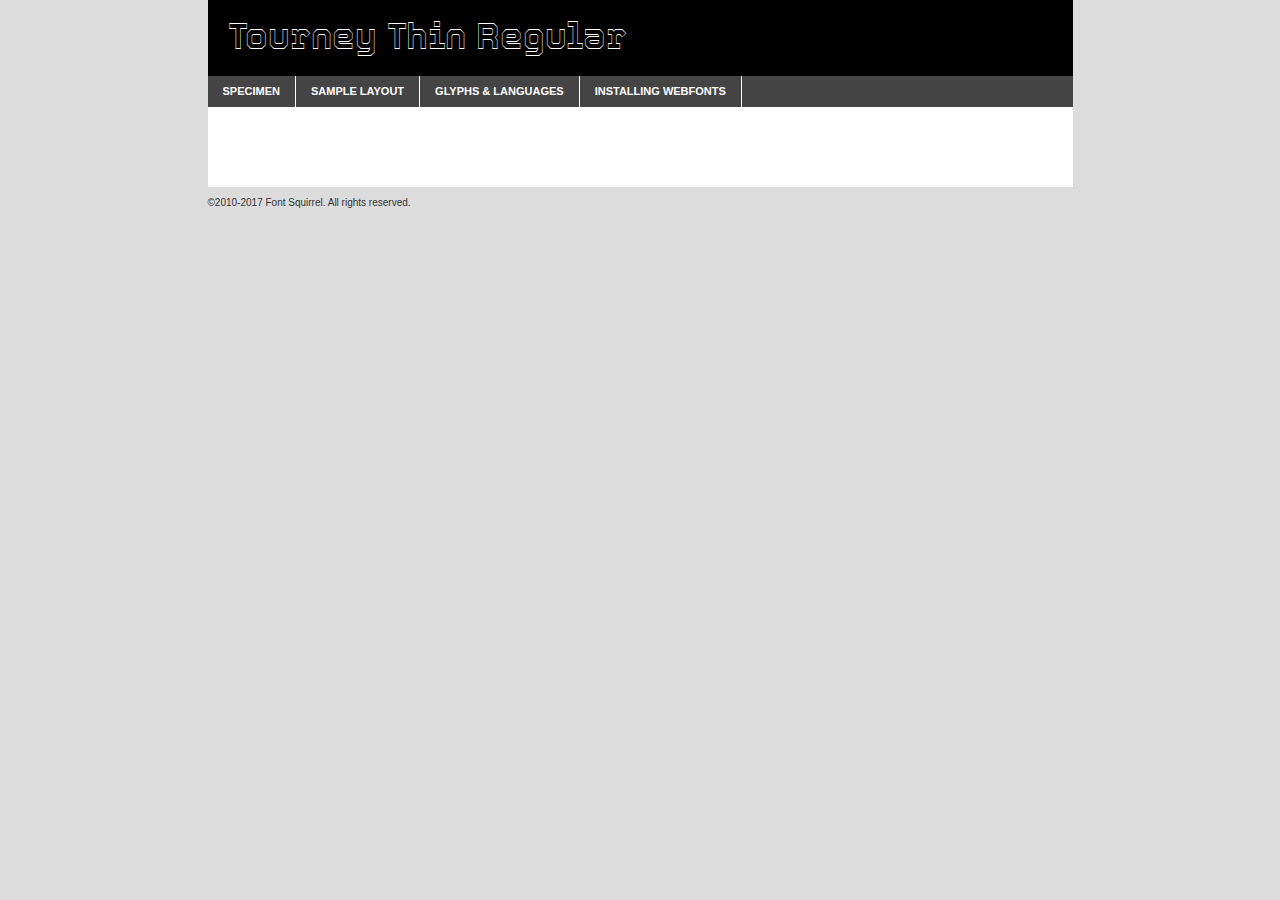
<file: fonts/tourney-variablefont_wdthwght-demo.html>
<!DOCTYPE html PUBLIC "-//W3C//DTD XHTML 1.0 Transitional//EN"
        "http://www.w3.org/TR/xhtml1/DTD/xhtml1-transitional.dtd">

<html xmlns="http://www.w3.org/1999/xhtml" xml:lang="en" lang="en">
<head>
    <meta http-equiv="Content-Type" content="text/html; charset=utf-8"/>
    <script src="http://ajax.googleapis.com/ajax/libs/jquery/1.7.2/jquery.min.js" type="text/javascript" charset="utf-8"></script>
    <script type="text/javascript">
		(function($) {
			$.fn.easyTabs = function(option) {
				var param = jQuery.extend({ fadeSpeed: 'fast', defaultContent: 1, activeClass: 'active' }, option);
				$(this).each(function() {
					var thisId = '#' + this.id;
					if ( param.defaultContent == '' )
					{
						param.defaultContent = 1;
					}
					if ( typeof param.defaultContent == 'number' )
					{
						var defaultTab = $(thisId + ' .tabs li:eq(' + (param.defaultContent - 1) + ') a').attr('href').substr(1);
					}
					else
					{
						var defaultTab = param.defaultContent;
					}
					$(thisId + ' .tabs li a').each(function() {
						var tabToHide = $(this).attr('href').substr(1);
						$('#' + tabToHide).addClass('easytabs-tab-content');
					});
					hideAll();
					changeContent(defaultTab);

					function hideAll() {$(thisId + ' .easytabs-tab-content').hide();}

					function changeContent(tabId)
					{
						hideAll();
						$(thisId + ' .tabs li').removeClass(param.activeClass);
						$(thisId + ' .tabs li a[href=#' + tabId + ']').closest('li').addClass(param.activeClass);
						if ( param.fadeSpeed != 'none' )
						{
							$(thisId + ' #' + tabId).fadeIn(param.fadeSpeed);
						}
						else
						{
							$(thisId + ' #' + tabId).show();
						}
					}

					$(thisId + ' .tabs li').click(function() {
						var tabId = $(this).find('a').attr('href').substr(1);
						changeContent(tabId);
						return false;
					});
				});
			}
		})(jQuery);
    </script>
    <link rel="stylesheet" href="specimen_files/specimen_stylesheet.css" type="text/css" charset="utf-8"/>
    <link rel="stylesheet" href="stylesheet.css" type="text/css" charset="utf-8"/>

    <style type="text/css">
        		body {
			font-family: 'tourneythin';
        		}

            </style>

    <title>Tourney Thin Regular Specimen</title>


    <script type="text/javascript" charset="utf-8">
		$(document).ready(function() {
			$('#container').easyTabs({ defaultContent: 1 });
		});
    </script>
</head>

<body>
<div id="container">
    <div id="header">
		Tourney Thin Regular    </div>
    <ul class="tabs">
        <li><a href="#specimen">Specimen</a></li>
        <li><a href="#layout">Sample Layout</a></li>
		        <li><a href="#glyphs">Glyphs &amp; Languages</a></li>
        <li><a href="#installing">Installing Webfonts</a></li>

    </ul>

    <div id="main_content">


        <div id="specimen">

            <div class="section">
                <div class="grid12 firstcol">
                    <div class="huge">AaBb</div>
                </div>
            </div>

            <div class="section">
                <div class="glyph_range">A&#x200B;B&#x200b;C&#x200b;D&#x200b;E&#x200b;F&#x200b;G&#x200b;H&#x200b;I&#x200b;J&#x200b;K&#x200b;L&#x200b;M&#x200b;N&#x200b;O&#x200b;P&#x200b;Q&#x200b;R&#x200b;S&#x200b;T&#x200b;U&#x200b;V&#x200b;W&#x200b;X&#x200b;Y&#x200b;Z&#x200b;a&#x200b;b&#x200b;c&#x200b;d&#x200b;e&#x200b;f&#x200b;g&#x200b;h&#x200b;i&#x200b;j&#x200b;k&#x200b;l&#x200b;m&#x200b;n&#x200b;o&#x200b;p&#x200b;q&#x200b;r&#x200b;s&#x200b;t&#x200b;u&#x200b;v&#x200b;w&#x200b;x&#x200b;y&#x200b;z&#x200b;1&#x200b;2&#x200b;3&#x200b;4&#x200b;5&#x200b;6&#x200b;7&#x200b;8&#x200b;9&#x200b;0&#x200b;&amp;&#x200b;.&#x200b;,&#x200b;?&#x200b;!&#x200b;&#64;&#x200b;(&#x200b;)&#x200b;#&#x200b;$&#x200b;%&#x200b;*&#x200b;+&#x200b;-&#x200b;=&#x200b;:&#x200b;;</div>
            </div>
            <div class="section">
                <div class="grid12 firstcol">
                    <table class="sample_table">
                        <tr>
                            <td>10</td>
                            <td class="size10">abcdefghijklmnopqrstuvwxyzABCDEFGHIJKLMNOPQRSTUVWXYZ0123456789abcdefghijklmnopqrstuvwxyzABCDEFGHIJKLMNOPQRSTUVWXYZ0123456789abcdefghijklmnopqrstuvwxyzABCDEFGHIJKLMNOPQRSTUVWXYZ</td>
                        </tr>
                        <tr>
                            <td>11</td>
                            <td class="size11">abcdefghijklmnopqrstuvwxyzABCDEFGHIJKLMNOPQRSTUVWXYZ0123456789abcdefghijklmnopqrstuvwxyzABCDEFGHIJKLMNOPQRSTUVWXYZ0123456789abcdefghijklmnopqrstuvwxyzABCDEFGHIJKLMNOPQRSTUVWXYZ</td>
                        </tr>
                        <tr>
                            <td>12</td>
                            <td class="size12">abcdefghijklmnopqrstuvwxyzABCDEFGHIJKLMNOPQRSTUVWXYZ0123456789abcdefghijklmnopqrstuvwxyzABCDEFGHIJKLMNOPQRSTUVWXYZ0123456789abcdefghijklmnopqrstuvwxyzABCDEFGHIJKLMNOPQRSTUVWXYZ</td>
                        </tr>
                        <tr>
                            <td>13</td>
                            <td class="size13">abcdefghijklmnopqrstuvwxyzABCDEFGHIJKLMNOPQRSTUVWXYZ0123456789abcdefghijklmnopqrstuvwxyzABCDEFGHIJKLMNOPQRSTUVWXYZ0123456789abcdefghijklmnopqrstuvwxyzABCDEFGHIJKLMNOPQRSTUVWXYZ</td>
                        </tr>
                        <tr>
                            <td>14</td>
                            <td class="size14">abcdefghijklmnopqrstuvwxyzABCDEFGHIJKLMNOPQRSTUVWXYZ0123456789abcdefghijklmnopqrstuvwxyzABCDEFGHIJKLMNOPQRSTUVWXYZ0123456789abcdefghijklmnopqrstuvwxyzABCDEFGHIJKLMNOPQRSTUVWXYZ</td>
                        </tr>
                        <tr>
                            <td>16</td>
                            <td class="size16">abcdefghijklmnopqrstuvwxyzABCDEFGHIJKLMNOPQRSTUVWXYZ0123456789abcdefghijklmnopqrstuvwxyzABCDEFGHIJKLMNOPQRSTUVWXYZ</td>
                        </tr>
                        <tr>
                            <td>18</td>
                            <td class="size18">abcdefghijklmnopqrstuvwxyzABCDEFGHIJKLMNOPQRSTUVWXYZ0123456789abcdefghijklmnopqrstuvwxyzABCDEFGHIJKLMNOPQRSTUVWXYZ</td>
                        </tr>
                        <tr>
                            <td>20</td>
                            <td class="size20">abcdefghijklmnopqrstuvwxyzABCDEFGHIJKLMNOPQRSTUVWXYZ0123456789abcdefghijklmnopqrstuvwxyzABCDEFGHIJKLMNOPQRSTUVWXYZ</td>
                        </tr>
                        <tr>
                            <td>24</td>
                            <td class="size24">abcdefghijklmnopqrstuvwxyzABCDEFGHIJKLMNOPQRSTUVWXYZ0123456789abcdefghijklmnopqrstuvwxyzABCDEFGHIJKLMNOPQRSTUVWXYZ</td>
                        </tr>
                        <tr>
                            <td>30</td>
                            <td class="size30">abcdefghijklmnopqrstuvwxyzABCDEFGHIJKLMNOPQRSTUVWXYZ0123456789abcdefghijklmnopqrstuvwxyzABCDEFGHIJKLMNOPQRSTUVWXYZ</td>
                        </tr>
                        <tr>
                            <td>36</td>
                            <td class="size36">abcdefghijklmnopqrstuvwxyzABCDEFGHIJKLMNOPQRSTUVWXYZ0123456789abcdefghijklmnopqrstuvwxyzABCDEFGHIJKLMNOPQRSTUVWXYZ</td>
                        </tr>
                        <tr>
                            <td>48</td>
                            <td class="size48">abcdefghijklmnopqrstuvwxyzABCDEFGHIJKLMNOPQRSTUVWXYZ0123456789abcdefghijklmnopqrstuvwxyzABCDEFGHIJKLMNOPQRSTUVWXYZ</td>
                        </tr>
                        <tr>
                            <td>60</td>
                            <td class="size60">abcdefghijklmnopqrstuvwxyzABCDEFGHIJKLMNOPQRSTUVWXYZ0123456789abcdefghijklmnopqrstuvwxyzABCDEFGHIJKLMNOPQRSTUVWXYZ</td>
                        </tr>
                        <tr>
                            <td>72</td>
                            <td class="size72">abcdefghijklmnopqrstuvwxyzABCDEFGHIJKLMNOPQRSTUVWXYZ0123456789abcdefghijklmnopqrstuvwxyzABCDEFGHIJKLMNOPQRSTUVWXYZ</td>
                        </tr>
                        <tr>
                            <td>90</td>
                            <td class="size90">abcdefghijklmnopqrstuvwxyzABCDEFGHIJKLMNOPQRSTUVWXYZ0123456789abcdefghijklmnopqrstuvwxyzABCDEFGHIJKLMNOPQRSTUVWXYZ</td>
                        </tr>
                    </table>

                </div>

            </div>


            <div class="section" id="bodycomparison">


                <div id="xheight">
                    <div class="fontbody">&#x25FC;&#x25FC;&#x25FC;&#x25FC;&#x25FC;&#x25FC;&#x25FC;&#x25FC;&#x25FC;&#x25FC;&#x25FC;&#x25FC;&#x25FC;&#x25FC;&#x25FC;&#x25FC;&#x25FC;&#x25FC;&#x25FC;&#x25FC;&#x25FC;&#x25FC;&#x25FC;&#x25FC;&#x25FC;&#x25FC;&#x25FC;&#x25FC;&#x25FC;&#x25FC;&#x25FC;&#x25FC;&#x25FC;&#x25FC;&#x25FC;&#x25FC;&#x25FC;&#x25FC;&#x25FC;&#x25FC;&#x25FC;&#x25FC;&#x25FC;&#x25FC;&#x25FC;&#x25FC;&#x25FC;&#x25FC;&#x25FC;&#x25FC;&#x25FC;&#x25FC;&#x25FC;&#x25FC;&#x25FC;&#x25FC;&#x25FC;&#x25FC;&#x25FC;&#x25FC;&#x25FC;&#x25FC;&#x25FC;&#x25FC;&#x25FC;&#x25FC;&#x25FC;&#x25FC;&#x25FC;&#x25FC;&#x25FC;&#x25FC;&#x25FC;&#x25FC;&#x25FC;&#x25FC;&#x25FC;&#x25FC;&#x25FC;&#x25FC;&#x25FC;&#x25FC;&#x25FC;&#x25FC;&#x25FC;&#x25FC;&#x25FC;&#x25FC;&#x25FC;&#x25FC;&#x25FC;&#x25FC;&#x25FC;&#x25FC;&#x25FC;&#x25FC;&#x25FC;&#x25FC;&#x25FC;body</div>
                    <div class="arialbody">body</div>
                    <div class="verdanabody">body</div>
                    <div class="georgiabody">body</div>
                </div>
                <div class="fontbody" style="z-index:1">
                    body<span>Tourney Thin Regular</span>
                </div>
                <div class="arialbody" style="z-index:1">
                    body<span>Arial</span>
                </div>
                <div class="verdanabody" style="z-index:1">
                    body<span>Verdana</span>
                </div>
                <div class="georgiabody" style="z-index:1">
                    body<span>Georgia</span>
                </div>


            </div>


            <div class="section psample psample_row1" id="">

                <div class="grid2 firstcol">
                    <p class="size10"><span>10.</span>Aenean lacinia bibendum nulla sed consectetur. Fusce dapibus, tellus ac cursus commodo, tortor mauris condimentum nibh, ut fermentum massa justo sit amet risus. Nullam id dolor id nibh ultricies vehicula ut id elit. Cum sociis natoque penatibus et magnis dis parturient montes, nascetur ridiculus mus. Nulla vitae elit libero, a pharetra augue.</p>

                </div>
                <div class="grid3">
                    <p class="size11"><span>11.</span>Aenean lacinia bibendum nulla sed consectetur. Fusce dapibus, tellus ac cursus commodo, tortor mauris condimentum nibh, ut fermentum massa justo sit amet risus. Nullam id dolor id nibh ultricies vehicula ut id elit. Cum sociis natoque penatibus et magnis dis parturient montes, nascetur ridiculus mus. Nulla vitae elit libero, a pharetra augue.</p>

                </div>
                <div class="grid3">
                    <p class="size12"><span>12.</span>Aenean lacinia bibendum nulla sed consectetur. Fusce dapibus, tellus ac cursus commodo, tortor mauris condimentum nibh, ut fermentum massa justo sit amet risus. Nullam id dolor id nibh ultricies vehicula ut id elit. Cum sociis natoque penatibus et magnis dis parturient montes, nascetur ridiculus mus. Nulla vitae elit libero, a pharetra augue.</p>

                </div>
                <div class="grid4">
                    <p class="size13"><span>13.</span>Aenean lacinia bibendum nulla sed consectetur. Fusce dapibus, tellus ac cursus commodo, tortor mauris condimentum nibh, ut fermentum massa justo sit amet risus. Nullam id dolor id nibh ultricies vehicula ut id elit. Cum sociis natoque penatibus et magnis dis parturient montes, nascetur ridiculus mus. Nulla vitae elit libero, a pharetra augue.</p>

                </div>
                <div class="white_blend"></div>

            </div>
            <div class="section psample psample_row2" id="">
                <div class="grid3 firstcol">
                    <p class="size14"><span>14.</span>Aenean lacinia bibendum nulla sed consectetur. Fusce dapibus, tellus ac cursus commodo, tortor mauris condimentum nibh, ut fermentum massa justo sit amet risus. Nullam id dolor id nibh ultricies vehicula ut id elit. Cum sociis natoque penatibus et magnis dis parturient montes, nascetur ridiculus mus. Nulla vitae elit libero, a pharetra augue.</p>

                </div>
                <div class="grid4">
                    <p class="size16"><span>16.</span>Aenean lacinia bibendum nulla sed consectetur. Fusce dapibus, tellus ac cursus commodo, tortor mauris condimentum nibh, ut fermentum massa justo sit amet risus. Nullam id dolor id nibh ultricies vehicula ut id elit. Cum sociis natoque penatibus et magnis dis parturient montes, nascetur ridiculus mus. Nulla vitae elit libero, a pharetra augue.</p>

                </div>
                <div class="grid5">
                    <p class="size18"><span>18.</span>Aenean lacinia bibendum nulla sed consectetur. Fusce dapibus, tellus ac cursus commodo, tortor mauris condimentum nibh, ut fermentum massa justo sit amet risus. Nullam id dolor id nibh ultricies vehicula ut id elit. Cum sociis natoque penatibus et magnis dis parturient montes, nascetur ridiculus mus. Nulla vitae elit libero, a pharetra augue.</p>

                </div>

                <div class="white_blend"></div>

            </div>

            <div class="section psample psample_row3" id="">
                <div class="grid5 firstcol">
                    <p class="size20"><span>20.</span>Aenean lacinia bibendum nulla sed consectetur. Fusce dapibus, tellus ac cursus commodo, tortor mauris condimentum nibh, ut fermentum massa justo sit amet risus. Nullam id dolor id nibh ultricies vehicula ut id elit. Cum sociis natoque penatibus et magnis dis parturient montes, nascetur ridiculus mus. Nulla vitae elit libero, a pharetra augue.</p>
                </div>
                <div class="grid7">
                    <p class="size24"><span>24.</span>Aenean lacinia bibendum nulla sed consectetur. Fusce dapibus, tellus ac cursus commodo, tortor mauris condimentum nibh, ut fermentum massa justo sit amet risus. Nullam id dolor id nibh ultricies vehicula ut id elit. Cum sociis natoque penatibus et magnis dis parturient montes, nascetur ridiculus mus. Nulla vitae elit libero, a pharetra augue.</p>
                </div>

                <div class="white_blend"></div>

            </div>

            <div class="section psample psample_row4" id="">
                <div class="grid12 firstcol">
                    <p class="size30"><span>30.</span>Aenean lacinia bibendum nulla sed consectetur. Fusce dapibus, tellus ac cursus commodo, tortor mauris condimentum nibh, ut fermentum massa justo sit amet risus. Nullam id dolor id nibh ultricies vehicula ut id elit. Cum sociis natoque penatibus et magnis dis parturient montes, nascetur ridiculus mus. Nulla vitae elit libero, a pharetra augue.</p>
                </div>
                <div class="white_blend"></div>

            </div>


            <div class="section psample psample_row1 fullreverse">
                <div class="grid2 firstcol">
                    <p class="size10"><span>10.</span>Aenean lacinia bibendum nulla sed consectetur. Fusce dapibus, tellus ac cursus commodo, tortor mauris condimentum nibh, ut fermentum massa justo sit amet risus. Nullam id dolor id nibh ultricies vehicula ut id elit. Cum sociis natoque penatibus et magnis dis parturient montes, nascetur ridiculus mus. Nulla vitae elit libero, a pharetra augue.</p>

                </div>
                <div class="grid3">
                    <p class="size11"><span>11.</span>Aenean lacinia bibendum nulla sed consectetur. Fusce dapibus, tellus ac cursus commodo, tortor mauris condimentum nibh, ut fermentum massa justo sit amet risus. Nullam id dolor id nibh ultricies vehicula ut id elit. Cum sociis natoque penatibus et magnis dis parturient montes, nascetur ridiculus mus. Nulla vitae elit libero, a pharetra augue.</p>

                </div>
                <div class="grid3">
                    <p class="size12"><span>12.</span>Aenean lacinia bibendum nulla sed consectetur. Fusce dapibus, tellus ac cursus commodo, tortor mauris condimentum nibh, ut fermentum massa justo sit amet risus. Nullam id dolor id nibh ultricies vehicula ut id elit. Cum sociis natoque penatibus et magnis dis parturient montes, nascetur ridiculus mus. Nulla vitae elit libero, a pharetra augue.</p>

                </div>
                <div class="grid4">
                    <p class="size13"><span>13.</span>Aenean lacinia bibendum nulla sed consectetur. Fusce dapibus, tellus ac cursus commodo, tortor mauris condimentum nibh, ut fermentum massa justo sit amet risus. Nullam id dolor id nibh ultricies vehicula ut id elit. Cum sociis natoque penatibus et magnis dis parturient montes, nascetur ridiculus mus. Nulla vitae elit libero, a pharetra augue.</p>

                </div>
                <div class="black_blend"></div>

            </div>

            <div class="section psample psample_row2 fullreverse">
                <div class="grid3 firstcol">
                    <p class="size14"><span>14.</span>Aenean lacinia bibendum nulla sed consectetur. Fusce dapibus, tellus ac cursus commodo, tortor mauris condimentum nibh, ut fermentum massa justo sit amet risus. Nullam id dolor id nibh ultricies vehicula ut id elit. Cum sociis natoque penatibus et magnis dis parturient montes, nascetur ridiculus mus. Nulla vitae elit libero, a pharetra augue.</p>

                </div>
                <div class="grid4">
                    <p class="size16"><span>16.</span>Aenean lacinia bibendum nulla sed consectetur. Fusce dapibus, tellus ac cursus commodo, tortor mauris condimentum nibh, ut fermentum massa justo sit amet risus. Nullam id dolor id nibh ultricies vehicula ut id elit. Cum sociis natoque penatibus et magnis dis parturient montes, nascetur ridiculus mus. Nulla vitae elit libero, a pharetra augue.</p>

                </div>
                <div class="grid5">
                    <p class="size18"><span>18.</span>Aenean lacinia bibendum nulla sed consectetur. Fusce dapibus, tellus ac cursus commodo, tortor mauris condimentum nibh, ut fermentum massa justo sit amet risus. Nullam id dolor id nibh ultricies vehicula ut id elit. Cum sociis natoque penatibus et magnis dis parturient montes, nascetur ridiculus mus. Nulla vitae elit libero, a pharetra augue.</p>

                </div>
                <div class="black_blend"></div>

            </div>

            <div class="section psample fullreverse psample_row3" id="">
                <div class="grid5 firstcol">
                    <p class="size20"><span>20.</span>Aenean lacinia bibendum nulla sed consectetur. Fusce dapibus, tellus ac cursus commodo, tortor mauris condimentum nibh, ut fermentum massa justo sit amet risus. Nullam id dolor id nibh ultricies vehicula ut id elit. Cum sociis natoque penatibus et magnis dis parturient montes, nascetur ridiculus mus. Nulla vitae elit libero, a pharetra augue.</p>
                </div>
                <div class="grid7">
                    <p class="size24"><span>24.</span>Aenean lacinia bibendum nulla sed consectetur. Fusce dapibus, tellus ac cursus commodo, tortor mauris condimentum nibh, ut fermentum massa justo sit amet risus. Nullam id dolor id nibh ultricies vehicula ut id elit. Cum sociis natoque penatibus et magnis dis parturient montes, nascetur ridiculus mus. Nulla vitae elit libero, a pharetra augue.</p>
                </div>

                <div class="black_blend"></div>

            </div>

            <div class="section psample fullreverse psample_row4" id="" style="border-bottom: 20px #000 solid;">
                <div class="grid12 firstcol">
                    <p class="size30"><span>30.</span>Aenean lacinia bibendum nulla sed consectetur. Fusce dapibus, tellus ac cursus commodo, tortor mauris condimentum nibh, ut fermentum massa justo sit amet risus. Nullam id dolor id nibh ultricies vehicula ut id elit. Cum sociis natoque penatibus et magnis dis parturient montes, nascetur ridiculus mus. Nulla vitae elit libero, a pharetra augue.</p>
                </div>
                <div class="black_blend"></div>

            </div>


        </div>

        <div id="layout">

            <div class="section">

                <div class="grid12 firstcol">
                    <h1>Lorem Ipsum Dolor</h1>
                    <h2>Etiam porta sem malesuada magna mollis euismod</h2>

                    <p class="byline">By <a href="#link">Aenean Lacinia</a></p>
                </div>
            </div>
            <div class="section">
                <div class="grid8 firstcol">
                    <p class="large">Donec sed odio dui. Morbi leo risus, porta ac consectetur ac, vestibulum at eros. Fusce dapibus, tellus ac cursus commodo, tortor mauris condimentum nibh, ut fermentum massa justo sit amet risus. </p>


                    <h3>Pellentesque ornare sem</h3>

                    <p>Maecenas sed diam eget risus varius blandit sit amet non magna. Maecenas faucibus mollis interdum. Donec ullamcorper nulla non metus auctor fringilla. Nullam id dolor id nibh ultricies vehicula ut id elit. Nullam id dolor id nibh ultricies vehicula ut id elit. </p>

                    <p>Aenean eu leo quam. Pellentesque ornare sem lacinia quam venenatis vestibulum. Lorem ipsum dolor sit amet, consectetur adipiscing elit. Cum sociis natoque penatibus et magnis dis parturient montes, nascetur ridiculus mus. </p>

                    <p>Nulla vitae elit libero, a pharetra augue. Praesent commodo cursus magna, vel scelerisque nisl consectetur et. Aenean lacinia bibendum nulla sed consectetur. </p>

                    <p>Nullam quis risus eget urna mollis ornare vel eu leo. Nullam quis risus eget urna mollis ornare vel eu leo. Maecenas sed diam eget risus varius blandit sit amet non magna. Donec ullamcorper nulla non metus auctor fringilla. </p>

                    <h3>Cras mattis consectetur</h3>

                    <p>Aenean eu leo quam. Pellentesque ornare sem lacinia quam venenatis vestibulum. Aenean lacinia bibendum nulla sed consectetur. Integer posuere erat a ante venenatis dapibus posuere velit aliquet. Cras mattis consectetur purus sit amet fermentum. </p>

                    <p>Nullam id dolor id nibh ultricies vehicula ut id elit. Nullam quis risus eget urna mollis ornare vel eu leo. Cras mattis consectetur purus sit amet fermentum.</p>
                </div>

                <div class="grid4 sidebar">

                    <div class="box reverse">
                        <p class="last">Nullam quis risus eget urna mollis ornare vel eu leo. Donec ullamcorper nulla non metus auctor fringilla. Cras mattis consectetur purus sit amet fermentum. Sed posuere consectetur est at lobortis. Lorem ipsum dolor sit amet, consectetur adipiscing elit. </p>
                    </div>

                    <p class="caption">Maecenas sed diam eget risus varius.</p>

                    <p>Vestibulum id ligula porta felis euismod semper. Integer posuere erat a ante venenatis dapibus posuere velit aliquet. Vestibulum id ligula porta felis euismod semper. Sed posuere consectetur est at lobortis. Maecenas sed diam eget risus varius blandit sit amet non magna. Fusce dapibus, tellus ac cursus commodo, tortor mauris condimentum nibh, ut fermentum massa justo sit amet risus. </p>


                    <p>Duis mollis, est non commodo luctus, nisi erat porttitor ligula, eget lacinia odio sem nec elit. Aenean lacinia bibendum nulla sed consectetur. Vivamus sagittis lacus vel augue laoreet rutrum faucibus dolor auctor. Aenean lacinia bibendum nulla sed consectetur. Nullam quis risus eget urna mollis ornare vel eu leo. </p>

                    <p>Praesent commodo cursus magna, vel scelerisque nisl consectetur et. Donec ullamcorper nulla non metus auctor fringilla. Maecenas faucibus mollis interdum. Fusce dapibus, tellus ac cursus commodo, tortor mauris condimentum nibh, ut fermentum massa justo sit amet risus. </p>

                </div>
            </div>

        </div>


		

        <div id="glyphs">
            <div class="section">
                <div class="grid12 firstcol">

                    <h1>Language Support</h1>
                    <p>The subset of Tourney Thin Regular in this kit supports the following languages:<br/>

						Albanian, Basque, Breton, Chamorro, Danish, Dutch, English, Faroese, Finnish, French, Frisian, Galician, German, Icelandic, Italian, Malagasy, Norwegian, Portuguese, Spanish, Alsatian, Aragonese, Arapaho, Arrernte, Asturian, Aymara, Bislama, Cebuano, Corsican, Fijian, French_creole, Genoese, Gilbertese, Greenlandic, Haitian_creole, Hiligaynon, Hmong, Hopi, Ibanag, Iloko_ilokano, Indonesian, Interglossa_glosa, Interlingua, Irish_gaelic, Jerriais, Lojban, Lombard, Luxembourgeois, Manx, Mohawk, Norfolk_pitcairnese, Occitan, Oromo, Pangasinan, Papiamento, Piedmontese, Potawatomi, Rhaeto-romance, Romansh, Rotokas, Sami_lule, Samoan, Sardinian, Scots_gaelic, Seychelles_creole, Shona, Sicilian, Somali, Southern_ndebele, Swahili, Swati_swazi, Tagalog_filipino_pilipino, Tetum, Tok_pisin, Uyghur_latinized, Volapuk, Walloon, Warlpiri, Xhosa, Yapese, Zulu, Latinbasic, Ubasic, Demo                    </p>
                    <h1>Glyph Chart</h1>
                    <p>The subset of Tourney Thin Regular in this kit includes all the glyphs listed below. Unicode entities are included above each glyph to help you insert individual characters into your layout.</p>
                    <div id="glyph_chart">

																				                                <div><p>&amp;#13;</p>&#13;</div>
																				                                <div><p>&amp;#32;</p>&#32;</div>
																				                                <div><p>&amp;#33;</p>&#33;</div>
																				                                <div><p>&amp;#34;</p>&#34;</div>
																				                                <div><p>&amp;#35;</p>&#35;</div>
																				                                <div><p>&amp;#36;</p>&#36;</div>
																				                                <div><p>&amp;#37;</p>&#37;</div>
																				                                <div><p>&amp;#38;</p>&#38;</div>
																				                                <div><p>&amp;#39;</p>&#39;</div>
																				                                <div><p>&amp;#40;</p>&#40;</div>
																				                                <div><p>&amp;#41;</p>&#41;</div>
																				                                <div><p>&amp;#42;</p>&#42;</div>
																				                                <div><p>&amp;#43;</p>&#43;</div>
																				                                <div><p>&amp;#44;</p>&#44;</div>
																				                                <div><p>&amp;#45;</p>&#45;</div>
																				                                <div><p>&amp;#46;</p>&#46;</div>
																				                                <div><p>&amp;#47;</p>&#47;</div>
																				                                <div><p>&amp;#48;</p>&#48;</div>
																				                                <div><p>&amp;#49;</p>&#49;</div>
																				                                <div><p>&amp;#50;</p>&#50;</div>
																				                                <div><p>&amp;#51;</p>&#51;</div>
																				                                <div><p>&amp;#52;</p>&#52;</div>
																				                                <div><p>&amp;#53;</p>&#53;</div>
																				                                <div><p>&amp;#54;</p>&#54;</div>
																				                                <div><p>&amp;#55;</p>&#55;</div>
																				                                <div><p>&amp;#56;</p>&#56;</div>
																				                                <div><p>&amp;#57;</p>&#57;</div>
																				                                <div><p>&amp;#58;</p>&#58;</div>
																				                                <div><p>&amp;#59;</p>&#59;</div>
																				                                <div><p>&amp;#60;</p>&#60;</div>
																				                                <div><p>&amp;#61;</p>&#61;</div>
																				                                <div><p>&amp;#62;</p>&#62;</div>
																				                                <div><p>&amp;#63;</p>&#63;</div>
																				                                <div><p>&amp;#64;</p>&#64;</div>
																				                                <div><p>&amp;#65;</p>&#65;</div>
																				                                <div><p>&amp;#66;</p>&#66;</div>
																				                                <div><p>&amp;#67;</p>&#67;</div>
																				                                <div><p>&amp;#68;</p>&#68;</div>
																				                                <div><p>&amp;#69;</p>&#69;</div>
																				                                <div><p>&amp;#70;</p>&#70;</div>
																				                                <div><p>&amp;#71;</p>&#71;</div>
																				                                <div><p>&amp;#72;</p>&#72;</div>
																				                                <div><p>&amp;#73;</p>&#73;</div>
																				                                <div><p>&amp;#74;</p>&#74;</div>
																				                                <div><p>&amp;#75;</p>&#75;</div>
																				                                <div><p>&amp;#76;</p>&#76;</div>
																				                                <div><p>&amp;#77;</p>&#77;</div>
																				                                <div><p>&amp;#78;</p>&#78;</div>
																				                                <div><p>&amp;#79;</p>&#79;</div>
																				                                <div><p>&amp;#80;</p>&#80;</div>
																				                                <div><p>&amp;#81;</p>&#81;</div>
																				                                <div><p>&amp;#82;</p>&#82;</div>
																				                                <div><p>&amp;#83;</p>&#83;</div>
																				                                <div><p>&amp;#84;</p>&#84;</div>
																				                                <div><p>&amp;#85;</p>&#85;</div>
																				                                <div><p>&amp;#86;</p>&#86;</div>
																				                                <div><p>&amp;#87;</p>&#87;</div>
																				                                <div><p>&amp;#88;</p>&#88;</div>
																				                                <div><p>&amp;#89;</p>&#89;</div>
																				                                <div><p>&amp;#90;</p>&#90;</div>
																				                                <div><p>&amp;#91;</p>&#91;</div>
																				                                <div><p>&amp;#92;</p>&#92;</div>
																				                                <div><p>&amp;#93;</p>&#93;</div>
																				                                <div><p>&amp;#94;</p>&#94;</div>
																				                                <div><p>&amp;#95;</p>&#95;</div>
																				                                <div><p>&amp;#96;</p>&#96;</div>
																				                                <div><p>&amp;#97;</p>&#97;</div>
																				                                <div><p>&amp;#98;</p>&#98;</div>
																				                                <div><p>&amp;#99;</p>&#99;</div>
																				                                <div><p>&amp;#100;</p>&#100;</div>
																				                                <div><p>&amp;#101;</p>&#101;</div>
																				                                <div><p>&amp;#102;</p>&#102;</div>
																				                                <div><p>&amp;#103;</p>&#103;</div>
																				                                <div><p>&amp;#104;</p>&#104;</div>
																				                                <div><p>&amp;#105;</p>&#105;</div>
																				                                <div><p>&amp;#106;</p>&#106;</div>
																				                                <div><p>&amp;#107;</p>&#107;</div>
																				                                <div><p>&amp;#108;</p>&#108;</div>
																				                                <div><p>&amp;#109;</p>&#109;</div>
																				                                <div><p>&amp;#110;</p>&#110;</div>
																				                                <div><p>&amp;#111;</p>&#111;</div>
																				                                <div><p>&amp;#112;</p>&#112;</div>
																				                                <div><p>&amp;#113;</p>&#113;</div>
																				                                <div><p>&amp;#114;</p>&#114;</div>
																				                                <div><p>&amp;#115;</p>&#115;</div>
																				                                <div><p>&amp;#116;</p>&#116;</div>
																				                                <div><p>&amp;#117;</p>&#117;</div>
																				                                <div><p>&amp;#118;</p>&#118;</div>
																				                                <div><p>&amp;#119;</p>&#119;</div>
																				                                <div><p>&amp;#120;</p>&#120;</div>
																				                                <div><p>&amp;#121;</p>&#121;</div>
																				                                <div><p>&amp;#122;</p>&#122;</div>
																				                                <div><p>&amp;#123;</p>&#123;</div>
																				                                <div><p>&amp;#124;</p>&#124;</div>
																				                                <div><p>&amp;#125;</p>&#125;</div>
																				                                <div><p>&amp;#126;</p>&#126;</div>
																				                                <div><p>&amp;#160;</p>&#160;</div>
																				                                <div><p>&amp;#161;</p>&#161;</div>
																				                                <div><p>&amp;#162;</p>&#162;</div>
																				                                <div><p>&amp;#163;</p>&#163;</div>
																				                                <div><p>&amp;#164;</p>&#164;</div>
																				                                <div><p>&amp;#165;</p>&#165;</div>
																				                                <div><p>&amp;#166;</p>&#166;</div>
																				                                <div><p>&amp;#167;</p>&#167;</div>
																				                                <div><p>&amp;#168;</p>&#168;</div>
																				                                <div><p>&amp;#169;</p>&#169;</div>
																				                                <div><p>&amp;#170;</p>&#170;</div>
																				                                <div><p>&amp;#171;</p>&#171;</div>
																				                                <div><p>&amp;#172;</p>&#172;</div>
																				                                <div><p>&amp;#173;</p>&#173;</div>
																				                                <div><p>&amp;#174;</p>&#174;</div>
																				                                <div><p>&amp;#175;</p>&#175;</div>
																				                                <div><p>&amp;#176;</p>&#176;</div>
																				                                <div><p>&amp;#177;</p>&#177;</div>
																				                                <div><p>&amp;#178;</p>&#178;</div>
																				                                <div><p>&amp;#179;</p>&#179;</div>
																				                                <div><p>&amp;#180;</p>&#180;</div>
																				                                <div><p>&amp;#181;</p>&#181;</div>
																				                                <div><p>&amp;#182;</p>&#182;</div>
																				                                <div><p>&amp;#183;</p>&#183;</div>
																				                                <div><p>&amp;#184;</p>&#184;</div>
																				                                <div><p>&amp;#185;</p>&#185;</div>
																				                                <div><p>&amp;#186;</p>&#186;</div>
																				                                <div><p>&amp;#187;</p>&#187;</div>
																				                                <div><p>&amp;#188;</p>&#188;</div>
																				                                <div><p>&amp;#189;</p>&#189;</div>
																				                                <div><p>&amp;#190;</p>&#190;</div>
																				                                <div><p>&amp;#191;</p>&#191;</div>
																				                                <div><p>&amp;#192;</p>&#192;</div>
																				                                <div><p>&amp;#193;</p>&#193;</div>
																				                                <div><p>&amp;#194;</p>&#194;</div>
																				                                <div><p>&amp;#195;</p>&#195;</div>
																				                                <div><p>&amp;#196;</p>&#196;</div>
																				                                <div><p>&amp;#197;</p>&#197;</div>
																				                                <div><p>&amp;#198;</p>&#198;</div>
																				                                <div><p>&amp;#199;</p>&#199;</div>
																				                                <div><p>&amp;#200;</p>&#200;</div>
																				                                <div><p>&amp;#201;</p>&#201;</div>
																				                                <div><p>&amp;#202;</p>&#202;</div>
																				                                <div><p>&amp;#203;</p>&#203;</div>
																				                                <div><p>&amp;#204;</p>&#204;</div>
																				                                <div><p>&amp;#205;</p>&#205;</div>
																				                                <div><p>&amp;#206;</p>&#206;</div>
																				                                <div><p>&amp;#207;</p>&#207;</div>
																				                                <div><p>&amp;#208;</p>&#208;</div>
																				                                <div><p>&amp;#209;</p>&#209;</div>
																				                                <div><p>&amp;#210;</p>&#210;</div>
																				                                <div><p>&amp;#211;</p>&#211;</div>
																				                                <div><p>&amp;#212;</p>&#212;</div>
																				                                <div><p>&amp;#213;</p>&#213;</div>
																				                                <div><p>&amp;#214;</p>&#214;</div>
																				                                <div><p>&amp;#215;</p>&#215;</div>
																				                                <div><p>&amp;#216;</p>&#216;</div>
																				                                <div><p>&amp;#217;</p>&#217;</div>
																				                                <div><p>&amp;#218;</p>&#218;</div>
																				                                <div><p>&amp;#219;</p>&#219;</div>
																				                                <div><p>&amp;#220;</p>&#220;</div>
																				                                <div><p>&amp;#221;</p>&#221;</div>
																				                                <div><p>&amp;#222;</p>&#222;</div>
																				                                <div><p>&amp;#223;</p>&#223;</div>
																				                                <div><p>&amp;#224;</p>&#224;</div>
																				                                <div><p>&amp;#225;</p>&#225;</div>
																				                                <div><p>&amp;#226;</p>&#226;</div>
																				                                <div><p>&amp;#227;</p>&#227;</div>
																				                                <div><p>&amp;#228;</p>&#228;</div>
																				                                <div><p>&amp;#229;</p>&#229;</div>
																				                                <div><p>&amp;#230;</p>&#230;</div>
																				                                <div><p>&amp;#231;</p>&#231;</div>
																				                                <div><p>&amp;#232;</p>&#232;</div>
																				                                <div><p>&amp;#233;</p>&#233;</div>
																				                                <div><p>&amp;#234;</p>&#234;</div>
																				                                <div><p>&amp;#235;</p>&#235;</div>
																				                                <div><p>&amp;#236;</p>&#236;</div>
																				                                <div><p>&amp;#237;</p>&#237;</div>
																				                                <div><p>&amp;#238;</p>&#238;</div>
																				                                <div><p>&amp;#239;</p>&#239;</div>
																				                                <div><p>&amp;#240;</p>&#240;</div>
																				                                <div><p>&amp;#241;</p>&#241;</div>
																				                                <div><p>&amp;#242;</p>&#242;</div>
																				                                <div><p>&amp;#243;</p>&#243;</div>
																				                                <div><p>&amp;#244;</p>&#244;</div>
																				                                <div><p>&amp;#245;</p>&#245;</div>
																				                                <div><p>&amp;#246;</p>&#246;</div>
																				                                <div><p>&amp;#247;</p>&#247;</div>
																				                                <div><p>&amp;#248;</p>&#248;</div>
																				                                <div><p>&amp;#249;</p>&#249;</div>
																				                                <div><p>&amp;#250;</p>&#250;</div>
																				                                <div><p>&amp;#251;</p>&#251;</div>
																				                                <div><p>&amp;#252;</p>&#252;</div>
																				                                <div><p>&amp;#253;</p>&#253;</div>
																				                                <div><p>&amp;#254;</p>&#254;</div>
																				                                <div><p>&amp;#255;</p>&#255;</div>
																				                                <div><p>&amp;#338;</p>&#338;</div>
																				                                <div><p>&amp;#339;</p>&#339;</div>
																				                                <div><p>&amp;#376;</p>&#376;</div>
																				                                <div><p>&amp;#710;</p>&#710;</div>
																				                                <div><p>&amp;#732;</p>&#732;</div>
																				                                <div><p>&amp;#8192;</p>&#8192;</div>
																				                                <div><p>&amp;#8193;</p>&#8193;</div>
																				                                <div><p>&amp;#8194;</p>&#8194;</div>
																				                                <div><p>&amp;#8195;</p>&#8195;</div>
																				                                <div><p>&amp;#8196;</p>&#8196;</div>
																				                                <div><p>&amp;#8197;</p>&#8197;</div>
																				                                <div><p>&amp;#8198;</p>&#8198;</div>
																				                                <div><p>&amp;#8199;</p>&#8199;</div>
																				                                <div><p>&amp;#8200;</p>&#8200;</div>
																				                                <div><p>&amp;#8201;</p>&#8201;</div>
																				                                <div><p>&amp;#8202;</p>&#8202;</div>
																				                                <div><p>&amp;#8208;</p>&#8208;</div>
																				                                <div><p>&amp;#8209;</p>&#8209;</div>
																				                                <div><p>&amp;#8210;</p>&#8210;</div>
																				                                <div><p>&amp;#8211;</p>&#8211;</div>
																				                                <div><p>&amp;#8212;</p>&#8212;</div>
																				                                <div><p>&amp;#8216;</p>&#8216;</div>
																				                                <div><p>&amp;#8217;</p>&#8217;</div>
																				                                <div><p>&amp;#8218;</p>&#8218;</div>
																				                                <div><p>&amp;#8220;</p>&#8220;</div>
																				                                <div><p>&amp;#8221;</p>&#8221;</div>
																				                                <div><p>&amp;#8222;</p>&#8222;</div>
																				                                <div><p>&amp;#8226;</p>&#8226;</div>
																				                                <div><p>&amp;#8230;</p>&#8230;</div>
																				                                <div><p>&amp;#8239;</p>&#8239;</div>
																				                                <div><p>&amp;#8249;</p>&#8249;</div>
																				                                <div><p>&amp;#8250;</p>&#8250;</div>
																				                                <div><p>&amp;#8287;</p>&#8287;</div>
																				                                <div><p>&amp;#8364;</p>&#8364;</div>
																				                                <div><p>&amp;#8482;</p>&#8482;</div>
																				                                <div><p>&amp;#9724;</p>&#9724;</div>
																				                                <div><p>&amp;#64257;</p>&#64257;</div>
																				                                <div><p>&amp;#64258;</p>&#64258;</div>
																				                                <div><p>&amp;#64259;</p>&#64259;</div>
																				                                <div><p>&amp;#64260;</p>&#64260;</div>
																																																										                    </div>
                </div>


            </div>
        </div>


        <div id="specs">

        </div>

        <div id="installing">
            <div class="section">
                <div class="grid7 firstcol">
                    <h1>Installing Webfonts</h1>

                    <p>Webfonts are supported by all major browser platforms but not all in the same way. There are currently four different font formats that must be included in order to target all browsers. This includes TTF, WOFF, EOT and SVG.</p>

                    <h2>1. Upload your webfonts</h2>
                    <p>You must upload your webfont kit to your website. They should be in or near the same directory as your CSS files.</p>

                    <h2>2. Include the webfont stylesheet</h2>
                    <p>A special CSS @font-face declaration helps the various browsers select the appropriate font it needs without causing you a bunch of headaches. Learn more about this syntax by reading the <a href="https://www.fontspring.com/blog/further-hardening-of-the-bulletproof-syntax">Fontspring blog post</a> about it. The code for it is as follows:</p>


                    <code>
                        @font-face{
                        font-family: 'MyWebFont';
                        src: url('WebFont.eot');
                        src: url('WebFont.eot?#iefix') format('embedded-opentype'),
                        url('WebFont.woff') format('woff'),
                        url('WebFont.ttf') format('truetype'),
                        url('WebFont.svg#webfont') format('svg');
                        }
                    </code>

                    <p>We've already gone ahead and generated the code for you. All you have to do is link to the stylesheet in your HTML, like this:</p>
                    <code>&lt;link rel=&quot;stylesheet&quot; href=&quot;stylesheet.css&quot; type=&quot;text/css&quot; charset=&quot;utf-8&quot; /&gt;</code>

                    <h2>3. Modify your own stylesheet</h2>
                    <p>To take advantage of your new fonts, you must tell your stylesheet to use them. Look at the original @font-face declaration above and find the property called "font-family." The name linked there will be what you use to reference the font. Prepend that webfont name to the font stack in the "font-family" property, inside the selector you want to change. For example:</p>
                    <code>p { font-family: 'WebFont', Arial, sans-serif; }</code>

                    <h2>4. Test</h2>
                    <p>Getting webfonts to work cross-browser <em>can</em> be tricky. Use the information in the sidebar to help you if you find that fonts aren't loading in a particular browser.</p>
                </div>

                <div class="grid5 sidebar">
                    <div class="box">
                        <h2>Troubleshooting<br/>Font-Face Problems</h2>
                        <p>Having trouble getting your webfonts to load in your new website? Here are some tips to sort out what might be the problem.</p>

                        <h3>Fonts not showing in any browser</h3>

                        <p>This sounds like you need to work on the plumbing. You either did not upload the fonts to the correct directory, or you did not link the fonts properly in the CSS. If you've confirmed that all this is correct and you still have a problem, take a look at your .htaccess file and see if requests are getting intercepted.</p>

                        <h3>Fonts not loading in iPhone or iPad</h3>

                        <p>The most common problem here is that you are serving the fonts from an IIS server. IIS refuses to serve files that have unknown MIME types. If that is the case, you must set the MIME type for SVG to "image/svg+xml" in the server settings. Follow these instructions from Microsoft if you need help.</p>

                        <h3>Fonts not loading in Firefox</h3>

                        <p>The primary reason for this failure? You are still using a version Firefox older than 3.5. So upgrade already! If that isn't it, then you are very likely serving fonts from a different domain. Firefox requires that all font assets be served from the same domain. Lastly it is possible that you need to add WOFF to your list of MIME types (if you are serving via IIS.)</p>

                        <h3>Fonts not loading in IE</h3>

                        <p>Are you looking at Internet Explorer on an actual Windows machine or are you cheating by using a service like Adobe BrowserLab? Many of these screenshot services do not render @font-face for IE. Best to test it on a real machine.</p>

                        <h3>Fonts not loading in IE9</h3>

                        <p>IE9, like Firefox, requires that fonts be served from the same domain as the website. Make sure that is the case.</p>
                    </div>
                </div>
            </div>

        </div>

    </div>
    <div id="footer">
        <p>&copy;2010-2017 Font Squirrel. All rights reserved.</p>
    </div>
</div>
</body>
</html>
</file>
<file: css/fonts.css>
/*! Generated by Font Squirrel (https://www.fontsquirrel.com) on October 1, 2022 */

@font-face {
  font-family: "farro";
  src: url("../fonts/farro-light-webfont.eot");
  src: url("../fonts/farro-light-webfont.eot?#iefix")
      format("embedded-opentype"),
    url("../fonts/farro-light-webfont.woff2") format("woff2"),
    url("../fonts/farro-light-webfont.woff") format("woff"),
    url("../fonts/farro-light-webfont.ttf") format("truetype"),
    url("../fonts/farro-light-webfont.svg#farrolight") format("svg");
  font-weight: 300;
  font-style: normal;
}

@font-face {
  font-family: "francois_one";
  src: url("../fonts/francoisone-regular-webfont.eot");
  src: url("../fonts/francoisone-regular-webfont.eot?#iefix")
      format("embedded-opentype"),
    url("../fonts/francoisone-regular-webfont.woff2") format("woff2"),
    url("../fonts/francoisone-regular-webfont.woff") format("woff"),
    url("../fonts/francoisone-regular-webfont.ttf") format("truetype"),
    url("../fonts/francoisone-regular-webfont.svg#francois_oneregular")
      format("svg");
  font-weight: 400;
  font-style: normal;
}

@font-face {
  font-family: "hind";
  src: url("../fonts/hind-regular-webfont.eot");
  src: url("../fonts/hind-regular-webfont.eot?#iefix")
      format("embedded-opentype"),
    url("../fonts/hind-regular-webfont.woff2") format("woff2"),
    url("../fonts/hind-regular-webfont.woff") format("woff"),
    url("../fonts/hind-regular-webfont.ttf") format("truetype"),
    url("../fonts/hind-regular-webfont.svg#hindregular") format("svg");
  font-weight: 400;
  font-style: normal;
}

@font-face {
  font-family: "pt_sans";
  src: url("../fonts/ptsans-bold-webfont.eot");
  src: url("../fonts/ptsans-bold-webfont.eot?#iefix")
      format("embedded-opentype"),
    url("../fonts/ptsans-bold-webfont.woff2") format("woff2"),
    url("../fonts/ptsans-bold-webfont.woff") format("woff"),
    url("../fonts/ptsans-bold-webfont.ttf") format("truetype"),
    url("../fonts/ptsans-bold-webfont.svg#pt_sansbold") format("svg");
  font-weight: 700;
  font-style: normal;
}

@font-face {
  font-family: "pt_sans";
  src: url("../fonts/ptsans-bolditalic-webfont.eot");
  src: url("../fonts/ptsans-bolditalic-webfont.eot?#iefix")
      format("embedded-opentype"),
    url("../fonts/ptsans-bolditalic-webfont.woff2") format("woff2"),
    url("../fonts/ptsans-bolditalic-webfont.woff") format("woff"),
    url("../fonts/ptsans-bolditalic-webfont.ttf") format("truetype"),
    url("../fonts/ptsans-bolditalic-webfont.svg#pt_sansbold_italic")
      format("svg");
  font-weight: 700;
  font-style: italic;
}

@font-face {
  font-family: "pt_sans";
  src: url("../fonts/ptsans-italic-webfont.eot");
  src: url("../fonts/ptsans-italic-webfont.eot?#iefix")
      format("embedded-opentype"),
    url("../fonts/ptsans-italic-webfont.woff2") format("woff2"),
    url("../fonts/ptsans-italic-webfont.woff") format("woff"),
    url("../fonts/ptsans-italic-webfont.ttf") format("truetype"),
    url("../fonts/ptsans-italic-webfont.svg#pt_sansitalic") format("svg");
  font-weight: 400;
  font-style: italic;
}

@font-face {
  font-family: "pt_sans";
  src: url("../fonts/ptsans-regular-webfont.eot");
  src: url("../fonts/ptsans-regular-webfont.eot?#iefix")
      format("embedded-opentype"),
    url("../fonts/ptsans-regular-webfont.woff2") format("woff2"),
    url("../fonts/ptsans-regular-webfont.woff") format("woff"),
    url("../fonts/ptsans-regular-webfont.ttf") format("truetype"),
    url("../fonts/ptsans-regular-webfont.svg#pt_sansregular") format("svg");
  font-weight: 400;
  font-style: normal;
}

@font-face {
  font-family: "staatliches";
  src: url("../fonts/staatliches-regular-webfont.eot");
  src: url("../fonts/staatliches-regular-webfont.eot?#iefix")
      format("embedded-opentype"),
    url("../fonts/staatliches-regular-webfont.woff2") format("woff2"),
    url("../fonts/staatliches-regular-webfont.woff") format("woff"),
    url("../fonts/staatliches-regular-webfont.ttf") format("truetype"),
    url("../fonts/staatliches-regular-webfont.svg#staatlichesregular")
      format("svg");
  font-weight: 400;
  font-style: normal;
}

@font-face {
  font-family: "tourney";
  src: url("../fonts/tourney-variablefont_wdthwght-webfont.eot");
  src: url("../fonts/tourney-variablefont_wdthwght-webfont.eot?#iefix")
      format("embedded-opentype"),
    url("../fonts/tourney-variablefont_wdthwght-webfont.woff2") format("woff2"),
    url("../fonts/tourney-variablefont_wdthwght-webfont.woff") format("woff"),
    url("../fonts/tourney-variablefont_wdthwght-webfont.ttf") format("truetype"),
    url("../fonts/tourney-variablefont_wdthwght-webfont.svg#tourneythin")
      format("svg");
  font-weight: 100;
  font-style: normal;
}
</file>
<file: css/index.css>
body {
  text-align: left;
  color: #000000;
}
a {
  color: #000000;
}
a:hover {
  color: #000000;
  cursor: pointer;
}
.body-container {
  max-width: 1440px;
  margin: 0 auto;
}
.header {
  max-width: 100%;
  margin: 0 auto;
}
.header-container {
  max-width: 1200px;
  overflow: hidden;
  margin: 0 auto;
}
.language-mode {
  display: inline-block;
  float: left;
  font-family: "tourney";
  font-size: 22px;
  font-weight: 600;
  line-height: 18px;
  letter-spacing: 0.06em;
  text-align: center;
  padding: 20px 50px 18px 0;
}
.nav {
  list-style: none;
  display: inline-block;
}
.nav-list {
  display: inline;
  text-transform: uppercase;
  font-family: "staatliches";
  font-size: 22px;
  font-weight: 400;
  line-height: 28px;
  letter-spacing: 0.03em;
  padding: 17px 0;
}
.nav-list::after {
  content: "/";
  padding: 13px;
}
.nav-list:last-child::after {
  content: "";
}
.logo-container {
  display: inline-block;
  padding: 0;
  margin: 0;
  float: right;
}
.main-container {
  width: 100%;
  max-width: 1200px;
  margin: 0 auto;
}
section {
  margin: 70px 0;
}
h2 {
  font-family: "francois_one";
  font-size: 36px;
  font-weight: 400;
  line-height: 48px;
  letter-spacing: 0.04em;
  text-transform: uppercase;
  padding-right: 10px;
  margin: 0;
  margin-block: 0;
  display: inline;
}
sup {
  display: inline;
  font-family: "farro";
  font-weight: 300;
  font-size: 20px;
  line-height: 20px;
  letter-spacing: 0.04em;
  vertical-align: super;
}
p {
  font-family: "pt_sans";
  font-size: 28px;
  font-weight: 400;
  line-height: 48px;
  letter-spacing: 0em;
  text-align: justify;
  padding-top: 40px;
  margin-block-start: 0;
  margin-block-end: 0;
  margin-inline-start: 0px;
  margin-inline-end: 0px;
}
p .italic-font {
  font-family: "pt_sans";
  font-size: 28px;
  font-style: italic;
  font-weight: 400;
  line-height: 48px;
  letter-spacing: 0em;
}
p .bold-font {
  font-family: "pt_sans";
  font-size: 28px;
  font-weight: 700;
  line-height: 48px;
  letter-spacing: 0em;
}
mark {
  font-family: "hind";
  font-size: 28px;
  font-weight: 400;
  line-height: 48px;
  letter-spacing: 0em;
  background-color: #c9c9c9;
}
</file>
<file: fonts/stylesheet.css>
/*! Generated by Font Squirrel (https://www.fontsquirrel.com) on October 1, 2022 */



@font-face {
    font-family: 'farrolight';
    src: url('farro-light-webfont.eot');
    src: url('farro-light-webfont.eot?#iefix') format('embedded-opentype'),
         url('farro-light-webfont.woff2') format('woff2'),
         url('farro-light-webfont.woff') format('woff'),
         url('farro-light-webfont.ttf') format('truetype'),
         url('farro-light-webfont.svg#farrolight') format('svg');
    font-weight: normal;
    font-style: normal;

}




@font-face {
    font-family: 'francois_oneregular';
    src: url('francoisone-regular-webfont.eot');
    src: url('francoisone-regular-webfont.eot?#iefix') format('embedded-opentype'),
         url('francoisone-regular-webfont.woff2') format('woff2'),
         url('francoisone-regular-webfont.woff') format('woff'),
         url('francoisone-regular-webfont.ttf') format('truetype'),
         url('francoisone-regular-webfont.svg#francois_oneregular') format('svg');
    font-weight: normal;
    font-style: normal;

}




@font-face {
    font-family: 'hindregular';
    src: url('hind-regular-webfont.eot');
    src: url('hind-regular-webfont.eot?#iefix') format('embedded-opentype'),
         url('hind-regular-webfont.woff2') format('woff2'),
         url('hind-regular-webfont.woff') format('woff'),
         url('hind-regular-webfont.ttf') format('truetype'),
         url('hind-regular-webfont.svg#hindregular') format('svg');
    font-weight: normal;
    font-style: normal;

}




@font-face {
    font-family: 'pt_sansbold';
    src: url('ptsans-bold-webfont.eot');
    src: url('ptsans-bold-webfont.eot?#iefix') format('embedded-opentype'),
         url('ptsans-bold-webfont.woff2') format('woff2'),
         url('ptsans-bold-webfont.woff') format('woff'),
         url('ptsans-bold-webfont.ttf') format('truetype'),
         url('ptsans-bold-webfont.svg#pt_sansbold') format('svg');
    font-weight: normal;
    font-style: normal;

}




@font-face {
    font-family: 'pt_sansbold_italic';
    src: url('ptsans-bolditalic-webfont.eot');
    src: url('ptsans-bolditalic-webfont.eot?#iefix') format('embedded-opentype'),
         url('ptsans-bolditalic-webfont.woff2') format('woff2'),
         url('ptsans-bolditalic-webfont.woff') format('woff'),
         url('ptsans-bolditalic-webfont.ttf') format('truetype'),
         url('ptsans-bolditalic-webfont.svg#pt_sansbold_italic') format('svg');
    font-weight: normal;
    font-style: normal;

}




@font-face {
    font-family: 'pt_sansitalic';
    src: url('ptsans-italic-webfont.eot');
    src: url('ptsans-italic-webfont.eot?#iefix') format('embedded-opentype'),
         url('ptsans-italic-webfont.woff2') format('woff2'),
         url('ptsans-italic-webfont.woff') format('woff'),
         url('ptsans-italic-webfont.ttf') format('truetype'),
         url('ptsans-italic-webfont.svg#pt_sansitalic') format('svg');
    font-weight: normal;
    font-style: normal;

}




@font-face {
    font-family: 'pt_sansregular';
    src: url('ptsans-regular-webfont.eot');
    src: url('ptsans-regular-webfont.eot?#iefix') format('embedded-opentype'),
         url('ptsans-regular-webfont.woff2') format('woff2'),
         url('ptsans-regular-webfont.woff') format('woff'),
         url('ptsans-regular-webfont.ttf') format('truetype'),
         url('ptsans-regular-webfont.svg#pt_sansregular') format('svg');
    font-weight: normal;
    font-style: normal;

}




@font-face {
    font-family: 'staatlichesregular';
    src: url('staatliches-regular-webfont.eot');
    src: url('staatliches-regular-webfont.eot?#iefix') format('embedded-opentype'),
         url('staatliches-regular-webfont.woff2') format('woff2'),
         url('staatliches-regular-webfont.woff') format('woff'),
         url('staatliches-regular-webfont.ttf') format('truetype'),
         url('staatliches-regular-webfont.svg#staatlichesregular') format('svg');
    font-weight: normal;
    font-style: normal;

}




@font-face {
    font-family: 'tourneythin';
    src: url('tourney-variablefont_wdthwght-webfont.eot');
    src: url('tourney-variablefont_wdthwght-webfont.eot?#iefix') format('embedded-opentype'),
         url('tourney-variablefont_wdthwght-webfont.woff2') format('woff2'),
         url('tourney-variablefont_wdthwght-webfont.woff') format('woff'),
         url('tourney-variablefont_wdthwght-webfont.ttf') format('truetype'),
         url('tourney-variablefont_wdthwght-webfont.svg#tourneythin') format('svg');
    font-weight: normal;
    font-style: normal;

}
</file>
<file: fonts/specimen_files/specimen_stylesheet.css>
@import url('grid_12-825-55-15.css');

/*  
	CSS Reset by Eric Meyer - Released under Public Domain
    http://meyerweb.com/eric/tools/css/reset/
*/
html, body, div, span, applet, object, iframe,
h1, h2, h3, h4, h5, h6, p, blockquote, pre,
a, abbr, acronym, address, big, cite, code,
del, dfn, em, font, img, ins, kbd, q, s, samp,
small, strike, strong, sub, sup, tt, var,
b, u, i, center, dl, dt, dd, ol, ul, li,
fieldset, form, label, legend, table,
caption, tbody, tfoot, thead, tr, th, td {
	margin:         0;
	padding:        0;
	border:         0;
	outline:        0;
	font-size:      100%;
	vertical-align: baseline;
	background:     transparent;
}

body {
	line-height: 1;
}

ol, ul {
	list-style: none;
}

blockquote, q {
	quotes: none;
}

blockquote:before, blockquote:after,
q:before, q:after {
	content: '';
	content: none;
}

:focus {
	outline: 0;
}

ins {
	text-decoration: none;
}

del {
	text-decoration: line-through;
}

table {
	border-collapse: collapse;
	border-spacing:  0;
}


body {
	color:            #000;
	background-color: #dcdcdc;
}

a {
	text-decoration: none;
	color:           #1883ba;
}

h1 {
	font-size:     32px;
	font-weight:   normal;
	font-style:    normal;
	margin-bottom: 18px;
}

h2 {
	font-size: 18px;
}

#container {
	width:  865px;
	margin: 0px auto;
}


#header {
	padding:          20px;
	font-size:        36px;
	background-color: #000;
	color:            #fff;
}

#header span {
	color: #666;
}

#main_content {
	background-color: #fff;
	padding:          60px 20px 20px;
}


#footer p {
	margin:         0;
	padding-top:    10px;
	padding-bottom: 50px;
	color:          #333;
	font:           10px Arial, sans-serif;
}

.tabs {
	width:            100%;
	height:           31px;
	background-color: #444;
}

.tabs li {
	float:            left;
	margin:           0;
	overflow:         hidden;
	background-color: #444;
}

.tabs li a {
	display:         block;
	color:           #fff;
	text-decoration: none;
	font:            bold 11px/11px 'Arial';
	text-transform:  uppercase;
	padding:         10px 15px;
	border-right:    1px solid #fff;
}

.tabs li a:hover {
	background-color: #00b3ff;

}

.tabs li.active a {
	color:            #000;
	background-color: #fff;
}


div.huge {

	font-size:      300px;
	line-height:    1em;
	padding:        0;
	letter-spacing: -.02em;
	overflow:       hidden;
}

div.glyph_range {
	font-size:   72px;
	line-height: 1.1em;
}

.size10 {
	font-size: 10px;
}

.size11 {
	font-size: 11px;
}

.size12 {
	font-size: 12px;
}

.size13 {
	font-size: 13px;
}

.size14 {
	font-size: 14px;
}

.size16 {
	font-size: 16px;
}

.size18 {
	font-size: 18px;
}

.size20 {
	font-size: 20px;
}

.size24 {
	font-size: 24px;
}

.size30 {
	font-size: 30px;
}

.size36 {
	font-size: 36px;
}

.size48 {
	font-size: 48px;
}

.size60 {
	font-size: 60px;
}

.size72 {
	font-size: 72px;
}

.size90 {
	font-size: 90px;
}


.psample_row1 {
	height: 120px;
}

.psample_row1 {
	height: 120px;
}

.psample_row2 {
	height: 160px;
}

.psample_row3 {
	height: 160px;
}

.psample_row4 {
	height: 160px;
}

.psample {
	overflow: hidden;
	position: relative;
}

.psample p {
	line-height: 1.3em;
	display:     block;
	overflow:    hidden;
	margin:      0;
}

.psample span {
	margin-right: .5em;
}

.white_blend {
	width:            100%;
	height:           61px;
	background-image: url([data-uri]);
	position:         absolute;
	bottom:           0;
}

.black_blend {
	width:            100%;
	height:           61px;
	background-image: url([data-uri]);
	position:         absolute;
	bottom:           0;
}

.fullreverse {
	background:    #000 !important;
	color:         #fff !important;
	margin-left:   -20px;
	padding-left:  20px;
	margin-right:  -20px;
	padding-right: 20px;
	padding:       20px;
	margin-bottom: 0;
}


.sample_table td {
	padding-top:    3px;
	padding-bottom: 5px;
	padding-left:   5px;
	vertical-align: middle;
	line-height:    1.2em;
}

.sample_table td:first-child {
	background-color: #eee;
	text-align:       right;
	padding-right:    5px;
	padding-left:     0;
	padding:          5px;
	font:             11px/12px 'Courier New', Courier, mono;
}

code {
	white-space:      pre;
	background-color: #eee;
	display:          block;
	padding:          10px;
	margin-bottom:    18px;
	overflow:         auto;
}


.bottom, .last {
	margin-bottom:  0 !important;
	padding-bottom: 0 !important;
}

.box {
	padding:       18px;
	margin-bottom: 18px;
	background:    #eee;
}

.reverse, .reversed {
	background: #000 !important;
	color:      #fff !important;
	border:     none !important;
}

#bodycomparison {
	position:    relative;
	overflow:    hidden;
	font-size:   72px;
	height:      90px;
	white-space: nowrap;
}

#bodycomparison div {
	font-size:   72px;
	line-height: 90px;
	display:     inline;
	margin:      0 15px 0 0;
	padding:     0;
}

#bodycomparison div span {
	font:     10px Arial;
	position: absolute;
	left:     0;
}

#xheight {
	float:       none;
	position:    absolute;
	color:       #d9f3ff;
	font-size:   72px;
	line-height: 90px;
}

.fontbody {
	position: relative;
}

.arialbody {
	font-family: Arial;
	position:    relative;
}

.verdanabody {
	font-family: Verdana;
	position:    relative;
}

.georgiabody {
	font-family: Georgia;
	position:    relative;
}

/* @group Layout page
 */

#layout h1 {
	font-size:   36px;
	line-height: 42px;
	font-weight: normal;
	font-style:  normal;
}

#layout h2 {
	font-size:   24px;
	line-height: 23px;
	font-weight: normal;
	font-style:  normal;
}

#layout h3 {
	font-size:   22px;
	line-height: 1.4em;
	margin-top:  1em;
	font-weight: normal;
	font-style:  normal;
}


#layout p.byline {
	font-size:     12px;
	margin-top:    18px;
	line-height:   12px;
	margin-bottom: 0;
}

#layout p {
	font-size:     14px;
	line-height:   21px;
	margin-bottom: .5em;
}

#layout p.large {
	font-size:   18px;
	line-height: 26px;
}

#layout .sidebar p {
	font-size:   12px;
	line-height: 1.4em;
}

#layout p.caption {
	font-size:     10px;
	margin-top:    -16px;
	margin-bottom: 18px;
}

/* @end */

/* @group Glyphs */

#glyph_chart div {
	background-color: #d9f3ff;
	color:            black;
	float:            left;
	font-size:        36px;
	height:           1.2em;
	line-height:      1.2em;
	margin-bottom:    1px;
	margin-right:     1px;
	text-align:       center;
	width:            1.2em;
	position:         relative;
	padding:          .6em .2em .2em;
}

#glyph_chart div p {
	position:         absolute;
	left:             0;
	top:              0;
	display:          block;
	text-align:       center;
	font:             bold 9px Arial, sans-serif;
	background-color: #3a768f;
	width:            100%;
	color:            #fff;
	padding:          2px 0;
}


#glyphs h1 {
	font-family: Arial, sans-serif;
}

/* @end */

/* @group Installing */

#installing {
	font: 13px Arial, sans-serif;
}

#installing p,
#glyphs p {
	line-height:   1.2em;
	margin-bottom: 18px;
	font:          13px Arial, sans-serif;
}


#installing h3 {
	font-size:  15px;
	margin-top: 18px;
}

/* @end */

#rendering h1 {
	font-family: Arial, sans-serif;
}

.render_table td {
	font:           11px 'Courier New', Courier, mono;
	vertical-align: middle;
}
</file>
